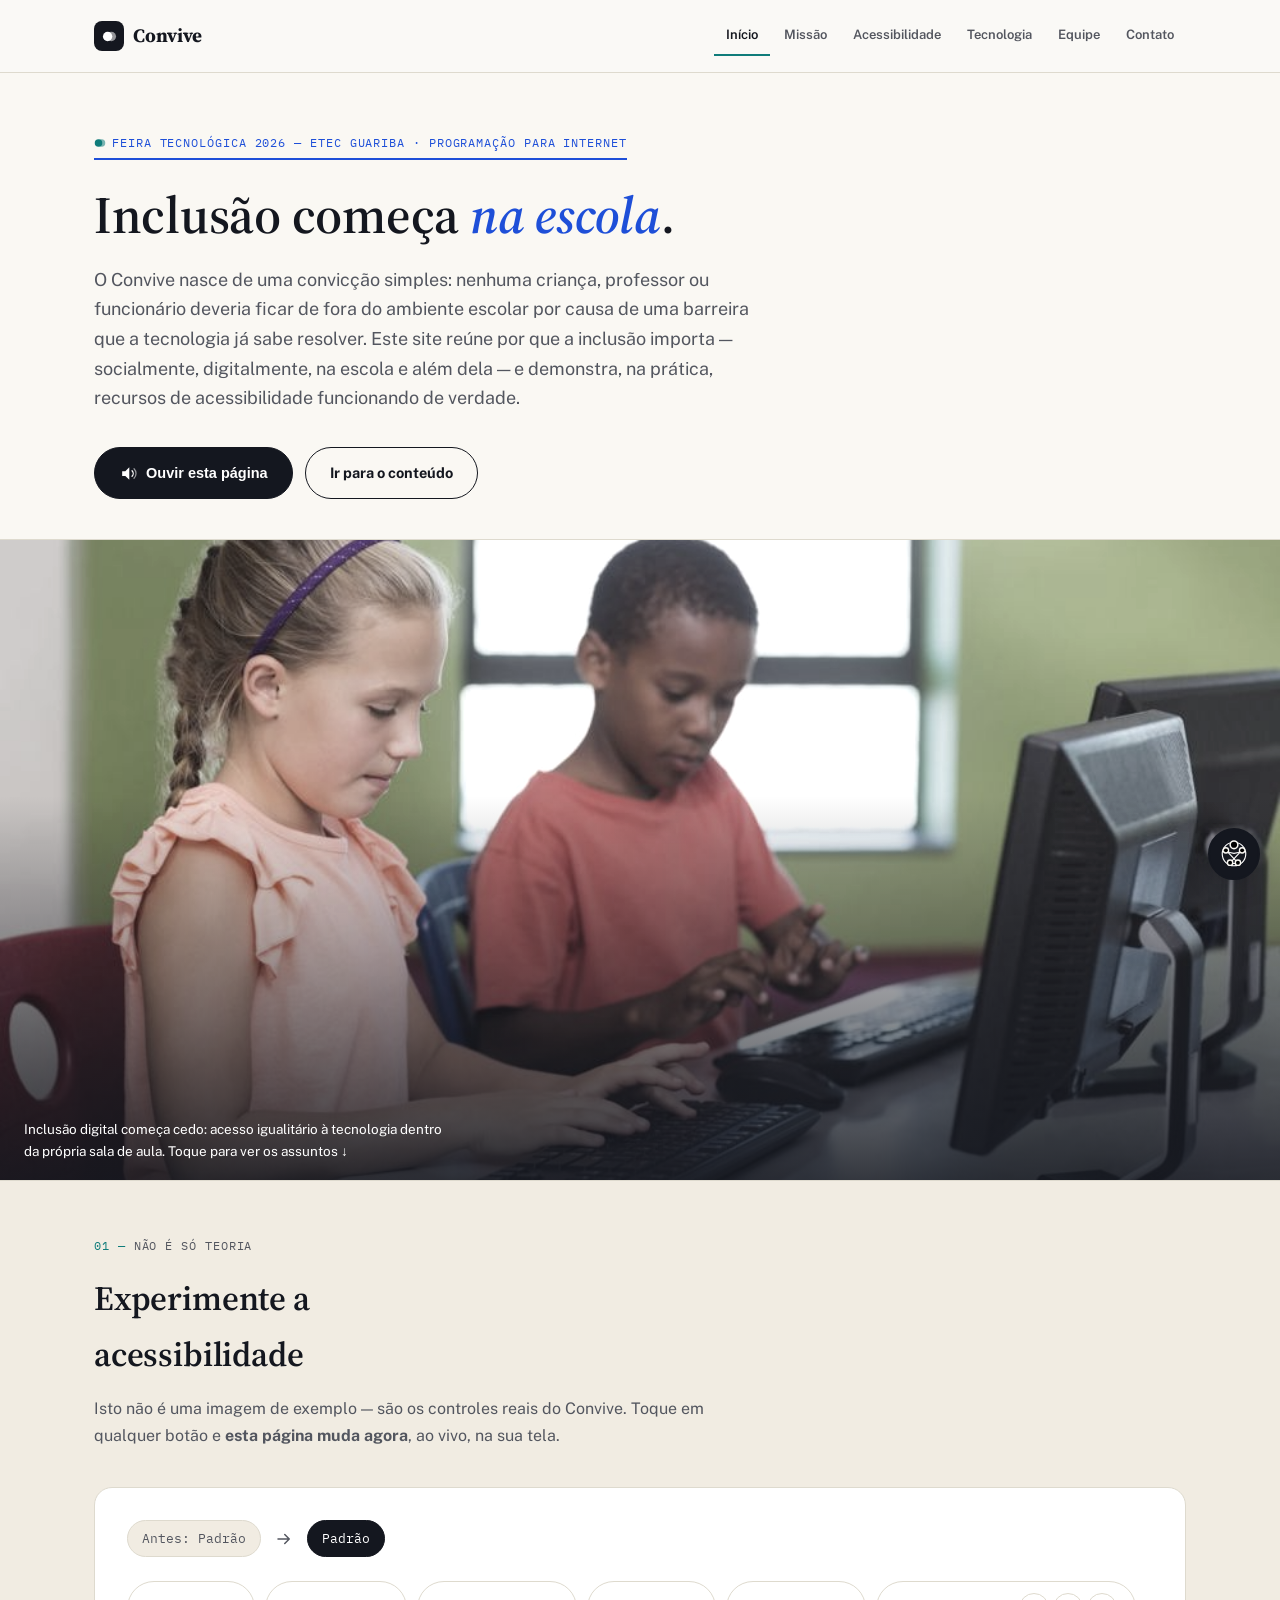
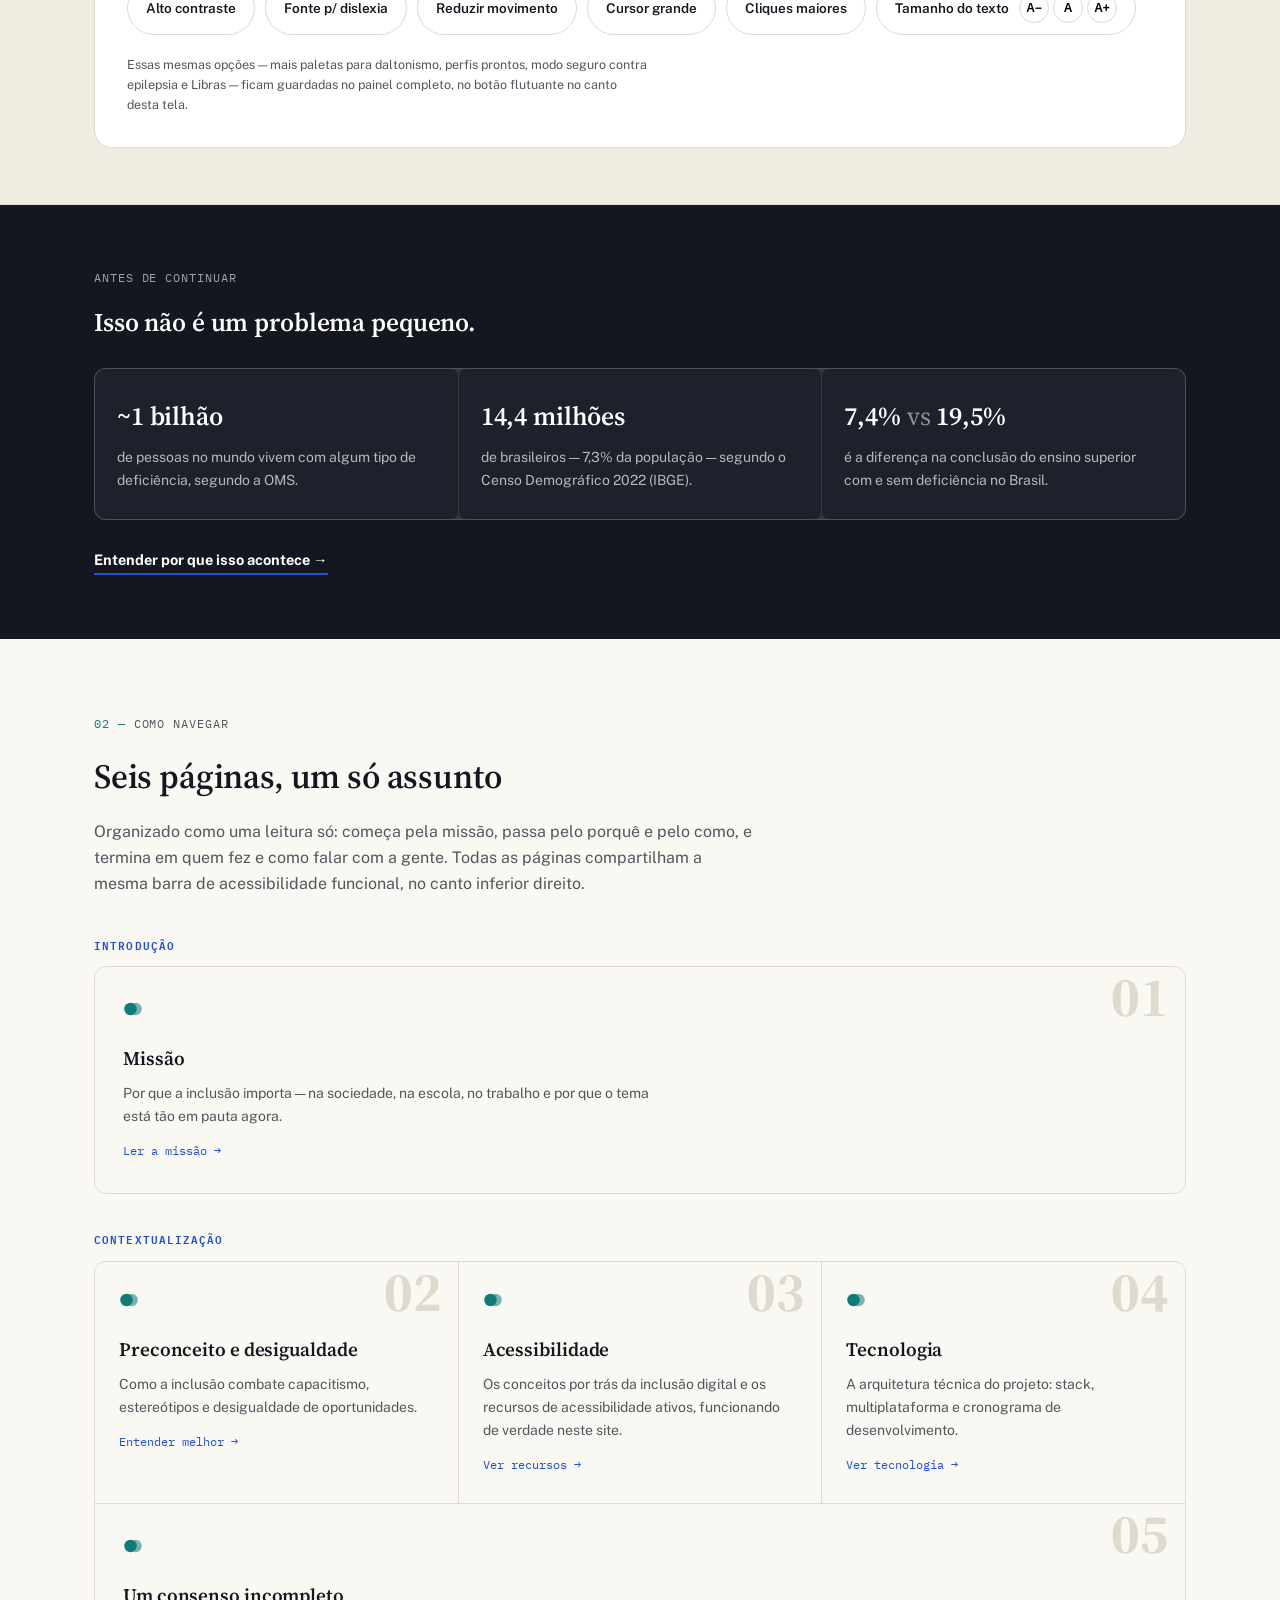
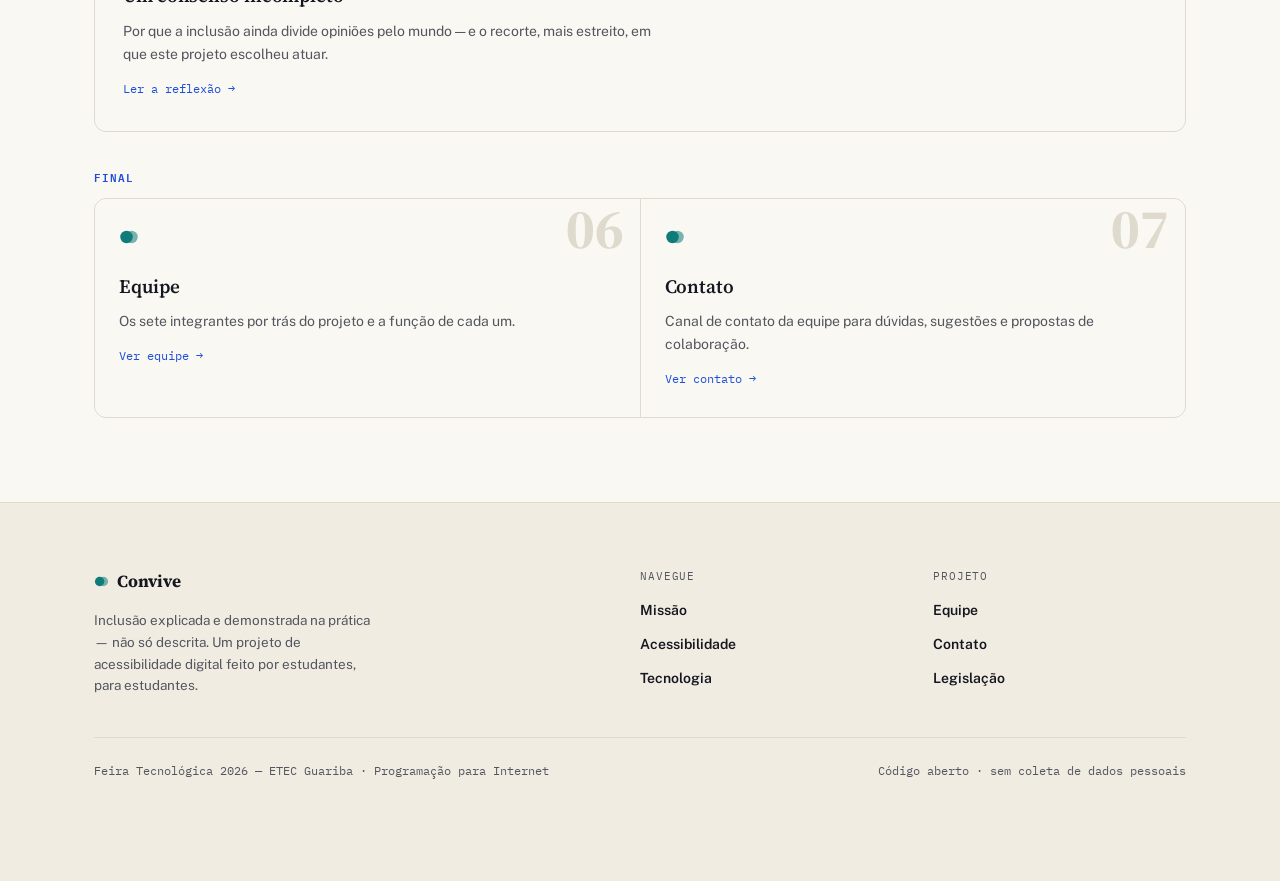
<file: index.html>
<!DOCTYPE html>
<html lang="pt-BR">
<head>
<meta charset="UTF-8">
<meta name="viewport" content="width=device-width, initial-scale=1.0, viewport-fit=cover">
<meta name="color-scheme" content="light only">
<meta name="theme-color" content="#14171F">
<title>Início — Convive</title>
<meta name="description" content="Plataforma web de inclusão escolar, com acessibilidade real e funcional.">
<link rel="preconnect" href="https://fonts.googleapis.com">
<link rel="preconnect" href="https://fonts.gstatic.com" crossorigin>
<link href="https://fonts.googleapis.com/css2?family=Source+Serif+4:opsz,wght@8..60,500;8..60,600;8..60,700&family=Public+Sans:wght@400;500;600;700&family=IBM+Plex+Mono:wght@500&family=Atkinson+Hyperlegible:wght@400;700&family=Fraunces:ital,opsz,wght@0,9..144,500;1,9..144,500;1,9..144,600&display=swap" rel="stylesheet">
<link rel="icon" href="favicon.svg" type="image/svg+xml">
<link rel="stylesheet" href="style.css">
<link rel="stylesheet" href="libras.css">
<link rel="stylesheet" href="motor.css">
</head>
<body>
<svg width="0" height="0" style="position:absolute" aria-hidden="true">
  <defs>
    <symbol id="brand-icon" viewBox="0 0 24 24">
      <circle cx="9" cy="12" r="7.5"/>
      <circle cx="15" cy="12" r="7.5" opacity=".55"/>
    </symbol>
    <symbol id="inclusion-icon" viewBox="0 0 100 100">
      <circle class="ii-ring" cx="50" cy="50" r="42" fill="none" stroke="currentColor" stroke-width="4" pathLength="1"/>
      <path class="ii-line" d="M21 37 Q50 59 79 37" fill="none" stroke="currentColor" stroke-width="4" stroke-linecap="round" pathLength="1"/>
      <path class="ii-line" d="M23 38 L63 81" fill="none" stroke="currentColor" stroke-width="4" stroke-linecap="round" pathLength="1"/>
      <path class="ii-line" d="M77 38 L37 81" fill="none" stroke="currentColor" stroke-width="4" stroke-linecap="round" pathLength="1"/>
      <path class="ii-line" d="M36 81 Q50 87 64 81" fill="none" stroke="currentColor" stroke-width="4" stroke-linecap="round" pathLength="1"/>
      <circle class="ii-node" cx="50" cy="17" r="13" fill="var(--paper)" stroke="var(--paper)" stroke-width="7"/>
      <circle class="ii-node ii-fill" cx="50" cy="17" r="11"/>
      <circle class="ii-node" cx="21" cy="37" r="9" fill="var(--paper)" stroke="var(--paper)" stroke-width="6"/>
      <circle class="ii-node ii-fill" cx="21" cy="37" r="7"/>
      <circle class="ii-node" cx="79" cy="37" r="9" fill="var(--paper)" stroke="var(--paper)" stroke-width="6"/>
      <circle class="ii-node ii-fill" cx="79" cy="37" r="7"/>
      <circle class="ii-node" cx="36" cy="81" r="9" fill="var(--paper)" stroke="var(--paper)" stroke-width="6"/>
      <circle class="ii-node ii-fill" cx="36" cy="81" r="7"/>
      <circle class="ii-node" cx="64" cy="81" r="9" fill="var(--paper)" stroke="var(--paper)" stroke-width="6"/>
      <circle class="ii-node ii-fill" cx="64" cy="81" r="7"/>
    </symbol>
  </defs>
</svg>
<a href="#main" class="skip-link">Pular para o conteúdo</a>
<div class="intro-loader" id="introLoader">
  <button class="intro-skip" id="introSkip" type="button">Pular introdução</button>
  <div class="intro-content" aria-hidden="true">
    <svg class="intro-inclusion" id="introInclusion" viewBox="0 0 100 100"><use href="#inclusion-icon" xlink:href="#inclusion-icon"></use></svg>
    <span class="intro-mark" id="introMark"><svg class="spark" viewBox="0 0 24 24"><use href="#brand-icon" xlink:href="#brand-icon"></use></svg><span id="introMarkText">Convive</span></span>
    <p class="intro-tagline" id="introTagline">Conhecimento para todos, do jeito de cada um.</p>
  </div>
</div>
<div class="scroll-progress" id="scrollProgress"></div>
<header class="topbar">
  <div class="wrap bar">
    <a href="index.html" class="brand"><span class="mk"><svg class="spark" viewBox="0 0 24 24"><use href="#brand-icon" xlink:href="#brand-icon"></use></svg></span>Convive</a>
    <button class="navtoggle" id="navToggle" aria-label="Abrir menu" aria-expanded="false">
      <svg width="22" height="22" viewBox="0 0 24 24" fill="none">
        <path class="bar bar1" d="M3 7h18" stroke="#14171F" stroke-width="1.8" stroke-linecap="round"/>
        <path class="bar bar2" d="M3 12h18" stroke="#14171F" stroke-width="1.8" stroke-linecap="round"/>
        <path class="bar bar3" d="M3 17h18" stroke="#14171F" stroke-width="1.8" stroke-linecap="round"/>
      </svg>
    </button>
    <nav class="navlinks" id="navLinks">
      <a href="index.html" aria-current="page">Início</a>
      <a href="missao.html">Missão</a>
      <a href="acessibilidade.html">Acessibilidade</a>
      <a href="tecnologia.html">Tecnologia</a>
      <a href="equipe.html">Equipe</a>
      <a href="contato.html">Contato</a>
    </nav>
  </div>
</header>
<div class="cb-banner" id="cbBanner" role="status" aria-live="polite">🎨 <span id="cbBannerText">Modo de cor ativo</span></div>
<div class="epilepsy-banner" id="epilepsyBanner" role="status" aria-live="polite">⚠️ <span id="epilepsyBannerText">Modo epilepsia ativo</span></div>
<main id="main">
  <section class="hero" id="top" data-narrate="Início">
    <div class="wrap">
      <span class="tag-label"><svg class="spark" viewBox="0 0 24 24"><use href="#brand-icon" xlink:href="#brand-icon"></use></svg>Feira Tecnológica 2026 — ETEC Guariba · Programação para Internet</span>
      <h1>Inclusão começa <span class="hl">na escola</span>.</h1>
      <p class="lede">O Convive nasce de uma convicção simples: nenhuma criança, professor ou funcionário deveria ficar de fora do ambiente escolar por causa de uma barreira que a tecnologia já sabe resolver. Este site reúne por que a inclusão importa — socialmente, digitalmente, na escola e além dela — e demonstra, na prática, recursos de acessibilidade funcionando de verdade.</p>
      <div class="cta-row">
        <button class="btn btn-primary listen-btn" id="heroListen"><svg class="listen-icon" viewBox="0 0 24 24" aria-hidden="true"><path d="M4 9v6h4l5 5V4L8 9H4z" fill="currentColor"/><path d="M16.5 8.5a5 5 0 0 1 0 7" stroke="currentColor" stroke-width="1.6" fill="none" stroke-linecap="round"/><path d="M19 6a8.5 8.5 0 0 1 0 12" stroke="currentColor" stroke-width="1.6" fill="none" stroke-linecap="round" opacity=".55"/></svg>Ouvir esta página</button>
        <a href="missao.html" class="btn btn-ghost">Ir para o conteúdo</a>
      </div>
    </div>
    <a class="hero-imgwrap" href="#mapa" aria-label="Ir direto para os assuntos do site">
      <div class="frame">
        <img src="img/kids-computer.jpg" width="1000" height="666" loading="eager" fetchpriority="high" decoding="async" alt="Duas crianças sentadas lado a lado usando computadores em uma sala de aula, digitando no teclado com atenção.">
        <div class="tint"></div>
        <div class="cap">Inclusão digital começa cedo: acesso igualitário à tecnologia dentro da própria sala de aula. Toque para ver os assuntos ↓</div>
      </div>
    </a>
  </section>

  <section id="demo" class="demo-lab" data-narrate="Experimente a acessibilidade">
    <div class="wrap">
      <div class="section-head">
        <span class="eyebrow">Não é só teoria</span>
        <h2>Experimente a acessibilidade</h2>
        <p>Isto não é uma imagem de exemplo — são os controles reais do Convive. Toque em qualquer botão e <strong>esta página muda agora</strong>, ao vivo, na sua tela.</p>
      </div>
      <div class="demo-panel">
        <div class="demo-before-after">
          <span class="demo-tag">Antes: Padrão</span>
          <svg class="demo-arrow" viewBox="0 0 24 24" aria-hidden="true"><path d="M4 12h15M13 6l6 6-6 6" stroke="currentColor" stroke-width="2" fill="none" stroke-linecap="round" stroke-linejoin="round"/></svg>
          <span class="demo-tag demo-tag-after" id="demoAfterTag">Padrão</span>
        </div>
        <div class="demo-controls">
          <button data-toggle="high-contrast" class="demo-btn">Alto contraste</button>
          <button data-toggle="dyslexia-mode" class="demo-btn">Fonte p/ dislexia</button>
          <button data-toggle="reduce-motion" class="demo-btn">Reduzir movimento</button>
          <button data-motor="cursor" aria-pressed="false" class="demo-btn">Cursor grande</button>
          <button data-toggle="big-click" class="demo-btn">Cliques maiores</button>
          <div class="demo-btn demo-font-group">
            <span>Tamanho do texto</span>
            <div class="demo-font-buttons">
              <button data-font="dec" aria-label="Diminuir fonte">A−</button>
              <button data-font="reset" aria-label="Fonte padrão">A</button>
              <button data-font="inc" aria-label="Aumentar fonte">A+</button>
            </div>
          </div>
        </div>
        <p class="demo-note">Essas mesmas opções — mais paletas para daltonismo, perfis prontos, modo seguro contra epilepsia e Libras — ficam guardadas no painel completo, no botão flutuante no canto desta tela.</p>
      </div>
    </div>
  </section>

  <section class="impact-band" data-narrate="Por que isso importa">
    <div class="wrap">
      <span class="eyebrow" style="color:rgba(255,255,255,.6);">Antes de continuar</span>
      <h2 style="color:#fff; margin-bottom:24px;">Isso não é um problema pequeno.</h2>
      <div class="stat-row impact-stats">
        <div class="stat-box"><h3>~1 bilhão</h3><p>de pessoas no mundo vivem com algum tipo de deficiência, segundo a OMS.</p></div>
        <div class="stat-box"><h3>14,4 milhões</h3><p>de brasileiros — 7,3% da população — segundo o Censo Demográfico 2022 (IBGE).</p></div>
        <div class="stat-box"><h3>7,4% <span style="opacity:.5; font-weight:400;">vs</span> 19,5%</h3><p>é a diferença na conclusão do ensino superior com e sem deficiência no Brasil.</p></div>
      </div>
      <a href="missao.html" class="impact-link">Entender por que isso acontece →</a>
    </div>
  </section>

  <section id="mapa" data-narrate="Como o site está organizado">
    <div class="wrap">
      <div class="section-head">
        <span class="eyebrow">Como navegar</span>
        <h2>Seis páginas, um só assunto</h2>
        <p>Organizado como uma leitura só: começa pela missão, passa pelo porquê e pelo como, e termina em quem fez e como falar com a gente. Todas as páginas compartilham a mesma barra de acessibilidade funcional, no canto inferior direito.</p>
      </div>

      <p class="phase-label">Introdução</p>
      <div class="nav-grid nav-grid-1">
        <a class="nav-card" href="missao.html"><span class="idx">01</span><svg class="spark" viewBox="0 0 24 24"><use href="#brand-icon" xlink:href="#brand-icon"></use></svg><h3>Missão</h3><p>Por que a inclusão importa — na sociedade, na escola, no trabalho e por que o tema está tão em pauta agora.</p><span class="go">Ler a missão →</span></a>
      </div>

      <p class="phase-label">Contextualização</p>
      <div class="nav-grid">
        <a class="nav-card" href="preconceito.html"><span class="idx">02</span><svg class="spark" viewBox="0 0 24 24"><use href="#brand-icon" xlink:href="#brand-icon"></use></svg><h3>Preconceito e desigualdade</h3><p>Como a inclusão combate capacitismo, estereótipos e desigualdade de oportunidades.</p><span class="go">Entender melhor →</span></a>
        <a class="nav-card" href="acessibilidade.html"><span class="idx">03</span><svg class="spark" viewBox="0 0 24 24"><use href="#brand-icon" xlink:href="#brand-icon"></use></svg><h3>Acessibilidade</h3><p>Os conceitos por trás da inclusão digital e os recursos de acessibilidade ativos, funcionando de verdade neste site.</p><span class="go">Ver recursos →</span></a>
        <a class="nav-card" href="tecnologia.html"><span class="idx">04</span><svg class="spark" viewBox="0 0 24 24"><use href="#brand-icon" xlink:href="#brand-icon"></use></svg><h3>Tecnologia</h3><p>A arquitetura técnica do projeto: stack, multiplataforma e cronograma de desenvolvimento.</p><span class="go">Ver tecnologia →</span></a>
        <a class="nav-card" href="polarizacao.html"><span class="idx">05</span><svg class="spark" viewBox="0 0 24 24"><use href="#brand-icon" xlink:href="#brand-icon"></use></svg><h3>Um consenso incompleto</h3><p>Por que a inclusão ainda divide opiniões pelo mundo — e o recorte, mais estreito, em que este projeto escolheu atuar.</p><span class="go">Ler a reflexão →</span></a>
      </div>

      <p class="phase-label">Final</p>
      <div class="nav-grid nav-grid-2">
        <a class="nav-card" href="equipe.html"><span class="idx">06</span><svg class="spark" viewBox="0 0 24 24"><use href="#brand-icon" xlink:href="#brand-icon"></use></svg><h3>Equipe</h3><p>Os sete integrantes por trás do projeto e a função de cada um.</p><span class="go">Ver equipe →</span></a>
        <a class="nav-card" href="contato.html"><span class="idx">07</span><svg class="spark" viewBox="0 0 24 24"><use href="#brand-icon" xlink:href="#brand-icon"></use></svg><h3>Contato</h3><p>Canal de contato da equipe para dúvidas, sugestões e propostas de colaboração.</p><span class="go">Ver contato →</span></a>
      </div>
    </div>
  </section>
</main>
<footer>
  <div class="wrap">
    <div class="footer-grid">
      <div class="footer-col footer-brand">
        <span class="fb"><svg class="spark" viewBox="0 0 24 24"><use href="#brand-icon" xlink:href="#brand-icon"></use></svg>Convive</span>
        <p>Inclusão explicada e demonstrada na prática — não só descrita. Um projeto de acessibilidade digital feito por estudantes, para estudantes.</p>
      </div>
      <div class="footer-col">
        <span class="footer-h">Navegue</span>
        <a href="missao.html">Missão</a>
        <a href="acessibilidade.html">Acessibilidade</a>
        <a href="tecnologia.html">Tecnologia</a>
      </div>
      <div class="footer-col">
        <span class="footer-h">Projeto</span>
        <a href="equipe.html">Equipe</a>
        <a href="contato.html">Contato</a>
        <a href="legislacao.html">Legislação</a>
      </div>
    </div>
    <div class="footer-bottom">
      <span class="fm">Feira Tecnológica 2026 — ETEC Guariba · Programação para Internet</span>
      <span class="fm">Código aberto · sem coleta de dados pessoais</span>
    </div>
  </div>
</footer>
<div class="toast-wrap" id="toastWrap" role="status" aria-live="polite"></div>

<button class="totop" id="toTop" aria-label="Voltar ao topo">↑</button>

<div class="a11y-bar">
  <button class="a11y-fab" id="a11yFab" aria-label="Abrir painel de acessibilidade" aria-expanded="false"><svg class="fab-icon" viewBox="0 0 100 100" aria-hidden="true"><use href="#inclusion-icon" xlink:href="#inclusion-icon"></use></svg></button>
  <div class="a11y-panel" id="a11yPanel" role="dialog" aria-label="Painel de acessibilidade">
    <button class="a11y-close" id="a11yClose" aria-label="Fechar painel">✕</button>
    <h2>Acessibilidade</h2>
    <p class="sub">Ajustes reais, aplicados agora nesta página.</p>

    <button class="a11y-listen" id="a11yListen"><svg class="listen-icon" viewBox="0 0 24 24" aria-hidden="true"><path d="M4 9v6h4l5 5V4L8 9H4z" fill="currentColor"/><path d="M16.5 8.5a5 5 0 0 1 0 7" stroke="currentColor" stroke-width="1.6" fill="none" stroke-linecap="round"/><path d="M19 6a8.5 8.5 0 0 1 0 12" stroke="currentColor" stroke-width="1.6" fill="none" stroke-linecap="round" opacity=".55"/></svg>Ouvir esta página</button>

    <div class="a11y-group a11y-profiles">
      <span class="lbl">Perfis rápidos</span>
      <div class="a11y-row">
        <button data-profile="baixa-visao">Baixa visão</button>
        <button data-profile="dislexia">Dislexia</button>
        <button data-profile="mobilidade">Mobilidade reduzida</button>
        <button data-profile="fotossensibilidade">Fotossensibilidade</button>
      </div>
      <p class="profile-note">Cada perfil liga vários ajustes de uma vez — você ainda pode ligar ou desligar qualquer um deles abaixo, individualmente.</p>
    </div>

    <div class="a11y-category">
      <span class="cat-h"><svg class="cat-icon" viewBox="0 0 24 24" aria-hidden="true"><path d="M1 12s4-7 11-7 11 7 11 7-4 7-11 7-11-7-11-7z" fill="none" stroke="currentColor" stroke-width="1.6"/><circle cx="12" cy="12" r="3.2" fill="currentColor"/></svg>Visão</span>
      <div class="a11y-group">
        <span class="lbl">Tamanho do texto</span>
        <div class="a11y-row">
          <button id="fontDec" data-font="dec" aria-label="Diminuir fonte">A−</button>
          <button id="fontReset" data-font="reset" aria-label="Fonte padrão">A</button>
          <button id="fontInc" data-font="inc" aria-label="Aumentar fonte">A+</button>
        </div>
      </div>
      <div class="a11y-group">
        <span class="lbl">Contraste e cursor</span>
        <div class="a11y-row">
          <button data-toggle="high-contrast">Alto contraste</button>
          <button data-motor="cursor" aria-pressed="false">Cursor grande</button>
          <button data-motor="focus" aria-pressed="false">Foco grande</button>
        </div>
      </div>
      <div class="a11y-group">
        <span class="lbl">Paletas para os 7 tipos de daltonismo</span>
        <div class="a11y-row" id="cbRow">
          <button data-cb="none" class="active">Padrão</button>
          <button data-cb="cb-protanopia">Protanopia</button>
          <button data-cb="cb-protanomalia">Protanomalia</button>
          <button data-cb="cb-deuteranopia">Deuteranopia</button>
          <button data-cb="cb-deuteranomalia">Deuteranomalia</button>
          <button data-cb="cb-tritanopia">Tritanopia</button>
          <button data-cb="cb-tritanomalia">Tritanomalia</button>
          <button data-cb="cb-acromatopsia">Acromatopsia</button>
        </div>
      </div>
    </div>

    <div class="a11y-category">
      <span class="cat-h"><svg class="cat-icon" viewBox="0 0 24 24" aria-hidden="true"><path d="M12 2a7 7 0 0 0-4 12.7V17a2 2 0 0 0 2 2h4a2 2 0 0 0 2-2v-2.3A7 7 0 0 0 12 2z" fill="none" stroke="currentColor" stroke-width="1.6"/><line x1="10" y1="22" x2="14" y2="22" stroke="currentColor" stroke-width="1.6"/></svg>Cognição e leitura</span>
      <div class="a11y-group">
        <span class="lbl">Leitura e movimento</span>
        <div class="a11y-row">
          <button data-toggle="dyslexia-mode">Fonte p/ dislexia</button>
          <button data-toggle="reduce-motion">Reduzir movimento</button>
        </div>
      </div>
      <div class="a11y-group">
        <span class="lbl">Epilepsia / fotossensibilidade</span>
        <div class="a11y-row">
          <button id="epilepsyToggle" class="epilepsy-btn">Modo seguro (muda tudo)</button>
        </div>
      </div>
    </div>

    <div class="a11y-category">
      <span class="cat-h"><svg class="cat-icon" viewBox="0 0 24 24" aria-hidden="true"><circle cx="12" cy="12" r="9.5" fill="none" stroke="currentColor" stroke-width="1.6"/><path d="M12 7v5l3.5 2" stroke="currentColor" stroke-width="1.6" fill="none" stroke-linecap="round"/></svg>Mobilidade</span>
      <div class="a11y-group">
        <div class="a11y-row">
          <button data-motor="targets" aria-pressed="false">Toque ampliado</button>
          <button data-motor="spacing" aria-pressed="false">Espaçamento</button>
        </div>
        <div class="a11y-row">
          <button data-motor="gestures" aria-pressed="false">Sem gestos</button>
          <button data-motor="confirm" aria-pressed="false">Confirmar ações</button>
        </div>
        <div class="a11y-row">
          <button data-motor="time" aria-pressed="false">Tempo estendido</button>
          <button data-toggle="big-click">Cliques maiores</button>
        </div>
        <button class="motor-all-btn" id="motorAllBtn" type="button">Ativar todas as opções recomendadas</button>
      </div>
    </div>

    <div class="a11y-category">
      <span class="cat-h"><svg class="cat-icon" viewBox="0 0 24 24" aria-hidden="true"><rect x="2" y="6" width="20" height="12" rx="2" fill="none" stroke="currentColor" stroke-width="1.6"/><line x1="6" y1="10" x2="6" y2="10" stroke="currentColor" stroke-width="2" stroke-linecap="round"/><line x1="10" y1="10" x2="10" y2="10" stroke="currentColor" stroke-width="2" stroke-linecap="round"/><line x1="14" y1="10" x2="14" y2="10" stroke="currentColor" stroke-width="2" stroke-linecap="round"/><line x1="7" y1="14" x2="17" y2="14" stroke="currentColor" stroke-width="2" stroke-linecap="round"/></svg>Navegação</span>
      <div class="a11y-group">
        <span class="lbl">Foco e teclado</span>
        <div class="a11y-row">
          <button data-toggle="link-highlight">Destacar links</button>
        </div>
        <p class="cat-note">A navegação completa por Tab e o indicador de foco visível já funcionam em toda a página, sempre — não são um botão para ligar.</p>
      </div>
    </div>

    <div class="a11y-category">
      <span class="cat-h"><svg class="cat-icon" viewBox="0 0 100 100" aria-hidden="true"><use href="#inclusion-icon" xlink:href="#inclusion-icon"></use></svg>Comunicação</span>
      <div class="a11y-group">
        <button class="a11y-libras-btn" id="librasOpenBtn" aria-haspopup="dialog" aria-controls="librasPanel">
          <svg class="lt-icon" viewBox="0 0 100 100" aria-hidden="true"><use href="#inclusion-icon" xlink:href="#inclusion-icon"></use></svg>
          <span>Ativar Libras<small>Abre o intérprete em uma janela à parte</small></span>
        </button>
      </div>
    </div>

    <button class="a11y-reset" id="a11yReset">Restaurar tudo</button>
  </div>
</div>

<div class="narrator-bar" id="narratorBar">
  <div class="nb-progress" id="nbProgress"></div>
  <button id="nbPlayPause" aria-label="Pausar leitura">⏸</button>
  <div class="nb-info">
    <div class="nb-label">Ouvindo esta página</div>
    <div class="nb-text" id="nbText">Início</div>
  </div>
  <button id="nbStop" aria-label="Parar leitura">✕</button>
</div>
<script src="motor.js"></script>
<script src="script.js"></script>

<div class="libras-panel size-md pos-br" id="librasPanel" role="dialog" aria-label="Intérprete de Libras" aria-hidden="true">
  <div class="lp-header">
    <svg class="lt-icon" viewBox="0 0 100 100" aria-hidden="true"><use href="#inclusion-icon" xlink:href="#inclusion-icon"></use></svg>
    <div class="lp-title"><strong id="lpTitle">Libras</strong><span>Convive &middot; intérprete</span></div>
    <button id="lpMinimize" aria-label="Minimizar painel de Libras">&#8211;</button>
    <button id="lpClose" aria-label="Fechar painel de Libras">&#10005;</button>
  </div>
  <div class="lp-body">
    <div class="lp-stage" id="lpStage">
      <div class="lp-placeholder"><svg class="lt-icon" viewBox="0 0 100 100" aria-hidden="true"><use href="#inclusion-icon" xlink:href="#inclusion-icon"></use></svg><p>Selecione um trecho com "Ver em Libras" para carregar o conteúdo.</p></div>
    </div>
    <div class="lp-controls">
      <button id="lpPlay" aria-label="Reproduzir">&#9654;</button>
      <button id="lpRestart" aria-label="Reiniciar">&#8635;</button>
      <div class="lp-progress" id="lpProgress"><div class="lp-progress-fill" id="lpProgressFill"></div></div>
      <button class="lp-speed" id="lpSpeedBtn">1x</button>
      <button id="lpFullscreen" aria-label="Tela cheia">&#9974;</button>
    </div>
    <p class="lp-caption" id="lpCaption"></p>

    <button class="lp-settings-toggle" id="lpSettingsToggle" aria-expanded="false" aria-controls="lpSettings">Configurações do intérprete</button>
    <div class="lp-settings" id="lpSettings">
      <span class="lbl">Tamanho</span>
      <div class="lp-set-row">
        <button data-libras-size="sm">Pequeno</button>
        <button data-libras-size="md" class="active">Médio</button>
        <button data-libras-size="lg">Grande</button>
      </div>
      <span class="lbl">Posição</span>
      <div class="lp-set-row">
        <button data-libras-pos="br" class="active">Inf. direito</button>
        <button data-libras-pos="bl">Inf. esquerdo</button>
        <button data-libras-pos="tr">Sup. direito</button>
      </div>
      <span class="lbl">Reprodução</span>
      <div class="lp-set-row">
        <button data-libras-play="manual" class="active">Manual</button>
        <button data-libras-play="auto">Automática</button>
      </div>
    </div>
  </div>
</div>
<div vw class="enabled vlibras-dock">
  <div vw-access-button class="active"></div>
  <div vw-plugin-wrapper>
    <div class="vw-plugin-top-wrapper"></div>
  </div>
</div>
<script src="https://vlibras.gov.br/app/vlibras-plugin.js"></script>
<script>
  if (window.VLibras) { new window.VLibras.Widget('https://vlibras.gov.br/app'); }
</script>

<script src="libras-data.js"></script>
<script src="libras.js"></script>
</body>
</html>
</file>
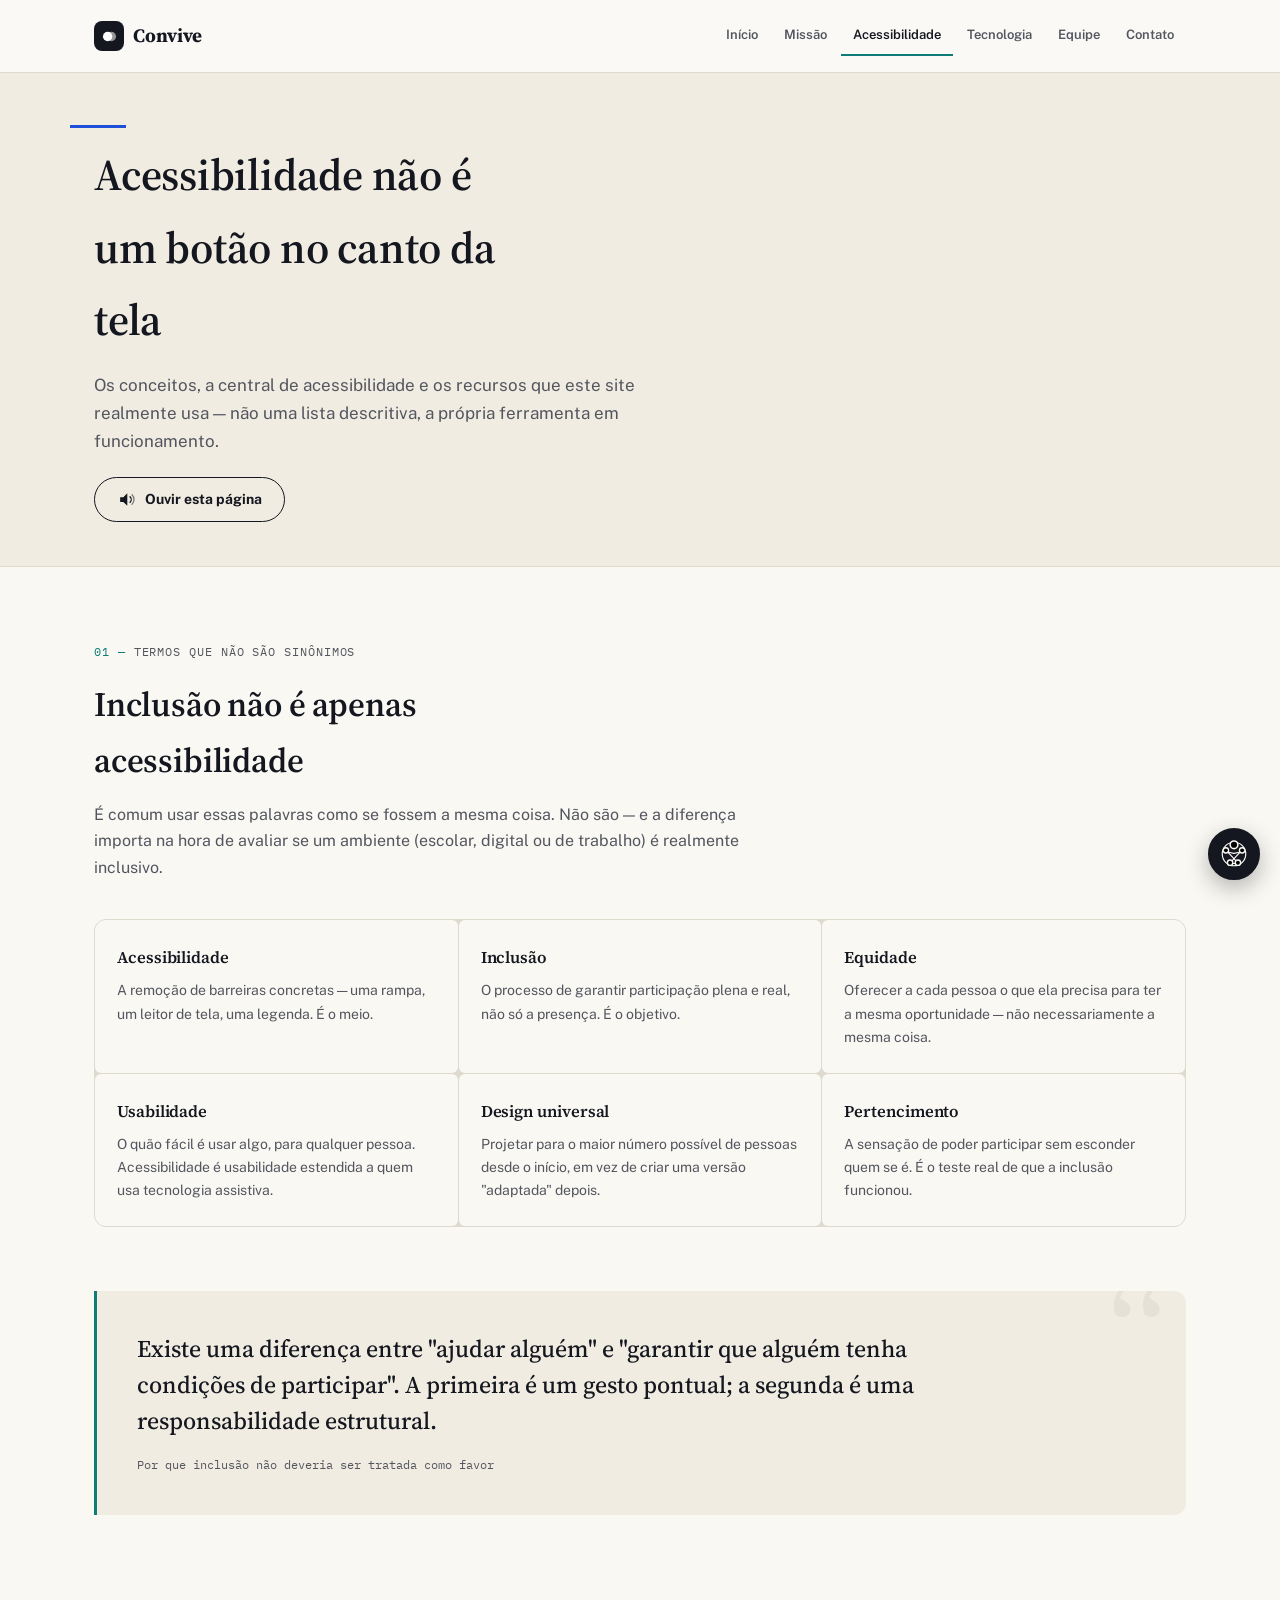
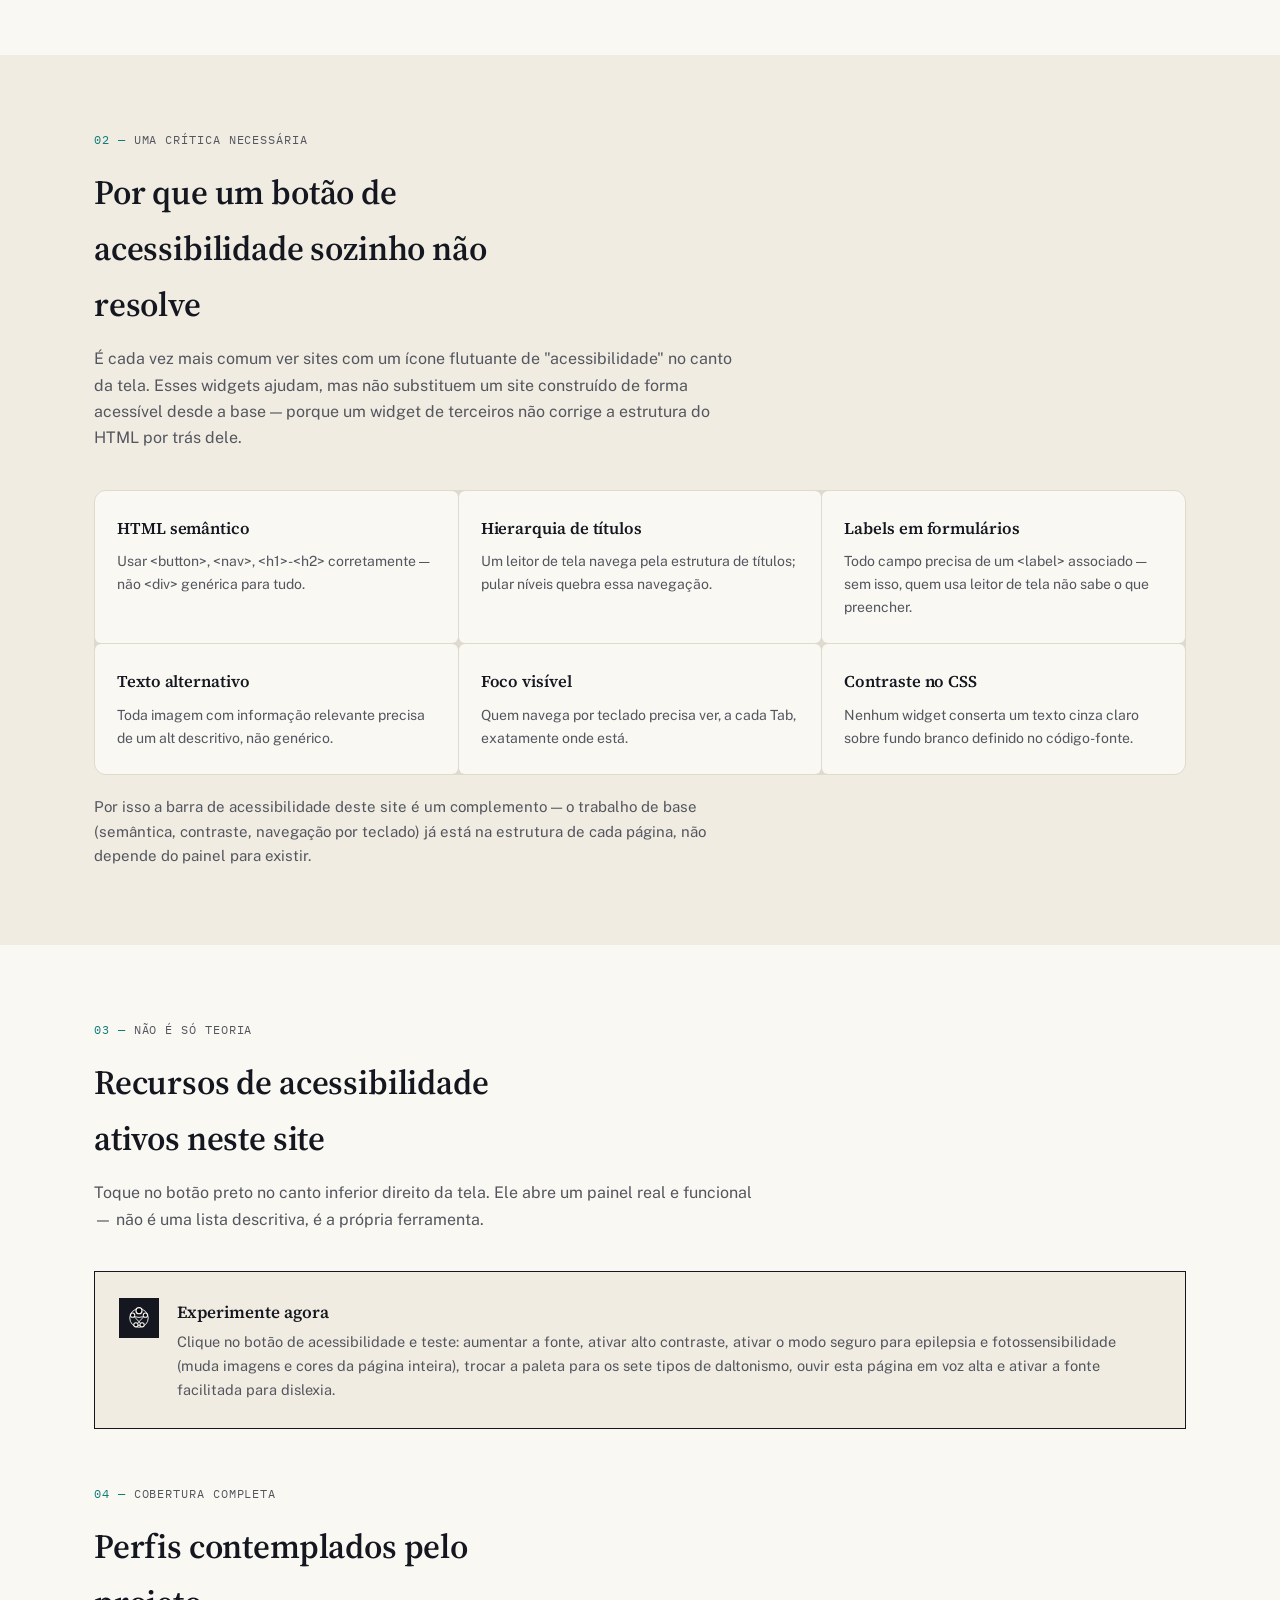
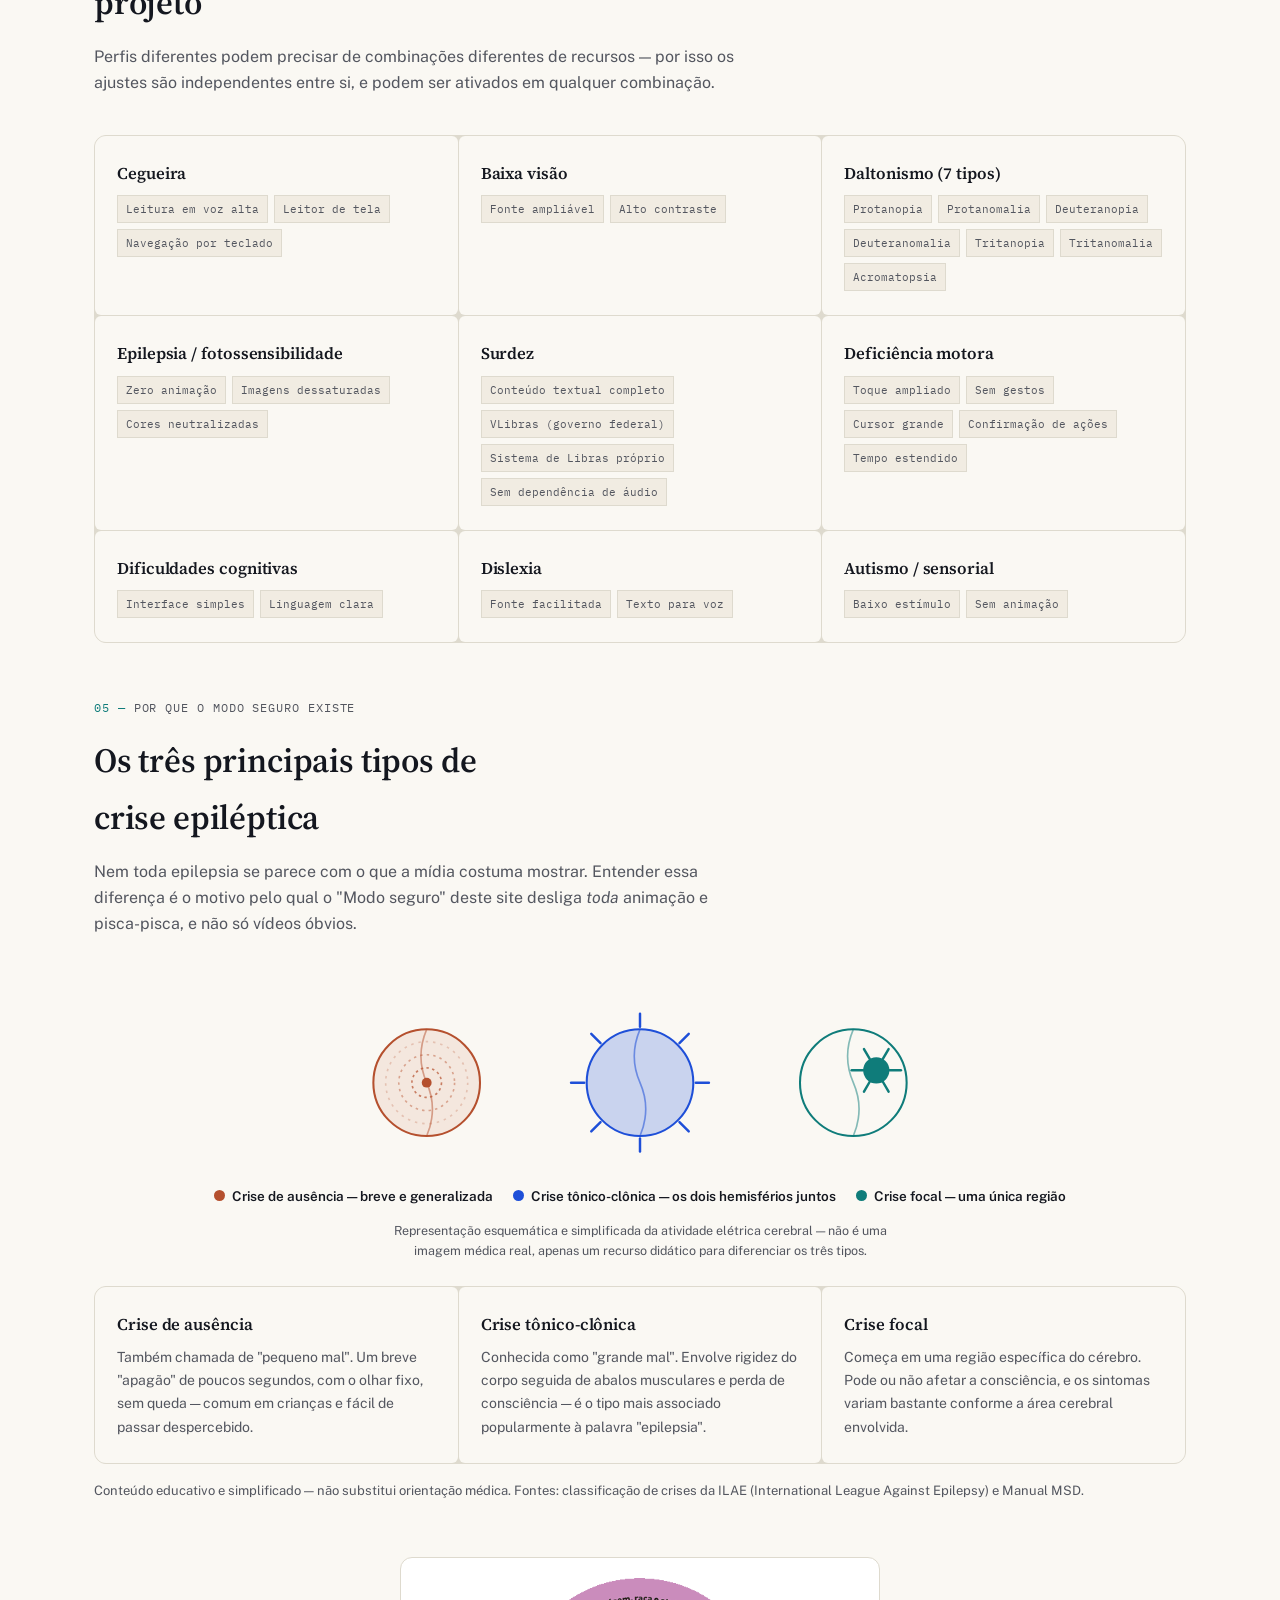
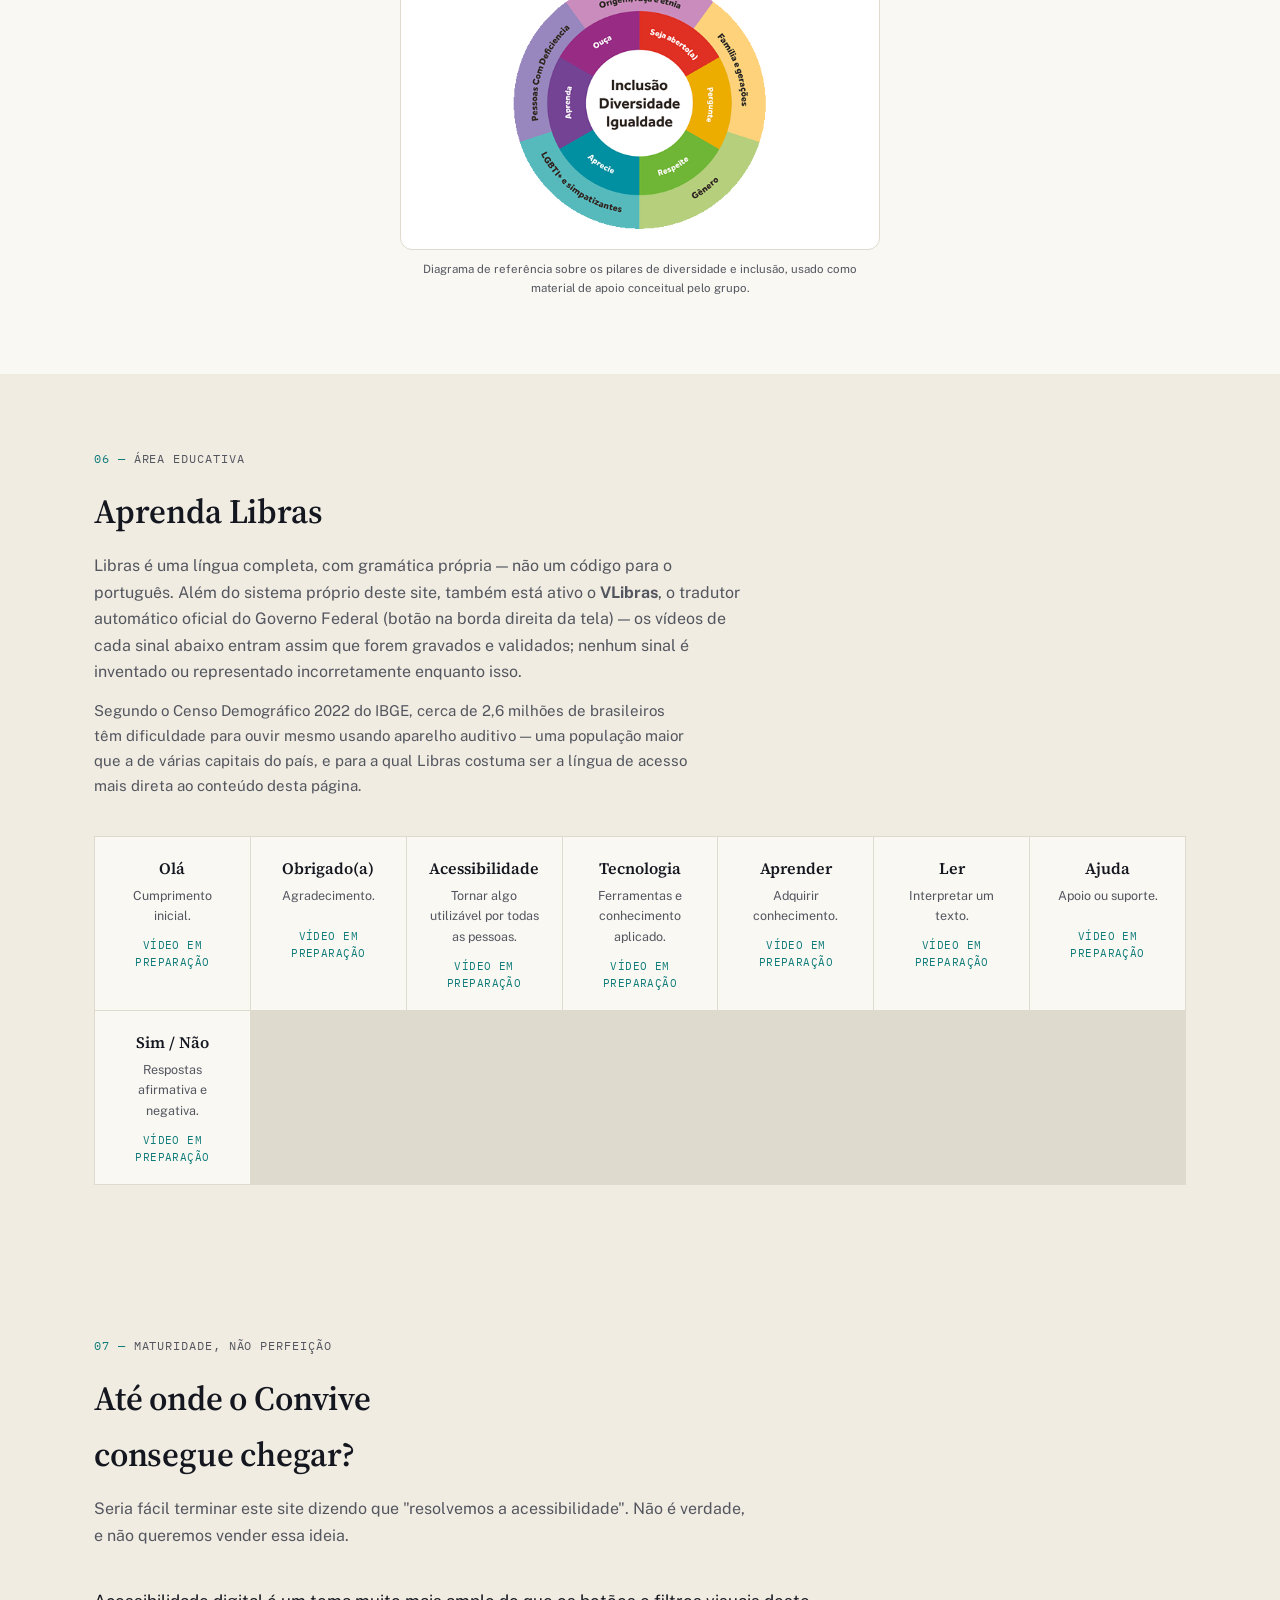
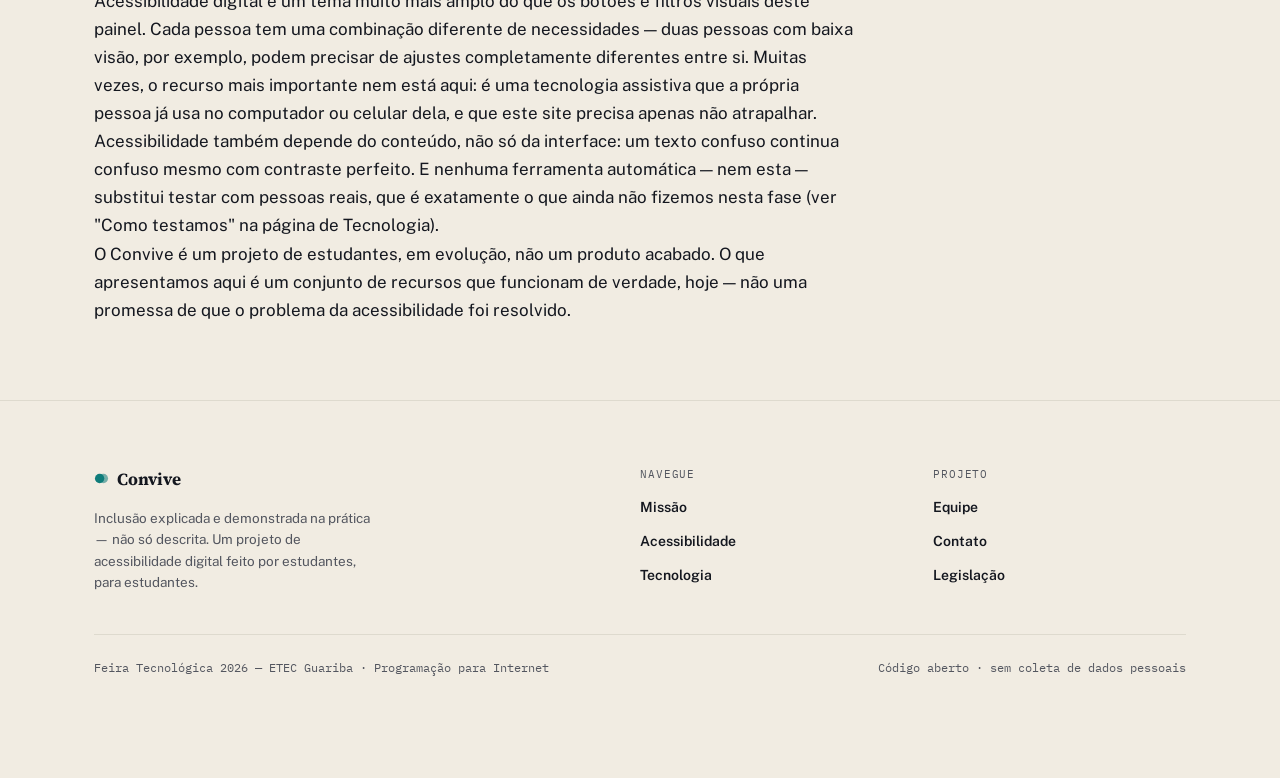
<file: acessibilidade.html>
<!DOCTYPE html>
<html lang="pt-BR">
<head>
<meta charset="UTF-8">
<meta name="viewport" content="width=device-width, initial-scale=1.0, viewport-fit=cover">
<meta name="color-scheme" content="light only">
<meta name="theme-color" content="#14171F">
<title>Acessibilidade — Convive</title>
<meta name="description" content="Conceitos de acessibilidade e recursos reais ativos no site.">
<link rel="preconnect" href="https://fonts.googleapis.com">
<link rel="preconnect" href="https://fonts.gstatic.com" crossorigin>
<link href="https://fonts.googleapis.com/css2?family=Source+Serif+4:opsz,wght@8..60,500;8..60,600;8..60,700&family=Public+Sans:wght@400;500;600;700&family=IBM+Plex+Mono:wght@500&family=Atkinson+Hyperlegible:wght@400;700&family=Fraunces:ital,opsz,wght@0,9..144,500;1,9..144,500;1,9..144,600&display=swap" rel="stylesheet">
<link rel="icon" href="favicon.svg" type="image/svg+xml">
<link rel="stylesheet" href="style.css">
<link rel="stylesheet" href="libras.css">
<link rel="stylesheet" href="motor.css">
</head>
<body>
<svg width="0" height="0" style="position:absolute" aria-hidden="true">
  <defs>
    <symbol id="brand-icon" viewBox="0 0 24 24">
      <circle cx="9" cy="12" r="7.5"/>
      <circle cx="15" cy="12" r="7.5" opacity=".55"/>
    </symbol>
    <symbol id="inclusion-icon" viewBox="0 0 100 100">
      <circle class="ii-ring" cx="50" cy="50" r="42" fill="none" stroke="currentColor" stroke-width="4" pathLength="1"/>
      <path class="ii-line" d="M21 37 Q50 59 79 37" fill="none" stroke="currentColor" stroke-width="4" stroke-linecap="round" pathLength="1"/>
      <path class="ii-line" d="M23 38 L63 81" fill="none" stroke="currentColor" stroke-width="4" stroke-linecap="round" pathLength="1"/>
      <path class="ii-line" d="M77 38 L37 81" fill="none" stroke="currentColor" stroke-width="4" stroke-linecap="round" pathLength="1"/>
      <path class="ii-line" d="M36 81 Q50 87 64 81" fill="none" stroke="currentColor" stroke-width="4" stroke-linecap="round" pathLength="1"/>
      <circle class="ii-node" cx="50" cy="17" r="13" fill="var(--paper)" stroke="var(--paper)" stroke-width="7"/>
      <circle class="ii-node ii-fill" cx="50" cy="17" r="11"/>
      <circle class="ii-node" cx="21" cy="37" r="9" fill="var(--paper)" stroke="var(--paper)" stroke-width="6"/>
      <circle class="ii-node ii-fill" cx="21" cy="37" r="7"/>
      <circle class="ii-node" cx="79" cy="37" r="9" fill="var(--paper)" stroke="var(--paper)" stroke-width="6"/>
      <circle class="ii-node ii-fill" cx="79" cy="37" r="7"/>
      <circle class="ii-node" cx="36" cy="81" r="9" fill="var(--paper)" stroke="var(--paper)" stroke-width="6"/>
      <circle class="ii-node ii-fill" cx="36" cy="81" r="7"/>
      <circle class="ii-node" cx="64" cy="81" r="9" fill="var(--paper)" stroke="var(--paper)" stroke-width="6"/>
      <circle class="ii-node ii-fill" cx="64" cy="81" r="7"/>
    </symbol>
  </defs>
</svg>
<a href="#main" class="skip-link">Pular para o conteúdo</a>
<div class="intro-loader" id="introLoader">
  <button class="intro-skip" id="introSkip" type="button">Pular introdução</button>
  <div class="intro-content" aria-hidden="true">
    <svg class="intro-inclusion" id="introInclusion" viewBox="0 0 100 100"><use href="#inclusion-icon" xlink:href="#inclusion-icon"></use></svg>
    <span class="intro-mark" id="introMark"><svg class="spark" viewBox="0 0 24 24"><use href="#brand-icon" xlink:href="#brand-icon"></use></svg><span id="introMarkText">Convive</span></span>
    <p class="intro-tagline" id="introTagline">Conhecimento para todos, do jeito de cada um.</p>
  </div>
</div>
<div class="scroll-progress" id="scrollProgress"></div>
<header class="topbar">
  <div class="wrap bar">
    <a href="index.html" class="brand"><span class="mk"><svg class="spark" viewBox="0 0 24 24"><use href="#brand-icon" xlink:href="#brand-icon"></use></svg></span>Convive</a>
    <button class="navtoggle" id="navToggle" aria-label="Abrir menu" aria-expanded="false">
      <svg width="22" height="22" viewBox="0 0 24 24" fill="none">
        <path class="bar bar1" d="M3 7h18" stroke="#14171F" stroke-width="1.8" stroke-linecap="round"/>
        <path class="bar bar2" d="M3 12h18" stroke="#14171F" stroke-width="1.8" stroke-linecap="round"/>
        <path class="bar bar3" d="M3 17h18" stroke="#14171F" stroke-width="1.8" stroke-linecap="round"/>
      </svg>
    </button>
    <nav class="navlinks" id="navLinks">
      <a href="index.html">Início</a>
      <a href="missao.html">Missão</a>
      <a href="acessibilidade.html" aria-current="page">Acessibilidade</a>
      <a href="tecnologia.html">Tecnologia</a>
      <a href="equipe.html">Equipe</a>
      <a href="contato.html">Contato</a>
    </nav>
  </div>
</header>
<div class="cb-banner" id="cbBanner" role="status" aria-live="polite">🎨 <span id="cbBannerText">Modo de cor ativo</span></div>
<div class="epilepsy-banner" id="epilepsyBanner" role="status" aria-live="polite">⚠️ <span id="epilepsyBannerText">Modo epilepsia ativo</span></div>
<main id="main">
  <div class="page-head">
    <div class="wrap">
      <h1>Acessibilidade não é um botão no canto da tela</h1>
      <p>Os conceitos, a central de acessibilidade e os recursos que este site realmente usa — não uma lista descritiva, a própria ferramenta em funcionamento.</p>
      <button class="page-listen" id="pageListen2"><svg class="listen-icon" viewBox="0 0 24 24" aria-hidden="true"><path d="M4 9v6h4l5 5V4L8 9H4z" fill="currentColor"/><path d="M16.5 8.5a5 5 0 0 1 0 7" stroke="currentColor" stroke-width="1.6" fill="none" stroke-linecap="round"/><path d="M19 6a8.5 8.5 0 0 1 0 12" stroke="currentColor" stroke-width="1.6" fill="none" stroke-linecap="round" opacity=".55"/></svg>Ouvir esta página</button>
    </div>
  </div>

  <section id="conceitos" data-narrate="Inclusão não é apenas acessibilidade">
    <div class="wrap">
      <div class="section-head">
        <span class="eyebrow">Termos que não são sinônimos</span>
        <h2>Inclusão não é apenas acessibilidade</h2>
        <p>É comum usar essas palavras como se fossem a mesma coisa. Não são — e a diferença importa na hora de avaliar se um ambiente (escolar, digital ou de trabalho) é realmente inclusivo.</p>
      </div>
      <div class="cat-grid">
        <div class="cat-card"><h3>Acessibilidade</h3><p style="font-size:14px; color:var(--ink-soft);">A remoção de barreiras concretas — uma rampa, um leitor de tela, uma legenda. É o meio.</p></div>
        <div class="cat-card"><h3>Inclusão</h3><p style="font-size:14px; color:var(--ink-soft);">O processo de garantir participação plena e real, não só a presença. É o objetivo.</p></div>
        <div class="cat-card"><h3>Equidade</h3><p style="font-size:14px; color:var(--ink-soft);">Oferecer a cada pessoa o que ela precisa para ter a mesma oportunidade — não necessariamente a mesma coisa.</p></div>
        <div class="cat-card"><h3>Usabilidade</h3><p style="font-size:14px; color:var(--ink-soft);">O quão fácil é usar algo, para qualquer pessoa. Acessibilidade é usabilidade estendida a quem usa tecnologia assistiva.</p></div>
        <div class="cat-card"><h3>Design universal</h3><p style="font-size:14px; color:var(--ink-soft);">Projetar para o maior número possível de pessoas desde o início, em vez de criar uma versão "adaptada" depois.</p></div>
        <div class="cat-card"><h3>Pertencimento</h3><p style="font-size:14px; color:var(--ink-soft);">A sensação de poder participar sem esconder quem se é. É o teste real de que a inclusão funcionou.</p></div>
      </div>
      <div class="quote-block">
        <p>Existe uma diferença entre "ajudar alguém" e "garantir que alguém tenha condições de participar". A primeira é um gesto pontual; a segunda é uma responsabilidade estrutural.</p>
        <span>Por que inclusão não deveria ser tratada como favor</span>
      </div>
    </div>
  </section>

  <section id="nao-e-so-botao" style="background:var(--surface);" data-narrate="Por que um widget de acessibilidade não é suficiente">
    <div class="wrap">
      <div class="section-head">
        <span class="eyebrow">Uma crítica necessária</span>
        <h2>Por que um botão de acessibilidade sozinho não resolve</h2>
        <p>É cada vez mais comum ver sites com um ícone flutuante de "acessibilidade" no canto da tela. Esses widgets ajudam, mas não substituem um site construído de forma acessível desde a base — porque um widget de terceiros não corrige a estrutura do HTML por trás dele.</p>
      </div>
      <div class="cat-grid">
        <div class="cat-card"><h3>HTML semântico</h3><p style="font-size:14px; color:var(--ink-soft);">Usar &lt;button&gt;, &lt;nav&gt;, &lt;h1&gt;-&lt;h2&gt; corretamente — não &lt;div&gt; genérica para tudo.</p></div>
        <div class="cat-card"><h3>Hierarquia de títulos</h3><p style="font-size:14px; color:var(--ink-soft);">Um leitor de tela navega pela estrutura de títulos; pular níveis quebra essa navegação.</p></div>
        <div class="cat-card"><h3>Labels em formulários</h3><p style="font-size:14px; color:var(--ink-soft);">Todo campo precisa de um &lt;label&gt; associado — sem isso, quem usa leitor de tela não sabe o que preencher.</p></div>
        <div class="cat-card"><h3>Texto alternativo</h3><p style="font-size:14px; color:var(--ink-soft);">Toda imagem com informação relevante precisa de um alt descritivo, não genérico.</p></div>
        <div class="cat-card"><h3>Foco visível</h3><p style="font-size:14px; color:var(--ink-soft);">Quem navega por teclado precisa ver, a cada Tab, exatamente onde está.</p></div>
        <div class="cat-card"><h3>Contraste no CSS</h3><p style="font-size:14px; color:var(--ink-soft);">Nenhum widget conserta um texto cinza claro sobre fundo branco definido no código-fonte.</p></div>
      </div>
      <p style="color:var(--ink-soft); font-size:15px; margin-top:20px; max-width:70ch;">Por isso a barra de acessibilidade deste site é um complemento — o trabalho de base (semântica, contraste, navegação por teclado) já está na estrutura de cada página, não depende do painel para existir.</p>
    </div>
  </section>

  <section id="recursos" data-narrate="Recursos de acessibilidade ativos neste site">
    <div class="wrap">
      <div class="section-head">
        <span class="eyebrow">Não é só teoria</span>
        <h2>Recursos de acessibilidade ativos neste site</h2>
        <p>Toque no botão preto no canto inferior direito da tela. Ele abre um painel real e funcional — não é uma lista descritiva, é a própria ferramenta.</p>
      </div>
      <div class="demo-box">
        <div class="di"><svg class="fab-icon" viewBox="0 0 100 100" aria-hidden="true"><use href="#inclusion-icon" xlink:href="#inclusion-icon"></use></svg></div>
        <p><strong>Experimente agora</strong>Clique no botão de acessibilidade e teste: aumentar a fonte, ativar alto contraste, ativar o modo seguro para epilepsia e fotossensibilidade (muda imagens e cores da página inteira), trocar a paleta para os sete tipos de daltonismo, ouvir esta página em voz alta e ativar a fonte facilitada para dislexia.</p>
      </div>

      <div class="section-head" style="margin-top:56px;">
        <span class="eyebrow">Cobertura completa</span>
        <h2>Perfis contemplados pelo projeto</h2>
        <p>Perfis diferentes podem precisar de combinações diferentes de recursos — por isso os ajustes são independentes entre si, e podem ser ativados em qualquer combinação.</p>
      </div>
      <div class="cat-grid">
        <div class="cat-card"><h3>Cegueira</h3><div class="tags"><span class="tag">Leitura em voz alta</span><span class="tag">Leitor de tela</span><span class="tag">Navegação por teclado</span></div></div>
        <div class="cat-card"><h3>Baixa visão</h3><div class="tags"><span class="tag">Fonte ampliável</span><span class="tag">Alto contraste</span></div></div>
        <div class="cat-card"><h3>Daltonismo (7 tipos)</h3><div class="tags"><span class="tag">Protanopia</span><span class="tag">Protanomalia</span><span class="tag">Deuteranopia</span><span class="tag">Deuteranomalia</span><span class="tag">Tritanopia</span><span class="tag">Tritanomalia</span><span class="tag">Acromatopsia</span></div></div>
        <div class="cat-card"><h3>Epilepsia / fotossensibilidade</h3><div class="tags"><span class="tag">Zero animação</span><span class="tag">Imagens dessaturadas</span><span class="tag">Cores neutralizadas</span></div></div>
        <div class="cat-card"><h3>Surdez</h3><div class="tags"><span class="tag">Conteúdo textual completo</span><span class="tag">VLibras (governo federal)</span><span class="tag">Sistema de Libras próprio</span><span class="tag">Sem dependência de áudio</span></div></div>
        <div class="cat-card"><h3>Deficiência motora</h3><div class="tags"><span class="tag">Toque ampliado</span><span class="tag">Sem gestos</span><span class="tag">Cursor grande</span><span class="tag">Confirmação de ações</span><span class="tag">Tempo estendido</span></div></div>
        <div class="cat-card"><h3>Dificuldades cognitivas</h3><div class="tags"><span class="tag">Interface simples</span><span class="tag">Linguagem clara</span></div></div>
        <div class="cat-card"><h3>Dislexia</h3><div class="tags"><span class="tag">Fonte facilitada</span><span class="tag">Texto para voz</span></div></div>
        <div class="cat-card"><h3>Autismo / sensorial</h3><div class="tags"><span class="tag">Baixo estímulo</span><span class="tag">Sem animação</span></div></div>
      </div>

      <div class="section-head" style="margin-top:56px;">
        <span class="eyebrow">Por que o modo seguro existe</span>
        <h2>Os três principais tipos de crise epiléptica</h2>
        <p>Nem toda epilepsia se parece com o que a mídia costuma mostrar. Entender essa diferença é o motivo pelo qual o "Modo seguro" deste site desliga <em>toda</em> animação e pisca-pisca, e não só vídeos óbvios.</p>
      </div>

      <figure class="epilepsy-diagram-wrap">
        <svg class="epilepsy-diagram" viewBox="0 0 780 230" aria-hidden="true" focusable="false">
                    <g style="color:var(--accent-human);">
            <circle cx="130" cy="130" r="65" fill="currentColor" fill-opacity=".1" stroke="currentColor" stroke-width="2.5"/>
            <path d="M130,65 Q116,98 130,130 Q144,162 130,195" fill="none" stroke="currentColor" stroke-opacity=".5" stroke-width="2"/>
            <circle cx="130" cy="130" r="6" fill="currentColor"/>
            <circle cx="130" cy="130" r="18" fill="none" stroke="currentColor" stroke-width="2" stroke-dasharray="3 4" opacity=".7"/>
            <circle cx="130" cy="130" r="34" fill="none" stroke="currentColor" stroke-width="2" stroke-dasharray="3 5" opacity=".45"/>
            <circle cx="130" cy="130" r="50" fill="none" stroke="currentColor" stroke-width="2" stroke-dasharray="3 6" opacity=".25"/>
          </g>
                    <g style="color:var(--accent);">
            <circle cx="390" cy="130" r="65" fill="currentColor" fill-opacity=".22" stroke="currentColor" stroke-width="2.5"/>
            <path d="M390,65 Q376,98 390,130 Q404,162 390,195" fill="none" stroke="currentColor" stroke-opacity=".55" stroke-width="2"/>
            <g stroke="currentColor" stroke-width="3" stroke-linecap="round">
              <line x1="458" y1="130" x2="474" y2="130"/>
              <line x1="438.1" y1="178.1" x2="449.4" y2="189.4"/>
              <line x1="390" y1="198" x2="390" y2="214"/>
              <line x1="341.9" y1="178.1" x2="330.6" y2="189.4"/>
              <line x1="322" y1="130" x2="306" y2="130"/>
              <line x1="341.9" y1="81.9" x2="330.6" y2="70.6"/>
              <line x1="390" y1="62" x2="390" y2="46"/>
              <line x1="438.1" y1="81.9" x2="449.4" y2="70.6"/>
            </g>
          </g>
                    <g style="color:var(--accent-warm);">
            <circle cx="650" cy="130" r="65" fill="none" stroke="currentColor" stroke-width="2.5"/>
            <path d="M650,65 Q636,98 650,130 Q664,162 650,195" fill="none" stroke="currentColor" stroke-opacity=".5" stroke-width="2"/>
            <circle cx="678" cy="115" r="16" fill="currentColor"/>
            <g stroke="currentColor" stroke-width="3" stroke-linecap="round">
              <line x1="694" y1="115" x2="708" y2="115"/>
              <line x1="686" y1="128.9" x2="693" y2="141"/>
              <line x1="670" y1="128.9" x2="663" y2="141"/>
              <line x1="662" y1="115" x2="648" y2="115"/>
              <line x1="670" y1="101.1" x2="663" y2="89"/>
              <line x1="686" y1="101.1" x2="693" y2="89"/>
            </g>
          </g>
        </svg>
        <div class="epilepsy-diagram-legend">
          <div><span class="dot" style="background:var(--accent-human);"></span>Crise de ausência — breve e generalizada</div>
          <div><span class="dot" style="background:var(--accent);"></span>Crise tônico-clônica — os dois hemisférios juntos</div>
          <div><span class="dot" style="background:var(--accent-warm);"></span>Crise focal — uma única região</div>
        </div>
        <figcaption>Representação esquemática e simplificada da atividade elétrica cerebral — não é uma imagem médica real, apenas um recurso didático para diferenciar os três tipos.</figcaption>
      </figure>

      <div class="cat-grid">
        <div class="cat-card"><h3>Crise de ausência</h3><p style="font-size:14px; color:var(--ink-soft); margin-top:4px;">Também chamada de "pequeno mal". Um breve "apagão" de poucos segundos, com o olhar fixo, sem queda — comum em crianças e fácil de passar despercebido.</p></div>
        <div class="cat-card"><h3>Crise tônico-clônica</h3><p style="font-size:14px; color:var(--ink-soft); margin-top:4px;">Conhecida como "grande mal". Envolve rigidez do corpo seguida de abalos musculares e perda de consciência — é o tipo mais associado popularmente à palavra "epilepsia".</p></div>
        <div class="cat-card"><h3>Crise focal</h3><p style="font-size:14px; color:var(--ink-soft); margin-top:4px;">Começa em uma região específica do cérebro. Pode ou não afetar a consciência, e os sintomas variam bastante conforme a área cerebral envolvida.</p></div>
      </div>
      <p style="color:var(--ink-soft); font-size:13px; margin-top:16px;">Conteúdo educativo e simplificado — não substitui orientação médica. Fontes: classificação de crises da ILAE (International League Against Epilepsy) e Manual MSD.</p>

      <figure style="margin:56px auto 0; max-width:480px; text-align:center;">
        <div style="border:1px solid var(--line); border-radius:var(--radius-md); overflow:hidden; background:#fff; padding:20px;">
          <img src="img/diversidade-wheel.png" width="610" height="350" loading="lazy" decoding="async" alt="Diagrama circular com o texto central 'Inclusão, Diversidade, Igualdade', dividido em setores: origem raça e etnia, família e gerações, gênero, LGBTI+ e simpatizantes, pessoas com deficiência, e as ações seja aberto, pergunte, respeite, aprecie, aprenda e ouça." style="width:100%; height:auto; display:block; filter:none; object-fit:contain;">
        </div>
        <figcaption class="credit-note">Diagrama de referência sobre os pilares de diversidade e inclusão, usado como material de apoio conceitual pelo grupo.</figcaption>
      </figure>
    </div>
  </section>

  <section id="aprenda-libras" style="background:var(--surface);" data-narrate="Aprenda Libras">
    <div class="wrap">
      <div class="section-head">
        <span class="eyebrow">Área educativa</span>
        <h2>Aprenda Libras</h2>
        <p>Libras é uma língua completa, com gramática própria — não um código para o português. Além do sistema próprio deste site, também está ativo o <strong>VLibras</strong>, o tradutor automático oficial do Governo Federal (botão na borda direita da tela) — os vídeos de cada sinal abaixo entram assim que forem gravados e validados; nenhum sinal é inventado ou representado incorretamente enquanto isso.</p>
        <p style="color:var(--ink-soft); font-size:15px; margin-top:14px;">Segundo o Censo Demográfico 2022 do IBGE, cerca de 2,6 milhões de brasileiros têm dificuldade para ouvir mesmo usando aparelho auditivo — uma população maior que a de várias capitais do país, e para a qual Libras costuma ser a língua de acesso mais direta ao conteúdo desta página.</p>
      </div>
      <div class="libras-glossary" id="librasGlossary"></div>
    </div>
  </section>

  <section style="background:var(--surface);" data-narrate="Até onde o Convive consegue chegar">
    <div class="wrap">
      <div class="section-head">
        <span class="eyebrow">Maturidade, não perfeição</span>
        <h2>Até onde o Convive consegue chegar?</h2>
        <p>Seria fácil terminar este site dizendo que "resolvemos a acessibilidade". Não é verdade, e não queremos vender essa ideia.</p>
      </div>
      <div class="txt" style="max-width:76ch;">
        <p>Acessibilidade digital é um tema muito mais amplo do que os botões e filtros visuais deste painel. Cada pessoa tem uma combinação diferente de necessidades — duas pessoas com baixa visão, por exemplo, podem precisar de ajustes completamente diferentes entre si. Muitas vezes, o recurso mais importante nem está aqui: é uma tecnologia assistiva que a própria pessoa já usa no computador ou celular dela, e que este site precisa apenas não atrapalhar.</p>
        <p>Acessibilidade também depende do conteúdo, não só da interface: um texto confuso continua confuso mesmo com contraste perfeito. E nenhuma ferramenta automática — nem esta — substitui testar com pessoas reais, que é exatamente o que ainda não fizemos nesta fase (ver "Como testamos" na página de Tecnologia).</p>
        <p>O Convive é um projeto de estudantes, em evolução, não um produto acabado. O que apresentamos aqui é um conjunto de recursos que funcionam de verdade, hoje — não uma promessa de que o problema da acessibilidade foi resolvido.</p>
      </div>
    </div>
  </section>
</main>
<footer>
  <div class="wrap">
    <div class="footer-grid">
      <div class="footer-col footer-brand">
        <span class="fb"><svg class="spark" viewBox="0 0 24 24"><use href="#brand-icon" xlink:href="#brand-icon"></use></svg>Convive</span>
        <p>Inclusão explicada e demonstrada na prática — não só descrita. Um projeto de acessibilidade digital feito por estudantes, para estudantes.</p>
      </div>
      <div class="footer-col">
        <span class="footer-h">Navegue</span>
        <a href="missao.html">Missão</a>
        <a href="acessibilidade.html">Acessibilidade</a>
        <a href="tecnologia.html">Tecnologia</a>
      </div>
      <div class="footer-col">
        <span class="footer-h">Projeto</span>
        <a href="equipe.html">Equipe</a>
        <a href="contato.html">Contato</a>
        <a href="legislacao.html">Legislação</a>
      </div>
    </div>
    <div class="footer-bottom">
      <span class="fm">Feira Tecnológica 2026 — ETEC Guariba · Programação para Internet</span>
      <span class="fm">Código aberto · sem coleta de dados pessoais</span>
    </div>
  </div>
</footer>
<div class="toast-wrap" id="toastWrap" role="status" aria-live="polite"></div>

<button class="totop" id="toTop" aria-label="Voltar ao topo">↑</button>

<div class="a11y-bar">
  <button class="a11y-fab" id="a11yFab" aria-label="Abrir painel de acessibilidade" aria-expanded="false"><svg class="fab-icon" viewBox="0 0 100 100" aria-hidden="true"><use href="#inclusion-icon" xlink:href="#inclusion-icon"></use></svg></button>
  <div class="a11y-panel" id="a11yPanel" role="dialog" aria-label="Painel de acessibilidade">
    <button class="a11y-close" id="a11yClose" aria-label="Fechar painel">✕</button>
    <h2>Acessibilidade</h2>
    <p class="sub">Ajustes reais, aplicados agora nesta página.</p>

    <button class="a11y-listen" id="a11yListen"><svg class="listen-icon" viewBox="0 0 24 24" aria-hidden="true"><path d="M4 9v6h4l5 5V4L8 9H4z" fill="currentColor"/><path d="M16.5 8.5a5 5 0 0 1 0 7" stroke="currentColor" stroke-width="1.6" fill="none" stroke-linecap="round"/><path d="M19 6a8.5 8.5 0 0 1 0 12" stroke="currentColor" stroke-width="1.6" fill="none" stroke-linecap="round" opacity=".55"/></svg>Ouvir esta página</button>

    <div class="a11y-group a11y-profiles">
      <span class="lbl">Perfis rápidos</span>
      <div class="a11y-row">
        <button data-profile="baixa-visao">Baixa visão</button>
        <button data-profile="dislexia">Dislexia</button>
        <button data-profile="mobilidade">Mobilidade reduzida</button>
        <button data-profile="fotossensibilidade">Fotossensibilidade</button>
      </div>
      <p class="profile-note">Cada perfil liga vários ajustes de uma vez — você ainda pode ligar ou desligar qualquer um deles abaixo, individualmente.</p>
    </div>

    <div class="a11y-category">
      <span class="cat-h"><svg class="cat-icon" viewBox="0 0 24 24" aria-hidden="true"><path d="M1 12s4-7 11-7 11 7 11 7-4 7-11 7-11-7-11-7z" fill="none" stroke="currentColor" stroke-width="1.6"/><circle cx="12" cy="12" r="3.2" fill="currentColor"/></svg>Visão</span>
      <div class="a11y-group">
        <span class="lbl">Tamanho do texto</span>
        <div class="a11y-row">
          <button id="fontDec" data-font="dec" aria-label="Diminuir fonte">A−</button>
          <button id="fontReset" data-font="reset" aria-label="Fonte padrão">A</button>
          <button id="fontInc" data-font="inc" aria-label="Aumentar fonte">A+</button>
        </div>
      </div>
      <div class="a11y-group">
        <span class="lbl">Contraste e cursor</span>
        <div class="a11y-row">
          <button data-toggle="high-contrast">Alto contraste</button>
          <button data-motor="cursor" aria-pressed="false">Cursor grande</button>
          <button data-motor="focus" aria-pressed="false">Foco grande</button>
        </div>
      </div>
      <div class="a11y-group">
        <span class="lbl">Paletas para os 7 tipos de daltonismo</span>
        <div class="a11y-row" id="cbRow">
          <button data-cb="none" class="active">Padrão</button>
          <button data-cb="cb-protanopia">Protanopia</button>
          <button data-cb="cb-protanomalia">Protanomalia</button>
          <button data-cb="cb-deuteranopia">Deuteranopia</button>
          <button data-cb="cb-deuteranomalia">Deuteranomalia</button>
          <button data-cb="cb-tritanopia">Tritanopia</button>
          <button data-cb="cb-tritanomalia">Tritanomalia</button>
          <button data-cb="cb-acromatopsia">Acromatopsia</button>
        </div>
      </div>
    </div>

    <div class="a11y-category">
      <span class="cat-h"><svg class="cat-icon" viewBox="0 0 24 24" aria-hidden="true"><path d="M12 2a7 7 0 0 0-4 12.7V17a2 2 0 0 0 2 2h4a2 2 0 0 0 2-2v-2.3A7 7 0 0 0 12 2z" fill="none" stroke="currentColor" stroke-width="1.6"/><line x1="10" y1="22" x2="14" y2="22" stroke="currentColor" stroke-width="1.6"/></svg>Cognição e leitura</span>
      <div class="a11y-group">
        <span class="lbl">Leitura e movimento</span>
        <div class="a11y-row">
          <button data-toggle="dyslexia-mode">Fonte p/ dislexia</button>
          <button data-toggle="reduce-motion">Reduzir movimento</button>
        </div>
      </div>
      <div class="a11y-group">
        <span class="lbl">Epilepsia / fotossensibilidade</span>
        <div class="a11y-row">
          <button id="epilepsyToggle" class="epilepsy-btn">Modo seguro (muda tudo)</button>
        </div>
      </div>
    </div>

    <div class="a11y-category">
      <span class="cat-h"><svg class="cat-icon" viewBox="0 0 24 24" aria-hidden="true"><circle cx="12" cy="12" r="9.5" fill="none" stroke="currentColor" stroke-width="1.6"/><path d="M12 7v5l3.5 2" stroke="currentColor" stroke-width="1.6" fill="none" stroke-linecap="round"/></svg>Mobilidade</span>
      <div class="a11y-group">
        <div class="a11y-row">
          <button data-motor="targets" aria-pressed="false">Toque ampliado</button>
          <button data-motor="spacing" aria-pressed="false">Espaçamento</button>
        </div>
        <div class="a11y-row">
          <button data-motor="gestures" aria-pressed="false">Sem gestos</button>
          <button data-motor="confirm" aria-pressed="false">Confirmar ações</button>
        </div>
        <div class="a11y-row">
          <button data-motor="time" aria-pressed="false">Tempo estendido</button>
          <button data-toggle="big-click">Cliques maiores</button>
        </div>
        <button class="motor-all-btn" id="motorAllBtn" type="button">Ativar todas as opções recomendadas</button>
      </div>
    </div>

    <div class="a11y-category">
      <span class="cat-h"><svg class="cat-icon" viewBox="0 0 24 24" aria-hidden="true"><rect x="2" y="6" width="20" height="12" rx="2" fill="none" stroke="currentColor" stroke-width="1.6"/><line x1="6" y1="10" x2="6" y2="10" stroke="currentColor" stroke-width="2" stroke-linecap="round"/><line x1="10" y1="10" x2="10" y2="10" stroke="currentColor" stroke-width="2" stroke-linecap="round"/><line x1="14" y1="10" x2="14" y2="10" stroke="currentColor" stroke-width="2" stroke-linecap="round"/><line x1="7" y1="14" x2="17" y2="14" stroke="currentColor" stroke-width="2" stroke-linecap="round"/></svg>Navegação</span>
      <div class="a11y-group">
        <span class="lbl">Foco e teclado</span>
        <div class="a11y-row">
          <button data-toggle="link-highlight">Destacar links</button>
        </div>
        <p class="cat-note">A navegação completa por Tab e o indicador de foco visível já funcionam em toda a página, sempre — não são um botão para ligar.</p>
      </div>
    </div>

    <div class="a11y-category">
      <span class="cat-h"><svg class="cat-icon" viewBox="0 0 100 100" aria-hidden="true"><use href="#inclusion-icon" xlink:href="#inclusion-icon"></use></svg>Comunicação</span>
      <div class="a11y-group">
        <button class="a11y-libras-btn" id="librasOpenBtn" aria-haspopup="dialog" aria-controls="librasPanel">
          <svg class="lt-icon" viewBox="0 0 100 100" aria-hidden="true"><use href="#inclusion-icon" xlink:href="#inclusion-icon"></use></svg>
          <span>Ativar Libras<small>Abre o intérprete em uma janela à parte</small></span>
        </button>
      </div>
    </div>

    <button class="a11y-reset" id="a11yReset">Restaurar tudo</button>
  </div>
</div>

<div class="narrator-bar" id="narratorBar">
  <div class="nb-progress" id="nbProgress"></div>
  <button id="nbPlayPause" aria-label="Pausar leitura">⏸</button>
  <div class="nb-info">
    <div class="nb-label">Ouvindo esta página</div>
    <div class="nb-text" id="nbText">Início</div>
  </div>
  <button id="nbStop" aria-label="Parar leitura">✕</button>
</div>
<script src="motor.js"></script>
<script src="script.js"></script>

<div class="libras-panel size-md pos-br" id="librasPanel" role="dialog" aria-label="Intérprete de Libras" aria-hidden="true">
  <div class="lp-header">
    <svg class="lt-icon" viewBox="0 0 100 100" aria-hidden="true"><use href="#inclusion-icon" xlink:href="#inclusion-icon"></use></svg>
    <div class="lp-title"><strong id="lpTitle">Libras</strong><span>Convive &middot; intérprete</span></div>
    <button id="lpMinimize" aria-label="Minimizar painel de Libras">&#8211;</button>
    <button id="lpClose" aria-label="Fechar painel de Libras">&#10005;</button>
  </div>
  <div class="lp-body">
    <div class="lp-stage" id="lpStage">
      <div class="lp-placeholder"><svg class="lt-icon" viewBox="0 0 100 100" aria-hidden="true"><use href="#inclusion-icon" xlink:href="#inclusion-icon"></use></svg><p>Selecione um trecho com "Ver em Libras" para carregar o conteúdo.</p></div>
    </div>
    <div class="lp-controls">
      <button id="lpPlay" aria-label="Reproduzir">&#9654;</button>
      <button id="lpRestart" aria-label="Reiniciar">&#8635;</button>
      <div class="lp-progress" id="lpProgress"><div class="lp-progress-fill" id="lpProgressFill"></div></div>
      <button class="lp-speed" id="lpSpeedBtn">1x</button>
      <button id="lpFullscreen" aria-label="Tela cheia">&#9974;</button>
    </div>
    <p class="lp-caption" id="lpCaption"></p>

    <button class="lp-settings-toggle" id="lpSettingsToggle" aria-expanded="false" aria-controls="lpSettings">Configurações do intérprete</button>
    <div class="lp-settings" id="lpSettings">
      <span class="lbl">Tamanho</span>
      <div class="lp-set-row">
        <button data-libras-size="sm">Pequeno</button>
        <button data-libras-size="md" class="active">Médio</button>
        <button data-libras-size="lg">Grande</button>
      </div>
      <span class="lbl">Posição</span>
      <div class="lp-set-row">
        <button data-libras-pos="br" class="active">Inf. direito</button>
        <button data-libras-pos="bl">Inf. esquerdo</button>
        <button data-libras-pos="tr">Sup. direito</button>
      </div>
      <span class="lbl">Reprodução</span>
      <div class="lp-set-row">
        <button data-libras-play="manual" class="active">Manual</button>
        <button data-libras-play="auto">Automática</button>
      </div>
    </div>
  </div>
</div>
<div vw class="enabled vlibras-dock">
  <div vw-access-button class="active"></div>
  <div vw-plugin-wrapper>
    <div class="vw-plugin-top-wrapper"></div>
  </div>
</div>
<script src="https://vlibras.gov.br/app/vlibras-plugin.js"></script>
<script>
  if (window.VLibras) { new window.VLibras.Widget('https://vlibras.gov.br/app'); }
</script>

<script src="libras-data.js"></script>
<script src="libras.js"></script>
</body>
</html>
</file>
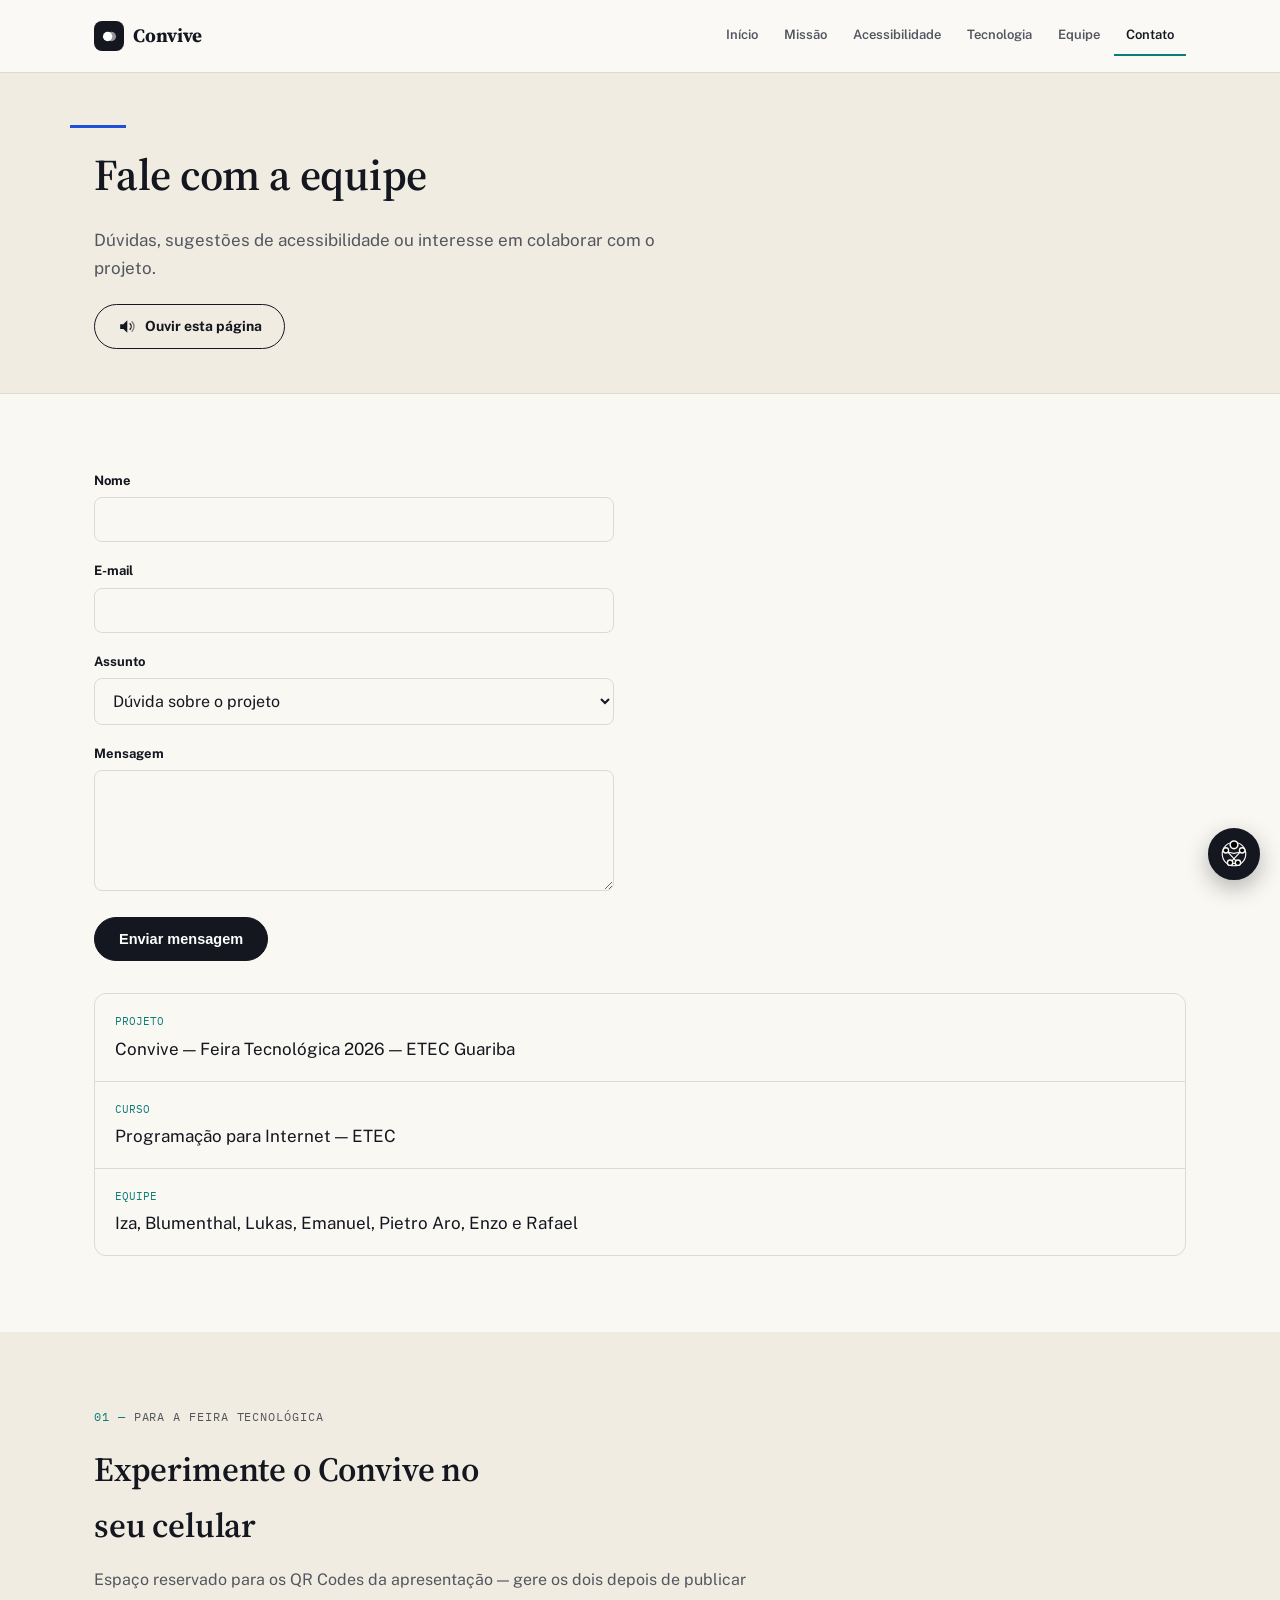
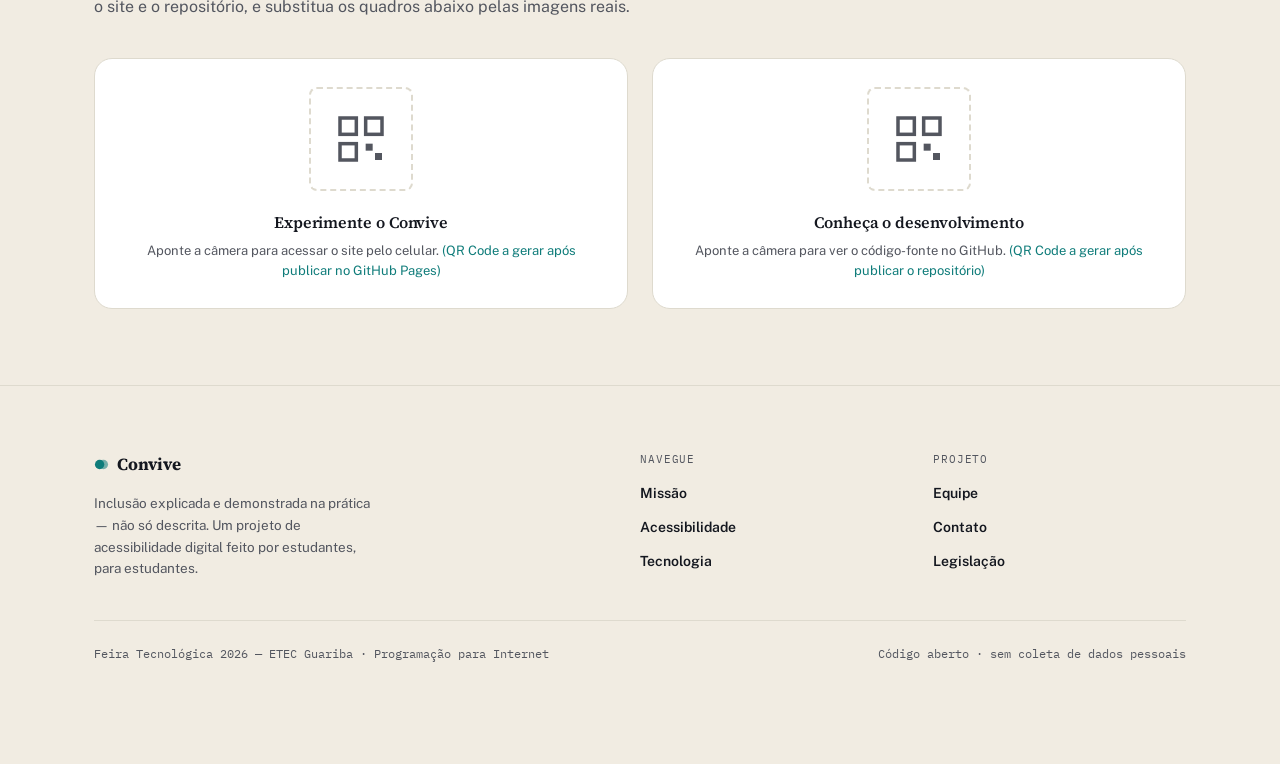
<file: contato.html>
<!DOCTYPE html>
<html lang="pt-BR">
<head>
<meta charset="UTF-8">
<meta name="viewport" content="width=device-width, initial-scale=1.0, viewport-fit=cover">
<meta name="color-scheme" content="light only">
<meta name="theme-color" content="#14171F">
<title>Contato — Convive</title>
<meta name="description" content="Canal de contato da equipe do projeto Convive.">
<link rel="preconnect" href="https://fonts.googleapis.com">
<link rel="preconnect" href="https://fonts.gstatic.com" crossorigin>
<link href="https://fonts.googleapis.com/css2?family=Source+Serif+4:opsz,wght@8..60,500;8..60,600;8..60,700&family=Public+Sans:wght@400;500;600;700&family=IBM+Plex+Mono:wght@500&family=Atkinson+Hyperlegible:wght@400;700&family=Fraunces:ital,opsz,wght@0,9..144,500;1,9..144,500;1,9..144,600&display=swap" rel="stylesheet">
<link rel="icon" href="favicon.svg" type="image/svg+xml">
<link rel="stylesheet" href="style.css">
<link rel="stylesheet" href="libras.css">
<link rel="stylesheet" href="motor.css">
</head>
<body>
<svg width="0" height="0" style="position:absolute" aria-hidden="true">
  <defs>
    <symbol id="brand-icon" viewBox="0 0 24 24">
      <circle cx="9" cy="12" r="7.5"/>
      <circle cx="15" cy="12" r="7.5" opacity=".55"/>
    </symbol>
    <symbol id="inclusion-icon" viewBox="0 0 100 100">
      <circle class="ii-ring" cx="50" cy="50" r="42" fill="none" stroke="currentColor" stroke-width="4" pathLength="1"/>
      <path class="ii-line" d="M21 37 Q50 59 79 37" fill="none" stroke="currentColor" stroke-width="4" stroke-linecap="round" pathLength="1"/>
      <path class="ii-line" d="M23 38 L63 81" fill="none" stroke="currentColor" stroke-width="4" stroke-linecap="round" pathLength="1"/>
      <path class="ii-line" d="M77 38 L37 81" fill="none" stroke="currentColor" stroke-width="4" stroke-linecap="round" pathLength="1"/>
      <path class="ii-line" d="M36 81 Q50 87 64 81" fill="none" stroke="currentColor" stroke-width="4" stroke-linecap="round" pathLength="1"/>
      <circle class="ii-node" cx="50" cy="17" r="13" fill="var(--paper)" stroke="var(--paper)" stroke-width="7"/>
      <circle class="ii-node ii-fill" cx="50" cy="17" r="11"/>
      <circle class="ii-node" cx="21" cy="37" r="9" fill="var(--paper)" stroke="var(--paper)" stroke-width="6"/>
      <circle class="ii-node ii-fill" cx="21" cy="37" r="7"/>
      <circle class="ii-node" cx="79" cy="37" r="9" fill="var(--paper)" stroke="var(--paper)" stroke-width="6"/>
      <circle class="ii-node ii-fill" cx="79" cy="37" r="7"/>
      <circle class="ii-node" cx="36" cy="81" r="9" fill="var(--paper)" stroke="var(--paper)" stroke-width="6"/>
      <circle class="ii-node ii-fill" cx="36" cy="81" r="7"/>
      <circle class="ii-node" cx="64" cy="81" r="9" fill="var(--paper)" stroke="var(--paper)" stroke-width="6"/>
      <circle class="ii-node ii-fill" cx="64" cy="81" r="7"/>
    </symbol>
  </defs>
</svg>
<a href="#main" class="skip-link">Pular para o conteúdo</a>
<div class="intro-loader" id="introLoader">
  <button class="intro-skip" id="introSkip" type="button">Pular introdução</button>
  <div class="intro-content" aria-hidden="true">
    <svg class="intro-inclusion" id="introInclusion" viewBox="0 0 100 100"><use href="#inclusion-icon" xlink:href="#inclusion-icon"></use></svg>
    <span class="intro-mark" id="introMark"><svg class="spark" viewBox="0 0 24 24"><use href="#brand-icon" xlink:href="#brand-icon"></use></svg><span id="introMarkText">Convive</span></span>
    <p class="intro-tagline" id="introTagline">Conhecimento para todos, do jeito de cada um.</p>
  </div>
</div>
<div class="scroll-progress" id="scrollProgress"></div>
<header class="topbar">
  <div class="wrap bar">
    <a href="index.html" class="brand"><span class="mk"><svg class="spark" viewBox="0 0 24 24"><use href="#brand-icon" xlink:href="#brand-icon"></use></svg></span>Convive</a>
    <button class="navtoggle" id="navToggle" aria-label="Abrir menu" aria-expanded="false">
      <svg width="22" height="22" viewBox="0 0 24 24" fill="none">
        <path class="bar bar1" d="M3 7h18" stroke="#14171F" stroke-width="1.8" stroke-linecap="round"/>
        <path class="bar bar2" d="M3 12h18" stroke="#14171F" stroke-width="1.8" stroke-linecap="round"/>
        <path class="bar bar3" d="M3 17h18" stroke="#14171F" stroke-width="1.8" stroke-linecap="round"/>
      </svg>
    </button>
    <nav class="navlinks" id="navLinks">
      <a href="index.html">Início</a>
      <a href="missao.html">Missão</a>
      <a href="acessibilidade.html">Acessibilidade</a>
      <a href="tecnologia.html">Tecnologia</a>
      <a href="equipe.html">Equipe</a>
      <a href="contato.html" aria-current="page">Contato</a>
    </nav>
  </div>
</header>
<div class="cb-banner" id="cbBanner" role="status" aria-live="polite">🎨 <span id="cbBannerText">Modo de cor ativo</span></div>
<div class="epilepsy-banner" id="epilepsyBanner" role="status" aria-live="polite">⚠️ <span id="epilepsyBannerText">Modo epilepsia ativo</span></div>
<main id="main">
  <div class="page-head">
    <div class="wrap">
      <h1>Fale com a equipe</h1>
      <p>Dúvidas, sugestões de acessibilidade ou interesse em colaborar com o projeto.</p>
      <button class="page-listen" id="pageListen5"><svg class="listen-icon" viewBox="0 0 24 24" aria-hidden="true"><path d="M4 9v6h4l5 5V4L8 9H4z" fill="currentColor"/><path d="M16.5 8.5a5 5 0 0 1 0 7" stroke="currentColor" stroke-width="1.6" fill="none" stroke-linecap="round"/><path d="M19 6a8.5 8.5 0 0 1 0 12" stroke="currentColor" stroke-width="1.6" fill="none" stroke-linecap="round" opacity=".55"/></svg>Ouvir esta página</button>
    </div>
  </div>
  <section data-narrate="Formulário de contato">
    <div class="wrap">
      <form class="form-grid" novalidate>
        <div>
          <label for="nome">Nome</label>
          <input type="text" id="nome" name="nome" autocomplete="name" required>
          <span class="field-msg"></span>
        </div>
        <div>
          <label for="email">E-mail</label>
          <input type="email" id="email" name="email" autocomplete="email" required>
          <span class="field-msg"></span>
        </div>
        <div>
          <label for="assunto">Assunto</label>
          <select id="assunto" name="assunto">
            <option>Dúvida sobre o projeto</option>
            <option>Sugestão de acessibilidade</option>
            <option>Interesse em colaborar</option>
            <option>Outro</option>
          </select>
        </div>
        <div>
          <label for="mensagem">Mensagem</label>
          <textarea id="mensagem" name="mensagem" rows="5" required></textarea>
          <span class="field-msg"></span>
        </div>
        <button type="submit" class="btn btn-primary" style="justify-self:start;">
          <span class="spinner" aria-hidden="true"></span>
          <span class="btn-label">Enviar mensagem</span>
        </button>
      </form>
      <div class="contact-info">
        <div><span class="k">Projeto</span>Convive — Feira Tecnológica 2026 — ETEC Guariba</div>
        <div><span class="k">Curso</span>Programação para Internet — ETEC</div>
        <div><span class="k">Equipe</span>Iza, Blumenthal, Lukas, Emanuel, Pietro Aro, Enzo e Rafael</div>
      </div>
    </div>
  </section>

  <section style="background:var(--surface);" data-narrate="Experimente o Convive na feira">
    <div class="wrap">
      <div class="section-head">
        <span class="eyebrow">Para a Feira Tecnológica</span>
        <h2>Experimente o Convive no seu celular</h2>
        <p>Espaço reservado para os QR Codes da apresentação — gere os dois depois de publicar o site e o repositório, e substitua os quadros abaixo pelas imagens reais.</p>
      </div>
      <div class="qr-grid">
        <div class="qr-box">
          <div class="qr-placeholder" aria-hidden="true"><svg viewBox="0 0 24 24"><rect x="3" y="3" width="7" height="7" fill="none" stroke="currentColor" stroke-width="1.5"/><rect x="14" y="3" width="7" height="7" fill="none" stroke="currentColor" stroke-width="1.5"/><rect x="3" y="14" width="7" height="7" fill="none" stroke="currentColor" stroke-width="1.5"/><rect x="14" y="14" width="3" height="3" fill="currentColor"/><rect x="18" y="18" width="3" height="3" fill="currentColor"/></svg></div>
          <h3>Experimente o Convive</h3>
          <p>Aponte a câmera para acessar o site pelo celular. <em>(QR Code a gerar após publicar no GitHub Pages)</em></p>
        </div>
        <div class="qr-box">
          <div class="qr-placeholder" aria-hidden="true"><svg viewBox="0 0 24 24"><rect x="3" y="3" width="7" height="7" fill="none" stroke="currentColor" stroke-width="1.5"/><rect x="14" y="3" width="7" height="7" fill="none" stroke="currentColor" stroke-width="1.5"/><rect x="3" y="14" width="7" height="7" fill="none" stroke="currentColor" stroke-width="1.5"/><rect x="14" y="14" width="3" height="3" fill="currentColor"/><rect x="18" y="18" width="3" height="3" fill="currentColor"/></svg></div>
          <h3>Conheça o desenvolvimento</h3>
          <p>Aponte a câmera para ver o código-fonte no GitHub. <em>(QR Code a gerar após publicar o repositório)</em></p>
        </div>
      </div>
    </div>
  </section>
</main>
<footer>
  <div class="wrap">
    <div class="footer-grid">
      <div class="footer-col footer-brand">
        <span class="fb"><svg class="spark" viewBox="0 0 24 24"><use href="#brand-icon" xlink:href="#brand-icon"></use></svg>Convive</span>
        <p>Inclusão explicada e demonstrada na prática — não só descrita. Um projeto de acessibilidade digital feito por estudantes, para estudantes.</p>
      </div>
      <div class="footer-col">
        <span class="footer-h">Navegue</span>
        <a href="missao.html">Missão</a>
        <a href="acessibilidade.html">Acessibilidade</a>
        <a href="tecnologia.html">Tecnologia</a>
      </div>
      <div class="footer-col">
        <span class="footer-h">Projeto</span>
        <a href="equipe.html">Equipe</a>
        <a href="contato.html">Contato</a>
        <a href="legislacao.html">Legislação</a>
      </div>
    </div>
    <div class="footer-bottom">
      <span class="fm">Feira Tecnológica 2026 — ETEC Guariba · Programação para Internet</span>
      <span class="fm">Código aberto · sem coleta de dados pessoais</span>
    </div>
  </div>
</footer>
<div class="toast-wrap" id="toastWrap" role="status" aria-live="polite"></div>

<button class="totop" id="toTop" aria-label="Voltar ao topo">↑</button>

<div class="a11y-bar">
  <button class="a11y-fab" id="a11yFab" aria-label="Abrir painel de acessibilidade" aria-expanded="false"><svg class="fab-icon" viewBox="0 0 100 100" aria-hidden="true"><use href="#inclusion-icon" xlink:href="#inclusion-icon"></use></svg></button>
  <div class="a11y-panel" id="a11yPanel" role="dialog" aria-label="Painel de acessibilidade">
    <button class="a11y-close" id="a11yClose" aria-label="Fechar painel">✕</button>
    <h2>Acessibilidade</h2>
    <p class="sub">Ajustes reais, aplicados agora nesta página.</p>

    <button class="a11y-listen" id="a11yListen"><svg class="listen-icon" viewBox="0 0 24 24" aria-hidden="true"><path d="M4 9v6h4l5 5V4L8 9H4z" fill="currentColor"/><path d="M16.5 8.5a5 5 0 0 1 0 7" stroke="currentColor" stroke-width="1.6" fill="none" stroke-linecap="round"/><path d="M19 6a8.5 8.5 0 0 1 0 12" stroke="currentColor" stroke-width="1.6" fill="none" stroke-linecap="round" opacity=".55"/></svg>Ouvir esta página</button>

    <div class="a11y-group a11y-profiles">
      <span class="lbl">Perfis rápidos</span>
      <div class="a11y-row">
        <button data-profile="baixa-visao">Baixa visão</button>
        <button data-profile="dislexia">Dislexia</button>
        <button data-profile="mobilidade">Mobilidade reduzida</button>
        <button data-profile="fotossensibilidade">Fotossensibilidade</button>
      </div>
      <p class="profile-note">Cada perfil liga vários ajustes de uma vez — você ainda pode ligar ou desligar qualquer um deles abaixo, individualmente.</p>
    </div>

    <div class="a11y-category">
      <span class="cat-h"><svg class="cat-icon" viewBox="0 0 24 24" aria-hidden="true"><path d="M1 12s4-7 11-7 11 7 11 7-4 7-11 7-11-7-11-7z" fill="none" stroke="currentColor" stroke-width="1.6"/><circle cx="12" cy="12" r="3.2" fill="currentColor"/></svg>Visão</span>
      <div class="a11y-group">
        <span class="lbl">Tamanho do texto</span>
        <div class="a11y-row">
          <button id="fontDec" data-font="dec" aria-label="Diminuir fonte">A−</button>
          <button id="fontReset" data-font="reset" aria-label="Fonte padrão">A</button>
          <button id="fontInc" data-font="inc" aria-label="Aumentar fonte">A+</button>
        </div>
      </div>
      <div class="a11y-group">
        <span class="lbl">Contraste e cursor</span>
        <div class="a11y-row">
          <button data-toggle="high-contrast">Alto contraste</button>
          <button data-motor="cursor" aria-pressed="false">Cursor grande</button>
          <button data-motor="focus" aria-pressed="false">Foco grande</button>
        </div>
      </div>
      <div class="a11y-group">
        <span class="lbl">Paletas para os 7 tipos de daltonismo</span>
        <div class="a11y-row" id="cbRow">
          <button data-cb="none" class="active">Padrão</button>
          <button data-cb="cb-protanopia">Protanopia</button>
          <button data-cb="cb-protanomalia">Protanomalia</button>
          <button data-cb="cb-deuteranopia">Deuteranopia</button>
          <button data-cb="cb-deuteranomalia">Deuteranomalia</button>
          <button data-cb="cb-tritanopia">Tritanopia</button>
          <button data-cb="cb-tritanomalia">Tritanomalia</button>
          <button data-cb="cb-acromatopsia">Acromatopsia</button>
        </div>
      </div>
    </div>

    <div class="a11y-category">
      <span class="cat-h"><svg class="cat-icon" viewBox="0 0 24 24" aria-hidden="true"><path d="M12 2a7 7 0 0 0-4 12.7V17a2 2 0 0 0 2 2h4a2 2 0 0 0 2-2v-2.3A7 7 0 0 0 12 2z" fill="none" stroke="currentColor" stroke-width="1.6"/><line x1="10" y1="22" x2="14" y2="22" stroke="currentColor" stroke-width="1.6"/></svg>Cognição e leitura</span>
      <div class="a11y-group">
        <span class="lbl">Leitura e movimento</span>
        <div class="a11y-row">
          <button data-toggle="dyslexia-mode">Fonte p/ dislexia</button>
          <button data-toggle="reduce-motion">Reduzir movimento</button>
        </div>
      </div>
      <div class="a11y-group">
        <span class="lbl">Epilepsia / fotossensibilidade</span>
        <div class="a11y-row">
          <button id="epilepsyToggle" class="epilepsy-btn">Modo seguro (muda tudo)</button>
        </div>
      </div>
    </div>

    <div class="a11y-category">
      <span class="cat-h"><svg class="cat-icon" viewBox="0 0 24 24" aria-hidden="true"><circle cx="12" cy="12" r="9.5" fill="none" stroke="currentColor" stroke-width="1.6"/><path d="M12 7v5l3.5 2" stroke="currentColor" stroke-width="1.6" fill="none" stroke-linecap="round"/></svg>Mobilidade</span>
      <div class="a11y-group">
        <div class="a11y-row">
          <button data-motor="targets" aria-pressed="false">Toque ampliado</button>
          <button data-motor="spacing" aria-pressed="false">Espaçamento</button>
        </div>
        <div class="a11y-row">
          <button data-motor="gestures" aria-pressed="false">Sem gestos</button>
          <button data-motor="confirm" aria-pressed="false">Confirmar ações</button>
        </div>
        <div class="a11y-row">
          <button data-motor="time" aria-pressed="false">Tempo estendido</button>
          <button data-toggle="big-click">Cliques maiores</button>
        </div>
        <button class="motor-all-btn" id="motorAllBtn" type="button">Ativar todas as opções recomendadas</button>
      </div>
    </div>

    <div class="a11y-category">
      <span class="cat-h"><svg class="cat-icon" viewBox="0 0 24 24" aria-hidden="true"><rect x="2" y="6" width="20" height="12" rx="2" fill="none" stroke="currentColor" stroke-width="1.6"/><line x1="6" y1="10" x2="6" y2="10" stroke="currentColor" stroke-width="2" stroke-linecap="round"/><line x1="10" y1="10" x2="10" y2="10" stroke="currentColor" stroke-width="2" stroke-linecap="round"/><line x1="14" y1="10" x2="14" y2="10" stroke="currentColor" stroke-width="2" stroke-linecap="round"/><line x1="7" y1="14" x2="17" y2="14" stroke="currentColor" stroke-width="2" stroke-linecap="round"/></svg>Navegação</span>
      <div class="a11y-group">
        <span class="lbl">Foco e teclado</span>
        <div class="a11y-row">
          <button data-toggle="link-highlight">Destacar links</button>
        </div>
        <p class="cat-note">A navegação completa por Tab e o indicador de foco visível já funcionam em toda a página, sempre — não são um botão para ligar.</p>
      </div>
    </div>

    <div class="a11y-category">
      <span class="cat-h"><svg class="cat-icon" viewBox="0 0 100 100" aria-hidden="true"><use href="#inclusion-icon" xlink:href="#inclusion-icon"></use></svg>Comunicação</span>
      <div class="a11y-group">
        <button class="a11y-libras-btn" id="librasOpenBtn" aria-haspopup="dialog" aria-controls="librasPanel">
          <svg class="lt-icon" viewBox="0 0 100 100" aria-hidden="true"><use href="#inclusion-icon" xlink:href="#inclusion-icon"></use></svg>
          <span>Ativar Libras<small>Abre o intérprete em uma janela à parte</small></span>
        </button>
      </div>
    </div>

    <button class="a11y-reset" id="a11yReset">Restaurar tudo</button>
  </div>
</div>

<div class="narrator-bar" id="narratorBar">
  <div class="nb-progress" id="nbProgress"></div>
  <button id="nbPlayPause" aria-label="Pausar leitura">⏸</button>
  <div class="nb-info">
    <div class="nb-label">Ouvindo esta página</div>
    <div class="nb-text" id="nbText">Início</div>
  </div>
  <button id="nbStop" aria-label="Parar leitura">✕</button>
</div>
<script src="motor.js"></script>
<script src="script.js"></script>

<div class="libras-panel size-md pos-br" id="librasPanel" role="dialog" aria-label="Intérprete de Libras" aria-hidden="true">
  <div class="lp-header">
    <svg class="lt-icon" viewBox="0 0 100 100" aria-hidden="true"><use href="#inclusion-icon" xlink:href="#inclusion-icon"></use></svg>
    <div class="lp-title"><strong id="lpTitle">Libras</strong><span>Convive &middot; intérprete</span></div>
    <button id="lpMinimize" aria-label="Minimizar painel de Libras">&#8211;</button>
    <button id="lpClose" aria-label="Fechar painel de Libras">&#10005;</button>
  </div>
  <div class="lp-body">
    <div class="lp-stage" id="lpStage">
      <div class="lp-placeholder"><svg class="lt-icon" viewBox="0 0 100 100" aria-hidden="true"><use href="#inclusion-icon" xlink:href="#inclusion-icon"></use></svg><p>Selecione um trecho com "Ver em Libras" para carregar o conteúdo.</p></div>
    </div>
    <div class="lp-controls">
      <button id="lpPlay" aria-label="Reproduzir">&#9654;</button>
      <button id="lpRestart" aria-label="Reiniciar">&#8635;</button>
      <div class="lp-progress" id="lpProgress"><div class="lp-progress-fill" id="lpProgressFill"></div></div>
      <button class="lp-speed" id="lpSpeedBtn">1x</button>
      <button id="lpFullscreen" aria-label="Tela cheia">&#9974;</button>
    </div>
    <p class="lp-caption" id="lpCaption"></p>

    <button class="lp-settings-toggle" id="lpSettingsToggle" aria-expanded="false" aria-controls="lpSettings">Configurações do intérprete</button>
    <div class="lp-settings" id="lpSettings">
      <span class="lbl">Tamanho</span>
      <div class="lp-set-row">
        <button data-libras-size="sm">Pequeno</button>
        <button data-libras-size="md" class="active">Médio</button>
        <button data-libras-size="lg">Grande</button>
      </div>
      <span class="lbl">Posição</span>
      <div class="lp-set-row">
        <button data-libras-pos="br" class="active">Inf. direito</button>
        <button data-libras-pos="bl">Inf. esquerdo</button>
        <button data-libras-pos="tr">Sup. direito</button>
      </div>
      <span class="lbl">Reprodução</span>
      <div class="lp-set-row">
        <button data-libras-play="manual" class="active">Manual</button>
        <button data-libras-play="auto">Automática</button>
      </div>
    </div>
  </div>
</div>
<div vw class="enabled vlibras-dock">
  <div vw-access-button class="active"></div>
  <div vw-plugin-wrapper>
    <div class="vw-plugin-top-wrapper"></div>
  </div>
</div>
<script src="https://vlibras.gov.br/app/vlibras-plugin.js"></script>
<script>
  if (window.VLibras) { new window.VLibras.Widget('https://vlibras.gov.br/app'); }
</script>

<script src="libras-data.js"></script>
<script src="libras.js"></script>
</body>
</html>
</file>
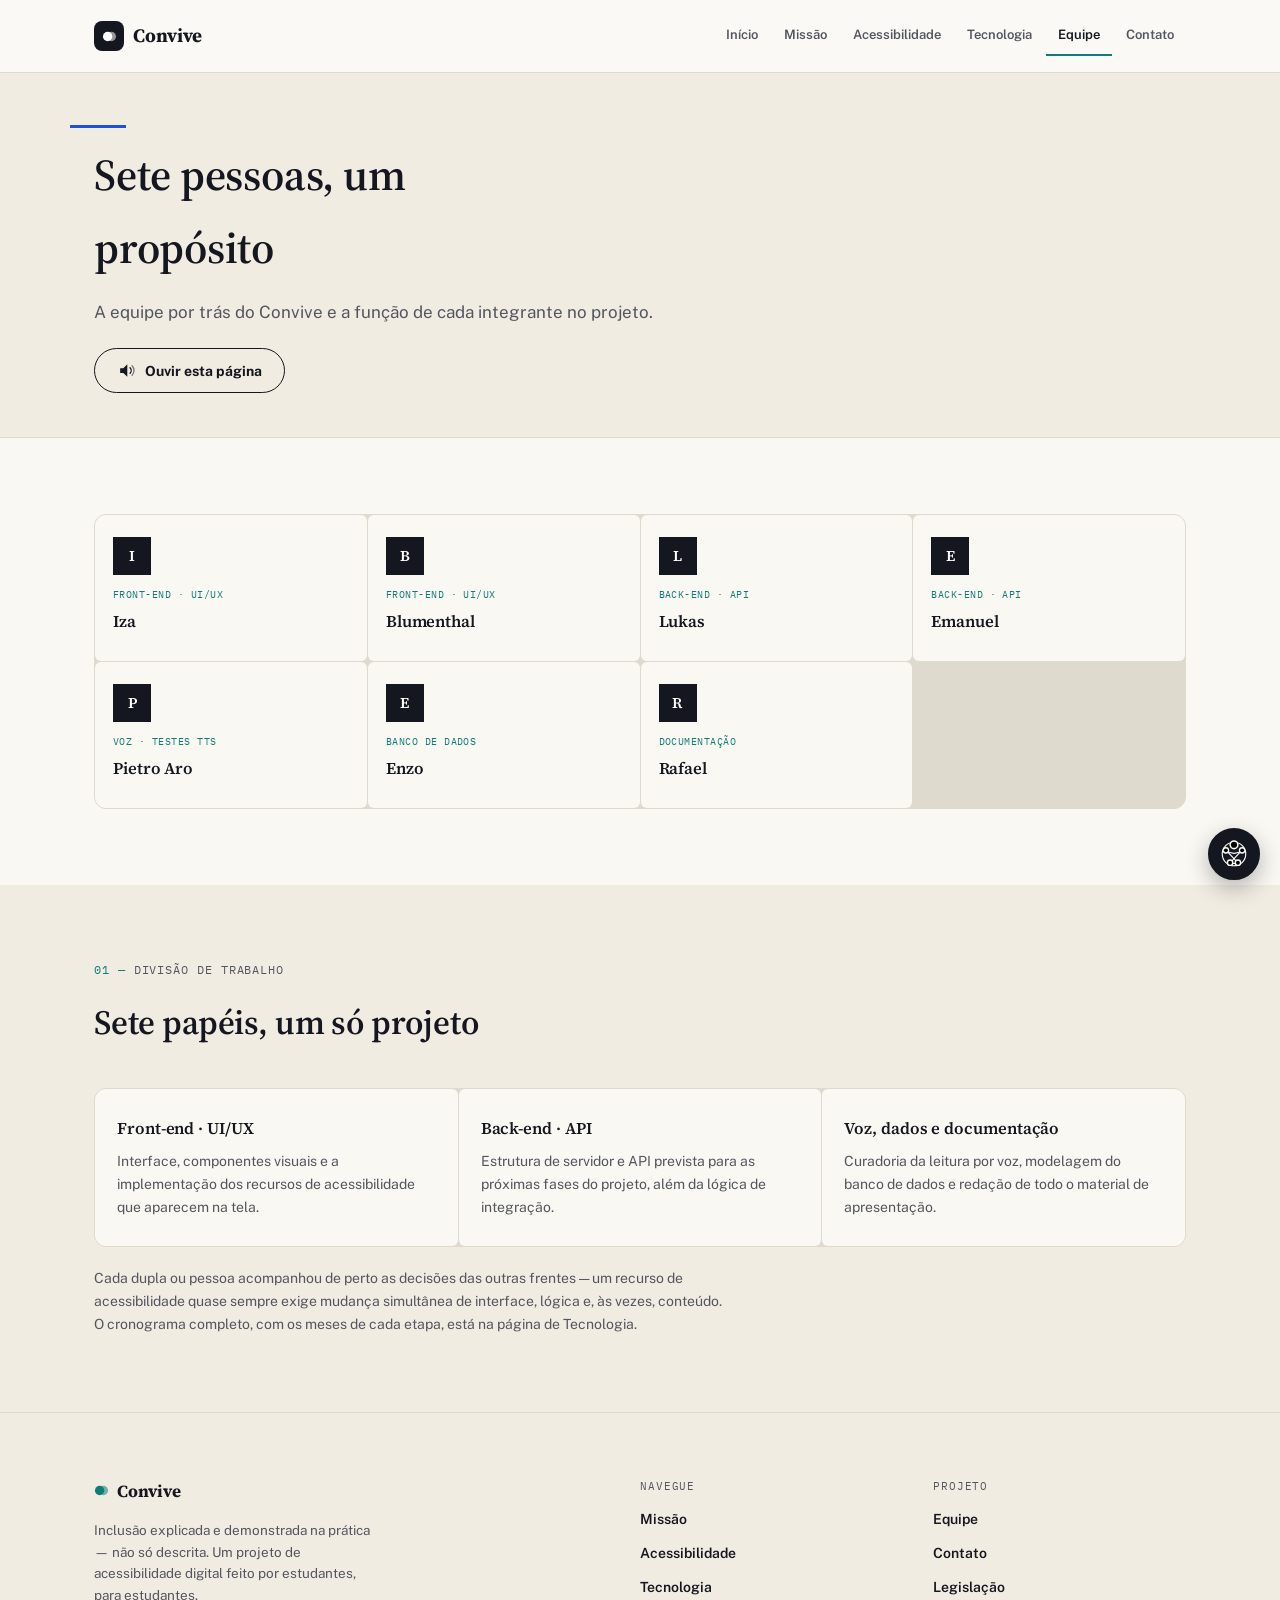
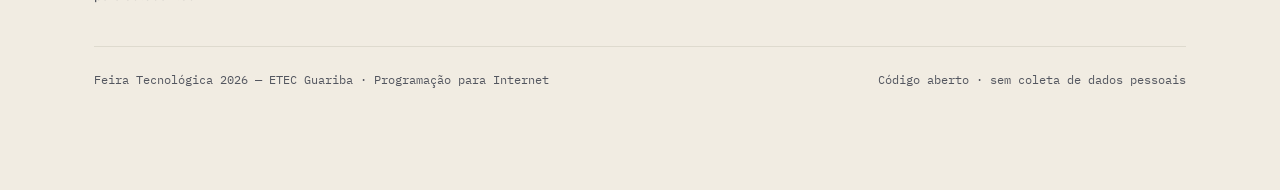
<file: equipe.html>
<!DOCTYPE html>
<html lang="pt-BR">
<head>
<meta charset="UTF-8">
<meta name="viewport" content="width=device-width, initial-scale=1.0, viewport-fit=cover">
<meta name="color-scheme" content="light only">
<meta name="theme-color" content="#14171F">
<title>Equipe — Convive</title>
<meta name="description" content="A equipe por trás do projeto Convive.">
<link rel="preconnect" href="https://fonts.googleapis.com">
<link rel="preconnect" href="https://fonts.gstatic.com" crossorigin>
<link href="https://fonts.googleapis.com/css2?family=Source+Serif+4:opsz,wght@8..60,500;8..60,600;8..60,700&family=Public+Sans:wght@400;500;600;700&family=IBM+Plex+Mono:wght@500&family=Atkinson+Hyperlegible:wght@400;700&family=Fraunces:ital,opsz,wght@0,9..144,500;1,9..144,500;1,9..144,600&display=swap" rel="stylesheet">
<link rel="icon" href="favicon.svg" type="image/svg+xml">
<link rel="stylesheet" href="style.css">
<link rel="stylesheet" href="libras.css">
<link rel="stylesheet" href="motor.css">
</head>
<body>
<svg width="0" height="0" style="position:absolute" aria-hidden="true">
  <defs>
    <symbol id="brand-icon" viewBox="0 0 24 24">
      <circle cx="9" cy="12" r="7.5"/>
      <circle cx="15" cy="12" r="7.5" opacity=".55"/>
    </symbol>
    <symbol id="inclusion-icon" viewBox="0 0 100 100">
      <circle class="ii-ring" cx="50" cy="50" r="42" fill="none" stroke="currentColor" stroke-width="4" pathLength="1"/>
      <path class="ii-line" d="M21 37 Q50 59 79 37" fill="none" stroke="currentColor" stroke-width="4" stroke-linecap="round" pathLength="1"/>
      <path class="ii-line" d="M23 38 L63 81" fill="none" stroke="currentColor" stroke-width="4" stroke-linecap="round" pathLength="1"/>
      <path class="ii-line" d="M77 38 L37 81" fill="none" stroke="currentColor" stroke-width="4" stroke-linecap="round" pathLength="1"/>
      <path class="ii-line" d="M36 81 Q50 87 64 81" fill="none" stroke="currentColor" stroke-width="4" stroke-linecap="round" pathLength="1"/>
      <circle class="ii-node" cx="50" cy="17" r="13" fill="var(--paper)" stroke="var(--paper)" stroke-width="7"/>
      <circle class="ii-node ii-fill" cx="50" cy="17" r="11"/>
      <circle class="ii-node" cx="21" cy="37" r="9" fill="var(--paper)" stroke="var(--paper)" stroke-width="6"/>
      <circle class="ii-node ii-fill" cx="21" cy="37" r="7"/>
      <circle class="ii-node" cx="79" cy="37" r="9" fill="var(--paper)" stroke="var(--paper)" stroke-width="6"/>
      <circle class="ii-node ii-fill" cx="79" cy="37" r="7"/>
      <circle class="ii-node" cx="36" cy="81" r="9" fill="var(--paper)" stroke="var(--paper)" stroke-width="6"/>
      <circle class="ii-node ii-fill" cx="36" cy="81" r="7"/>
      <circle class="ii-node" cx="64" cy="81" r="9" fill="var(--paper)" stroke="var(--paper)" stroke-width="6"/>
      <circle class="ii-node ii-fill" cx="64" cy="81" r="7"/>
    </symbol>
  </defs>
</svg>
<a href="#main" class="skip-link">Pular para o conteúdo</a>
<div class="intro-loader" id="introLoader">
  <button class="intro-skip" id="introSkip" type="button">Pular introdução</button>
  <div class="intro-content" aria-hidden="true">
    <svg class="intro-inclusion" id="introInclusion" viewBox="0 0 100 100"><use href="#inclusion-icon" xlink:href="#inclusion-icon"></use></svg>
    <span class="intro-mark" id="introMark"><svg class="spark" viewBox="0 0 24 24"><use href="#brand-icon" xlink:href="#brand-icon"></use></svg><span id="introMarkText">Convive</span></span>
    <p class="intro-tagline" id="introTagline">Conhecimento para todos, do jeito de cada um.</p>
  </div>
</div>
<div class="scroll-progress" id="scrollProgress"></div>
<header class="topbar">
  <div class="wrap bar">
    <a href="index.html" class="brand"><span class="mk"><svg class="spark" viewBox="0 0 24 24"><use href="#brand-icon" xlink:href="#brand-icon"></use></svg></span>Convive</a>
    <button class="navtoggle" id="navToggle" aria-label="Abrir menu" aria-expanded="false">
      <svg width="22" height="22" viewBox="0 0 24 24" fill="none">
        <path class="bar bar1" d="M3 7h18" stroke="#14171F" stroke-width="1.8" stroke-linecap="round"/>
        <path class="bar bar2" d="M3 12h18" stroke="#14171F" stroke-width="1.8" stroke-linecap="round"/>
        <path class="bar bar3" d="M3 17h18" stroke="#14171F" stroke-width="1.8" stroke-linecap="round"/>
      </svg>
    </button>
    <nav class="navlinks" id="navLinks">
      <a href="index.html">Início</a>
      <a href="missao.html">Missão</a>
      <a href="acessibilidade.html">Acessibilidade</a>
      <a href="tecnologia.html">Tecnologia</a>
      <a href="equipe.html" aria-current="page">Equipe</a>
      <a href="contato.html">Contato</a>
    </nav>
  </div>
</header>
<div class="cb-banner" id="cbBanner" role="status" aria-live="polite">🎨 <span id="cbBannerText">Modo de cor ativo</span></div>
<div class="epilepsy-banner" id="epilepsyBanner" role="status" aria-live="polite">⚠️ <span id="epilepsyBannerText">Modo epilepsia ativo</span></div>
<main id="main">
  <div class="page-head">
    <div class="wrap">
      <h1>Sete pessoas, um propósito</h1>
      <p>A equipe por trás do Convive e a função de cada integrante no projeto.</p>
      <button class="page-listen" id="pageListen4"><svg class="listen-icon" viewBox="0 0 24 24" aria-hidden="true"><path d="M4 9v6h4l5 5V4L8 9H4z" fill="currentColor"/><path d="M16.5 8.5a5 5 0 0 1 0 7" stroke="currentColor" stroke-width="1.6" fill="none" stroke-linecap="round"/><path d="M19 6a8.5 8.5 0 0 1 0 12" stroke="currentColor" stroke-width="1.6" fill="none" stroke-linecap="round" opacity=".55"/></svg>Ouvir esta página</button>
    </div>
  </div>
  <section data-narrate="Equipe e créditos">
    <div class="wrap">
      <h2 class="sr-only">Integrantes da equipe</h2>
      <div class="team-grid">
        <div class="team-card"><div class="av">I</div><span class="role">Front-end · UI/UX</span><h3>Iza</h3></div>
        <div class="team-card"><div class="av">B</div><span class="role">Front-end · UI/UX</span><h3>Blumenthal</h3></div>
        <div class="team-card"><div class="av">L</div><span class="role">Back-end · API</span><h3>Lukas</h3></div>
        <div class="team-card"><div class="av">E</div><span class="role">Back-end · API</span><h3>Emanuel</h3></div>
        <div class="team-card"><div class="av">P</div><span class="role">Voz · Testes TTS</span><h3>Pietro Aro</h3></div>
        <div class="team-card"><div class="av">E</div><span class="role">Banco de dados</span><h3>Enzo</h3></div>
        <div class="team-card"><div class="av">R</div><span class="role">Documentação</span><h3>Rafael</h3></div>
      </div>
    </div>
  </section>

  <section style="background:var(--surface);" data-narrate="Como o time se organizou">
    <div class="wrap">
      <div class="section-head">
        <span class="eyebrow">Divisão de trabalho</span>
        <h2>Sete papéis, um só projeto</h2>
      </div>
      <div class="stat-row">
        <div class="stat-box"><h3>Front-end · UI/UX</h3><p>Interface, componentes visuais e a implementação dos recursos de acessibilidade que aparecem na tela.</p></div>
        <div class="stat-box"><h3>Back-end · API</h3><p>Estrutura de servidor e API prevista para as próximas fases do projeto, além da lógica de integração.</p></div>
        <div class="stat-box"><h3>Voz, dados e documentação</h3><p>Curadoria da leitura por voz, modelagem do banco de dados e redação de todo o material de apresentação.</p></div>
      </div>
      <p style="color:var(--ink-soft); font-size:14px; margin-top:20px; max-width:70ch;">Cada dupla ou pessoa acompanhou de perto as decisões das outras frentes — um recurso de acessibilidade quase sempre exige mudança simultânea de interface, lógica e, às vezes, conteúdo. O cronograma completo, com os meses de cada etapa, está na página de <a href="tecnologia.html">Tecnologia</a>.</p>
    </div>
  </section>
</main>
<footer>
  <div class="wrap">
    <div class="footer-grid">
      <div class="footer-col footer-brand">
        <span class="fb"><svg class="spark" viewBox="0 0 24 24"><use href="#brand-icon" xlink:href="#brand-icon"></use></svg>Convive</span>
        <p>Inclusão explicada e demonstrada na prática — não só descrita. Um projeto de acessibilidade digital feito por estudantes, para estudantes.</p>
      </div>
      <div class="footer-col">
        <span class="footer-h">Navegue</span>
        <a href="missao.html">Missão</a>
        <a href="acessibilidade.html">Acessibilidade</a>
        <a href="tecnologia.html">Tecnologia</a>
      </div>
      <div class="footer-col">
        <span class="footer-h">Projeto</span>
        <a href="equipe.html">Equipe</a>
        <a href="contato.html">Contato</a>
        <a href="legislacao.html">Legislação</a>
      </div>
    </div>
    <div class="footer-bottom">
      <span class="fm">Feira Tecnológica 2026 — ETEC Guariba · Programação para Internet</span>
      <span class="fm">Código aberto · sem coleta de dados pessoais</span>
    </div>
  </div>
</footer>
<div class="toast-wrap" id="toastWrap" role="status" aria-live="polite"></div>

<button class="totop" id="toTop" aria-label="Voltar ao topo">↑</button>

<div class="a11y-bar">
  <button class="a11y-fab" id="a11yFab" aria-label="Abrir painel de acessibilidade" aria-expanded="false"><svg class="fab-icon" viewBox="0 0 100 100" aria-hidden="true"><use href="#inclusion-icon" xlink:href="#inclusion-icon"></use></svg></button>
  <div class="a11y-panel" id="a11yPanel" role="dialog" aria-label="Painel de acessibilidade">
    <button class="a11y-close" id="a11yClose" aria-label="Fechar painel">✕</button>
    <h2>Acessibilidade</h2>
    <p class="sub">Ajustes reais, aplicados agora nesta página.</p>

    <button class="a11y-listen" id="a11yListen"><svg class="listen-icon" viewBox="0 0 24 24" aria-hidden="true"><path d="M4 9v6h4l5 5V4L8 9H4z" fill="currentColor"/><path d="M16.5 8.5a5 5 0 0 1 0 7" stroke="currentColor" stroke-width="1.6" fill="none" stroke-linecap="round"/><path d="M19 6a8.5 8.5 0 0 1 0 12" stroke="currentColor" stroke-width="1.6" fill="none" stroke-linecap="round" opacity=".55"/></svg>Ouvir esta página</button>

    <div class="a11y-group a11y-profiles">
      <span class="lbl">Perfis rápidos</span>
      <div class="a11y-row">
        <button data-profile="baixa-visao">Baixa visão</button>
        <button data-profile="dislexia">Dislexia</button>
        <button data-profile="mobilidade">Mobilidade reduzida</button>
        <button data-profile="fotossensibilidade">Fotossensibilidade</button>
      </div>
      <p class="profile-note">Cada perfil liga vários ajustes de uma vez — você ainda pode ligar ou desligar qualquer um deles abaixo, individualmente.</p>
    </div>

    <div class="a11y-category">
      <span class="cat-h"><svg class="cat-icon" viewBox="0 0 24 24" aria-hidden="true"><path d="M1 12s4-7 11-7 11 7 11 7-4 7-11 7-11-7-11-7z" fill="none" stroke="currentColor" stroke-width="1.6"/><circle cx="12" cy="12" r="3.2" fill="currentColor"/></svg>Visão</span>
      <div class="a11y-group">
        <span class="lbl">Tamanho do texto</span>
        <div class="a11y-row">
          <button id="fontDec" data-font="dec" aria-label="Diminuir fonte">A−</button>
          <button id="fontReset" data-font="reset" aria-label="Fonte padrão">A</button>
          <button id="fontInc" data-font="inc" aria-label="Aumentar fonte">A+</button>
        </div>
      </div>
      <div class="a11y-group">
        <span class="lbl">Contraste e cursor</span>
        <div class="a11y-row">
          <button data-toggle="high-contrast">Alto contraste</button>
          <button data-motor="cursor" aria-pressed="false">Cursor grande</button>
          <button data-motor="focus" aria-pressed="false">Foco grande</button>
        </div>
      </div>
      <div class="a11y-group">
        <span class="lbl">Paletas para os 7 tipos de daltonismo</span>
        <div class="a11y-row" id="cbRow">
          <button data-cb="none" class="active">Padrão</button>
          <button data-cb="cb-protanopia">Protanopia</button>
          <button data-cb="cb-protanomalia">Protanomalia</button>
          <button data-cb="cb-deuteranopia">Deuteranopia</button>
          <button data-cb="cb-deuteranomalia">Deuteranomalia</button>
          <button data-cb="cb-tritanopia">Tritanopia</button>
          <button data-cb="cb-tritanomalia">Tritanomalia</button>
          <button data-cb="cb-acromatopsia">Acromatopsia</button>
        </div>
      </div>
    </div>

    <div class="a11y-category">
      <span class="cat-h"><svg class="cat-icon" viewBox="0 0 24 24" aria-hidden="true"><path d="M12 2a7 7 0 0 0-4 12.7V17a2 2 0 0 0 2 2h4a2 2 0 0 0 2-2v-2.3A7 7 0 0 0 12 2z" fill="none" stroke="currentColor" stroke-width="1.6"/><line x1="10" y1="22" x2="14" y2="22" stroke="currentColor" stroke-width="1.6"/></svg>Cognição e leitura</span>
      <div class="a11y-group">
        <span class="lbl">Leitura e movimento</span>
        <div class="a11y-row">
          <button data-toggle="dyslexia-mode">Fonte p/ dislexia</button>
          <button data-toggle="reduce-motion">Reduzir movimento</button>
        </div>
      </div>
      <div class="a11y-group">
        <span class="lbl">Epilepsia / fotossensibilidade</span>
        <div class="a11y-row">
          <button id="epilepsyToggle" class="epilepsy-btn">Modo seguro (muda tudo)</button>
        </div>
      </div>
    </div>

    <div class="a11y-category">
      <span class="cat-h"><svg class="cat-icon" viewBox="0 0 24 24" aria-hidden="true"><circle cx="12" cy="12" r="9.5" fill="none" stroke="currentColor" stroke-width="1.6"/><path d="M12 7v5l3.5 2" stroke="currentColor" stroke-width="1.6" fill="none" stroke-linecap="round"/></svg>Mobilidade</span>
      <div class="a11y-group">
        <div class="a11y-row">
          <button data-motor="targets" aria-pressed="false">Toque ampliado</button>
          <button data-motor="spacing" aria-pressed="false">Espaçamento</button>
        </div>
        <div class="a11y-row">
          <button data-motor="gestures" aria-pressed="false">Sem gestos</button>
          <button data-motor="confirm" aria-pressed="false">Confirmar ações</button>
        </div>
        <div class="a11y-row">
          <button data-motor="time" aria-pressed="false">Tempo estendido</button>
          <button data-toggle="big-click">Cliques maiores</button>
        </div>
        <button class="motor-all-btn" id="motorAllBtn" type="button">Ativar todas as opções recomendadas</button>
      </div>
    </div>

    <div class="a11y-category">
      <span class="cat-h"><svg class="cat-icon" viewBox="0 0 24 24" aria-hidden="true"><rect x="2" y="6" width="20" height="12" rx="2" fill="none" stroke="currentColor" stroke-width="1.6"/><line x1="6" y1="10" x2="6" y2="10" stroke="currentColor" stroke-width="2" stroke-linecap="round"/><line x1="10" y1="10" x2="10" y2="10" stroke="currentColor" stroke-width="2" stroke-linecap="round"/><line x1="14" y1="10" x2="14" y2="10" stroke="currentColor" stroke-width="2" stroke-linecap="round"/><line x1="7" y1="14" x2="17" y2="14" stroke="currentColor" stroke-width="2" stroke-linecap="round"/></svg>Navegação</span>
      <div class="a11y-group">
        <span class="lbl">Foco e teclado</span>
        <div class="a11y-row">
          <button data-toggle="link-highlight">Destacar links</button>
        </div>
        <p class="cat-note">A navegação completa por Tab e o indicador de foco visível já funcionam em toda a página, sempre — não são um botão para ligar.</p>
      </div>
    </div>

    <div class="a11y-category">
      <span class="cat-h"><svg class="cat-icon" viewBox="0 0 100 100" aria-hidden="true"><use href="#inclusion-icon" xlink:href="#inclusion-icon"></use></svg>Comunicação</span>
      <div class="a11y-group">
        <button class="a11y-libras-btn" id="librasOpenBtn" aria-haspopup="dialog" aria-controls="librasPanel">
          <svg class="lt-icon" viewBox="0 0 100 100" aria-hidden="true"><use href="#inclusion-icon" xlink:href="#inclusion-icon"></use></svg>
          <span>Ativar Libras<small>Abre o intérprete em uma janela à parte</small></span>
        </button>
      </div>
    </div>

    <button class="a11y-reset" id="a11yReset">Restaurar tudo</button>
  </div>
</div>

<div class="narrator-bar" id="narratorBar">
  <div class="nb-progress" id="nbProgress"></div>
  <button id="nbPlayPause" aria-label="Pausar leitura">⏸</button>
  <div class="nb-info">
    <div class="nb-label">Ouvindo esta página</div>
    <div class="nb-text" id="nbText">Início</div>
  </div>
  <button id="nbStop" aria-label="Parar leitura">✕</button>
</div>
<script src="motor.js"></script>
<script src="script.js"></script>

<div class="libras-panel size-md pos-br" id="librasPanel" role="dialog" aria-label="Intérprete de Libras" aria-hidden="true">
  <div class="lp-header">
    <svg class="lt-icon" viewBox="0 0 100 100" aria-hidden="true"><use href="#inclusion-icon" xlink:href="#inclusion-icon"></use></svg>
    <div class="lp-title"><strong id="lpTitle">Libras</strong><span>Convive &middot; intérprete</span></div>
    <button id="lpMinimize" aria-label="Minimizar painel de Libras">&#8211;</button>
    <button id="lpClose" aria-label="Fechar painel de Libras">&#10005;</button>
  </div>
  <div class="lp-body">
    <div class="lp-stage" id="lpStage">
      <div class="lp-placeholder"><svg class="lt-icon" viewBox="0 0 100 100" aria-hidden="true"><use href="#inclusion-icon" xlink:href="#inclusion-icon"></use></svg><p>Selecione um trecho com "Ver em Libras" para carregar o conteúdo.</p></div>
    </div>
    <div class="lp-controls">
      <button id="lpPlay" aria-label="Reproduzir">&#9654;</button>
      <button id="lpRestart" aria-label="Reiniciar">&#8635;</button>
      <div class="lp-progress" id="lpProgress"><div class="lp-progress-fill" id="lpProgressFill"></div></div>
      <button class="lp-speed" id="lpSpeedBtn">1x</button>
      <button id="lpFullscreen" aria-label="Tela cheia">&#9974;</button>
    </div>
    <p class="lp-caption" id="lpCaption"></p>

    <button class="lp-settings-toggle" id="lpSettingsToggle" aria-expanded="false" aria-controls="lpSettings">Configurações do intérprete</button>
    <div class="lp-settings" id="lpSettings">
      <span class="lbl">Tamanho</span>
      <div class="lp-set-row">
        <button data-libras-size="sm">Pequeno</button>
        <button data-libras-size="md" class="active">Médio</button>
        <button data-libras-size="lg">Grande</button>
      </div>
      <span class="lbl">Posição</span>
      <div class="lp-set-row">
        <button data-libras-pos="br" class="active">Inf. direito</button>
        <button data-libras-pos="bl">Inf. esquerdo</button>
        <button data-libras-pos="tr">Sup. direito</button>
      </div>
      <span class="lbl">Reprodução</span>
      <div class="lp-set-row">
        <button data-libras-play="manual" class="active">Manual</button>
        <button data-libras-play="auto">Automática</button>
      </div>
    </div>
  </div>
</div>
<div vw class="enabled vlibras-dock">
  <div vw-access-button class="active"></div>
  <div vw-plugin-wrapper>
    <div class="vw-plugin-top-wrapper"></div>
  </div>
</div>
<script src="https://vlibras.gov.br/app/vlibras-plugin.js"></script>
<script>
  if (window.VLibras) { new window.VLibras.Widget('https://vlibras.gov.br/app'); }
</script>

<script src="libras-data.js"></script>
<script src="libras.js"></script>
</body>
</html>
</file>
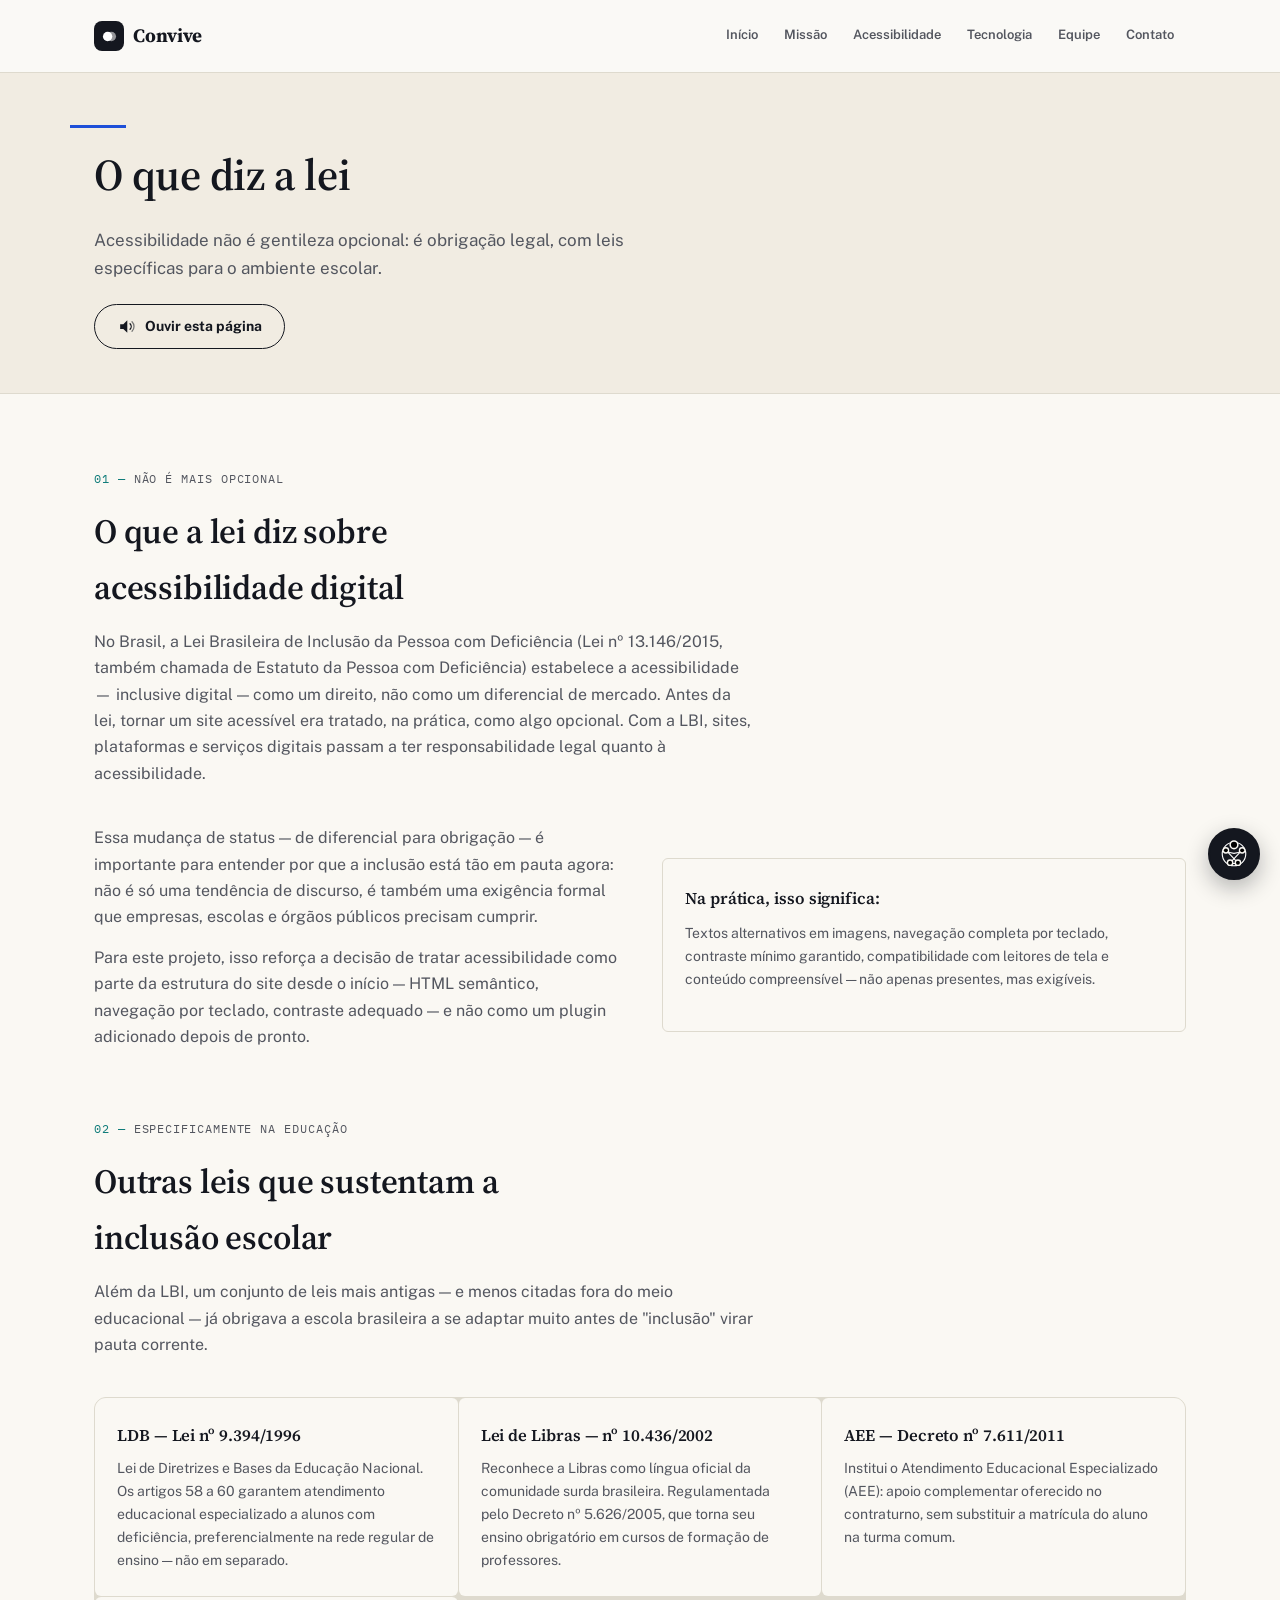
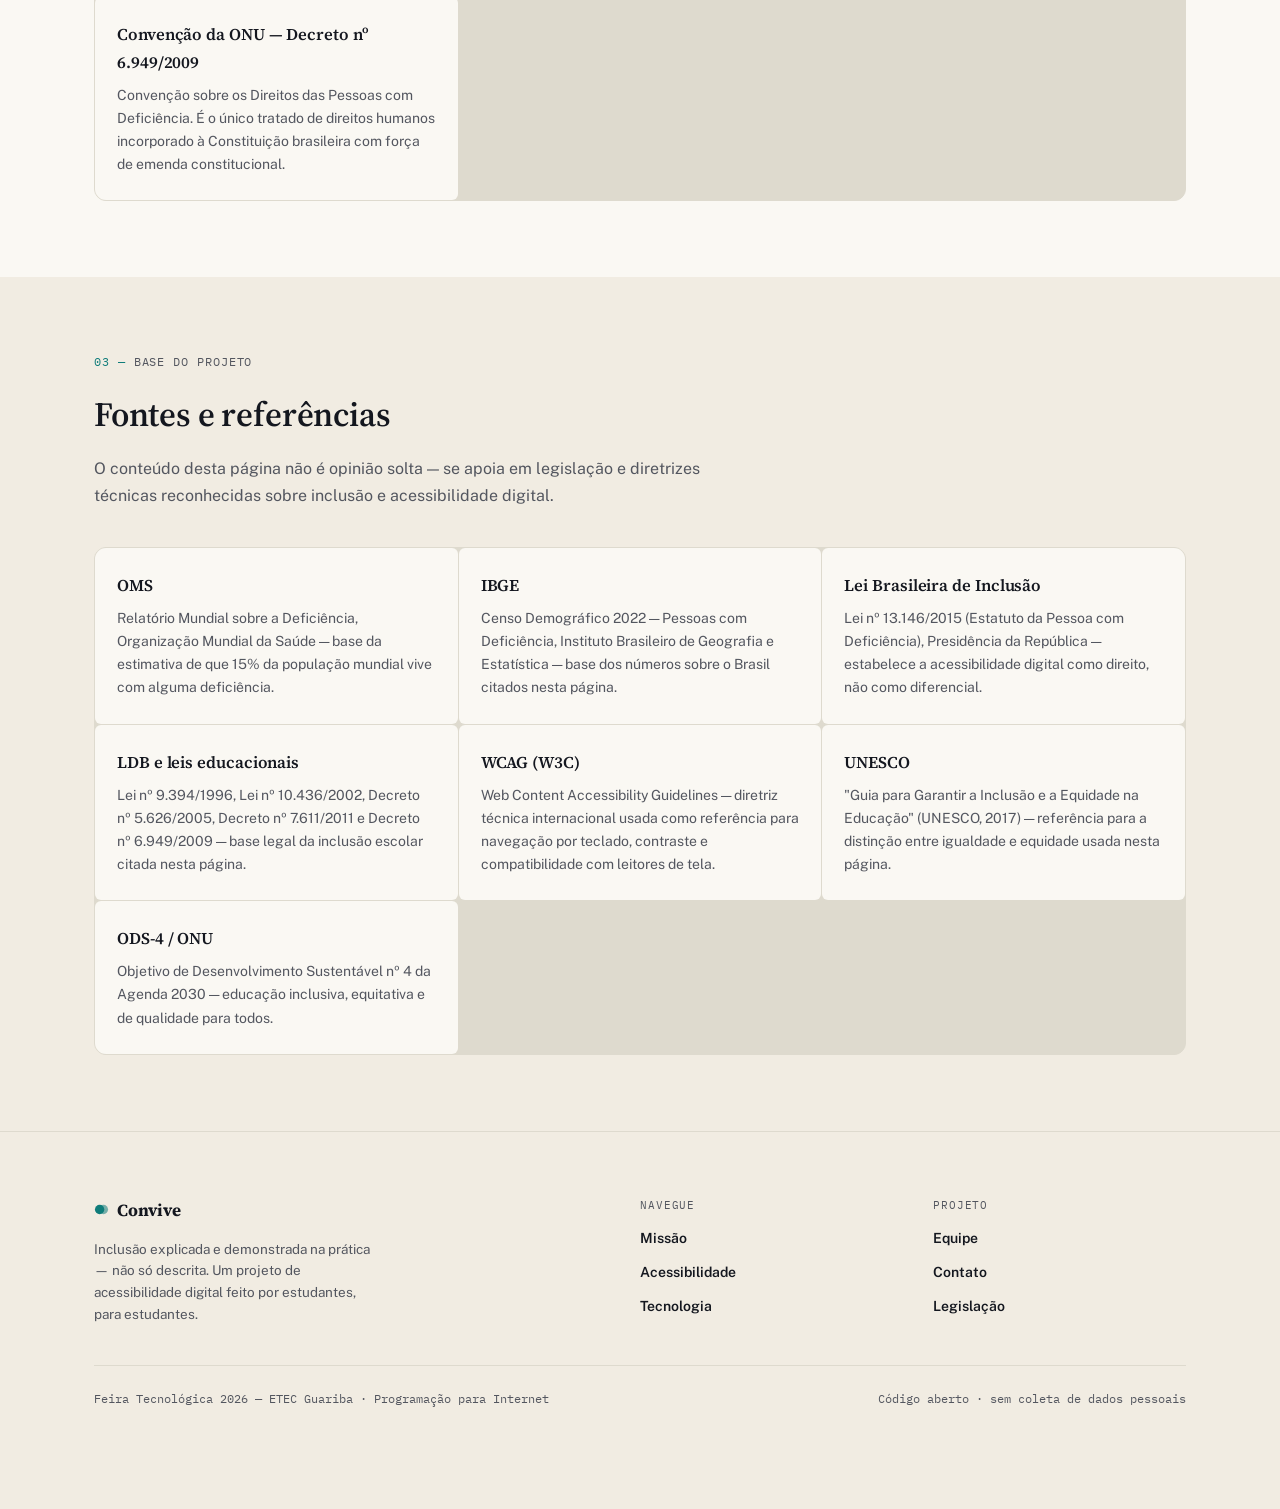
<file: legislacao.html>
<!DOCTYPE html>
<html lang="pt-BR">
<head>
<meta charset="UTF-8">
<meta name="viewport" content="width=device-width, initial-scale=1.0, viewport-fit=cover">
<meta name="color-scheme" content="light only">
<meta name="theme-color" content="#14171F">
<title>Legislação — Convive</title>
<meta name="description" content="Leis, decretos e diretrizes que sustentam a acessibilidade digital e a inclusão escolar no Brasil.">
<link rel="preconnect" href="https://fonts.googleapis.com">
<link rel="preconnect" href="https://fonts.gstatic.com" crossorigin>
<link href="https://fonts.googleapis.com/css2?family=Source+Serif+4:opsz,wght@8..60,500;8..60,600;8..60,700&family=Public+Sans:wght@400;500;600;700&family=IBM+Plex+Mono:wght@500&family=Atkinson+Hyperlegible:wght@400;700&family=Fraunces:ital,opsz,wght@0,9..144,500;1,9..144,500;1,9..144,600&display=swap" rel="stylesheet">
<link rel="icon" href="favicon.svg" type="image/svg+xml">
<link rel="stylesheet" href="style.css">
<link rel="stylesheet" href="libras.css">
<link rel="stylesheet" href="motor.css">
</head>
<body>
<svg width="0" height="0" style="position:absolute" aria-hidden="true">
  <defs>
    <symbol id="brand-icon" viewBox="0 0 24 24">
      <circle cx="9" cy="12" r="7.5"/>
      <circle cx="15" cy="12" r="7.5" opacity=".55"/>
    </symbol>
    <symbol id="inclusion-icon" viewBox="0 0 100 100">
      <circle class="ii-ring" cx="50" cy="50" r="42" fill="none" stroke="currentColor" stroke-width="4" pathLength="1"/>
      <path class="ii-line" d="M21 37 Q50 59 79 37" fill="none" stroke="currentColor" stroke-width="4" stroke-linecap="round" pathLength="1"/>
      <path class="ii-line" d="M23 38 L63 81" fill="none" stroke="currentColor" stroke-width="4" stroke-linecap="round" pathLength="1"/>
      <path class="ii-line" d="M77 38 L37 81" fill="none" stroke="currentColor" stroke-width="4" stroke-linecap="round" pathLength="1"/>
      <path class="ii-line" d="M36 81 Q50 87 64 81" fill="none" stroke="currentColor" stroke-width="4" stroke-linecap="round" pathLength="1"/>
      <circle class="ii-node" cx="50" cy="17" r="13" fill="var(--paper)" stroke="var(--paper)" stroke-width="7"/>
      <circle class="ii-node ii-fill" cx="50" cy="17" r="11"/>
      <circle class="ii-node" cx="21" cy="37" r="9" fill="var(--paper)" stroke="var(--paper)" stroke-width="6"/>
      <circle class="ii-node ii-fill" cx="21" cy="37" r="7"/>
      <circle class="ii-node" cx="79" cy="37" r="9" fill="var(--paper)" stroke="var(--paper)" stroke-width="6"/>
      <circle class="ii-node ii-fill" cx="79" cy="37" r="7"/>
      <circle class="ii-node" cx="36" cy="81" r="9" fill="var(--paper)" stroke="var(--paper)" stroke-width="6"/>
      <circle class="ii-node ii-fill" cx="36" cy="81" r="7"/>
      <circle class="ii-node" cx="64" cy="81" r="9" fill="var(--paper)" stroke="var(--paper)" stroke-width="6"/>
      <circle class="ii-node ii-fill" cx="64" cy="81" r="7"/>
    </symbol>
  </defs>
</svg>
<a href="#main" class="skip-link">Pular para o conteúdo</a>
<div class="intro-loader" id="introLoader">
  <button class="intro-skip" id="introSkip" type="button">Pular introdução</button>
  <div class="intro-content" aria-hidden="true">
    <svg class="intro-inclusion" id="introInclusion" viewBox="0 0 100 100"><use href="#inclusion-icon" xlink:href="#inclusion-icon"></use></svg>
    <span class="intro-mark" id="introMark"><svg class="spark" viewBox="0 0 24 24"><use href="#brand-icon" xlink:href="#brand-icon"></use></svg><span id="introMarkText">Convive</span></span>
    <p class="intro-tagline" id="introTagline">Conhecimento para todos, do jeito de cada um.</p>
  </div>
</div>
<div class="scroll-progress" id="scrollProgress"></div>
<header class="topbar">
  <div class="wrap bar">
    <a href="index.html" class="brand"><span class="mk"><svg class="spark" viewBox="0 0 24 24"><use href="#brand-icon" xlink:href="#brand-icon"></use></svg></span>Convive</a>
    <button class="navtoggle" id="navToggle" aria-label="Abrir menu" aria-expanded="false">
      <svg width="22" height="22" viewBox="0 0 24 24" fill="none">
        <path class="bar bar1" d="M3 7h18" stroke="#14171F" stroke-width="1.8" stroke-linecap="round"/>
        <path class="bar bar2" d="M3 12h18" stroke="#14171F" stroke-width="1.8" stroke-linecap="round"/>
        <path class="bar bar3" d="M3 17h18" stroke="#14171F" stroke-width="1.8" stroke-linecap="round"/>
      </svg>
    </button>
    <nav class="navlinks" id="navLinks">
      <a href="index.html">Início</a>
      <a href="missao.html">Missão</a>
      <a href="acessibilidade.html">Acessibilidade</a>
      <a href="tecnologia.html">Tecnologia</a>
      <a href="equipe.html">Equipe</a>
      <a href="contato.html">Contato</a>
    </nav>
  </div>
</header>
<div class="cb-banner" id="cbBanner" role="status" aria-live="polite">🎨 <span id="cbBannerText">Modo de cor ativo</span></div>
<div class="epilepsy-banner" id="epilepsyBanner" role="status" aria-live="polite">⚠️ <span id="epilepsyBannerText">Modo epilepsia ativo</span></div>
<main id="main">
  <div class="page-head">
    <div class="wrap">
      <h1>O que diz a lei</h1>
      <p>Acessibilidade não é gentileza opcional: é obrigação legal, com leis específicas para o ambiente escolar.</p>
      <button class="page-listen" id="pageListen8"><svg class="listen-icon" viewBox="0 0 24 24" aria-hidden="true"><path d="M4 9v6h4l5 5V4L8 9H4z" fill="currentColor"/><path d="M16.5 8.5a5 5 0 0 1 0 7" stroke="currentColor" stroke-width="1.6" fill="none" stroke-linecap="round"/><path d="M19 6a8.5 8.5 0 0 1 0 12" stroke="currentColor" stroke-width="1.6" fill="none" stroke-linecap="round" opacity=".55"/></svg>Ouvir esta página</button>
    </div>
  </div>

<section id="marco-legal" data-narrate="O que a lei diz sobre acessibilidade digital">
    <div class="wrap">
      <div class="section-head">
        <span class="eyebrow">Não é mais opcional</span>
        <h2>O que a lei diz sobre acessibilidade digital</h2>
        <p>No Brasil, a Lei Brasileira de Inclusão da Pessoa com Deficiência (Lei nº 13.146/2015, também chamada de Estatuto da Pessoa com Deficiência) estabelece a acessibilidade — inclusive digital — como um direito, não como um diferencial de mercado. Antes da lei, tornar um site acessível era tratado, na prática, como algo opcional. Com a LBI, sites, plataformas e serviços digitais passam a ter responsabilidade legal quanto à acessibilidade.</p>
      </div>
      <div class="split">
        <div class="txt">
          <p>Essa mudança de status — de diferencial para obrigação — é importante para entender por que a inclusão está tão em pauta agora: não é só uma tendência de discurso, é também uma exigência formal que empresas, escolas e órgãos públicos precisam cumprir.</p>
          <p>Para este projeto, isso reforça a decisão de tratar acessibilidade como parte da estrutura do site desde o início — HTML semântico, navegação por teclado, contraste adequado — e não como um plugin adicionado depois de pronto.</p>
        </div>
        <div class="stat-box" style="border:1px solid var(--line);">
          <h3>Na prática, isso significa:</h3>
          <p style="margin-top:10px;">Textos alternativos em imagens, navegação completa por teclado, contraste mínimo garantido, compatibilidade com leitores de tela e conteúdo compreensível — não apenas presentes, mas exigíveis.</p>
        </div>
      </div>
      <div class="section-head" style="margin-top:56px;">
        <span class="eyebrow">Especificamente na educação</span>
        <h2>Outras leis que sustentam a inclusão escolar</h2>
        <p>Além da LBI, um conjunto de leis mais antigas — e menos citadas fora do meio educacional — já obrigava a escola brasileira a se adaptar muito antes de "inclusão" virar pauta corrente.</p>
      </div>
      <div class="cat-grid">
        <div class="cat-card"><h3>LDB — Lei nº 9.394/1996</h3><p style="font-size:14px; color:var(--ink-soft);">Lei de Diretrizes e Bases da Educação Nacional. Os artigos 58 a 60 garantem atendimento educacional especializado a alunos com deficiência, preferencialmente na rede regular de ensino — não em separado.</p></div>
        <div class="cat-card"><h3>Lei de Libras — nº 10.436/2002</h3><p style="font-size:14px; color:var(--ink-soft);">Reconhece a Libras como língua oficial da comunidade surda brasileira. Regulamentada pelo Decreto nº 5.626/2005, que torna seu ensino obrigatório em cursos de formação de professores.</p></div>
        <div class="cat-card"><h3>AEE — Decreto nº 7.611/2011</h3><p style="font-size:14px; color:var(--ink-soft);">Institui o Atendimento Educacional Especializado (AEE): apoio complementar oferecido no contraturno, sem substituir a matrícula do aluno na turma comum.</p></div>
        <div class="cat-card"><h3>Convenção da ONU — Decreto nº 6.949/2009</h3><p style="font-size:14px; color:var(--ink-soft);">Convenção sobre os Direitos das Pessoas com Deficiência. É o único tratado de direitos humanos incorporado à Constituição brasileira com força de emenda constitucional.</p></div>
      </div>
    </div>
  </section>

  <section id="fontes" style="background:var(--surface);" data-narrate="Fontes e referências sobre inclusão">
    <div class="wrap">
      <div class="section-head">
        <span class="eyebrow">Base do projeto</span>
        <h2>Fontes e referências</h2>
        <p>O conteúdo desta página não é opinião solta — se apoia em legislação e diretrizes técnicas reconhecidas sobre inclusão e acessibilidade digital.</p>
      </div>
      <div class="cat-grid">
        <div class="cat-card"><h3>OMS</h3><p style="font-size:14px; color:var(--ink-soft);">Relatório Mundial sobre a Deficiência, Organização Mundial da Saúde — base da estimativa de que 15% da população mundial vive com alguma deficiência.</p></div>
        <div class="cat-card"><h3>IBGE</h3><p style="font-size:14px; color:var(--ink-soft);">Censo Demográfico 2022 — Pessoas com Deficiência, Instituto Brasileiro de Geografia e Estatística — base dos números sobre o Brasil citados nesta página.</p></div>
        <div class="cat-card"><h3>Lei Brasileira de Inclusão</h3><p style="font-size:14px; color:var(--ink-soft);">Lei nº 13.146/2015 (Estatuto da Pessoa com Deficiência), Presidência da República — estabelece a acessibilidade digital como direito, não como diferencial.</p></div>
        <div class="cat-card"><h3>LDB e leis educacionais</h3><p style="font-size:14px; color:var(--ink-soft);">Lei nº 9.394/1996, Lei nº 10.436/2002, Decreto nº 5.626/2005, Decreto nº 7.611/2011 e Decreto nº 6.949/2009 — base legal da inclusão escolar citada nesta página.</p></div>
        <div class="cat-card"><h3>WCAG (W3C)</h3><p style="font-size:14px; color:var(--ink-soft);">Web Content Accessibility Guidelines — diretriz técnica internacional usada como referência para navegação por teclado, contraste e compatibilidade com leitores de tela.</p></div>
        <div class="cat-card"><h3>UNESCO</h3><p style="font-size:14px; color:var(--ink-soft);">"Guia para Garantir a Inclusão e a Equidade na Educação" (UNESCO, 2017) — referência para a distinção entre igualdade e equidade usada nesta página.</p></div>
        <div class="cat-card"><h3>ODS-4 / ONU</h3><p style="font-size:14px; color:var(--ink-soft);">Objetivo de Desenvolvimento Sustentável nº 4 da Agenda 2030 — educação inclusiva, equitativa e de qualidade para todos.</p></div>
      </div>
    </div>
  </section>
</main>
<footer>
  <div class="wrap">
    <div class="footer-grid">
      <div class="footer-col footer-brand">
        <span class="fb"><svg class="spark" viewBox="0 0 24 24"><use href="#brand-icon" xlink:href="#brand-icon"></use></svg>Convive</span>
        <p>Inclusão explicada e demonstrada na prática — não só descrita. Um projeto de acessibilidade digital feito por estudantes, para estudantes.</p>
      </div>
      <div class="footer-col">
        <span class="footer-h">Navegue</span>
        <a href="missao.html">Missão</a>
        <a href="acessibilidade.html">Acessibilidade</a>
        <a href="tecnologia.html">Tecnologia</a>
      </div>
      <div class="footer-col">
        <span class="footer-h">Projeto</span>
        <a href="equipe.html">Equipe</a>
        <a href="contato.html">Contato</a>
        <a href="legislacao.html">Legislação</a>
      </div>
    </div>
    <div class="footer-bottom">
      <span class="fm">Feira Tecnológica 2026 — ETEC Guariba · Programação para Internet</span>
      <span class="fm">Código aberto · sem coleta de dados pessoais</span>
    </div>
  </div>
</footer>
<div class="toast-wrap" id="toastWrap" role="status" aria-live="polite"></div>

<button class="totop" id="toTop" aria-label="Voltar ao topo">↑</button>

<div class="a11y-bar">
  <button class="a11y-fab" id="a11yFab" aria-label="Abrir painel de acessibilidade" aria-expanded="false"><svg class="fab-icon" viewBox="0 0 100 100" aria-hidden="true"><use href="#inclusion-icon" xlink:href="#inclusion-icon"></use></svg></button>
  <div class="a11y-panel" id="a11yPanel" role="dialog" aria-label="Painel de acessibilidade">
    <button class="a11y-close" id="a11yClose" aria-label="Fechar painel">✕</button>
    <h2>Acessibilidade</h2>
    <p class="sub">Ajustes reais, aplicados agora nesta página.</p>

    <button class="a11y-listen" id="a11yListen"><svg class="listen-icon" viewBox="0 0 24 24" aria-hidden="true"><path d="M4 9v6h4l5 5V4L8 9H4z" fill="currentColor"/><path d="M16.5 8.5a5 5 0 0 1 0 7" stroke="currentColor" stroke-width="1.6" fill="none" stroke-linecap="round"/><path d="M19 6a8.5 8.5 0 0 1 0 12" stroke="currentColor" stroke-width="1.6" fill="none" stroke-linecap="round" opacity=".55"/></svg>Ouvir esta página</button>

    <div class="a11y-group a11y-profiles">
      <span class="lbl">Perfis rápidos</span>
      <div class="a11y-row">
        <button data-profile="baixa-visao">Baixa visão</button>
        <button data-profile="dislexia">Dislexia</button>
        <button data-profile="mobilidade">Mobilidade reduzida</button>
        <button data-profile="fotossensibilidade">Fotossensibilidade</button>
      </div>
      <p class="profile-note">Cada perfil liga vários ajustes de uma vez — você ainda pode ligar ou desligar qualquer um deles abaixo, individualmente.</p>
    </div>

    <div class="a11y-category">
      <span class="cat-h"><svg class="cat-icon" viewBox="0 0 24 24" aria-hidden="true"><path d="M1 12s4-7 11-7 11 7 11 7-4 7-11 7-11-7-11-7z" fill="none" stroke="currentColor" stroke-width="1.6"/><circle cx="12" cy="12" r="3.2" fill="currentColor"/></svg>Visão</span>
      <div class="a11y-group">
        <span class="lbl">Tamanho do texto</span>
        <div class="a11y-row">
          <button id="fontDec" data-font="dec" aria-label="Diminuir fonte">A−</button>
          <button id="fontReset" data-font="reset" aria-label="Fonte padrão">A</button>
          <button id="fontInc" data-font="inc" aria-label="Aumentar fonte">A+</button>
        </div>
      </div>
      <div class="a11y-group">
        <span class="lbl">Contraste e cursor</span>
        <div class="a11y-row">
          <button data-toggle="high-contrast">Alto contraste</button>
          <button data-motor="cursor" aria-pressed="false">Cursor grande</button>
          <button data-motor="focus" aria-pressed="false">Foco grande</button>
        </div>
      </div>
      <div class="a11y-group">
        <span class="lbl">Paletas para os 7 tipos de daltonismo</span>
        <div class="a11y-row" id="cbRow">
          <button data-cb="none" class="active">Padrão</button>
          <button data-cb="cb-protanopia">Protanopia</button>
          <button data-cb="cb-protanomalia">Protanomalia</button>
          <button data-cb="cb-deuteranopia">Deuteranopia</button>
          <button data-cb="cb-deuteranomalia">Deuteranomalia</button>
          <button data-cb="cb-tritanopia">Tritanopia</button>
          <button data-cb="cb-tritanomalia">Tritanomalia</button>
          <button data-cb="cb-acromatopsia">Acromatopsia</button>
        </div>
      </div>
    </div>

    <div class="a11y-category">
      <span class="cat-h"><svg class="cat-icon" viewBox="0 0 24 24" aria-hidden="true"><path d="M12 2a7 7 0 0 0-4 12.7V17a2 2 0 0 0 2 2h4a2 2 0 0 0 2-2v-2.3A7 7 0 0 0 12 2z" fill="none" stroke="currentColor" stroke-width="1.6"/><line x1="10" y1="22" x2="14" y2="22" stroke="currentColor" stroke-width="1.6"/></svg>Cognição e leitura</span>
      <div class="a11y-group">
        <span class="lbl">Leitura e movimento</span>
        <div class="a11y-row">
          <button data-toggle="dyslexia-mode">Fonte p/ dislexia</button>
          <button data-toggle="reduce-motion">Reduzir movimento</button>
        </div>
      </div>
      <div class="a11y-group">
        <span class="lbl">Epilepsia / fotossensibilidade</span>
        <div class="a11y-row">
          <button id="epilepsyToggle" class="epilepsy-btn">Modo seguro (muda tudo)</button>
        </div>
      </div>
    </div>

    <div class="a11y-category">
      <span class="cat-h"><svg class="cat-icon" viewBox="0 0 24 24" aria-hidden="true"><circle cx="12" cy="12" r="9.5" fill="none" stroke="currentColor" stroke-width="1.6"/><path d="M12 7v5l3.5 2" stroke="currentColor" stroke-width="1.6" fill="none" stroke-linecap="round"/></svg>Mobilidade</span>
      <div class="a11y-group">
        <div class="a11y-row">
          <button data-motor="targets" aria-pressed="false">Toque ampliado</button>
          <button data-motor="spacing" aria-pressed="false">Espaçamento</button>
        </div>
        <div class="a11y-row">
          <button data-motor="gestures" aria-pressed="false">Sem gestos</button>
          <button data-motor="confirm" aria-pressed="false">Confirmar ações</button>
        </div>
        <div class="a11y-row">
          <button data-motor="time" aria-pressed="false">Tempo estendido</button>
          <button data-toggle="big-click">Cliques maiores</button>
        </div>
        <button class="motor-all-btn" id="motorAllBtn" type="button">Ativar todas as opções recomendadas</button>
      </div>
    </div>

    <div class="a11y-category">
      <span class="cat-h"><svg class="cat-icon" viewBox="0 0 24 24" aria-hidden="true"><rect x="2" y="6" width="20" height="12" rx="2" fill="none" stroke="currentColor" stroke-width="1.6"/><line x1="6" y1="10" x2="6" y2="10" stroke="currentColor" stroke-width="2" stroke-linecap="round"/><line x1="10" y1="10" x2="10" y2="10" stroke="currentColor" stroke-width="2" stroke-linecap="round"/><line x1="14" y1="10" x2="14" y2="10" stroke="currentColor" stroke-width="2" stroke-linecap="round"/><line x1="7" y1="14" x2="17" y2="14" stroke="currentColor" stroke-width="2" stroke-linecap="round"/></svg>Navegação</span>
      <div class="a11y-group">
        <span class="lbl">Foco e teclado</span>
        <div class="a11y-row">
          <button data-toggle="link-highlight">Destacar links</button>
        </div>
        <p class="cat-note">A navegação completa por Tab e o indicador de foco visível já funcionam em toda a página, sempre — não são um botão para ligar.</p>
      </div>
    </div>

    <div class="a11y-category">
      <span class="cat-h"><svg class="cat-icon" viewBox="0 0 100 100" aria-hidden="true"><use href="#inclusion-icon" xlink:href="#inclusion-icon"></use></svg>Comunicação</span>
      <div class="a11y-group">
        <button class="a11y-libras-btn" id="librasOpenBtn" aria-haspopup="dialog" aria-controls="librasPanel">
          <svg class="lt-icon" viewBox="0 0 100 100" aria-hidden="true"><use href="#inclusion-icon" xlink:href="#inclusion-icon"></use></svg>
          <span>Ativar Libras<small>Abre o intérprete em uma janela à parte</small></span>
        </button>
      </div>
    </div>

    <button class="a11y-reset" id="a11yReset">Restaurar tudo</button>
  </div>
</div>

<div class="narrator-bar" id="narratorBar">
  <div class="nb-progress" id="nbProgress"></div>
  <button id="nbPlayPause" aria-label="Pausar leitura">⏸</button>
  <div class="nb-info">
    <div class="nb-label">Ouvindo esta página</div>
    <div class="nb-text" id="nbText">Início</div>
  </div>
  <button id="nbStop" aria-label="Parar leitura">✕</button>
</div>
<script src="motor.js"></script>
<script src="script.js"></script>

<div class="libras-panel size-md pos-br" id="librasPanel" role="dialog" aria-label="Intérprete de Libras" aria-hidden="true">
  <div class="lp-header">
    <svg class="lt-icon" viewBox="0 0 100 100" aria-hidden="true"><use href="#inclusion-icon" xlink:href="#inclusion-icon"></use></svg>
    <div class="lp-title"><strong id="lpTitle">Libras</strong><span>Convive &middot; intérprete</span></div>
    <button id="lpMinimize" aria-label="Minimizar painel de Libras">&#8211;</button>
    <button id="lpClose" aria-label="Fechar painel de Libras">&#10005;</button>
  </div>
  <div class="lp-body">
    <div class="lp-stage" id="lpStage">
      <div class="lp-placeholder"><svg class="lt-icon" viewBox="0 0 100 100" aria-hidden="true"><use href="#inclusion-icon" xlink:href="#inclusion-icon"></use></svg><p>Selecione um trecho com "Ver em Libras" para carregar o conteúdo.</p></div>
    </div>
    <div class="lp-controls">
      <button id="lpPlay" aria-label="Reproduzir">&#9654;</button>
      <button id="lpRestart" aria-label="Reiniciar">&#8635;</button>
      <div class="lp-progress" id="lpProgress"><div class="lp-progress-fill" id="lpProgressFill"></div></div>
      <button class="lp-speed" id="lpSpeedBtn">1x</button>
      <button id="lpFullscreen" aria-label="Tela cheia">&#9974;</button>
    </div>
    <p class="lp-caption" id="lpCaption"></p>

    <button class="lp-settings-toggle" id="lpSettingsToggle" aria-expanded="false" aria-controls="lpSettings">Configurações do intérprete</button>
    <div class="lp-settings" id="lpSettings">
      <span class="lbl">Tamanho</span>
      <div class="lp-set-row">
        <button data-libras-size="sm">Pequeno</button>
        <button data-libras-size="md" class="active">Médio</button>
        <button data-libras-size="lg">Grande</button>
      </div>
      <span class="lbl">Posição</span>
      <div class="lp-set-row">
        <button data-libras-pos="br" class="active">Inf. direito</button>
        <button data-libras-pos="bl">Inf. esquerdo</button>
        <button data-libras-pos="tr">Sup. direito</button>
      </div>
      <span class="lbl">Reprodução</span>
      <div class="lp-set-row">
        <button data-libras-play="manual" class="active">Manual</button>
        <button data-libras-play="auto">Automática</button>
      </div>
    </div>
  </div>
</div>
<div vw class="enabled vlibras-dock">
  <div vw-access-button class="active"></div>
  <div vw-plugin-wrapper>
    <div class="vw-plugin-top-wrapper"></div>
  </div>
</div>
<script src="https://vlibras.gov.br/app/vlibras-plugin.js"></script>
<script>
  if (window.VLibras) { new window.VLibras.Widget('https://vlibras.gov.br/app'); }
</script>

<script src="libras-data.js"></script>
<script src="libras.js"></script>
</body>
</html>
</file>
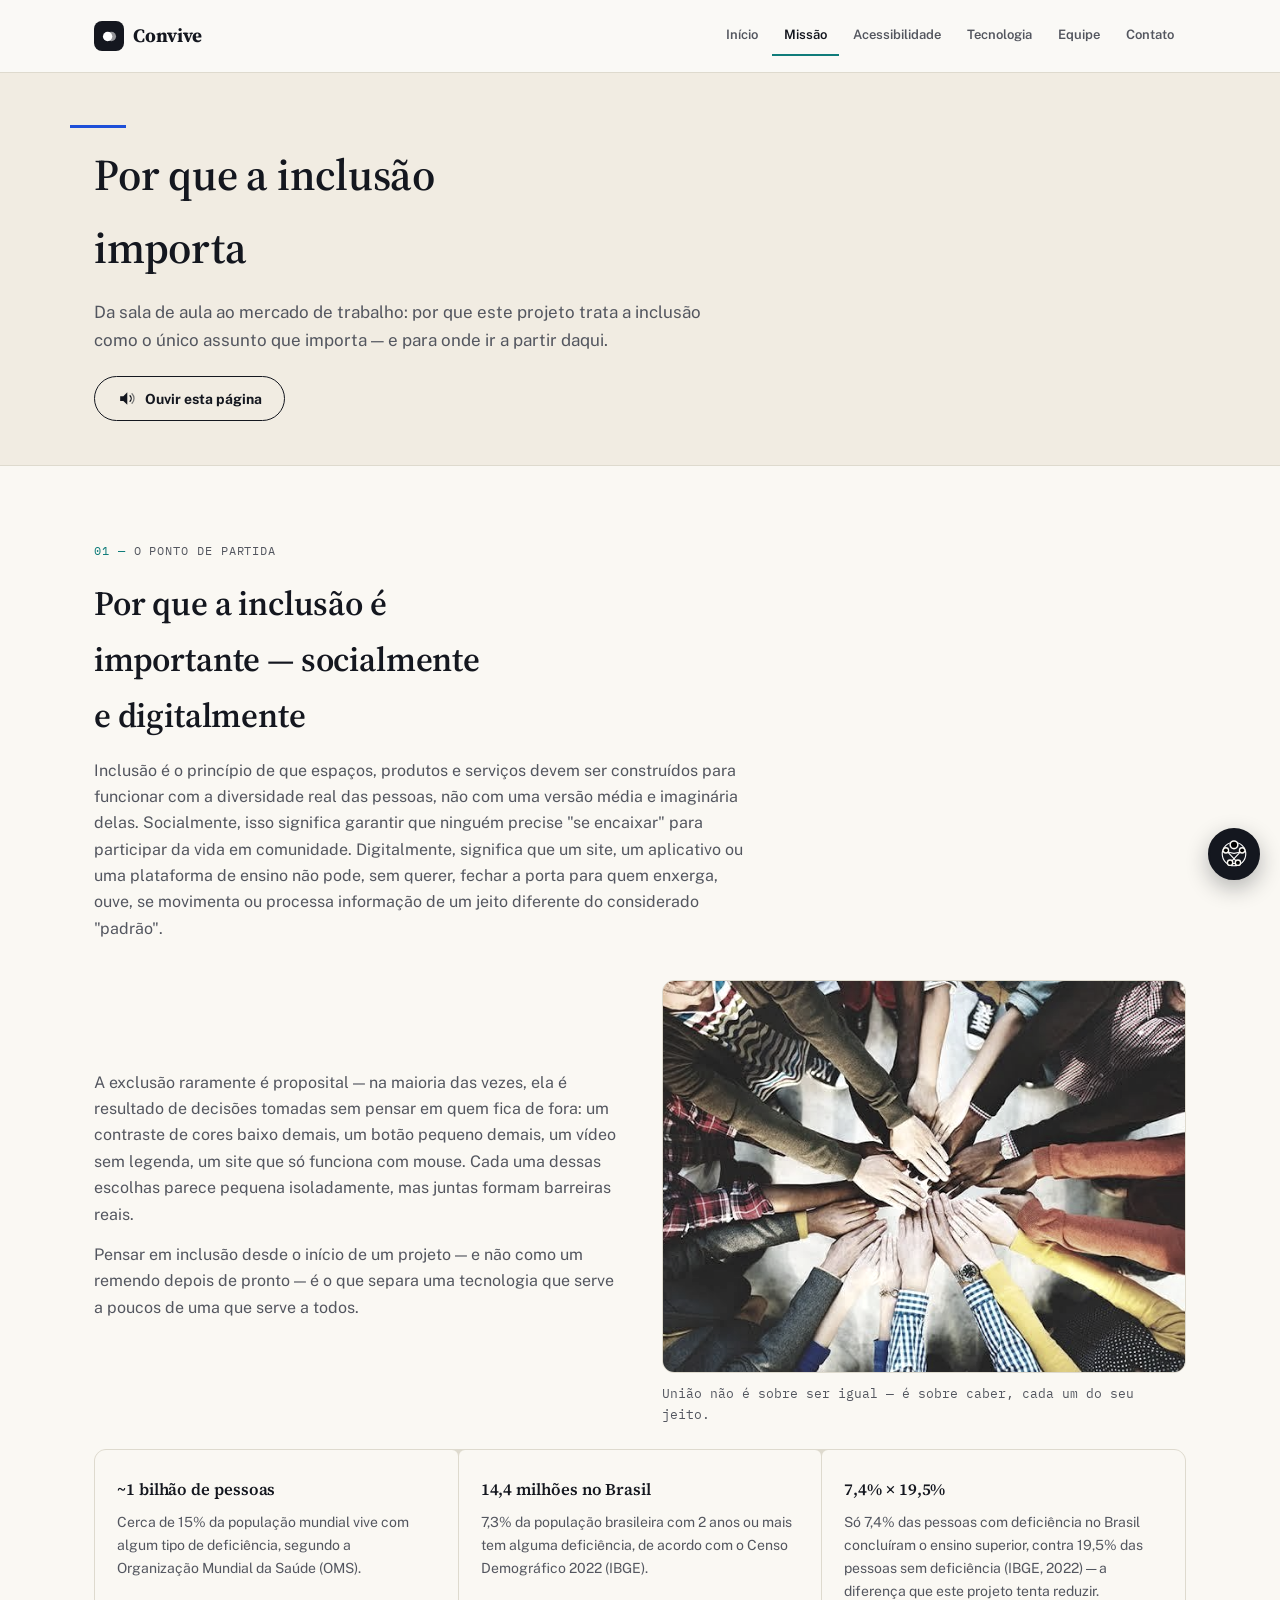
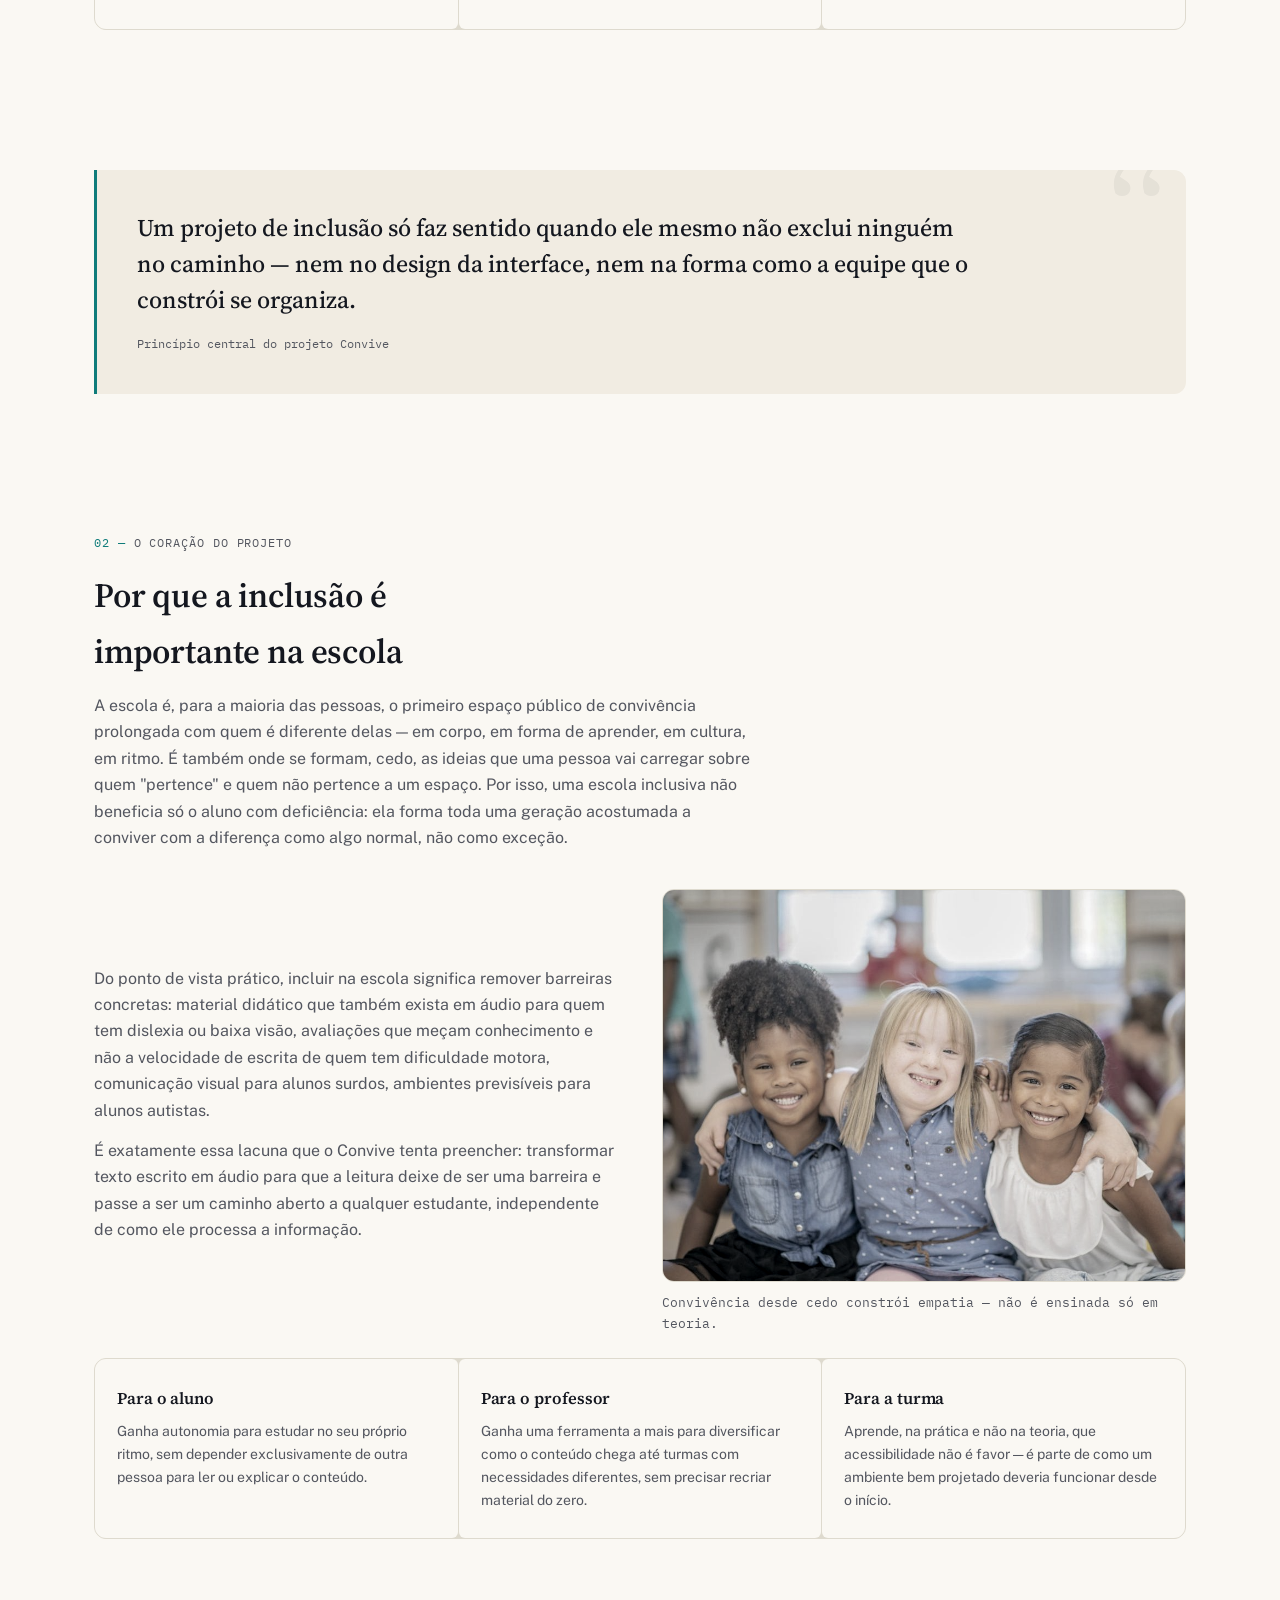
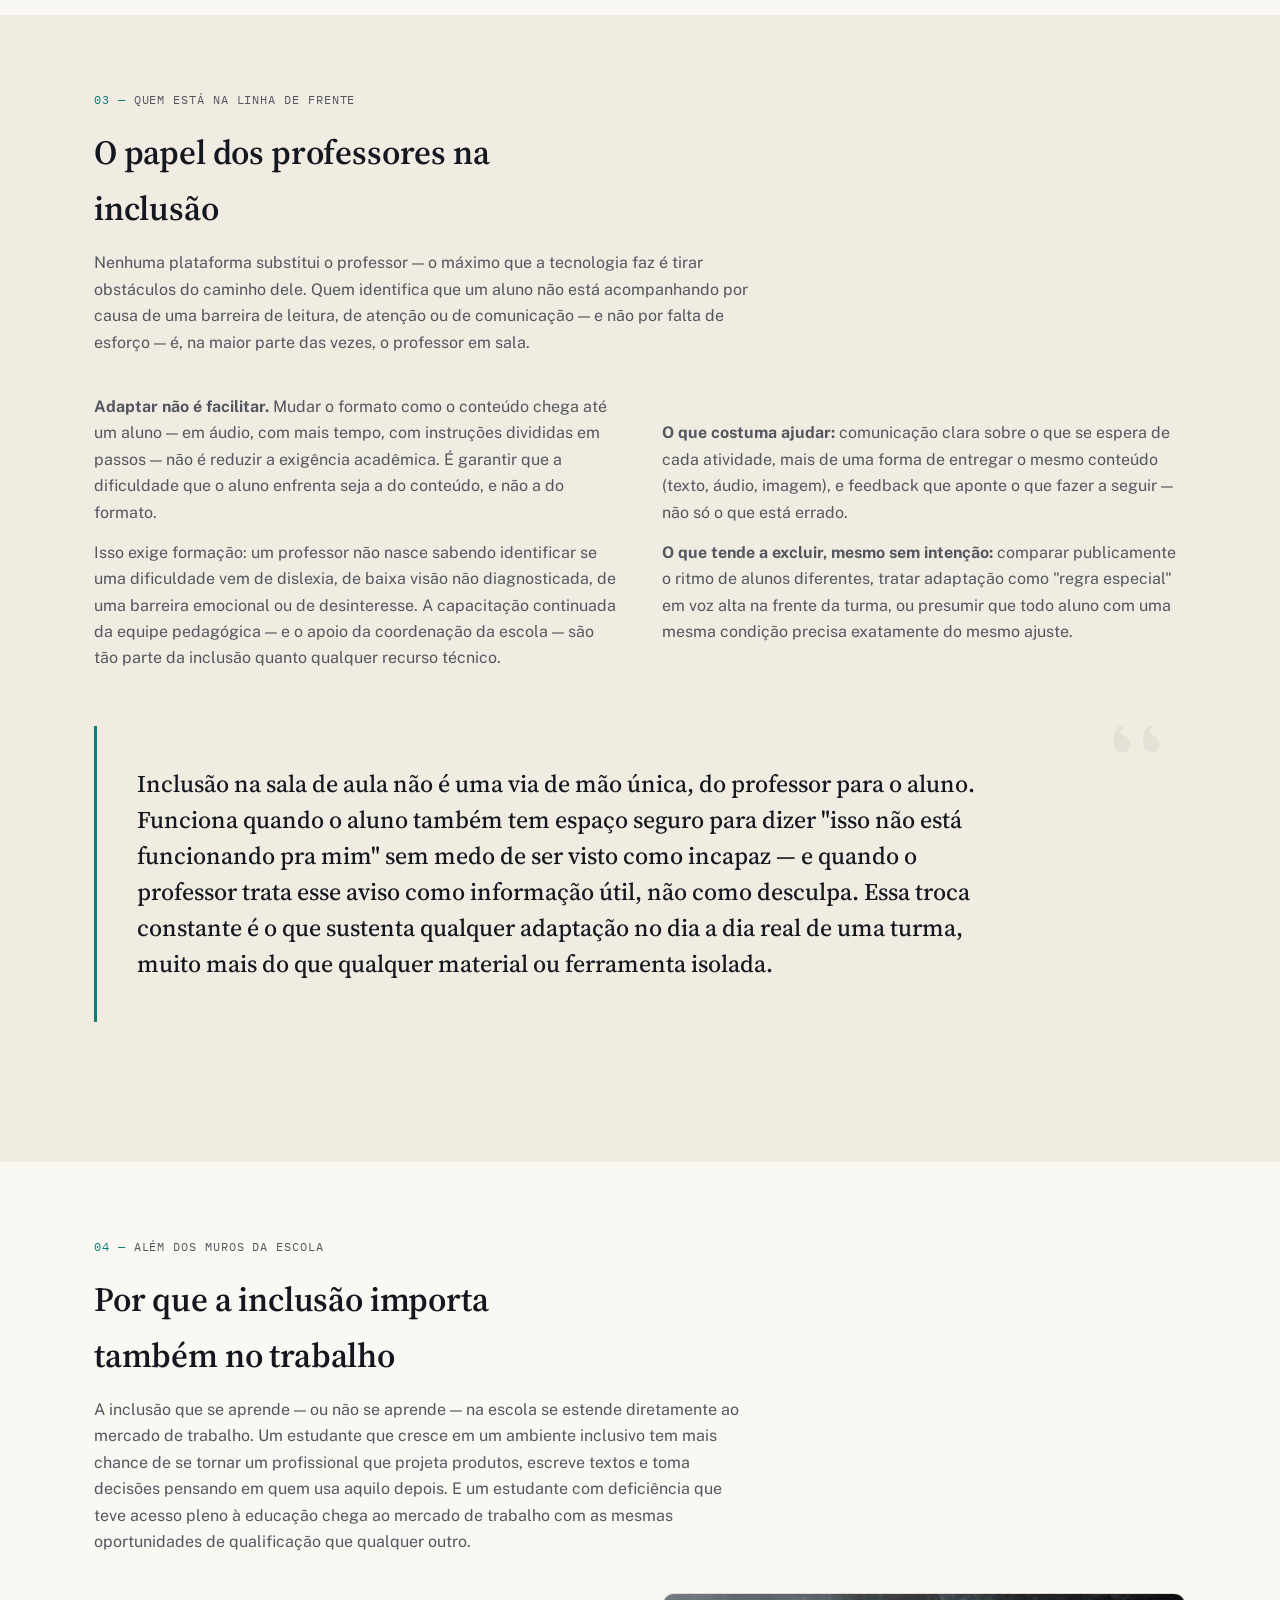
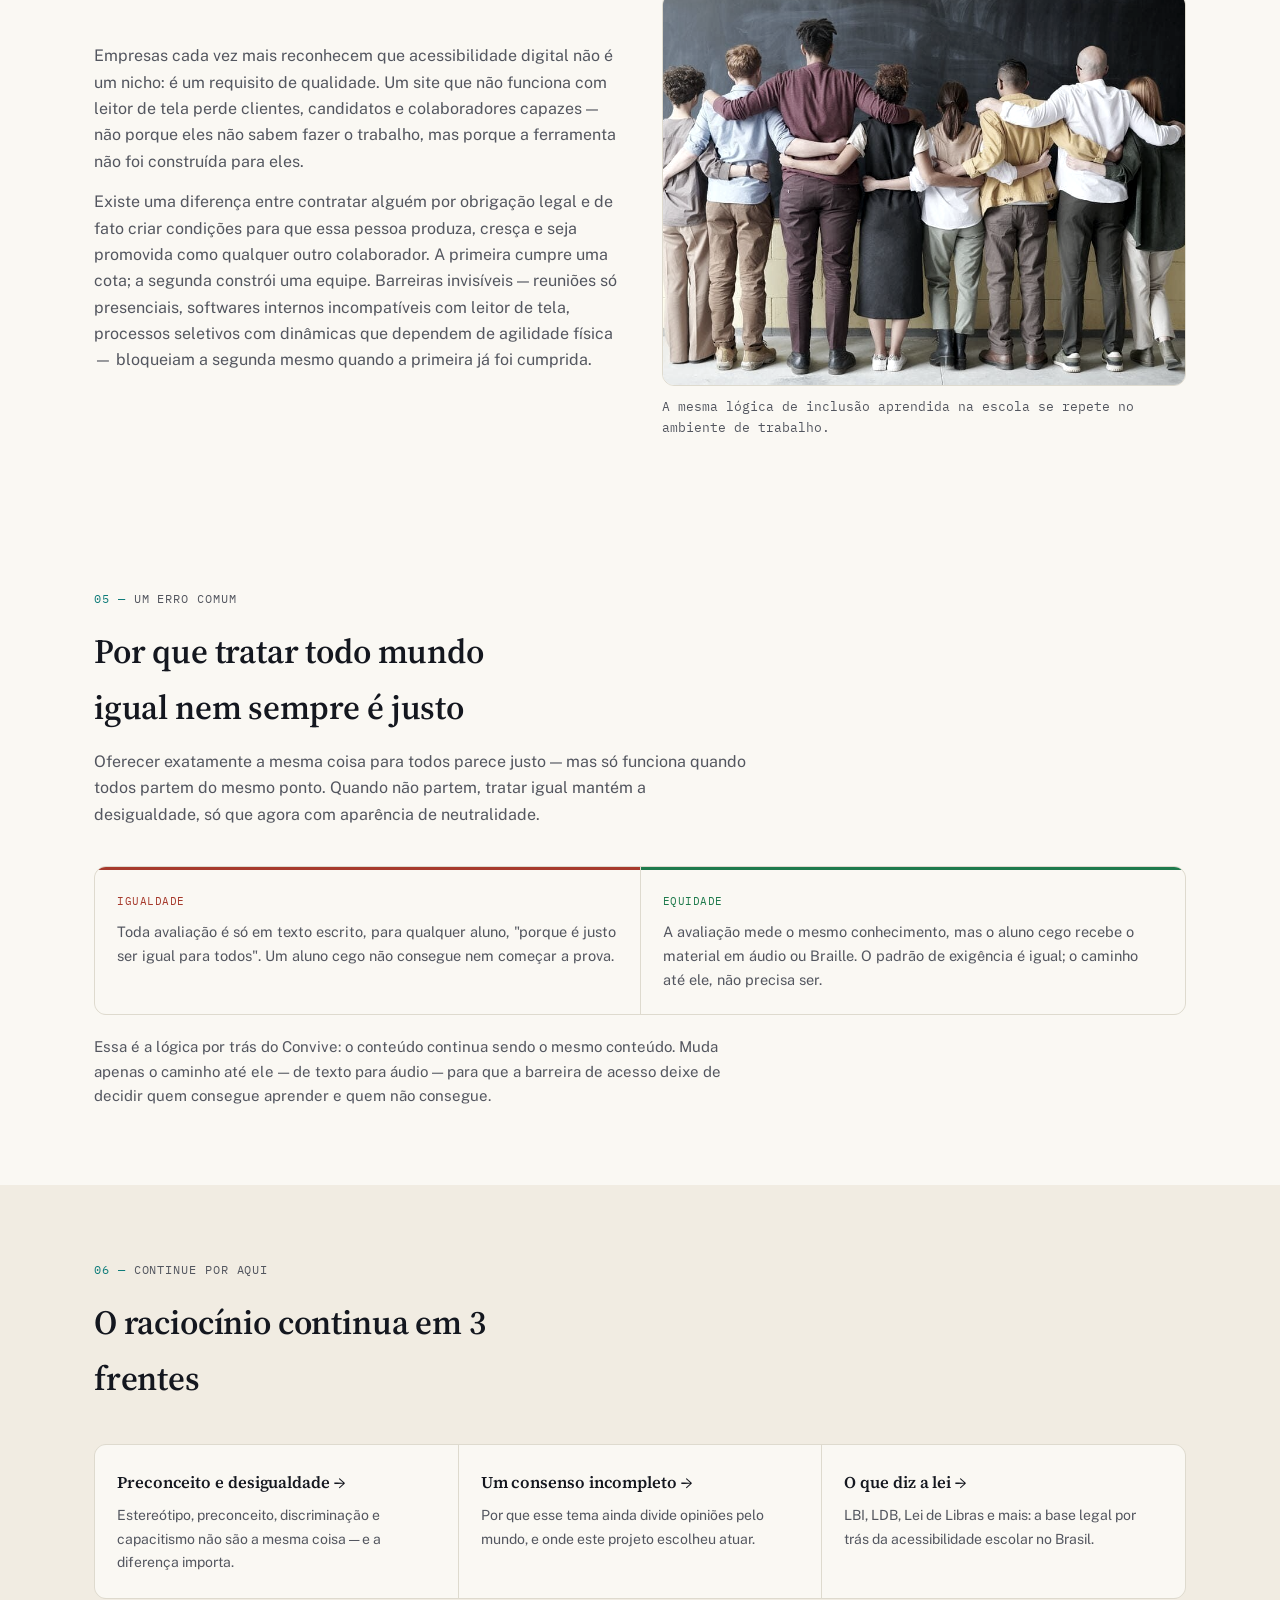
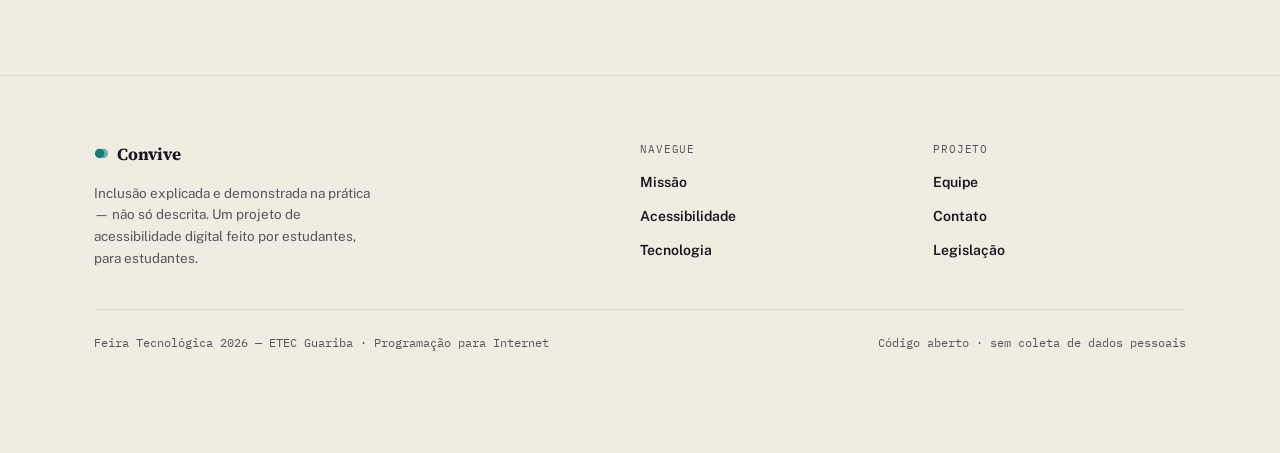
<file: missao.html>
<!DOCTYPE html>
<html lang="pt-BR">
<head>
<meta charset="UTF-8">
<meta name="viewport" content="width=device-width, initial-scale=1.0, viewport-fit=cover">
<meta name="color-scheme" content="light only">
<meta name="theme-color" content="#14171F">
<title>Missão — Convive</title>
<meta name="description" content="Por que a inclusão importa na escola, no trabalho e na sociedade.">
<link rel="preconnect" href="https://fonts.googleapis.com">
<link rel="preconnect" href="https://fonts.gstatic.com" crossorigin>
<link href="https://fonts.googleapis.com/css2?family=Source+Serif+4:opsz,wght@8..60,500;8..60,600;8..60,700&family=Public+Sans:wght@400;500;600;700&family=IBM+Plex+Mono:wght@500&family=Atkinson+Hyperlegible:wght@400;700&family=Fraunces:ital,opsz,wght@0,9..144,500;1,9..144,500;1,9..144,600&display=swap" rel="stylesheet">
<link rel="icon" href="favicon.svg" type="image/svg+xml">
<link rel="stylesheet" href="style.css">
<link rel="stylesheet" href="libras.css">
<link rel="stylesheet" href="motor.css">
</head>
<body>
<svg width="0" height="0" style="position:absolute" aria-hidden="true">
  <defs>
    <symbol id="brand-icon" viewBox="0 0 24 24">
      <circle cx="9" cy="12" r="7.5"/>
      <circle cx="15" cy="12" r="7.5" opacity=".55"/>
    </symbol>
    <symbol id="inclusion-icon" viewBox="0 0 100 100">
      <circle class="ii-ring" cx="50" cy="50" r="42" fill="none" stroke="currentColor" stroke-width="4" pathLength="1"/>
      <path class="ii-line" d="M21 37 Q50 59 79 37" fill="none" stroke="currentColor" stroke-width="4" stroke-linecap="round" pathLength="1"/>
      <path class="ii-line" d="M23 38 L63 81" fill="none" stroke="currentColor" stroke-width="4" stroke-linecap="round" pathLength="1"/>
      <path class="ii-line" d="M77 38 L37 81" fill="none" stroke="currentColor" stroke-width="4" stroke-linecap="round" pathLength="1"/>
      <path class="ii-line" d="M36 81 Q50 87 64 81" fill="none" stroke="currentColor" stroke-width="4" stroke-linecap="round" pathLength="1"/>
      <circle class="ii-node" cx="50" cy="17" r="13" fill="var(--paper)" stroke="var(--paper)" stroke-width="7"/>
      <circle class="ii-node ii-fill" cx="50" cy="17" r="11"/>
      <circle class="ii-node" cx="21" cy="37" r="9" fill="var(--paper)" stroke="var(--paper)" stroke-width="6"/>
      <circle class="ii-node ii-fill" cx="21" cy="37" r="7"/>
      <circle class="ii-node" cx="79" cy="37" r="9" fill="var(--paper)" stroke="var(--paper)" stroke-width="6"/>
      <circle class="ii-node ii-fill" cx="79" cy="37" r="7"/>
      <circle class="ii-node" cx="36" cy="81" r="9" fill="var(--paper)" stroke="var(--paper)" stroke-width="6"/>
      <circle class="ii-node ii-fill" cx="36" cy="81" r="7"/>
      <circle class="ii-node" cx="64" cy="81" r="9" fill="var(--paper)" stroke="var(--paper)" stroke-width="6"/>
      <circle class="ii-node ii-fill" cx="64" cy="81" r="7"/>
    </symbol>
  </defs>
</svg>
<a href="#main" class="skip-link">Pular para o conteúdo</a>
<div class="intro-loader" id="introLoader">
  <button class="intro-skip" id="introSkip" type="button">Pular introdução</button>
  <div class="intro-content" aria-hidden="true">
    <svg class="intro-inclusion" id="introInclusion" viewBox="0 0 100 100"><use href="#inclusion-icon" xlink:href="#inclusion-icon"></use></svg>
    <span class="intro-mark" id="introMark"><svg class="spark" viewBox="0 0 24 24"><use href="#brand-icon" xlink:href="#brand-icon"></use></svg><span id="introMarkText">Convive</span></span>
    <p class="intro-tagline" id="introTagline">Conhecimento para todos, do jeito de cada um.</p>
  </div>
</div>
<div class="scroll-progress" id="scrollProgress"></div>
<header class="topbar">
  <div class="wrap bar">
    <a href="index.html" class="brand"><span class="mk"><svg class="spark" viewBox="0 0 24 24"><use href="#brand-icon" xlink:href="#brand-icon"></use></svg></span>Convive</a>
    <button class="navtoggle" id="navToggle" aria-label="Abrir menu" aria-expanded="false">
      <svg width="22" height="22" viewBox="0 0 24 24" fill="none">
        <path class="bar bar1" d="M3 7h18" stroke="#14171F" stroke-width="1.8" stroke-linecap="round"/>
        <path class="bar bar2" d="M3 12h18" stroke="#14171F" stroke-width="1.8" stroke-linecap="round"/>
        <path class="bar bar3" d="M3 17h18" stroke="#14171F" stroke-width="1.8" stroke-linecap="round"/>
      </svg>
    </button>
    <nav class="navlinks" id="navLinks">
      <a href="index.html">Início</a>
      <a href="missao.html" aria-current="page">Missão</a>
      <a href="acessibilidade.html">Acessibilidade</a>
      <a href="tecnologia.html">Tecnologia</a>
      <a href="equipe.html">Equipe</a>
      <a href="contato.html">Contato</a>
    </nav>
  </div>
</header>
<div class="cb-banner" id="cbBanner" role="status" aria-live="polite">🎨 <span id="cbBannerText">Modo de cor ativo</span></div>
<div class="epilepsy-banner" id="epilepsyBanner" role="status" aria-live="polite">⚠️ <span id="epilepsyBannerText">Modo epilepsia ativo</span></div>
<main id="main">
  <div class="page-head">
    <div class="wrap">
      <h1>Por que a inclusão importa</h1>
      <p>Da sala de aula ao mercado de trabalho: por que este projeto trata a inclusão como o único assunto que importa — e para onde ir a partir daqui.</p>
      <button class="page-listen" id="pageListen1"><svg class="listen-icon" viewBox="0 0 24 24" aria-hidden="true"><path d="M4 9v6h4l5 5V4L8 9H4z" fill="currentColor"/><path d="M16.5 8.5a5 5 0 0 1 0 7" stroke="currentColor" stroke-width="1.6" fill="none" stroke-linecap="round"/><path d="M19 6a8.5 8.5 0 0 1 0 12" stroke="currentColor" stroke-width="1.6" fill="none" stroke-linecap="round" opacity=".55"/></svg>Ouvir esta página</button>
    </div>
  </div>

<section id="social" data-narrate="Por que a inclusão importa, socialmente e digitalmente">
    <div class="wrap">
      <div class="section-head">
        <span class="eyebrow">O ponto de partida</span>
        <h2>Por que a inclusão é importante — socialmente e digitalmente</h2>
        <p>Inclusão é o princípio de que espaços, produtos e serviços devem ser construídos para funcionar com a diversidade real das pessoas, não com uma versão média e imaginária delas. Socialmente, isso significa garantir que ninguém precise "se encaixar" para participar da vida em comunidade. Digitalmente, significa que um site, um aplicativo ou uma plataforma de ensino não pode, sem querer, fechar a porta para quem enxerga, ouve, se movimenta ou processa informação de um jeito diferente do considerado "padrão".</p>
      </div>
      <div class="split">
        <div class="txt">
          <p>A exclusão raramente é proposital — na maioria das vezes, ela é resultado de decisões tomadas sem pensar em quem fica de fora: um contraste de cores baixo demais, um botão pequeno demais, um vídeo sem legenda, um site que só funciona com mouse. Cada uma dessas escolhas parece pequena isoladamente, mas juntas formam barreiras reais.</p>
          <p>Pensar em inclusão desde o início de um projeto — e não como um remendo depois de pronto — é o que separa uma tecnologia que serve a poucos de uma que serve a todos.</p>
        </div>
        <figure class="media">
          <div class="frame"><img src="img/hands-circle.jpg" width="679" height="452" loading="lazy" decoding="async" alt="Vista de cima de um grupo diverso de pessoas com as mãos unidas em círculo, simbolizando união e trabalho coletivo."></div>
          <figcaption>União não é sobre ser igual — é sobre caber, cada um do seu jeito.</figcaption>
        </figure>
      </div>
      <div class="stat-row">
        <div class="stat-box"><h3>~1 bilhão de pessoas</h3><p>Cerca de 15% da população mundial vive com algum tipo de deficiência, segundo a Organização Mundial da Saúde (OMS).</p></div>
        <div class="stat-box"><h3>14,4 milhões no Brasil</h3><p>7,3% da população brasileira com 2 anos ou mais tem alguma deficiência, de acordo com o Censo Demográfico 2022 (IBGE).</p></div>
        <div class="stat-box"><h3>7,4% × 19,5%</h3><p>Só 7,4% das pessoas com deficiência no Brasil concluíram o ensino superior, contra 19,5% das pessoas sem deficiência (IBGE, 2022) — a diferença que este projeto tenta reduzir.</p></div>
      </div>
    </div>
  </section>

  <div class="wrap">
    <div class="quote-block">
      <p>Um projeto de inclusão só faz sentido quando ele mesmo não exclui ninguém no caminho — nem no design da interface, nem na forma como a equipe que o constrói se organiza.</p>
      <span>Princípio central do projeto Convive</span>
    </div>
  </div>

  <section id="escola" data-narrate="Por que a inclusão é importante na escola">
    <div class="wrap">
      <div class="section-head">
        <span class="eyebrow">O coração do projeto</span>
        <h2>Por que a inclusão é importante na escola</h2>
        <p>A escola é, para a maioria das pessoas, o primeiro espaço público de convivência prolongada com quem é diferente delas — em corpo, em forma de aprender, em cultura, em ritmo. É também onde se formam, cedo, as ideias que uma pessoa vai carregar sobre quem "pertence" e quem não pertence a um espaço. Por isso, uma escola inclusiva não beneficia só o aluno com deficiência: ela forma toda uma geração acostumada a conviver com a diferença como algo normal, não como exceção.</p>
      </div>
      <div class="split rev">
        <figure class="media">
          <div class="frame"><img src="img/three-girls.jpg" width="1000" height="714" loading="lazy" decoding="async" alt="Três meninas sorrindo e abraçadas, uma delas com síndrome de Down, demonstrando amizade e convivência natural entre crianças com e sem deficiência."></div>
          <figcaption>Convivência desde cedo constrói empatia — não é ensinada só em teoria.</figcaption>
        </figure>
        <div class="txt">
          <p>Do ponto de vista prático, incluir na escola significa remover barreiras concretas: material didático que também exista em áudio para quem tem dislexia ou baixa visão, avaliações que meçam conhecimento e não a velocidade de escrita de quem tem dificuldade motora, comunicação visual para alunos surdos, ambientes previsíveis para alunos autistas.</p>
          <p>É exatamente essa lacuna que o Convive tenta preencher: transformar texto escrito em áudio para que a leitura deixe de ser uma barreira e passe a ser um caminho aberto a qualquer estudante, independente de como ele processa a informação.</p>
        </div>
      </div>
      <div class="stat-row">
        <div class="stat-box"><h3>Para o aluno</h3><p>Ganha autonomia para estudar no seu próprio ritmo, sem depender exclusivamente de outra pessoa para ler ou explicar o conteúdo.</p></div>
        <div class="stat-box"><h3>Para o professor</h3><p>Ganha uma ferramenta a mais para diversificar como o conteúdo chega até turmas com necessidades diferentes, sem precisar recriar material do zero.</p></div>
        <div class="stat-box"><h3>Para a turma</h3><p>Aprende, na prática e não na teoria, que acessibilidade não é favor — é parte de como um ambiente bem projetado deveria funcionar desde o início.</p></div>
      </div>
    </div>
  </section>

  <section id="professores" style="background:var(--surface);" data-narrate="O papel dos professores na inclusão">
    <div class="wrap">
      <div class="section-head">
        <span class="eyebrow">Quem está na linha de frente</span>
        <h2>O papel dos professores na inclusão</h2>
        <p>Nenhuma plataforma substitui o professor — o máximo que a tecnologia faz é tirar obstáculos do caminho dele. Quem identifica que um aluno não está acompanhando por causa de uma barreira de leitura, de atenção ou de comunicação — e não por falta de esforço — é, na maior parte das vezes, o professor em sala.</p>
      </div>
      <div class="split">
        <div class="txt">
          <p><strong>Adaptar não é facilitar.</strong> Mudar o formato como o conteúdo chega até um aluno — em áudio, com mais tempo, com instruções divididas em passos — não é reduzir a exigência acadêmica. É garantir que a dificuldade que o aluno enfrenta seja a do conteúdo, e não a do formato.</p>
          <p>Isso exige formação: um professor não nasce sabendo identificar se uma dificuldade vem de dislexia, de baixa visão não diagnosticada, de uma barreira emocional ou de desinteresse. A capacitação continuada da equipe pedagógica — e o apoio da coordenação da escola — são tão parte da inclusão quanto qualquer recurso técnico.</p>
        </div>
        <div class="txt">
          <p><strong>O que costuma ajudar:</strong> comunicação clara sobre o que se espera de cada atividade, mais de uma forma de entregar o mesmo conteúdo (texto, áudio, imagem), e feedback que aponte o que fazer a seguir — não só o que está errado.</p>
          <p><strong>O que tende a excluir, mesmo sem intenção:</strong> comparar publicamente o ritmo de alunos diferentes, tratar adaptação como "regra especial" em voz alta na frente da turma, ou presumir que todo aluno com uma mesma condição precisa exatamente do mesmo ajuste.</p>
        </div>
      </div>
      <div class="quote-block" style="margin-top:40px;">
        <p>Inclusão na sala de aula não é uma via de mão única, do professor para o aluno. Funciona quando o aluno também tem espaço seguro para dizer "isso não está funcionando pra mim" sem medo de ser visto como incapaz — e quando o professor trata esse aviso como informação útil, não como desculpa. Essa troca constante é o que sustenta qualquer adaptação no dia a dia real de uma turma, muito mais do que qualquer material ou ferramenta isolada.</p>
      </div>
    </div>
  </section>

  <section id="trabalho" data-narrate="Por que a inclusão importa no trabalho">
    <div class="wrap">
      <div class="section-head">
        <span class="eyebrow">Além dos muros da escola</span>
        <h2>Por que a inclusão importa também no trabalho</h2>
        <p>A inclusão que se aprende — ou não se aprende — na escola se estende diretamente ao mercado de trabalho. Um estudante que cresce em um ambiente inclusivo tem mais chance de se tornar um profissional que projeta produtos, escreve textos e toma decisões pensando em quem usa aquilo depois. E um estudante com deficiência que teve acesso pleno à educação chega ao mercado de trabalho com as mesmas oportunidades de qualificação que qualquer outro.</p>
      </div>
      <div class="split">
        <div class="txt">
          <p>Empresas cada vez mais reconhecem que acessibilidade digital não é um nicho: é um requisito de qualidade. Um site que não funciona com leitor de tela perde clientes, candidatos e colaboradores capazes — não porque eles não sabem fazer o trabalho, mas porque a ferramenta não foi construída para eles.</p>
          <p>Existe uma diferença entre contratar alguém por obrigação legal e de fato criar condições para que essa pessoa produza, cresça e seja promovida como qualquer outro colaborador. A primeira cumpre uma cota; a segunda constrói uma equipe. Barreiras invisíveis — reuniões só presenciais, softwares internos incompatíveis com leitor de tela, processos seletivos com dinâmicas que dependem de agilidade física — bloqueiam a segunda mesmo quando a primeira já foi cumprida.</p>
        </div>
        <figure class="media">
          <div class="frame"><img src="img/group-backs.jpg" width="1000" height="667" loading="lazy" decoding="async" alt="Grupo de nove pessoas visto de costas, abraçadas lado a lado em frente a um quadro-negro, representando união e diversidade em um ambiente coletivo."></div>
          <figcaption>A mesma lógica de inclusão aprendida na escola se repete no ambiente de trabalho.</figcaption>
        </figure>
      </div>
    </div>
  </section>

  <section id="equidade" data-narrate="A diferença entre igualdade e equidade">
    <div class="wrap">
      <div class="section-head">
        <span class="eyebrow">Um erro comum</span>
        <h2>Por que tratar todo mundo igual nem sempre é justo</h2>
        <p>Oferecer exatamente a mesma coisa para todos parece justo — mas só funciona quando todos partem do mesmo ponto. Quando não partem, tratar igual mantém a desigualdade, só que agora com aparência de neutralidade.</p>
      </div>
      <div class="compare-grid">
        <div class="compare-col bad"><span class="lbl2">Igualdade</span><p>Toda avaliação é só em texto escrito, para qualquer aluno, "porque é justo ser igual para todos". Um aluno cego não consegue nem começar a prova.</p></div>
        <div class="compare-col good"><span class="lbl2">Equidade</span><p>A avaliação mede o mesmo conhecimento, mas o aluno cego recebe o material em áudio ou Braille. O padrão de exigência é igual; o caminho até ele, não precisa ser.</p></div>
      </div>
      <p style="color:var(--ink-soft); font-size:15px; margin-top:20px; max-width:70ch;">Essa é a lógica por trás do Convive: o conteúdo continua sendo o mesmo conteúdo. Muda apenas o caminho até ele — de texto para áudio — para que a barreira de acesso deixe de decidir quem consegue aprender e quem não consegue.</p>
    </div>
  </section>

  
  <section style="background:var(--surface);" data-narrate="Continue lendo">
    <div class="wrap">
      <div class="section-head">
        <span class="eyebrow">Continue por aqui</span>
        <h2>O raciocínio continua em 3 frentes</h2>
      </div>
      <div class="cat-grid">
        <a class="cat-card" href="preconceito.html" style="text-decoration:none; color:inherit; display:block;">
          <h3>Preconceito e desigualdade →</h3>
          <p style="font-size:14px; color:var(--ink-soft); margin-top:6px;">Estereótipo, preconceito, discriminação e capacitismo não são a mesma coisa — e a diferença importa.</p>
        </a>
        <a class="cat-card" href="polarizacao.html" style="text-decoration:none; color:inherit; display:block;">
          <h3>Um consenso incompleto →</h3>
          <p style="font-size:14px; color:var(--ink-soft); margin-top:6px;">Por que esse tema ainda divide opiniões pelo mundo, e onde este projeto escolheu atuar.</p>
        </a>
        <a class="cat-card" href="legislacao.html" style="text-decoration:none; color:inherit; display:block;">
          <h3>O que diz a lei →</h3>
          <p style="font-size:14px; color:var(--ink-soft); margin-top:6px;">LBI, LDB, Lei de Libras e mais: a base legal por trás da acessibilidade escolar no Brasil.</p>
        </a>
      </div>
    </div>
  </section>

</main>
<footer>
  <div class="wrap">
    <div class="footer-grid">
      <div class="footer-col footer-brand">
        <span class="fb"><svg class="spark" viewBox="0 0 24 24"><use href="#brand-icon" xlink:href="#brand-icon"></use></svg>Convive</span>
        <p>Inclusão explicada e demonstrada na prática — não só descrita. Um projeto de acessibilidade digital feito por estudantes, para estudantes.</p>
      </div>
      <div class="footer-col">
        <span class="footer-h">Navegue</span>
        <a href="missao.html">Missão</a>
        <a href="acessibilidade.html">Acessibilidade</a>
        <a href="tecnologia.html">Tecnologia</a>
      </div>
      <div class="footer-col">
        <span class="footer-h">Projeto</span>
        <a href="equipe.html">Equipe</a>
        <a href="contato.html">Contato</a>
        <a href="legislacao.html">Legislação</a>
      </div>
    </div>
    <div class="footer-bottom">
      <span class="fm">Feira Tecnológica 2026 — ETEC Guariba · Programação para Internet</span>
      <span class="fm">Código aberto · sem coleta de dados pessoais</span>
    </div>
  </div>
</footer>
<div class="toast-wrap" id="toastWrap" role="status" aria-live="polite"></div>

<button class="totop" id="toTop" aria-label="Voltar ao topo">↑</button>

<div class="a11y-bar">
  <button class="a11y-fab" id="a11yFab" aria-label="Abrir painel de acessibilidade" aria-expanded="false"><svg class="fab-icon" viewBox="0 0 100 100" aria-hidden="true"><use href="#inclusion-icon" xlink:href="#inclusion-icon"></use></svg></button>
  <div class="a11y-panel" id="a11yPanel" role="dialog" aria-label="Painel de acessibilidade">
    <button class="a11y-close" id="a11yClose" aria-label="Fechar painel">✕</button>
    <h2>Acessibilidade</h2>
    <p class="sub">Ajustes reais, aplicados agora nesta página.</p>

    <button class="a11y-listen" id="a11yListen"><svg class="listen-icon" viewBox="0 0 24 24" aria-hidden="true"><path d="M4 9v6h4l5 5V4L8 9H4z" fill="currentColor"/><path d="M16.5 8.5a5 5 0 0 1 0 7" stroke="currentColor" stroke-width="1.6" fill="none" stroke-linecap="round"/><path d="M19 6a8.5 8.5 0 0 1 0 12" stroke="currentColor" stroke-width="1.6" fill="none" stroke-linecap="round" opacity=".55"/></svg>Ouvir esta página</button>

    <div class="a11y-group a11y-profiles">
      <span class="lbl">Perfis rápidos</span>
      <div class="a11y-row">
        <button data-profile="baixa-visao">Baixa visão</button>
        <button data-profile="dislexia">Dislexia</button>
        <button data-profile="mobilidade">Mobilidade reduzida</button>
        <button data-profile="fotossensibilidade">Fotossensibilidade</button>
      </div>
      <p class="profile-note">Cada perfil liga vários ajustes de uma vez — você ainda pode ligar ou desligar qualquer um deles abaixo, individualmente.</p>
    </div>

    <div class="a11y-category">
      <span class="cat-h"><svg class="cat-icon" viewBox="0 0 24 24" aria-hidden="true"><path d="M1 12s4-7 11-7 11 7 11 7-4 7-11 7-11-7-11-7z" fill="none" stroke="currentColor" stroke-width="1.6"/><circle cx="12" cy="12" r="3.2" fill="currentColor"/></svg>Visão</span>
      <div class="a11y-group">
        <span class="lbl">Tamanho do texto</span>
        <div class="a11y-row">
          <button id="fontDec" data-font="dec" aria-label="Diminuir fonte">A−</button>
          <button id="fontReset" data-font="reset" aria-label="Fonte padrão">A</button>
          <button id="fontInc" data-font="inc" aria-label="Aumentar fonte">A+</button>
        </div>
      </div>
      <div class="a11y-group">
        <span class="lbl">Contraste e cursor</span>
        <div class="a11y-row">
          <button data-toggle="high-contrast">Alto contraste</button>
          <button data-motor="cursor" aria-pressed="false">Cursor grande</button>
          <button data-motor="focus" aria-pressed="false">Foco grande</button>
        </div>
      </div>
      <div class="a11y-group">
        <span class="lbl">Paletas para os 7 tipos de daltonismo</span>
        <div class="a11y-row" id="cbRow">
          <button data-cb="none" class="active">Padrão</button>
          <button data-cb="cb-protanopia">Protanopia</button>
          <button data-cb="cb-protanomalia">Protanomalia</button>
          <button data-cb="cb-deuteranopia">Deuteranopia</button>
          <button data-cb="cb-deuteranomalia">Deuteranomalia</button>
          <button data-cb="cb-tritanopia">Tritanopia</button>
          <button data-cb="cb-tritanomalia">Tritanomalia</button>
          <button data-cb="cb-acromatopsia">Acromatopsia</button>
        </div>
      </div>
    </div>

    <div class="a11y-category">
      <span class="cat-h"><svg class="cat-icon" viewBox="0 0 24 24" aria-hidden="true"><path d="M12 2a7 7 0 0 0-4 12.7V17a2 2 0 0 0 2 2h4a2 2 0 0 0 2-2v-2.3A7 7 0 0 0 12 2z" fill="none" stroke="currentColor" stroke-width="1.6"/><line x1="10" y1="22" x2="14" y2="22" stroke="currentColor" stroke-width="1.6"/></svg>Cognição e leitura</span>
      <div class="a11y-group">
        <span class="lbl">Leitura e movimento</span>
        <div class="a11y-row">
          <button data-toggle="dyslexia-mode">Fonte p/ dislexia</button>
          <button data-toggle="reduce-motion">Reduzir movimento</button>
        </div>
      </div>
      <div class="a11y-group">
        <span class="lbl">Epilepsia / fotossensibilidade</span>
        <div class="a11y-row">
          <button id="epilepsyToggle" class="epilepsy-btn">Modo seguro (muda tudo)</button>
        </div>
      </div>
    </div>

    <div class="a11y-category">
      <span class="cat-h"><svg class="cat-icon" viewBox="0 0 24 24" aria-hidden="true"><circle cx="12" cy="12" r="9.5" fill="none" stroke="currentColor" stroke-width="1.6"/><path d="M12 7v5l3.5 2" stroke="currentColor" stroke-width="1.6" fill="none" stroke-linecap="round"/></svg>Mobilidade</span>
      <div class="a11y-group">
        <div class="a11y-row">
          <button data-motor="targets" aria-pressed="false">Toque ampliado</button>
          <button data-motor="spacing" aria-pressed="false">Espaçamento</button>
        </div>
        <div class="a11y-row">
          <button data-motor="gestures" aria-pressed="false">Sem gestos</button>
          <button data-motor="confirm" aria-pressed="false">Confirmar ações</button>
        </div>
        <div class="a11y-row">
          <button data-motor="time" aria-pressed="false">Tempo estendido</button>
          <button data-toggle="big-click">Cliques maiores</button>
        </div>
        <button class="motor-all-btn" id="motorAllBtn" type="button">Ativar todas as opções recomendadas</button>
      </div>
    </div>

    <div class="a11y-category">
      <span class="cat-h"><svg class="cat-icon" viewBox="0 0 24 24" aria-hidden="true"><rect x="2" y="6" width="20" height="12" rx="2" fill="none" stroke="currentColor" stroke-width="1.6"/><line x1="6" y1="10" x2="6" y2="10" stroke="currentColor" stroke-width="2" stroke-linecap="round"/><line x1="10" y1="10" x2="10" y2="10" stroke="currentColor" stroke-width="2" stroke-linecap="round"/><line x1="14" y1="10" x2="14" y2="10" stroke="currentColor" stroke-width="2" stroke-linecap="round"/><line x1="7" y1="14" x2="17" y2="14" stroke="currentColor" stroke-width="2" stroke-linecap="round"/></svg>Navegação</span>
      <div class="a11y-group">
        <span class="lbl">Foco e teclado</span>
        <div class="a11y-row">
          <button data-toggle="link-highlight">Destacar links</button>
        </div>
        <p class="cat-note">A navegação completa por Tab e o indicador de foco visível já funcionam em toda a página, sempre — não são um botão para ligar.</p>
      </div>
    </div>

    <div class="a11y-category">
      <span class="cat-h"><svg class="cat-icon" viewBox="0 0 100 100" aria-hidden="true"><use href="#inclusion-icon" xlink:href="#inclusion-icon"></use></svg>Comunicação</span>
      <div class="a11y-group">
        <button class="a11y-libras-btn" id="librasOpenBtn" aria-haspopup="dialog" aria-controls="librasPanel">
          <svg class="lt-icon" viewBox="0 0 100 100" aria-hidden="true"><use href="#inclusion-icon" xlink:href="#inclusion-icon"></use></svg>
          <span>Ativar Libras<small>Abre o intérprete em uma janela à parte</small></span>
        </button>
      </div>
    </div>

    <button class="a11y-reset" id="a11yReset">Restaurar tudo</button>
  </div>
</div>

<div class="narrator-bar" id="narratorBar">
  <div class="nb-progress" id="nbProgress"></div>
  <button id="nbPlayPause" aria-label="Pausar leitura">⏸</button>
  <div class="nb-info">
    <div class="nb-label">Ouvindo esta página</div>
    <div class="nb-text" id="nbText">Início</div>
  </div>
  <button id="nbStop" aria-label="Parar leitura">✕</button>
</div>
<script src="motor.js"></script>
<script src="script.js"></script>

<div class="libras-panel size-md pos-br" id="librasPanel" role="dialog" aria-label="Intérprete de Libras" aria-hidden="true">
  <div class="lp-header">
    <svg class="lt-icon" viewBox="0 0 100 100" aria-hidden="true"><use href="#inclusion-icon" xlink:href="#inclusion-icon"></use></svg>
    <div class="lp-title"><strong id="lpTitle">Libras</strong><span>Convive &middot; intérprete</span></div>
    <button id="lpMinimize" aria-label="Minimizar painel de Libras">&#8211;</button>
    <button id="lpClose" aria-label="Fechar painel de Libras">&#10005;</button>
  </div>
  <div class="lp-body">
    <div class="lp-stage" id="lpStage">
      <div class="lp-placeholder"><svg class="lt-icon" viewBox="0 0 100 100" aria-hidden="true"><use href="#inclusion-icon" xlink:href="#inclusion-icon"></use></svg><p>Selecione um trecho com "Ver em Libras" para carregar o conteúdo.</p></div>
    </div>
    <div class="lp-controls">
      <button id="lpPlay" aria-label="Reproduzir">&#9654;</button>
      <button id="lpRestart" aria-label="Reiniciar">&#8635;</button>
      <div class="lp-progress" id="lpProgress"><div class="lp-progress-fill" id="lpProgressFill"></div></div>
      <button class="lp-speed" id="lpSpeedBtn">1x</button>
      <button id="lpFullscreen" aria-label="Tela cheia">&#9974;</button>
    </div>
    <p class="lp-caption" id="lpCaption"></p>

    <button class="lp-settings-toggle" id="lpSettingsToggle" aria-expanded="false" aria-controls="lpSettings">Configurações do intérprete</button>
    <div class="lp-settings" id="lpSettings">
      <span class="lbl">Tamanho</span>
      <div class="lp-set-row">
        <button data-libras-size="sm">Pequeno</button>
        <button data-libras-size="md" class="active">Médio</button>
        <button data-libras-size="lg">Grande</button>
      </div>
      <span class="lbl">Posição</span>
      <div class="lp-set-row">
        <button data-libras-pos="br" class="active">Inf. direito</button>
        <button data-libras-pos="bl">Inf. esquerdo</button>
        <button data-libras-pos="tr">Sup. direito</button>
      </div>
      <span class="lbl">Reprodução</span>
      <div class="lp-set-row">
        <button data-libras-play="manual" class="active">Manual</button>
        <button data-libras-play="auto">Automática</button>
      </div>
    </div>
  </div>
</div>
<div vw class="enabled vlibras-dock">
  <div vw-access-button class="active"></div>
  <div vw-plugin-wrapper>
    <div class="vw-plugin-top-wrapper"></div>
  </div>
</div>
<script src="https://vlibras.gov.br/app/vlibras-plugin.js"></script>
<script>
  if (window.VLibras) { new window.VLibras.Widget('https://vlibras.gov.br/app'); }
</script>

<script src="libras-data.js"></script>
<script src="libras.js"></script>
</body>
</html>
</file>
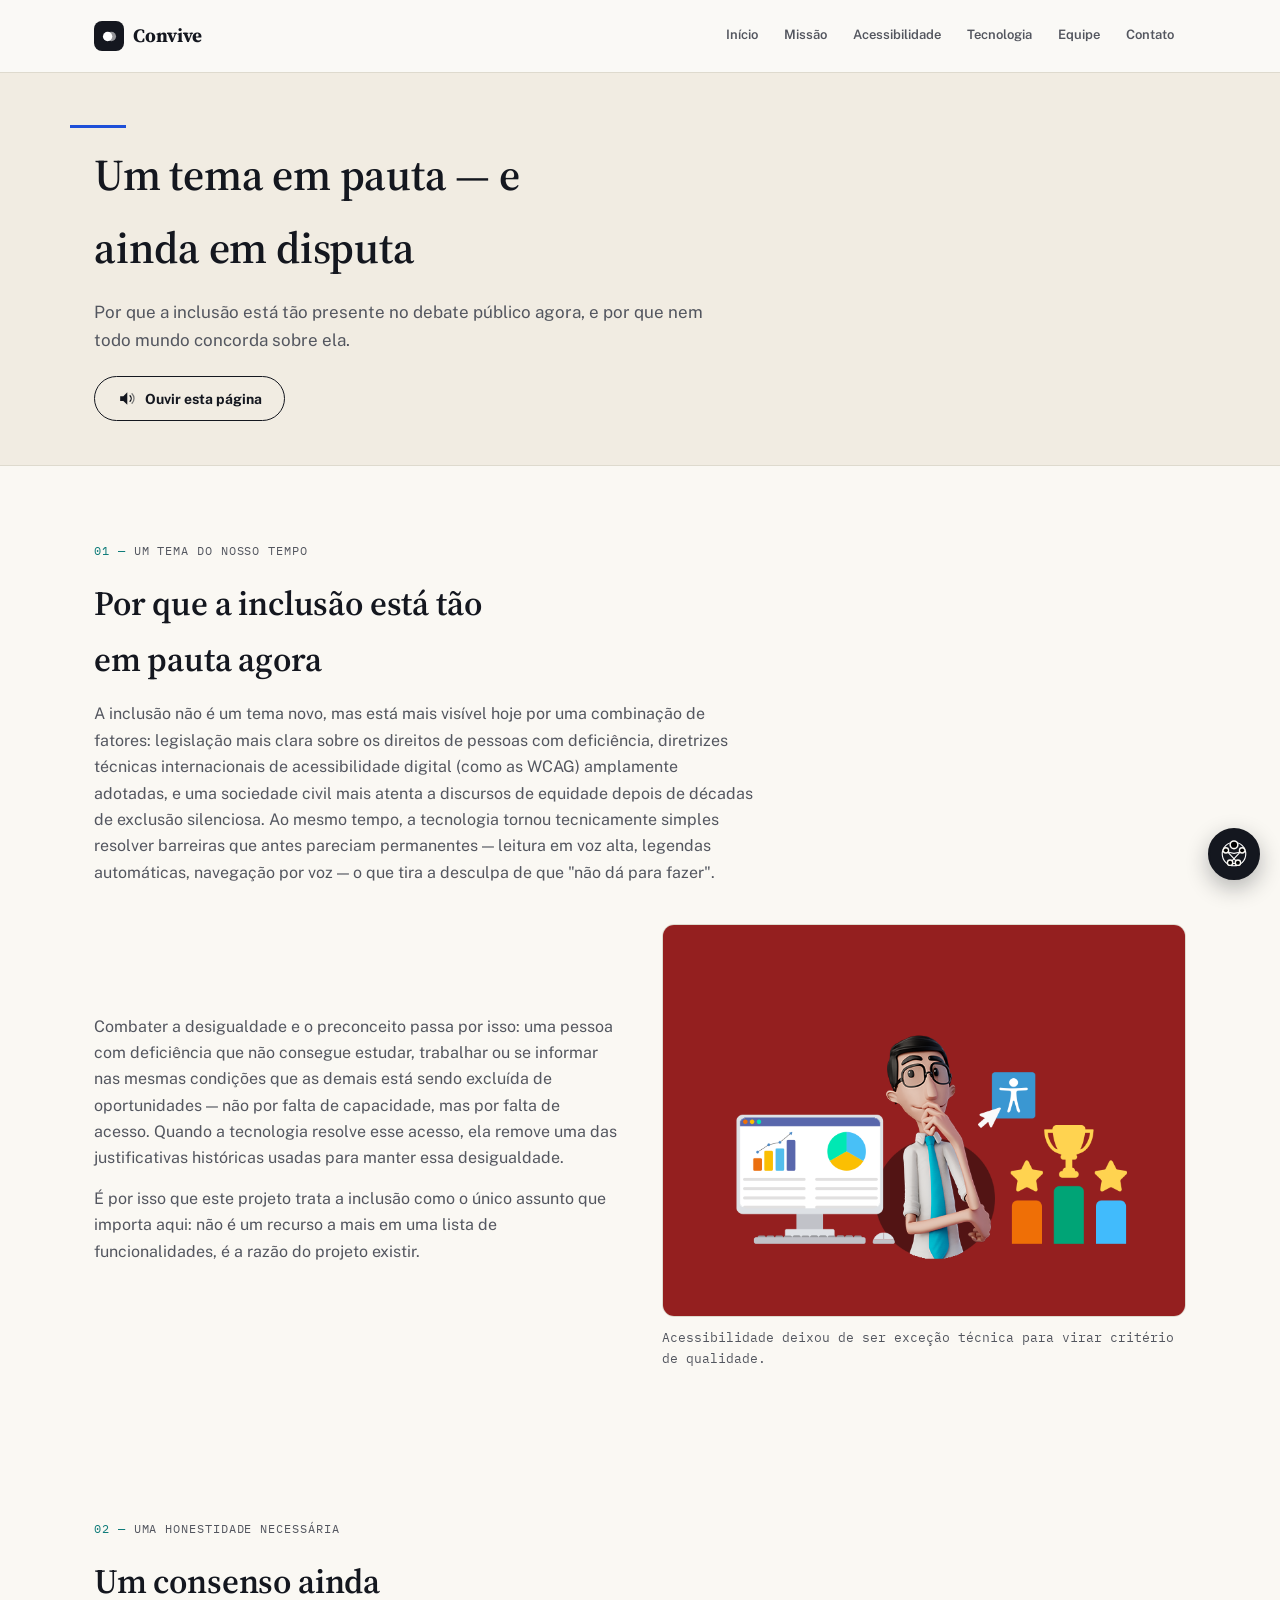
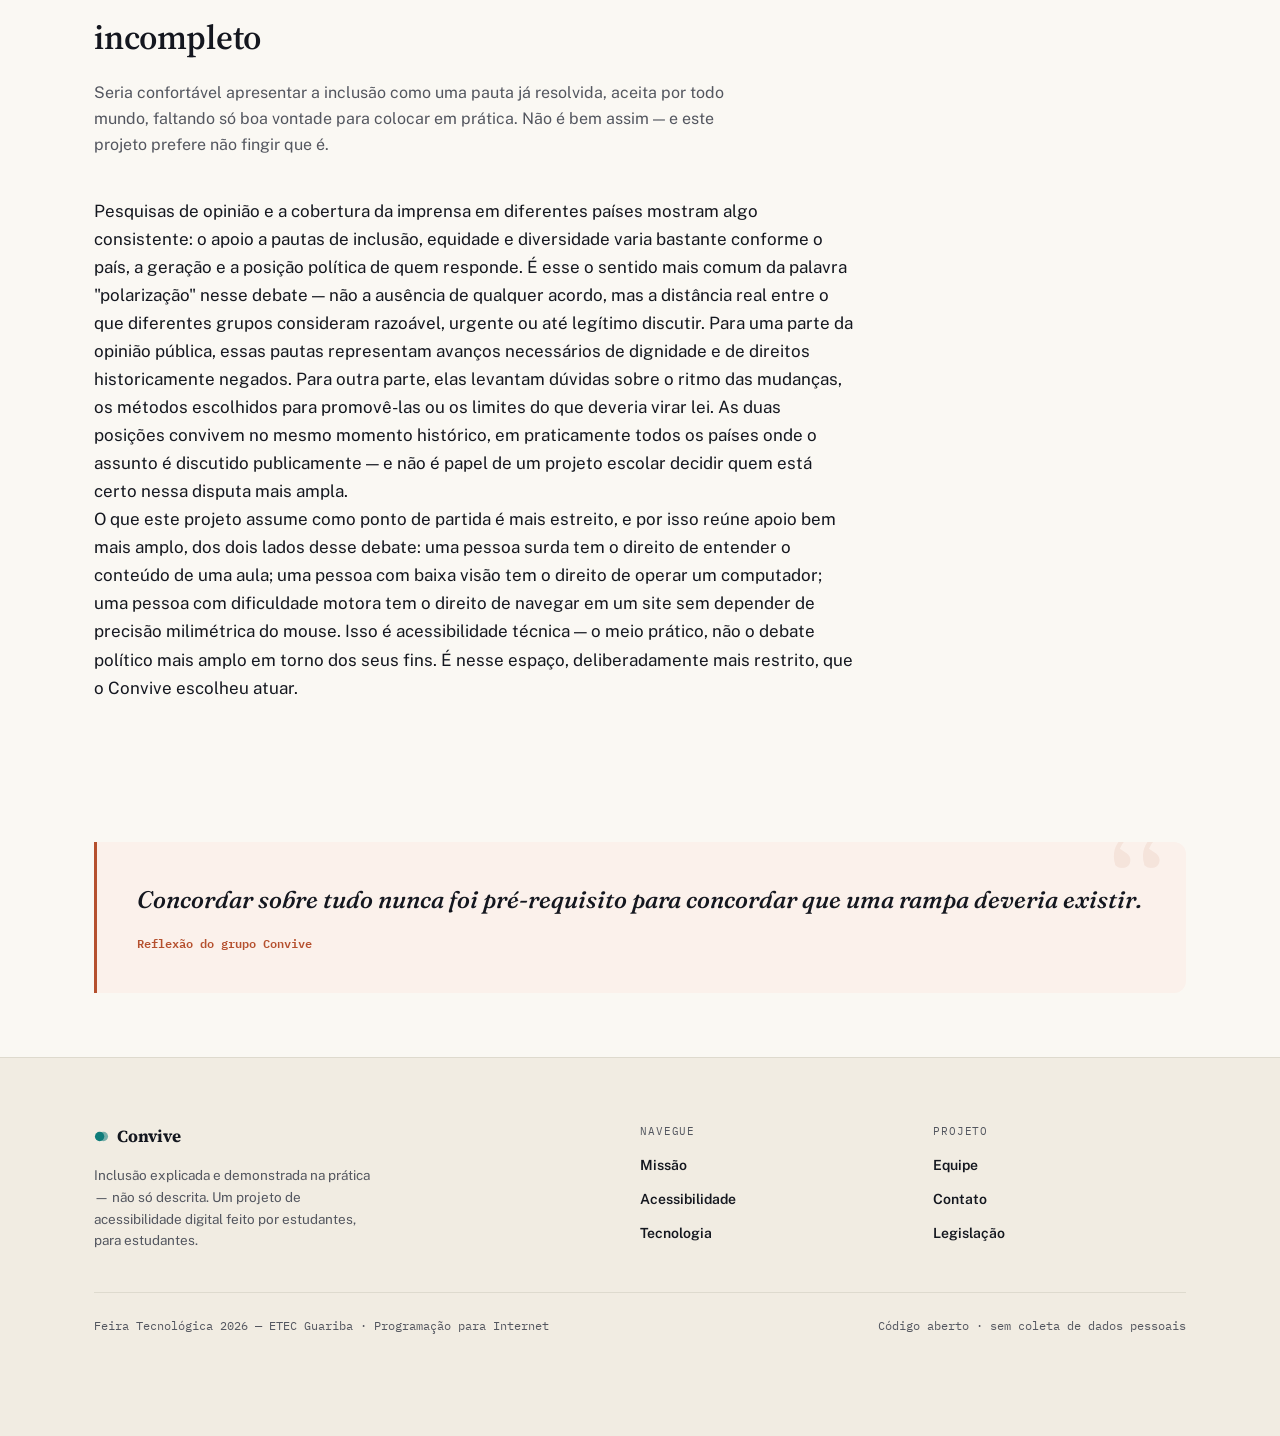
<file: polarizacao.html>
<!DOCTYPE html>
<html lang="pt-BR">
<head>
<meta charset="UTF-8">
<meta name="viewport" content="width=device-width, initial-scale=1.0, viewport-fit=cover">
<meta name="color-scheme" content="light only">
<meta name="theme-color" content="#14171F">
<title>Um consenso incompleto — Convive</title>
<meta name="description" content="Por que a inclusão ainda divide opiniões pelo mundo, e o recorte mais estreito em que este projeto escolheu atuar.">
<link rel="preconnect" href="https://fonts.googleapis.com">
<link rel="preconnect" href="https://fonts.gstatic.com" crossorigin>
<link href="https://fonts.googleapis.com/css2?family=Source+Serif+4:opsz,wght@8..60,500;8..60,600;8..60,700&family=Public+Sans:wght@400;500;600;700&family=IBM+Plex+Mono:wght@500&family=Atkinson+Hyperlegible:wght@400;700&family=Fraunces:ital,opsz,wght@0,9..144,500;1,9..144,500;1,9..144,600&display=swap" rel="stylesheet">
<link rel="icon" href="favicon.svg" type="image/svg+xml">
<link rel="stylesheet" href="style.css">
<link rel="stylesheet" href="libras.css">
<link rel="stylesheet" href="motor.css">
</head>
<body>
<svg width="0" height="0" style="position:absolute" aria-hidden="true">
  <defs>
    <symbol id="brand-icon" viewBox="0 0 24 24">
      <circle cx="9" cy="12" r="7.5"/>
      <circle cx="15" cy="12" r="7.5" opacity=".55"/>
    </symbol>
    <symbol id="inclusion-icon" viewBox="0 0 100 100">
      <circle class="ii-ring" cx="50" cy="50" r="42" fill="none" stroke="currentColor" stroke-width="4" pathLength="1"/>
      <path class="ii-line" d="M21 37 Q50 59 79 37" fill="none" stroke="currentColor" stroke-width="4" stroke-linecap="round" pathLength="1"/>
      <path class="ii-line" d="M23 38 L63 81" fill="none" stroke="currentColor" stroke-width="4" stroke-linecap="round" pathLength="1"/>
      <path class="ii-line" d="M77 38 L37 81" fill="none" stroke="currentColor" stroke-width="4" stroke-linecap="round" pathLength="1"/>
      <path class="ii-line" d="M36 81 Q50 87 64 81" fill="none" stroke="currentColor" stroke-width="4" stroke-linecap="round" pathLength="1"/>
      <circle class="ii-node" cx="50" cy="17" r="13" fill="var(--paper)" stroke="var(--paper)" stroke-width="7"/>
      <circle class="ii-node ii-fill" cx="50" cy="17" r="11"/>
      <circle class="ii-node" cx="21" cy="37" r="9" fill="var(--paper)" stroke="var(--paper)" stroke-width="6"/>
      <circle class="ii-node ii-fill" cx="21" cy="37" r="7"/>
      <circle class="ii-node" cx="79" cy="37" r="9" fill="var(--paper)" stroke="var(--paper)" stroke-width="6"/>
      <circle class="ii-node ii-fill" cx="79" cy="37" r="7"/>
      <circle class="ii-node" cx="36" cy="81" r="9" fill="var(--paper)" stroke="var(--paper)" stroke-width="6"/>
      <circle class="ii-node ii-fill" cx="36" cy="81" r="7"/>
      <circle class="ii-node" cx="64" cy="81" r="9" fill="var(--paper)" stroke="var(--paper)" stroke-width="6"/>
      <circle class="ii-node ii-fill" cx="64" cy="81" r="7"/>
    </symbol>
  </defs>
</svg>
<a href="#main" class="skip-link">Pular para o conteúdo</a>
<div class="intro-loader" id="introLoader">
  <button class="intro-skip" id="introSkip" type="button">Pular introdução</button>
  <div class="intro-content" aria-hidden="true">
    <svg class="intro-inclusion" id="introInclusion" viewBox="0 0 100 100"><use href="#inclusion-icon" xlink:href="#inclusion-icon"></use></svg>
    <span class="intro-mark" id="introMark"><svg class="spark" viewBox="0 0 24 24"><use href="#brand-icon" xlink:href="#brand-icon"></use></svg><span id="introMarkText">Convive</span></span>
    <p class="intro-tagline" id="introTagline">Conhecimento para todos, do jeito de cada um.</p>
  </div>
</div>
<div class="scroll-progress" id="scrollProgress"></div>
<header class="topbar">
  <div class="wrap bar">
    <a href="index.html" class="brand"><span class="mk"><svg class="spark" viewBox="0 0 24 24"><use href="#brand-icon" xlink:href="#brand-icon"></use></svg></span>Convive</a>
    <button class="navtoggle" id="navToggle" aria-label="Abrir menu" aria-expanded="false">
      <svg width="22" height="22" viewBox="0 0 24 24" fill="none">
        <path class="bar bar1" d="M3 7h18" stroke="#14171F" stroke-width="1.8" stroke-linecap="round"/>
        <path class="bar bar2" d="M3 12h18" stroke="#14171F" stroke-width="1.8" stroke-linecap="round"/>
        <path class="bar bar3" d="M3 17h18" stroke="#14171F" stroke-width="1.8" stroke-linecap="round"/>
      </svg>
    </button>
    <nav class="navlinks" id="navLinks">
      <a href="index.html">Início</a>
      <a href="missao.html">Missão</a>
      <a href="acessibilidade.html">Acessibilidade</a>
      <a href="tecnologia.html">Tecnologia</a>
      <a href="equipe.html">Equipe</a>
      <a href="contato.html">Contato</a>
    </nav>
  </div>
</header>
<div class="cb-banner" id="cbBanner" role="status" aria-live="polite">🎨 <span id="cbBannerText">Modo de cor ativo</span></div>
<div class="epilepsy-banner" id="epilepsyBanner" role="status" aria-live="polite">⚠️ <span id="epilepsyBannerText">Modo epilepsia ativo</span></div>
<main id="main">
  <div class="page-head">
    <div class="wrap">
      <h1>Um tema em pauta — e ainda em disputa</h1>
      <p>Por que a inclusão está tão presente no debate público agora, e por que nem todo mundo concorda sobre ela.</p>
      <button class="page-listen" id="pageListen7"><svg class="listen-icon" viewBox="0 0 24 24" aria-hidden="true"><path d="M4 9v6h4l5 5V4L8 9H4z" fill="currentColor"/><path d="M16.5 8.5a5 5 0 0 1 0 7" stroke="currentColor" stroke-width="1.6" fill="none" stroke-linecap="round"/><path d="M19 6a8.5 8.5 0 0 1 0 12" stroke="currentColor" stroke-width="1.6" fill="none" stroke-linecap="round" opacity=".55"/></svg>Ouvir esta página</button>
    </div>
  </div>

<section id="agora" data-narrate="Por que a inclusão está tão em pauta agora">
    <div class="wrap">
      <div class="section-head">
        <span class="eyebrow">Um tema do nosso tempo</span>
        <h2>Por que a inclusão está tão em pauta agora</h2>
        <p>A inclusão não é um tema novo, mas está mais visível hoje por uma combinação de fatores: legislação mais clara sobre os direitos de pessoas com deficiência, diretrizes técnicas internacionais de acessibilidade digital (como as WCAG) amplamente adotadas, e uma sociedade civil mais atenta a discursos de equidade depois de décadas de exclusão silenciosa. Ao mesmo tempo, a tecnologia tornou tecnicamente simples resolver barreiras que antes pareciam permanentes — leitura em voz alta, legendas automáticas, navegação por voz — o que tira a desculpa de que "não dá para fazer".</p>
      </div>
      <div class="split rev">
        <figure class="media">
          <div class="frame"><img src="img/accessibility-icon.png" width="900" height="600" loading="lazy" decoding="async" alt="Ilustração de um profissional analisando gráficos de desempenho ao lado de um ícone de acessibilidade universal, um troféu e estrelas, representando o valor estratégico da acessibilidade." style="filter:none; background:#8B2A1E;"></div>
          <figcaption>Acessibilidade deixou de ser exceção técnica para virar critério de qualidade.</figcaption>
        </figure>
        <div class="txt">
          <p>Combater a desigualdade e o preconceito passa por isso: uma pessoa com deficiência que não consegue estudar, trabalhar ou se informar nas mesmas condições que as demais está sendo excluída de oportunidades — não por falta de capacidade, mas por falta de acesso. Quando a tecnologia resolve esse acesso, ela remove uma das justificativas históricas usadas para manter essa desigualdade.</p>
          <p>É por isso que este projeto trata a inclusão como o único assunto que importa aqui: não é um recurso a mais em uma lista de funcionalidades, é a razão do projeto existir.</p>
        </div>
      </div>
    </div>
  </section>

  <section id="polarizacao" data-narrate="Um tema que ainda divide opiniões pelo mundo">
    <div class="wrap">
      <div class="section-head">
        <span class="eyebrow">Uma honestidade necessária</span>
        <h2>Um consenso ainda incompleto</h2>
        <p>Seria confortável apresentar a inclusão como uma pauta já resolvida, aceita por todo mundo, faltando só boa vontade para colocar em prática. Não é bem assim — e este projeto prefere não fingir que é.</p>
      </div>
      <div class="txt" style="max-width:76ch;">
        <p>Pesquisas de opinião e a cobertura da imprensa em diferentes países mostram algo consistente: o apoio a pautas de inclusão, equidade e diversidade varia bastante conforme o país, a geração e a posição política de quem responde. É esse o sentido mais comum da palavra "polarização" nesse debate — não a ausência de qualquer acordo, mas a distância real entre o que diferentes grupos consideram razoável, urgente ou até legítimo discutir. Para uma parte da opinião pública, essas pautas representam avanços necessários de dignidade e de direitos historicamente negados. Para outra parte, elas levantam dúvidas sobre o ritmo das mudanças, os métodos escolhidos para promovê-las ou os limites do que deveria virar lei. As duas posições convivem no mesmo momento histórico, em praticamente todos os países onde o assunto é discutido publicamente — e não é papel de um projeto escolar decidir quem está certo nessa disputa mais ampla.</p>
        <p>O que este projeto assume como ponto de partida é mais estreito, e por isso reúne apoio bem mais amplo, dos dois lados desse debate: uma pessoa surda tem o direito de entender o conteúdo de uma aula; uma pessoa com baixa visão tem o direito de operar um computador; uma pessoa com dificuldade motora tem o direito de navegar em um site sem depender de precisão milimétrica do mouse. Isso é acessibilidade técnica — o meio prático, não o debate político mais amplo em torno dos seus fins. É nesse espaço, deliberadamente mais restrito, que o Convive escolheu atuar.</p>
      </div>
    </div>
  </section>

  <div class="wrap">
    <div class="quote-block voice">
      <p>Concordar sobre tudo nunca foi pré-requisito para concordar que uma rampa deveria existir.</p>
      <span>Reflexão do grupo Convive</span>
    </div>
  </div>

  </main>
<footer>
  <div class="wrap">
    <div class="footer-grid">
      <div class="footer-col footer-brand">
        <span class="fb"><svg class="spark" viewBox="0 0 24 24"><use href="#brand-icon" xlink:href="#brand-icon"></use></svg>Convive</span>
        <p>Inclusão explicada e demonstrada na prática — não só descrita. Um projeto de acessibilidade digital feito por estudantes, para estudantes.</p>
      </div>
      <div class="footer-col">
        <span class="footer-h">Navegue</span>
        <a href="missao.html">Missão</a>
        <a href="acessibilidade.html">Acessibilidade</a>
        <a href="tecnologia.html">Tecnologia</a>
      </div>
      <div class="footer-col">
        <span class="footer-h">Projeto</span>
        <a href="equipe.html">Equipe</a>
        <a href="contato.html">Contato</a>
        <a href="legislacao.html">Legislação</a>
      </div>
    </div>
    <div class="footer-bottom">
      <span class="fm">Feira Tecnológica 2026 — ETEC Guariba · Programação para Internet</span>
      <span class="fm">Código aberto · sem coleta de dados pessoais</span>
    </div>
  </div>
</footer>
<div class="toast-wrap" id="toastWrap" role="status" aria-live="polite"></div>

<button class="totop" id="toTop" aria-label="Voltar ao topo">↑</button>

<div class="a11y-bar">
  <button class="a11y-fab" id="a11yFab" aria-label="Abrir painel de acessibilidade" aria-expanded="false"><svg class="fab-icon" viewBox="0 0 100 100" aria-hidden="true"><use href="#inclusion-icon" xlink:href="#inclusion-icon"></use></svg></button>
  <div class="a11y-panel" id="a11yPanel" role="dialog" aria-label="Painel de acessibilidade">
    <button class="a11y-close" id="a11yClose" aria-label="Fechar painel">✕</button>
    <h2>Acessibilidade</h2>
    <p class="sub">Ajustes reais, aplicados agora nesta página.</p>

    <button class="a11y-listen" id="a11yListen"><svg class="listen-icon" viewBox="0 0 24 24" aria-hidden="true"><path d="M4 9v6h4l5 5V4L8 9H4z" fill="currentColor"/><path d="M16.5 8.5a5 5 0 0 1 0 7" stroke="currentColor" stroke-width="1.6" fill="none" stroke-linecap="round"/><path d="M19 6a8.5 8.5 0 0 1 0 12" stroke="currentColor" stroke-width="1.6" fill="none" stroke-linecap="round" opacity=".55"/></svg>Ouvir esta página</button>

    <div class="a11y-group a11y-profiles">
      <span class="lbl">Perfis rápidos</span>
      <div class="a11y-row">
        <button data-profile="baixa-visao">Baixa visão</button>
        <button data-profile="dislexia">Dislexia</button>
        <button data-profile="mobilidade">Mobilidade reduzida</button>
        <button data-profile="fotossensibilidade">Fotossensibilidade</button>
      </div>
      <p class="profile-note">Cada perfil liga vários ajustes de uma vez — você ainda pode ligar ou desligar qualquer um deles abaixo, individualmente.</p>
    </div>

    <div class="a11y-category">
      <span class="cat-h"><svg class="cat-icon" viewBox="0 0 24 24" aria-hidden="true"><path d="M1 12s4-7 11-7 11 7 11 7-4 7-11 7-11-7-11-7z" fill="none" stroke="currentColor" stroke-width="1.6"/><circle cx="12" cy="12" r="3.2" fill="currentColor"/></svg>Visão</span>
      <div class="a11y-group">
        <span class="lbl">Tamanho do texto</span>
        <div class="a11y-row">
          <button id="fontDec" data-font="dec" aria-label="Diminuir fonte">A−</button>
          <button id="fontReset" data-font="reset" aria-label="Fonte padrão">A</button>
          <button id="fontInc" data-font="inc" aria-label="Aumentar fonte">A+</button>
        </div>
      </div>
      <div class="a11y-group">
        <span class="lbl">Contraste e cursor</span>
        <div class="a11y-row">
          <button data-toggle="high-contrast">Alto contraste</button>
          <button data-motor="cursor" aria-pressed="false">Cursor grande</button>
          <button data-motor="focus" aria-pressed="false">Foco grande</button>
        </div>
      </div>
      <div class="a11y-group">
        <span class="lbl">Paletas para os 7 tipos de daltonismo</span>
        <div class="a11y-row" id="cbRow">
          <button data-cb="none" class="active">Padrão</button>
          <button data-cb="cb-protanopia">Protanopia</button>
          <button data-cb="cb-protanomalia">Protanomalia</button>
          <button data-cb="cb-deuteranopia">Deuteranopia</button>
          <button data-cb="cb-deuteranomalia">Deuteranomalia</button>
          <button data-cb="cb-tritanopia">Tritanopia</button>
          <button data-cb="cb-tritanomalia">Tritanomalia</button>
          <button data-cb="cb-acromatopsia">Acromatopsia</button>
        </div>
      </div>
    </div>

    <div class="a11y-category">
      <span class="cat-h"><svg class="cat-icon" viewBox="0 0 24 24" aria-hidden="true"><path d="M12 2a7 7 0 0 0-4 12.7V17a2 2 0 0 0 2 2h4a2 2 0 0 0 2-2v-2.3A7 7 0 0 0 12 2z" fill="none" stroke="currentColor" stroke-width="1.6"/><line x1="10" y1="22" x2="14" y2="22" stroke="currentColor" stroke-width="1.6"/></svg>Cognição e leitura</span>
      <div class="a11y-group">
        <span class="lbl">Leitura e movimento</span>
        <div class="a11y-row">
          <button data-toggle="dyslexia-mode">Fonte p/ dislexia</button>
          <button data-toggle="reduce-motion">Reduzir movimento</button>
        </div>
      </div>
      <div class="a11y-group">
        <span class="lbl">Epilepsia / fotossensibilidade</span>
        <div class="a11y-row">
          <button id="epilepsyToggle" class="epilepsy-btn">Modo seguro (muda tudo)</button>
        </div>
      </div>
    </div>

    <div class="a11y-category">
      <span class="cat-h"><svg class="cat-icon" viewBox="0 0 24 24" aria-hidden="true"><circle cx="12" cy="12" r="9.5" fill="none" stroke="currentColor" stroke-width="1.6"/><path d="M12 7v5l3.5 2" stroke="currentColor" stroke-width="1.6" fill="none" stroke-linecap="round"/></svg>Mobilidade</span>
      <div class="a11y-group">
        <div class="a11y-row">
          <button data-motor="targets" aria-pressed="false">Toque ampliado</button>
          <button data-motor="spacing" aria-pressed="false">Espaçamento</button>
        </div>
        <div class="a11y-row">
          <button data-motor="gestures" aria-pressed="false">Sem gestos</button>
          <button data-motor="confirm" aria-pressed="false">Confirmar ações</button>
        </div>
        <div class="a11y-row">
          <button data-motor="time" aria-pressed="false">Tempo estendido</button>
          <button data-toggle="big-click">Cliques maiores</button>
        </div>
        <button class="motor-all-btn" id="motorAllBtn" type="button">Ativar todas as opções recomendadas</button>
      </div>
    </div>

    <div class="a11y-category">
      <span class="cat-h"><svg class="cat-icon" viewBox="0 0 24 24" aria-hidden="true"><rect x="2" y="6" width="20" height="12" rx="2" fill="none" stroke="currentColor" stroke-width="1.6"/><line x1="6" y1="10" x2="6" y2="10" stroke="currentColor" stroke-width="2" stroke-linecap="round"/><line x1="10" y1="10" x2="10" y2="10" stroke="currentColor" stroke-width="2" stroke-linecap="round"/><line x1="14" y1="10" x2="14" y2="10" stroke="currentColor" stroke-width="2" stroke-linecap="round"/><line x1="7" y1="14" x2="17" y2="14" stroke="currentColor" stroke-width="2" stroke-linecap="round"/></svg>Navegação</span>
      <div class="a11y-group">
        <span class="lbl">Foco e teclado</span>
        <div class="a11y-row">
          <button data-toggle="link-highlight">Destacar links</button>
        </div>
        <p class="cat-note">A navegação completa por Tab e o indicador de foco visível já funcionam em toda a página, sempre — não são um botão para ligar.</p>
      </div>
    </div>

    <div class="a11y-category">
      <span class="cat-h"><svg class="cat-icon" viewBox="0 0 100 100" aria-hidden="true"><use href="#inclusion-icon" xlink:href="#inclusion-icon"></use></svg>Comunicação</span>
      <div class="a11y-group">
        <button class="a11y-libras-btn" id="librasOpenBtn" aria-haspopup="dialog" aria-controls="librasPanel">
          <svg class="lt-icon" viewBox="0 0 100 100" aria-hidden="true"><use href="#inclusion-icon" xlink:href="#inclusion-icon"></use></svg>
          <span>Ativar Libras<small>Abre o intérprete em uma janela à parte</small></span>
        </button>
      </div>
    </div>

    <button class="a11y-reset" id="a11yReset">Restaurar tudo</button>
  </div>
</div>

<div class="narrator-bar" id="narratorBar">
  <div class="nb-progress" id="nbProgress"></div>
  <button id="nbPlayPause" aria-label="Pausar leitura">⏸</button>
  <div class="nb-info">
    <div class="nb-label">Ouvindo esta página</div>
    <div class="nb-text" id="nbText">Início</div>
  </div>
  <button id="nbStop" aria-label="Parar leitura">✕</button>
</div>
<script src="motor.js"></script>
<script src="script.js"></script>

<div class="libras-panel size-md pos-br" id="librasPanel" role="dialog" aria-label="Intérprete de Libras" aria-hidden="true">
  <div class="lp-header">
    <svg class="lt-icon" viewBox="0 0 100 100" aria-hidden="true"><use href="#inclusion-icon" xlink:href="#inclusion-icon"></use></svg>
    <div class="lp-title"><strong id="lpTitle">Libras</strong><span>Convive &middot; intérprete</span></div>
    <button id="lpMinimize" aria-label="Minimizar painel de Libras">&#8211;</button>
    <button id="lpClose" aria-label="Fechar painel de Libras">&#10005;</button>
  </div>
  <div class="lp-body">
    <div class="lp-stage" id="lpStage">
      <div class="lp-placeholder"><svg class="lt-icon" viewBox="0 0 100 100" aria-hidden="true"><use href="#inclusion-icon" xlink:href="#inclusion-icon"></use></svg><p>Selecione um trecho com "Ver em Libras" para carregar o conteúdo.</p></div>
    </div>
    <div class="lp-controls">
      <button id="lpPlay" aria-label="Reproduzir">&#9654;</button>
      <button id="lpRestart" aria-label="Reiniciar">&#8635;</button>
      <div class="lp-progress" id="lpProgress"><div class="lp-progress-fill" id="lpProgressFill"></div></div>
      <button class="lp-speed" id="lpSpeedBtn">1x</button>
      <button id="lpFullscreen" aria-label="Tela cheia">&#9974;</button>
    </div>
    <p class="lp-caption" id="lpCaption"></p>

    <button class="lp-settings-toggle" id="lpSettingsToggle" aria-expanded="false" aria-controls="lpSettings">Configurações do intérprete</button>
    <div class="lp-settings" id="lpSettings">
      <span class="lbl">Tamanho</span>
      <div class="lp-set-row">
        <button data-libras-size="sm">Pequeno</button>
        <button data-libras-size="md" class="active">Médio</button>
        <button data-libras-size="lg">Grande</button>
      </div>
      <span class="lbl">Posição</span>
      <div class="lp-set-row">
        <button data-libras-pos="br" class="active">Inf. direito</button>
        <button data-libras-pos="bl">Inf. esquerdo</button>
        <button data-libras-pos="tr">Sup. direito</button>
      </div>
      <span class="lbl">Reprodução</span>
      <div class="lp-set-row">
        <button data-libras-play="manual" class="active">Manual</button>
        <button data-libras-play="auto">Automática</button>
      </div>
    </div>
  </div>
</div>
<div vw class="enabled vlibras-dock">
  <div vw-access-button class="active"></div>
  <div vw-plugin-wrapper>
    <div class="vw-plugin-top-wrapper"></div>
  </div>
</div>
<script src="https://vlibras.gov.br/app/vlibras-plugin.js"></script>
<script>
  if (window.VLibras) { new window.VLibras.Widget('https://vlibras.gov.br/app'); }
</script>

<script src="libras-data.js"></script>
<script src="libras.js"></script>
</body>
</html>
</file>
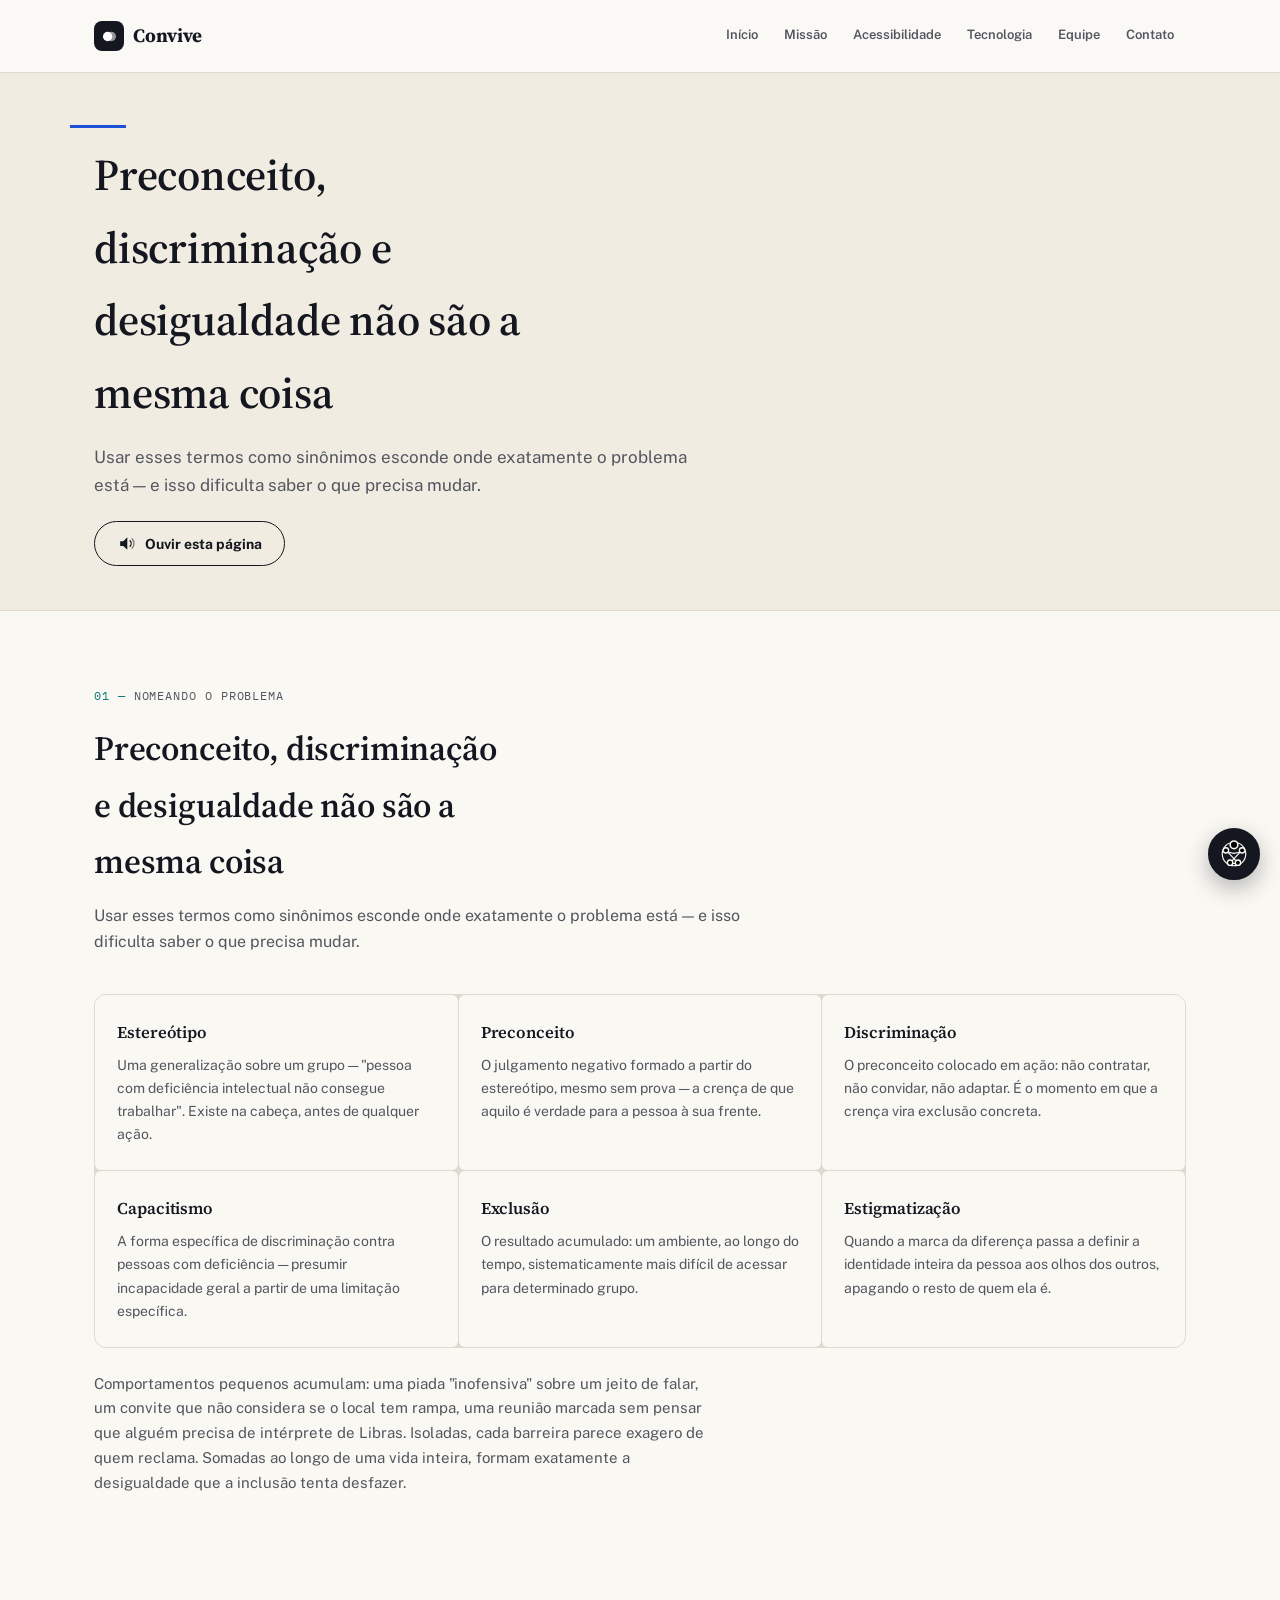
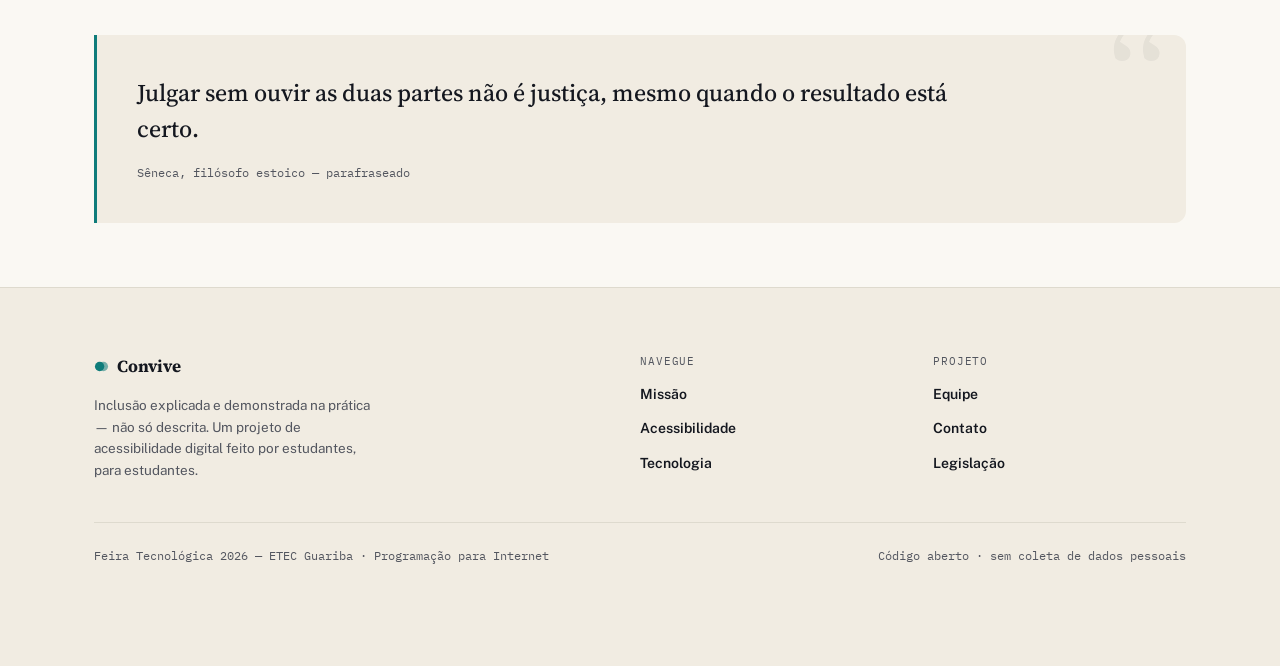
<file: preconceito.html>
<!DOCTYPE html>
<html lang="pt-BR">
<head>
<meta charset="UTF-8">
<meta name="viewport" content="width=device-width, initial-scale=1.0, viewport-fit=cover">
<meta name="color-scheme" content="light only">
<meta name="theme-color" content="#14171F">
<title>Preconceito e desigualdade — Convive</title>
<meta name="description" content="Como a inclusão combate capacitismo, estereótipos e desigualdade de oportunidades.">
<link rel="preconnect" href="https://fonts.googleapis.com">
<link rel="preconnect" href="https://fonts.gstatic.com" crossorigin>
<link href="https://fonts.googleapis.com/css2?family=Source+Serif+4:opsz,wght@8..60,500;8..60,600;8..60,700&family=Public+Sans:wght@400;500;600;700&family=IBM+Plex+Mono:wght@500&family=Atkinson+Hyperlegible:wght@400;700&family=Fraunces:ital,opsz,wght@0,9..144,500;1,9..144,500;1,9..144,600&display=swap" rel="stylesheet">
<link rel="icon" href="favicon.svg" type="image/svg+xml">
<link rel="stylesheet" href="style.css">
<link rel="stylesheet" href="libras.css">
<link rel="stylesheet" href="motor.css">
</head>
<body>
<svg width="0" height="0" style="position:absolute" aria-hidden="true">
  <defs>
    <symbol id="brand-icon" viewBox="0 0 24 24">
      <circle cx="9" cy="12" r="7.5"/>
      <circle cx="15" cy="12" r="7.5" opacity=".55"/>
    </symbol>
    <symbol id="inclusion-icon" viewBox="0 0 100 100">
      <circle class="ii-ring" cx="50" cy="50" r="42" fill="none" stroke="currentColor" stroke-width="4" pathLength="1"/>
      <path class="ii-line" d="M21 37 Q50 59 79 37" fill="none" stroke="currentColor" stroke-width="4" stroke-linecap="round" pathLength="1"/>
      <path class="ii-line" d="M23 38 L63 81" fill="none" stroke="currentColor" stroke-width="4" stroke-linecap="round" pathLength="1"/>
      <path class="ii-line" d="M77 38 L37 81" fill="none" stroke="currentColor" stroke-width="4" stroke-linecap="round" pathLength="1"/>
      <path class="ii-line" d="M36 81 Q50 87 64 81" fill="none" stroke="currentColor" stroke-width="4" stroke-linecap="round" pathLength="1"/>
      <circle class="ii-node" cx="50" cy="17" r="13" fill="var(--paper)" stroke="var(--paper)" stroke-width="7"/>
      <circle class="ii-node ii-fill" cx="50" cy="17" r="11"/>
      <circle class="ii-node" cx="21" cy="37" r="9" fill="var(--paper)" stroke="var(--paper)" stroke-width="6"/>
      <circle class="ii-node ii-fill" cx="21" cy="37" r="7"/>
      <circle class="ii-node" cx="79" cy="37" r="9" fill="var(--paper)" stroke="var(--paper)" stroke-width="6"/>
      <circle class="ii-node ii-fill" cx="79" cy="37" r="7"/>
      <circle class="ii-node" cx="36" cy="81" r="9" fill="var(--paper)" stroke="var(--paper)" stroke-width="6"/>
      <circle class="ii-node ii-fill" cx="36" cy="81" r="7"/>
      <circle class="ii-node" cx="64" cy="81" r="9" fill="var(--paper)" stroke="var(--paper)" stroke-width="6"/>
      <circle class="ii-node ii-fill" cx="64" cy="81" r="7"/>
    </symbol>
  </defs>
</svg>
<a href="#main" class="skip-link">Pular para o conteúdo</a>
<div class="intro-loader" id="introLoader">
  <button class="intro-skip" id="introSkip" type="button">Pular introdução</button>
  <div class="intro-content" aria-hidden="true">
    <svg class="intro-inclusion" id="introInclusion" viewBox="0 0 100 100"><use href="#inclusion-icon" xlink:href="#inclusion-icon"></use></svg>
    <span class="intro-mark" id="introMark"><svg class="spark" viewBox="0 0 24 24"><use href="#brand-icon" xlink:href="#brand-icon"></use></svg><span id="introMarkText">Convive</span></span>
    <p class="intro-tagline" id="introTagline">Conhecimento para todos, do jeito de cada um.</p>
  </div>
</div>
<div class="scroll-progress" id="scrollProgress"></div>
<header class="topbar">
  <div class="wrap bar">
    <a href="index.html" class="brand"><span class="mk"><svg class="spark" viewBox="0 0 24 24"><use href="#brand-icon" xlink:href="#brand-icon"></use></svg></span>Convive</a>
    <button class="navtoggle" id="navToggle" aria-label="Abrir menu" aria-expanded="false">
      <svg width="22" height="22" viewBox="0 0 24 24" fill="none">
        <path class="bar bar1" d="M3 7h18" stroke="#14171F" stroke-width="1.8" stroke-linecap="round"/>
        <path class="bar bar2" d="M3 12h18" stroke="#14171F" stroke-width="1.8" stroke-linecap="round"/>
        <path class="bar bar3" d="M3 17h18" stroke="#14171F" stroke-width="1.8" stroke-linecap="round"/>
      </svg>
    </button>
    <nav class="navlinks" id="navLinks">
      <a href="index.html">Início</a>
      <a href="missao.html">Missão</a>
      <a href="acessibilidade.html">Acessibilidade</a>
      <a href="tecnologia.html">Tecnologia</a>
      <a href="equipe.html">Equipe</a>
      <a href="contato.html">Contato</a>
    </nav>
  </div>
</header>
<div class="cb-banner" id="cbBanner" role="status" aria-live="polite">🎨 <span id="cbBannerText">Modo de cor ativo</span></div>
<div class="epilepsy-banner" id="epilepsyBanner" role="status" aria-live="polite">⚠️ <span id="epilepsyBannerText">Modo epilepsia ativo</span></div>
<main id="main">
  <div class="page-head">
    <div class="wrap">
      <h1>Preconceito, discriminação e desigualdade não são a mesma coisa</h1>
      <p>Usar esses termos como sinônimos esconde onde exatamente o problema está — e isso dificulta saber o que precisa mudar.</p>
      <button class="page-listen" id="pageListen6"><svg class="listen-icon" viewBox="0 0 24 24" aria-hidden="true"><path d="M4 9v6h4l5 5V4L8 9H4z" fill="currentColor"/><path d="M16.5 8.5a5 5 0 0 1 0 7" stroke="currentColor" stroke-width="1.6" fill="none" stroke-linecap="round"/><path d="M19 6a8.5 8.5 0 0 1 0 12" stroke="currentColor" stroke-width="1.6" fill="none" stroke-linecap="round" opacity=".55"/></svg>Ouvir esta página</button>
    </div>
  </div>

<section id="preconceito" data-narrate="Preconceito, discriminação e desigualdade">
    <div class="wrap">
      <div class="section-head">
        <span class="eyebrow">Nomeando o problema</span>
        <h2>Preconceito, discriminação e desigualdade não são a mesma coisa</h2>
        <p>Usar esses termos como sinônimos esconde onde exatamente o problema está — e isso dificulta saber o que precisa mudar.</p>
      </div>
      <div class="cat-grid">
        <div class="cat-card"><h3>Estereótipo</h3><p style="font-size:14px; color:var(--ink-soft);">Uma generalização sobre um grupo — "pessoa com deficiência intelectual não consegue trabalhar". Existe na cabeça, antes de qualquer ação.</p></div>
        <div class="cat-card"><h3>Preconceito</h3><p style="font-size:14px; color:var(--ink-soft);">O julgamento negativo formado a partir do estereótipo, mesmo sem prova — a crença de que aquilo é verdade para a pessoa à sua frente.</p></div>
        <div class="cat-card"><h3>Discriminação</h3><p style="font-size:14px; color:var(--ink-soft);">O preconceito colocado em ação: não contratar, não convidar, não adaptar. É o momento em que a crença vira exclusão concreta.</p></div>
        <div class="cat-card"><h3>Capacitismo</h3><p style="font-size:14px; color:var(--ink-soft);">A forma específica de discriminação contra pessoas com deficiência — presumir incapacidade geral a partir de uma limitação específica.</p></div>
        <div class="cat-card"><h3>Exclusão</h3><p style="font-size:14px; color:var(--ink-soft);">O resultado acumulado: um ambiente, ao longo do tempo, sistematicamente mais difícil de acessar para determinado grupo.</p></div>
        <div class="cat-card"><h3>Estigmatização</h3><p style="font-size:14px; color:var(--ink-soft);">Quando a marca da diferença passa a definir a identidade inteira da pessoa aos olhos dos outros, apagando o resto de quem ela é.</p></div>
      </div>
      <p style="color:var(--ink-soft); font-size:15px; margin-top:24px; max-width:70ch;">Comportamentos pequenos acumulam: uma piada "inofensiva" sobre um jeito de falar, um convite que não considera se o local tem rampa, uma reunião marcada sem pensar que alguém precisa de intérprete de Libras. Isoladas, cada barreira parece exagero de quem reclama. Somadas ao longo de uma vida inteira, formam exatamente a desigualdade que a inclusão tenta desfazer.</p>
    </div>
  </section>

  <div class="wrap">
    <div class="quote-block">
      <p>Julgar sem ouvir as duas partes não é justiça, mesmo quando o resultado está certo.</p>
      <span>Sêneca, filósofo estoico — parafraseado</span>
    </div>
  </div>

  </main>
<footer>
  <div class="wrap">
    <div class="footer-grid">
      <div class="footer-col footer-brand">
        <span class="fb"><svg class="spark" viewBox="0 0 24 24"><use href="#brand-icon" xlink:href="#brand-icon"></use></svg>Convive</span>
        <p>Inclusão explicada e demonstrada na prática — não só descrita. Um projeto de acessibilidade digital feito por estudantes, para estudantes.</p>
      </div>
      <div class="footer-col">
        <span class="footer-h">Navegue</span>
        <a href="missao.html">Missão</a>
        <a href="acessibilidade.html">Acessibilidade</a>
        <a href="tecnologia.html">Tecnologia</a>
      </div>
      <div class="footer-col">
        <span class="footer-h">Projeto</span>
        <a href="equipe.html">Equipe</a>
        <a href="contato.html">Contato</a>
        <a href="legislacao.html">Legislação</a>
      </div>
    </div>
    <div class="footer-bottom">
      <span class="fm">Feira Tecnológica 2026 — ETEC Guariba · Programação para Internet</span>
      <span class="fm">Código aberto · sem coleta de dados pessoais</span>
    </div>
  </div>
</footer>
<div class="toast-wrap" id="toastWrap" role="status" aria-live="polite"></div>

<button class="totop" id="toTop" aria-label="Voltar ao topo">↑</button>

<div class="a11y-bar">
  <button class="a11y-fab" id="a11yFab" aria-label="Abrir painel de acessibilidade" aria-expanded="false"><svg class="fab-icon" viewBox="0 0 100 100" aria-hidden="true"><use href="#inclusion-icon" xlink:href="#inclusion-icon"></use></svg></button>
  <div class="a11y-panel" id="a11yPanel" role="dialog" aria-label="Painel de acessibilidade">
    <button class="a11y-close" id="a11yClose" aria-label="Fechar painel">✕</button>
    <h2>Acessibilidade</h2>
    <p class="sub">Ajustes reais, aplicados agora nesta página.</p>

    <button class="a11y-listen" id="a11yListen"><svg class="listen-icon" viewBox="0 0 24 24" aria-hidden="true"><path d="M4 9v6h4l5 5V4L8 9H4z" fill="currentColor"/><path d="M16.5 8.5a5 5 0 0 1 0 7" stroke="currentColor" stroke-width="1.6" fill="none" stroke-linecap="round"/><path d="M19 6a8.5 8.5 0 0 1 0 12" stroke="currentColor" stroke-width="1.6" fill="none" stroke-linecap="round" opacity=".55"/></svg>Ouvir esta página</button>

    <div class="a11y-group a11y-profiles">
      <span class="lbl">Perfis rápidos</span>
      <div class="a11y-row">
        <button data-profile="baixa-visao">Baixa visão</button>
        <button data-profile="dislexia">Dislexia</button>
        <button data-profile="mobilidade">Mobilidade reduzida</button>
        <button data-profile="fotossensibilidade">Fotossensibilidade</button>
      </div>
      <p class="profile-note">Cada perfil liga vários ajustes de uma vez — você ainda pode ligar ou desligar qualquer um deles abaixo, individualmente.</p>
    </div>

    <div class="a11y-category">
      <span class="cat-h"><svg class="cat-icon" viewBox="0 0 24 24" aria-hidden="true"><path d="M1 12s4-7 11-7 11 7 11 7-4 7-11 7-11-7-11-7z" fill="none" stroke="currentColor" stroke-width="1.6"/><circle cx="12" cy="12" r="3.2" fill="currentColor"/></svg>Visão</span>
      <div class="a11y-group">
        <span class="lbl">Tamanho do texto</span>
        <div class="a11y-row">
          <button id="fontDec" data-font="dec" aria-label="Diminuir fonte">A−</button>
          <button id="fontReset" data-font="reset" aria-label="Fonte padrão">A</button>
          <button id="fontInc" data-font="inc" aria-label="Aumentar fonte">A+</button>
        </div>
      </div>
      <div class="a11y-group">
        <span class="lbl">Contraste e cursor</span>
        <div class="a11y-row">
          <button data-toggle="high-contrast">Alto contraste</button>
          <button data-motor="cursor" aria-pressed="false">Cursor grande</button>
          <button data-motor="focus" aria-pressed="false">Foco grande</button>
        </div>
      </div>
      <div class="a11y-group">
        <span class="lbl">Paletas para os 7 tipos de daltonismo</span>
        <div class="a11y-row" id="cbRow">
          <button data-cb="none" class="active">Padrão</button>
          <button data-cb="cb-protanopia">Protanopia</button>
          <button data-cb="cb-protanomalia">Protanomalia</button>
          <button data-cb="cb-deuteranopia">Deuteranopia</button>
          <button data-cb="cb-deuteranomalia">Deuteranomalia</button>
          <button data-cb="cb-tritanopia">Tritanopia</button>
          <button data-cb="cb-tritanomalia">Tritanomalia</button>
          <button data-cb="cb-acromatopsia">Acromatopsia</button>
        </div>
      </div>
    </div>

    <div class="a11y-category">
      <span class="cat-h"><svg class="cat-icon" viewBox="0 0 24 24" aria-hidden="true"><path d="M12 2a7 7 0 0 0-4 12.7V17a2 2 0 0 0 2 2h4a2 2 0 0 0 2-2v-2.3A7 7 0 0 0 12 2z" fill="none" stroke="currentColor" stroke-width="1.6"/><line x1="10" y1="22" x2="14" y2="22" stroke="currentColor" stroke-width="1.6"/></svg>Cognição e leitura</span>
      <div class="a11y-group">
        <span class="lbl">Leitura e movimento</span>
        <div class="a11y-row">
          <button data-toggle="dyslexia-mode">Fonte p/ dislexia</button>
          <button data-toggle="reduce-motion">Reduzir movimento</button>
        </div>
      </div>
      <div class="a11y-group">
        <span class="lbl">Epilepsia / fotossensibilidade</span>
        <div class="a11y-row">
          <button id="epilepsyToggle" class="epilepsy-btn">Modo seguro (muda tudo)</button>
        </div>
      </div>
    </div>

    <div class="a11y-category">
      <span class="cat-h"><svg class="cat-icon" viewBox="0 0 24 24" aria-hidden="true"><circle cx="12" cy="12" r="9.5" fill="none" stroke="currentColor" stroke-width="1.6"/><path d="M12 7v5l3.5 2" stroke="currentColor" stroke-width="1.6" fill="none" stroke-linecap="round"/></svg>Mobilidade</span>
      <div class="a11y-group">
        <div class="a11y-row">
          <button data-motor="targets" aria-pressed="false">Toque ampliado</button>
          <button data-motor="spacing" aria-pressed="false">Espaçamento</button>
        </div>
        <div class="a11y-row">
          <button data-motor="gestures" aria-pressed="false">Sem gestos</button>
          <button data-motor="confirm" aria-pressed="false">Confirmar ações</button>
        </div>
        <div class="a11y-row">
          <button data-motor="time" aria-pressed="false">Tempo estendido</button>
          <button data-toggle="big-click">Cliques maiores</button>
        </div>
        <button class="motor-all-btn" id="motorAllBtn" type="button">Ativar todas as opções recomendadas</button>
      </div>
    </div>

    <div class="a11y-category">
      <span class="cat-h"><svg class="cat-icon" viewBox="0 0 24 24" aria-hidden="true"><rect x="2" y="6" width="20" height="12" rx="2" fill="none" stroke="currentColor" stroke-width="1.6"/><line x1="6" y1="10" x2="6" y2="10" stroke="currentColor" stroke-width="2" stroke-linecap="round"/><line x1="10" y1="10" x2="10" y2="10" stroke="currentColor" stroke-width="2" stroke-linecap="round"/><line x1="14" y1="10" x2="14" y2="10" stroke="currentColor" stroke-width="2" stroke-linecap="round"/><line x1="7" y1="14" x2="17" y2="14" stroke="currentColor" stroke-width="2" stroke-linecap="round"/></svg>Navegação</span>
      <div class="a11y-group">
        <span class="lbl">Foco e teclado</span>
        <div class="a11y-row">
          <button data-toggle="link-highlight">Destacar links</button>
        </div>
        <p class="cat-note">A navegação completa por Tab e o indicador de foco visível já funcionam em toda a página, sempre — não são um botão para ligar.</p>
      </div>
    </div>

    <div class="a11y-category">
      <span class="cat-h"><svg class="cat-icon" viewBox="0 0 100 100" aria-hidden="true"><use href="#inclusion-icon" xlink:href="#inclusion-icon"></use></svg>Comunicação</span>
      <div class="a11y-group">
        <button class="a11y-libras-btn" id="librasOpenBtn" aria-haspopup="dialog" aria-controls="librasPanel">
          <svg class="lt-icon" viewBox="0 0 100 100" aria-hidden="true"><use href="#inclusion-icon" xlink:href="#inclusion-icon"></use></svg>
          <span>Ativar Libras<small>Abre o intérprete em uma janela à parte</small></span>
        </button>
      </div>
    </div>

    <button class="a11y-reset" id="a11yReset">Restaurar tudo</button>
  </div>
</div>

<div class="narrator-bar" id="narratorBar">
  <div class="nb-progress" id="nbProgress"></div>
  <button id="nbPlayPause" aria-label="Pausar leitura">⏸</button>
  <div class="nb-info">
    <div class="nb-label">Ouvindo esta página</div>
    <div class="nb-text" id="nbText">Início</div>
  </div>
  <button id="nbStop" aria-label="Parar leitura">✕</button>
</div>
<script src="motor.js"></script>
<script src="script.js"></script>

<div class="libras-panel size-md pos-br" id="librasPanel" role="dialog" aria-label="Intérprete de Libras" aria-hidden="true">
  <div class="lp-header">
    <svg class="lt-icon" viewBox="0 0 100 100" aria-hidden="true"><use href="#inclusion-icon" xlink:href="#inclusion-icon"></use></svg>
    <div class="lp-title"><strong id="lpTitle">Libras</strong><span>Convive &middot; intérprete</span></div>
    <button id="lpMinimize" aria-label="Minimizar painel de Libras">&#8211;</button>
    <button id="lpClose" aria-label="Fechar painel de Libras">&#10005;</button>
  </div>
  <div class="lp-body">
    <div class="lp-stage" id="lpStage">
      <div class="lp-placeholder"><svg class="lt-icon" viewBox="0 0 100 100" aria-hidden="true"><use href="#inclusion-icon" xlink:href="#inclusion-icon"></use></svg><p>Selecione um trecho com "Ver em Libras" para carregar o conteúdo.</p></div>
    </div>
    <div class="lp-controls">
      <button id="lpPlay" aria-label="Reproduzir">&#9654;</button>
      <button id="lpRestart" aria-label="Reiniciar">&#8635;</button>
      <div class="lp-progress" id="lpProgress"><div class="lp-progress-fill" id="lpProgressFill"></div></div>
      <button class="lp-speed" id="lpSpeedBtn">1x</button>
      <button id="lpFullscreen" aria-label="Tela cheia">&#9974;</button>
    </div>
    <p class="lp-caption" id="lpCaption"></p>

    <button class="lp-settings-toggle" id="lpSettingsToggle" aria-expanded="false" aria-controls="lpSettings">Configurações do intérprete</button>
    <div class="lp-settings" id="lpSettings">
      <span class="lbl">Tamanho</span>
      <div class="lp-set-row">
        <button data-libras-size="sm">Pequeno</button>
        <button data-libras-size="md" class="active">Médio</button>
        <button data-libras-size="lg">Grande</button>
      </div>
      <span class="lbl">Posição</span>
      <div class="lp-set-row">
        <button data-libras-pos="br" class="active">Inf. direito</button>
        <button data-libras-pos="bl">Inf. esquerdo</button>
        <button data-libras-pos="tr">Sup. direito</button>
      </div>
      <span class="lbl">Reprodução</span>
      <div class="lp-set-row">
        <button data-libras-play="manual" class="active">Manual</button>
        <button data-libras-play="auto">Automática</button>
      </div>
    </div>
  </div>
</div>
<div vw class="enabled vlibras-dock">
  <div vw-access-button class="active"></div>
  <div vw-plugin-wrapper>
    <div class="vw-plugin-top-wrapper"></div>
  </div>
</div>
<script src="https://vlibras.gov.br/app/vlibras-plugin.js"></script>
<script>
  if (window.VLibras) { new window.VLibras.Widget('https://vlibras.gov.br/app'); }
</script>

<script src="libras-data.js"></script>
<script src="libras.js"></script>
</body>
</html>
</file>
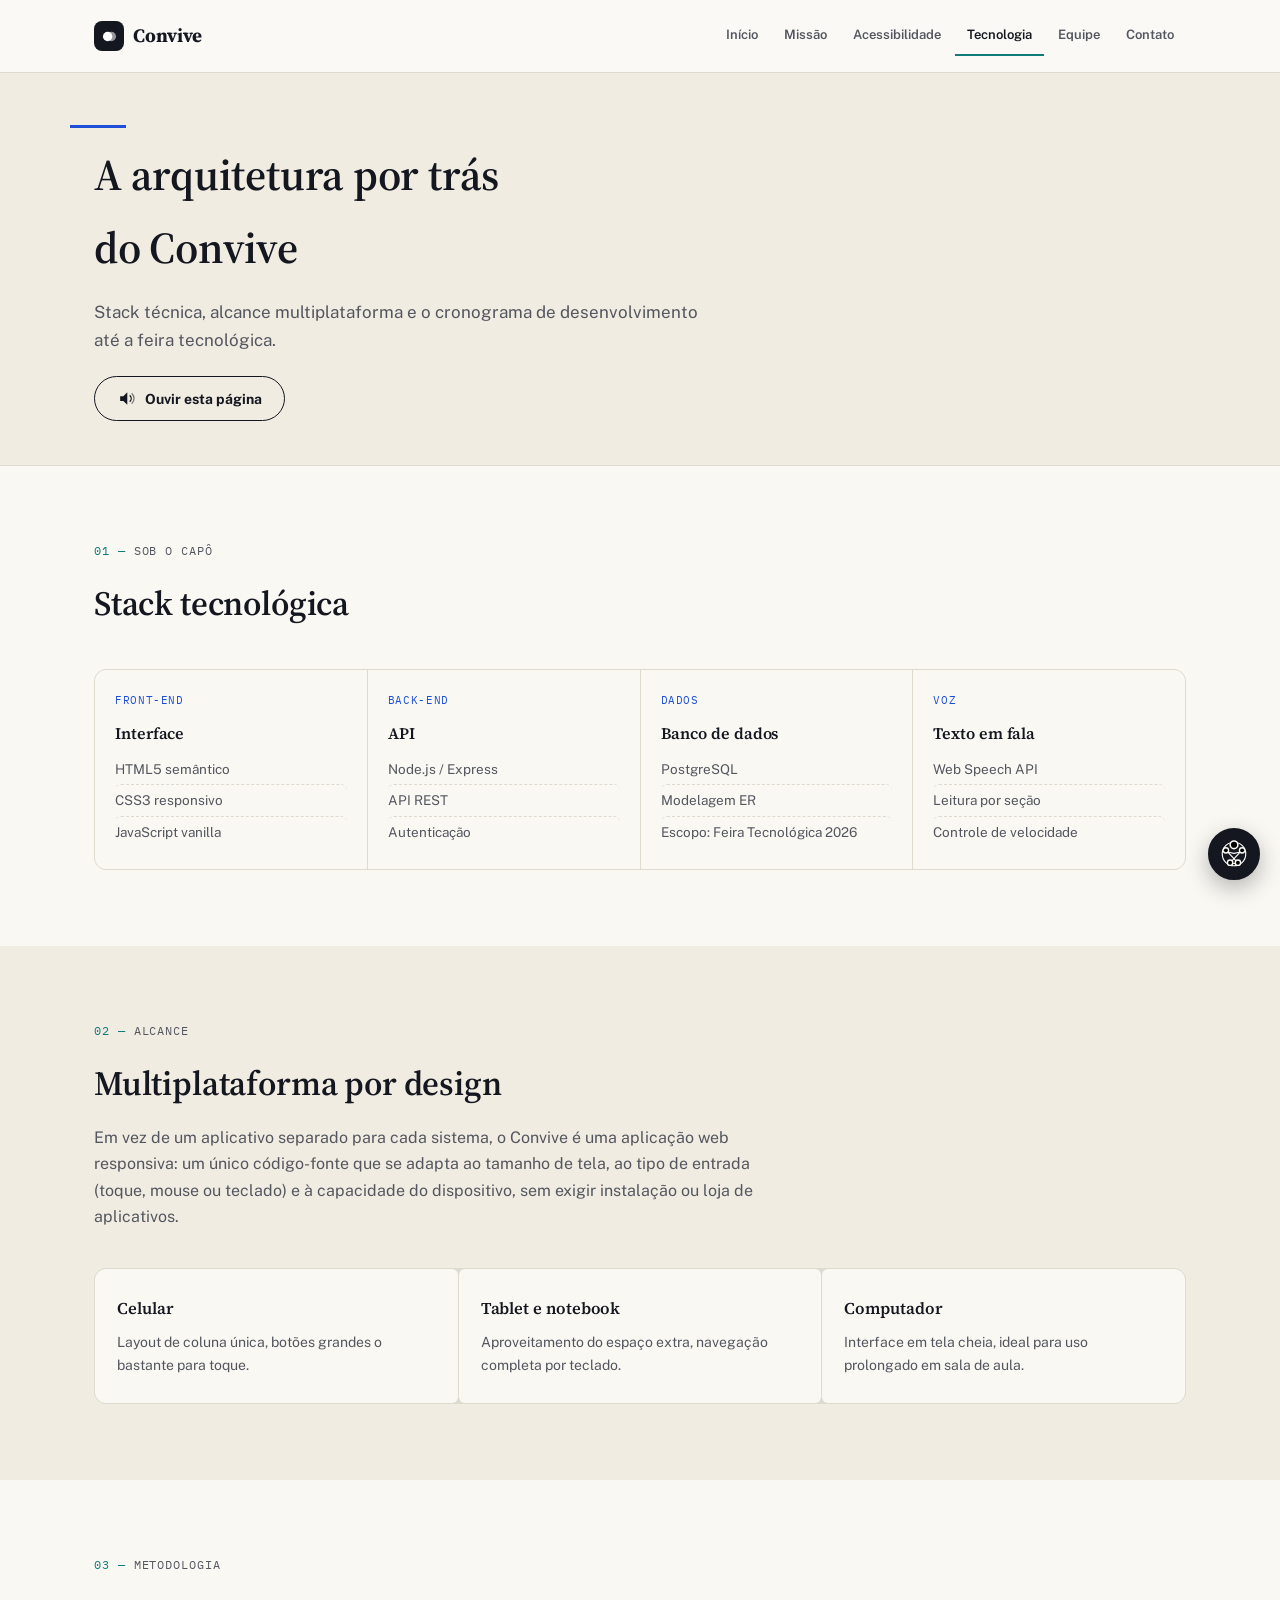
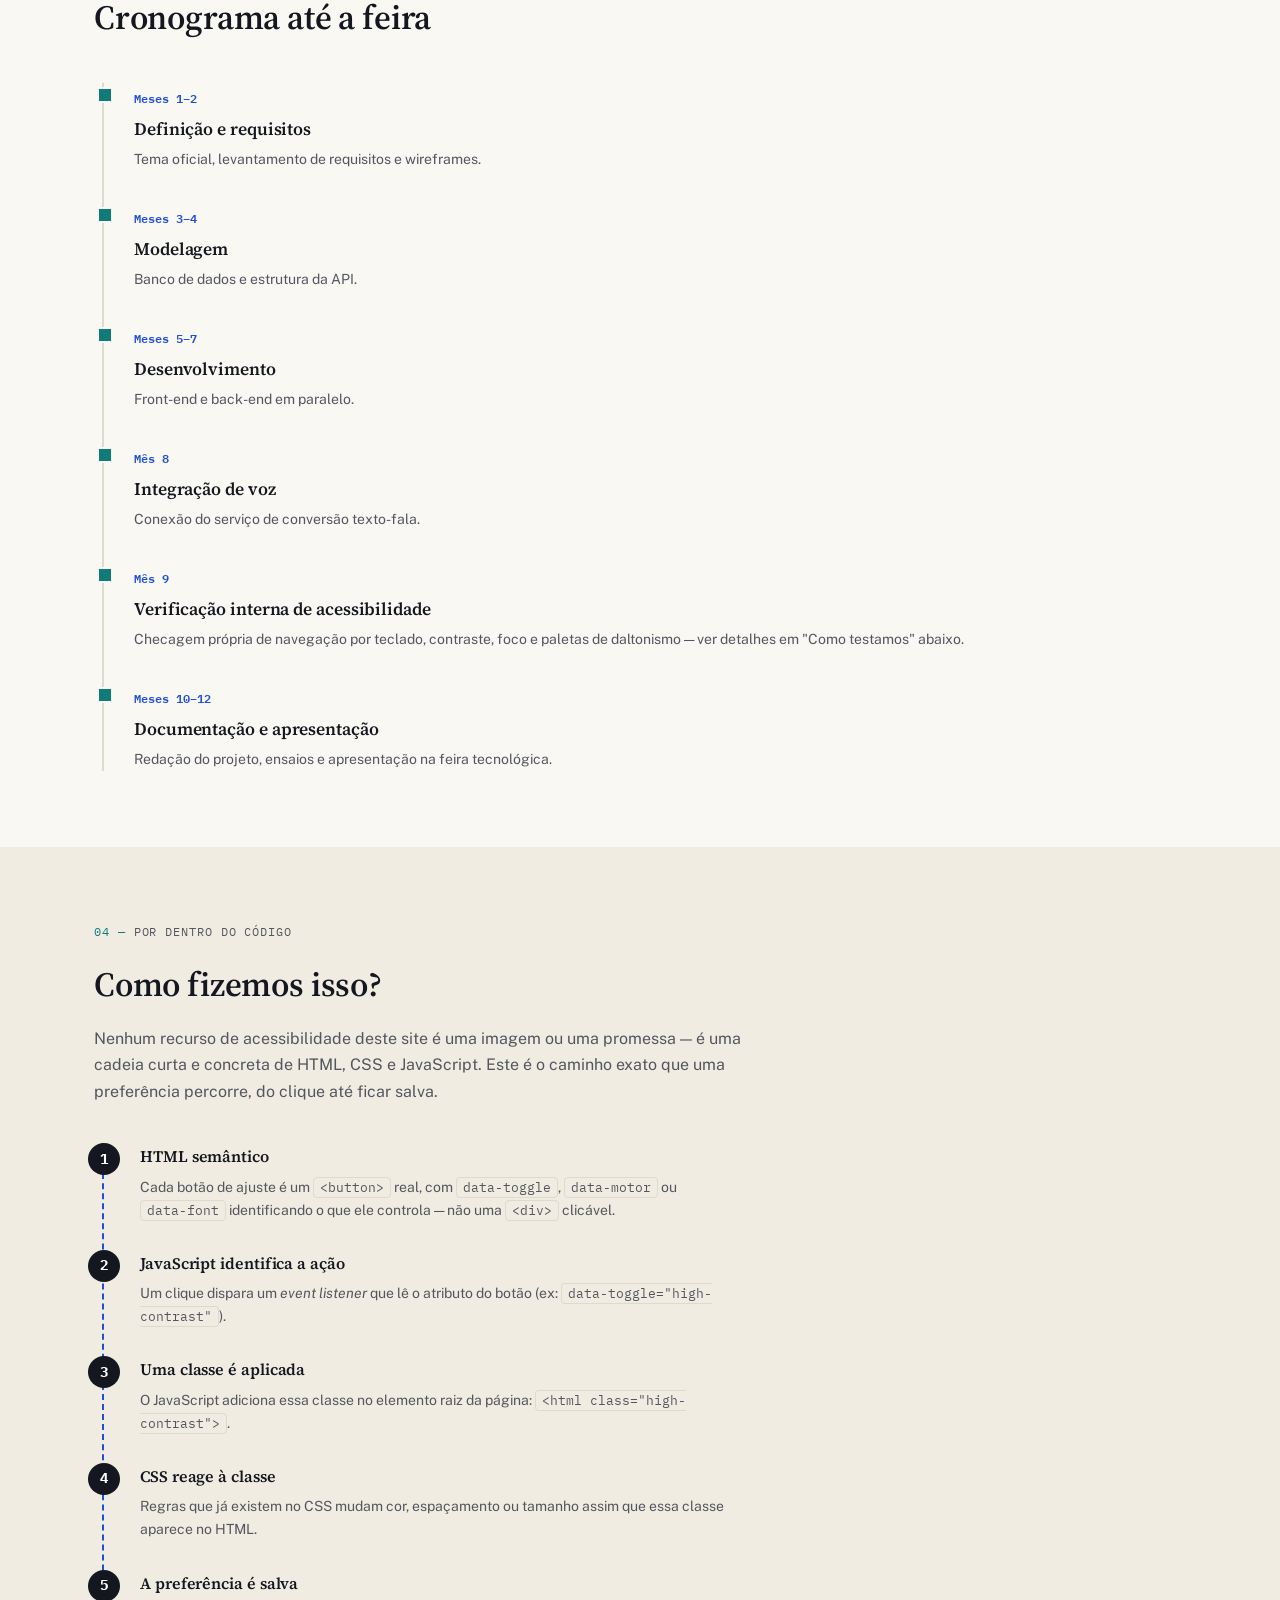
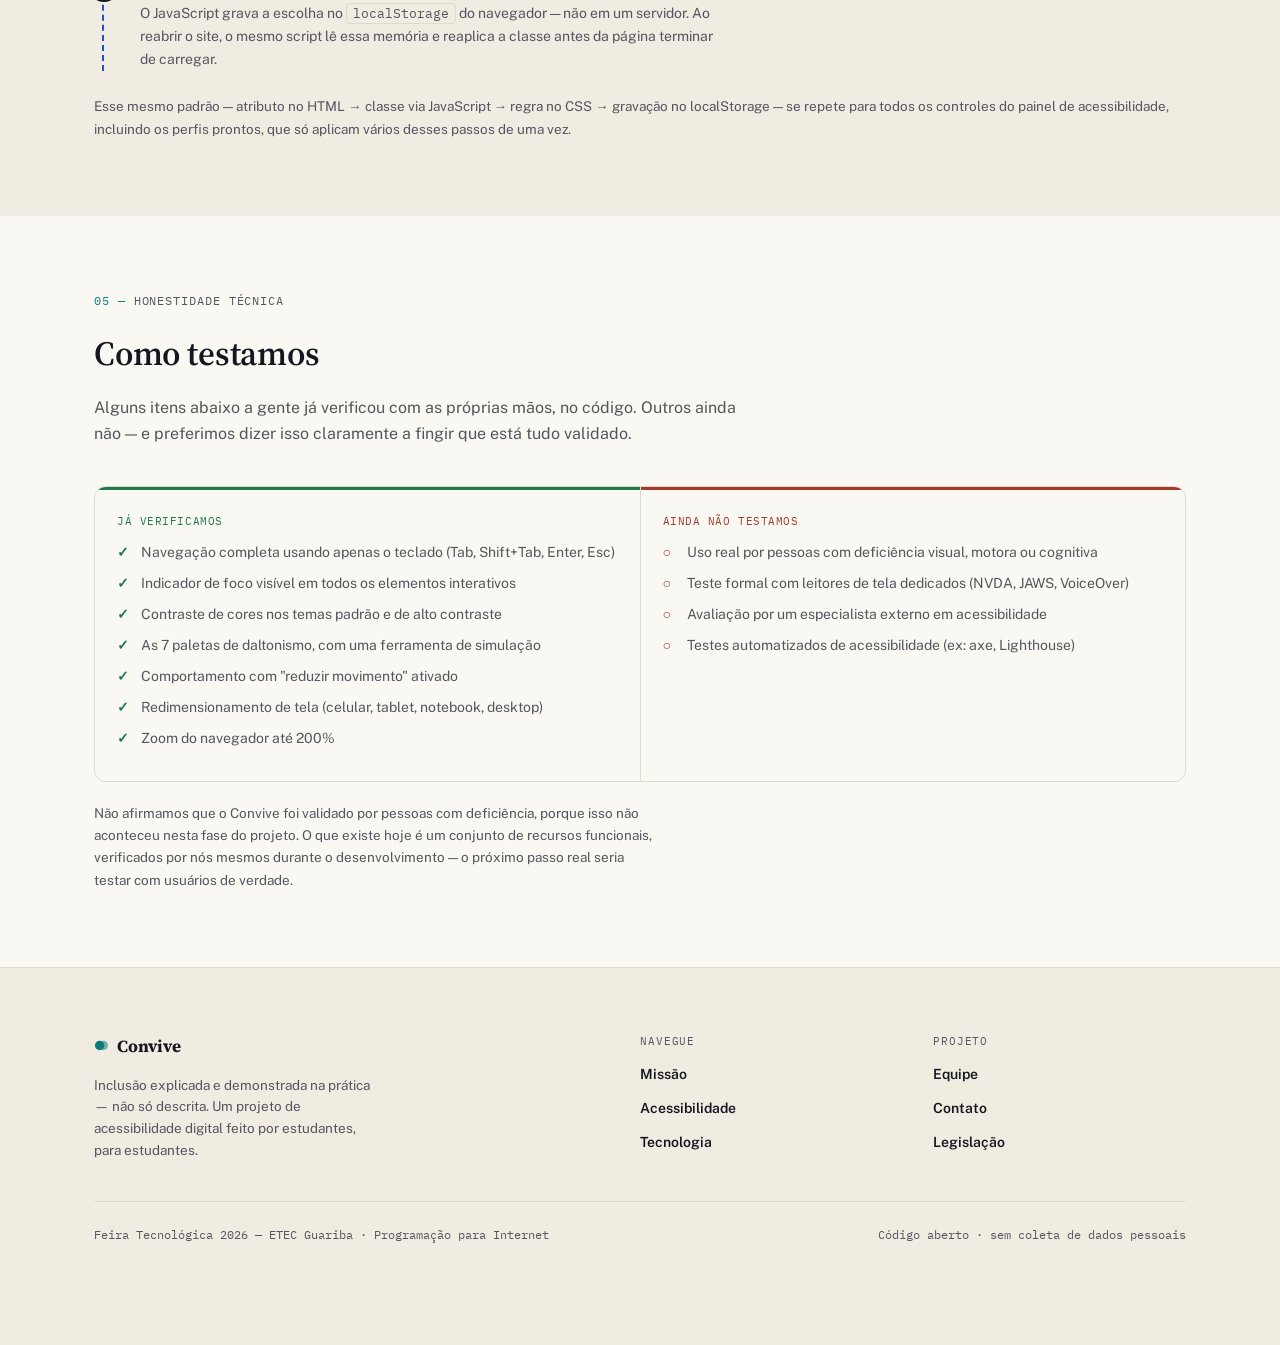
<file: tecnologia.html>
<!DOCTYPE html>
<html lang="pt-BR">
<head>
<meta charset="UTF-8">
<meta name="viewport" content="width=device-width, initial-scale=1.0, viewport-fit=cover">
<meta name="color-scheme" content="light only">
<meta name="theme-color" content="#14171F">
<title>Tecnologia — Convive</title>
<meta name="description" content="A arquitetura técnica do projeto Convive.">
<link rel="preconnect" href="https://fonts.googleapis.com">
<link rel="preconnect" href="https://fonts.gstatic.com" crossorigin>
<link href="https://fonts.googleapis.com/css2?family=Source+Serif+4:opsz,wght@8..60,500;8..60,600;8..60,700&family=Public+Sans:wght@400;500;600;700&family=IBM+Plex+Mono:wght@500&family=Atkinson+Hyperlegible:wght@400;700&family=Fraunces:ital,opsz,wght@0,9..144,500;1,9..144,500;1,9..144,600&display=swap" rel="stylesheet">
<link rel="icon" href="favicon.svg" type="image/svg+xml">
<link rel="stylesheet" href="style.css">
<link rel="stylesheet" href="libras.css">
<link rel="stylesheet" href="motor.css">
</head>
<body>
<svg width="0" height="0" style="position:absolute" aria-hidden="true">
  <defs>
    <symbol id="brand-icon" viewBox="0 0 24 24">
      <circle cx="9" cy="12" r="7.5"/>
      <circle cx="15" cy="12" r="7.5" opacity=".55"/>
    </symbol>
    <symbol id="inclusion-icon" viewBox="0 0 100 100">
      <circle class="ii-ring" cx="50" cy="50" r="42" fill="none" stroke="currentColor" stroke-width="4" pathLength="1"/>
      <path class="ii-line" d="M21 37 Q50 59 79 37" fill="none" stroke="currentColor" stroke-width="4" stroke-linecap="round" pathLength="1"/>
      <path class="ii-line" d="M23 38 L63 81" fill="none" stroke="currentColor" stroke-width="4" stroke-linecap="round" pathLength="1"/>
      <path class="ii-line" d="M77 38 L37 81" fill="none" stroke="currentColor" stroke-width="4" stroke-linecap="round" pathLength="1"/>
      <path class="ii-line" d="M36 81 Q50 87 64 81" fill="none" stroke="currentColor" stroke-width="4" stroke-linecap="round" pathLength="1"/>
      <circle class="ii-node" cx="50" cy="17" r="13" fill="var(--paper)" stroke="var(--paper)" stroke-width="7"/>
      <circle class="ii-node ii-fill" cx="50" cy="17" r="11"/>
      <circle class="ii-node" cx="21" cy="37" r="9" fill="var(--paper)" stroke="var(--paper)" stroke-width="6"/>
      <circle class="ii-node ii-fill" cx="21" cy="37" r="7"/>
      <circle class="ii-node" cx="79" cy="37" r="9" fill="var(--paper)" stroke="var(--paper)" stroke-width="6"/>
      <circle class="ii-node ii-fill" cx="79" cy="37" r="7"/>
      <circle class="ii-node" cx="36" cy="81" r="9" fill="var(--paper)" stroke="var(--paper)" stroke-width="6"/>
      <circle class="ii-node ii-fill" cx="36" cy="81" r="7"/>
      <circle class="ii-node" cx="64" cy="81" r="9" fill="var(--paper)" stroke="var(--paper)" stroke-width="6"/>
      <circle class="ii-node ii-fill" cx="64" cy="81" r="7"/>
    </symbol>
  </defs>
</svg>
<a href="#main" class="skip-link">Pular para o conteúdo</a>
<div class="intro-loader" id="introLoader">
  <button class="intro-skip" id="introSkip" type="button">Pular introdução</button>
  <div class="intro-content" aria-hidden="true">
    <svg class="intro-inclusion" id="introInclusion" viewBox="0 0 100 100"><use href="#inclusion-icon" xlink:href="#inclusion-icon"></use></svg>
    <span class="intro-mark" id="introMark"><svg class="spark" viewBox="0 0 24 24"><use href="#brand-icon" xlink:href="#brand-icon"></use></svg><span id="introMarkText">Convive</span></span>
    <p class="intro-tagline" id="introTagline">Conhecimento para todos, do jeito de cada um.</p>
  </div>
</div>
<div class="scroll-progress" id="scrollProgress"></div>
<header class="topbar">
  <div class="wrap bar">
    <a href="index.html" class="brand"><span class="mk"><svg class="spark" viewBox="0 0 24 24"><use href="#brand-icon" xlink:href="#brand-icon"></use></svg></span>Convive</a>
    <button class="navtoggle" id="navToggle" aria-label="Abrir menu" aria-expanded="false">
      <svg width="22" height="22" viewBox="0 0 24 24" fill="none">
        <path class="bar bar1" d="M3 7h18" stroke="#14171F" stroke-width="1.8" stroke-linecap="round"/>
        <path class="bar bar2" d="M3 12h18" stroke="#14171F" stroke-width="1.8" stroke-linecap="round"/>
        <path class="bar bar3" d="M3 17h18" stroke="#14171F" stroke-width="1.8" stroke-linecap="round"/>
      </svg>
    </button>
    <nav class="navlinks" id="navLinks">
      <a href="index.html">Início</a>
      <a href="missao.html">Missão</a>
      <a href="acessibilidade.html">Acessibilidade</a>
      <a href="tecnologia.html" aria-current="page">Tecnologia</a>
      <a href="equipe.html">Equipe</a>
      <a href="contato.html">Contato</a>
    </nav>
  </div>
</header>
<div class="cb-banner" id="cbBanner" role="status" aria-live="polite">🎨 <span id="cbBannerText">Modo de cor ativo</span></div>
<div class="epilepsy-banner" id="epilepsyBanner" role="status" aria-live="polite">⚠️ <span id="epilepsyBannerText">Modo epilepsia ativo</span></div>
<main id="main">
  <div class="page-head">
    <div class="wrap">
      <h1>A arquitetura por trás do Convive</h1>
      <p>Stack técnica, alcance multiplataforma e o cronograma de desenvolvimento até a feira tecnológica.</p>
      <button class="page-listen" id="pageListen3"><svg class="listen-icon" viewBox="0 0 24 24" aria-hidden="true"><path d="M4 9v6h4l5 5V4L8 9H4z" fill="currentColor"/><path d="M16.5 8.5a5 5 0 0 1 0 7" stroke="currentColor" stroke-width="1.6" fill="none" stroke-linecap="round"/><path d="M19 6a8.5 8.5 0 0 1 0 12" stroke="currentColor" stroke-width="1.6" fill="none" stroke-linecap="round" opacity=".55"/></svg>Ouvir esta página</button>
    </div>
  </div>

  <section data-narrate="Stack tecnológica">
    <div class="wrap">
      <div class="section-head">
        <span class="eyebrow">Sob o capô</span>
        <h2>Stack tecnológica</h2>
      </div>
      <div class="stack-grid">
        <div class="stack-card"><span class="tag2">Front-end</span><h3>Interface</h3><ul><li>HTML5 semântico</li><li>CSS3 responsivo</li><li>JavaScript vanilla</li></ul></div>
        <div class="stack-card"><span class="tag2">Back-end</span><h3>API</h3><ul><li>Node.js / Express</li><li>API REST</li><li>Autenticação</li></ul></div>
        <div class="stack-card"><span class="tag2">Dados</span><h3>Banco de dados</h3><ul><li>PostgreSQL</li><li>Modelagem ER</li><li>Escopo: Feira Tecnológica 2026</li></ul></div>
        <div class="stack-card"><span class="tag2">Voz</span><h3>Texto em fala</h3><ul><li>Web Speech API</li><li>Leitura por seção</li><li>Controle de velocidade</li></ul></div>
      </div>
    </div>
  </section>

  <section style="background:var(--surface);" data-narrate="Multiplataforma por design">
    <div class="wrap">
      <div class="section-head">
        <span class="eyebrow">Alcance</span>
        <h2>Multiplataforma por design</h2>
        <p>Em vez de um aplicativo separado para cada sistema, o Convive é uma aplicação web responsiva: um único código-fonte que se adapta ao tamanho de tela, ao tipo de entrada (toque, mouse ou teclado) e à capacidade do dispositivo, sem exigir instalação ou loja de aplicativos.</p>
      </div>
      <div class="stat-row">
        <div class="stat-box"><h3>Celular</h3><p>Layout de coluna única, botões grandes o bastante para toque.</p></div>
        <div class="stat-box"><h3>Tablet e notebook</h3><p>Aproveitamento do espaço extra, navegação completa por teclado.</p></div>
        <div class="stat-box"><h3>Computador</h3><p>Interface em tela cheia, ideal para uso prolongado em sala de aula.</p></div>
      </div>
    </div>
  </section>

  <section data-narrate="Cronograma de desenvolvimento">
    <div class="wrap">
      <div class="section-head">
        <span class="eyebrow">Metodologia</span>
        <h2>Cronograma até a feira</h2>
      </div>
      <div class="timeline">
        <div class="tl-item"><span class="when">Meses 1–2</span><h3>Definição e requisitos</h3><p>Tema oficial, levantamento de requisitos e wireframes.</p></div>
        <div class="tl-item"><span class="when">Meses 3–4</span><h3>Modelagem</h3><p>Banco de dados e estrutura da API.</p></div>
        <div class="tl-item"><span class="when">Meses 5–7</span><h3>Desenvolvimento</h3><p>Front-end e back-end em paralelo.</p></div>
        <div class="tl-item"><span class="when">Mês 8</span><h3>Integração de voz</h3><p>Conexão do serviço de conversão texto-fala.</p></div>
        <div class="tl-item"><span class="when">Mês 9</span><h3>Verificação interna de acessibilidade</h3><p>Checagem própria de navegação por teclado, contraste, foco e paletas de daltonismo — ver detalhes em "Como testamos" abaixo.</p></div>
        <div class="tl-item"><span class="when">Meses 10–12</span><h3>Documentação e apresentação</h3><p>Redação do projeto, ensaios e apresentação na feira tecnológica.</p></div>
      </div>
    </div>
  </section>

  <section style="background:var(--surface);" data-narrate="Como fizemos isso">
    <div class="wrap">
      <div class="section-head">
        <span class="eyebrow">Por dentro do código</span>
        <h2>Como fizemos isso?</h2>
        <p>Nenhum recurso de acessibilidade deste site é uma imagem ou uma promessa — é uma cadeia curta e concreta de HTML, CSS e JavaScript. Este é o caminho exato que uma preferência percorre, do clique até ficar salva.</p>
      </div>
      <div class="flow-diagram">
        <div class="flow-step"><span class="flow-n">1</span><div><h3>HTML semântico</h3><p>Cada botão de ajuste é um <code>&lt;button&gt;</code> real, com <code>data-toggle</code>, <code>data-motor</code> ou <code>data-font</code> identificando o que ele controla — não uma <code>&lt;div&gt;</code> clicável.</p></div></div>
        <div class="flow-step"><span class="flow-n">2</span><div><h3>JavaScript identifica a ação</h3><p>Um clique dispara um <em>event listener</em> que lê o atributo do botão (ex: <code>data-toggle="high-contrast"</code>).</p></div></div>
        <div class="flow-step"><span class="flow-n">3</span><div><h3>Uma classe é aplicada</h3><p>O JavaScript adiciona essa classe no elemento raiz da página: <code>&lt;html class="high-contrast"&gt;</code>.</p></div></div>
        <div class="flow-step"><span class="flow-n">4</span><div><h3>CSS reage à classe</h3><p>Regras que já existem no CSS mudam cor, espaçamento ou tamanho assim que essa classe aparece no HTML.</p></div></div>
        <div class="flow-step"><span class="flow-n">5</span><div><h3>A preferência é salva</h3><p>O JavaScript grava a escolha no <code>localStorage</code> do navegador — não em um servidor. Ao reabrir o site, o mesmo script lê essa memória e reaplica a classe antes da página terminar de carregar.</p></div></div>
      </div>
      <p style="color:var(--ink-soft); font-size:13.5px; margin-top:24px;">Esse mesmo padrão — atributo no HTML → classe via JavaScript → regra no CSS → gravação no localStorage — se repete para todos os controles do painel de acessibilidade, incluindo os perfis prontos, que só aplicam vários desses passos de uma vez.</p>
    </div>
  </section>

  <section data-narrate="Como testamos">
    <div class="wrap">
      <div class="section-head">
        <span class="eyebrow">Honestidade técnica</span>
        <h2>Como testamos</h2>
        <p>Alguns itens abaixo a gente já verificou com as próprias mãos, no código. Outros ainda não — e preferimos dizer isso claramente a fingir que está tudo validado.</p>
      </div>
      <div class="compare-grid">
        <div class="compare-col good">
          <span class="lbl2">Já verificamos</span>
          <ul class="check-list">
            <li>Navegação completa usando apenas o teclado (Tab, Shift+Tab, Enter, Esc)</li>
            <li>Indicador de foco visível em todos os elementos interativos</li>
            <li>Contraste de cores nos temas padrão e de alto contraste</li>
            <li>As 7 paletas de daltonismo, com uma ferramenta de simulação</li>
            <li>Comportamento com "reduzir movimento" ativado</li>
            <li>Redimensionamento de tela (celular, tablet, notebook, desktop)</li>
            <li>Zoom do navegador até 200%</li>
          </ul>
        </div>
        <div class="compare-col bad">
          <span class="lbl2">Ainda não testamos</span>
          <ul class="check-list">
            <li>Uso real por pessoas com deficiência visual, motora ou cognitiva</li>
            <li>Teste formal com leitores de tela dedicados (NVDA, JAWS, VoiceOver)</li>
            <li>Avaliação por um especialista externo em acessibilidade</li>
            <li>Testes automatizados de acessibilidade (ex: axe, Lighthouse)</li>
          </ul>
        </div>
      </div>
      <p style="color:var(--ink-soft); font-size:13.5px; margin-top:20px; max-width:70ch;">Não afirmamos que o Convive foi validado por pessoas com deficiência, porque isso não aconteceu nesta fase do projeto. O que existe hoje é um conjunto de recursos funcionais, verificados por nós mesmos durante o desenvolvimento — o próximo passo real seria testar com usuários de verdade.</p>
    </div>
  </section>
</main>
<footer>
  <div class="wrap">
    <div class="footer-grid">
      <div class="footer-col footer-brand">
        <span class="fb"><svg class="spark" viewBox="0 0 24 24"><use href="#brand-icon" xlink:href="#brand-icon"></use></svg>Convive</span>
        <p>Inclusão explicada e demonstrada na prática — não só descrita. Um projeto de acessibilidade digital feito por estudantes, para estudantes.</p>
      </div>
      <div class="footer-col">
        <span class="footer-h">Navegue</span>
        <a href="missao.html">Missão</a>
        <a href="acessibilidade.html">Acessibilidade</a>
        <a href="tecnologia.html">Tecnologia</a>
      </div>
      <div class="footer-col">
        <span class="footer-h">Projeto</span>
        <a href="equipe.html">Equipe</a>
        <a href="contato.html">Contato</a>
        <a href="legislacao.html">Legislação</a>
      </div>
    </div>
    <div class="footer-bottom">
      <span class="fm">Feira Tecnológica 2026 — ETEC Guariba · Programação para Internet</span>
      <span class="fm">Código aberto · sem coleta de dados pessoais</span>
    </div>
  </div>
</footer>
<div class="toast-wrap" id="toastWrap" role="status" aria-live="polite"></div>

<button class="totop" id="toTop" aria-label="Voltar ao topo">↑</button>

<div class="a11y-bar">
  <button class="a11y-fab" id="a11yFab" aria-label="Abrir painel de acessibilidade" aria-expanded="false"><svg class="fab-icon" viewBox="0 0 100 100" aria-hidden="true"><use href="#inclusion-icon" xlink:href="#inclusion-icon"></use></svg></button>
  <div class="a11y-panel" id="a11yPanel" role="dialog" aria-label="Painel de acessibilidade">
    <button class="a11y-close" id="a11yClose" aria-label="Fechar painel">✕</button>
    <h2>Acessibilidade</h2>
    <p class="sub">Ajustes reais, aplicados agora nesta página.</p>

    <button class="a11y-listen" id="a11yListen"><svg class="listen-icon" viewBox="0 0 24 24" aria-hidden="true"><path d="M4 9v6h4l5 5V4L8 9H4z" fill="currentColor"/><path d="M16.5 8.5a5 5 0 0 1 0 7" stroke="currentColor" stroke-width="1.6" fill="none" stroke-linecap="round"/><path d="M19 6a8.5 8.5 0 0 1 0 12" stroke="currentColor" stroke-width="1.6" fill="none" stroke-linecap="round" opacity=".55"/></svg>Ouvir esta página</button>

    <div class="a11y-group a11y-profiles">
      <span class="lbl">Perfis rápidos</span>
      <div class="a11y-row">
        <button data-profile="baixa-visao">Baixa visão</button>
        <button data-profile="dislexia">Dislexia</button>
        <button data-profile="mobilidade">Mobilidade reduzida</button>
        <button data-profile="fotossensibilidade">Fotossensibilidade</button>
      </div>
      <p class="profile-note">Cada perfil liga vários ajustes de uma vez — você ainda pode ligar ou desligar qualquer um deles abaixo, individualmente.</p>
    </div>

    <div class="a11y-category">
      <span class="cat-h"><svg class="cat-icon" viewBox="0 0 24 24" aria-hidden="true"><path d="M1 12s4-7 11-7 11 7 11 7-4 7-11 7-11-7-11-7z" fill="none" stroke="currentColor" stroke-width="1.6"/><circle cx="12" cy="12" r="3.2" fill="currentColor"/></svg>Visão</span>
      <div class="a11y-group">
        <span class="lbl">Tamanho do texto</span>
        <div class="a11y-row">
          <button id="fontDec" data-font="dec" aria-label="Diminuir fonte">A−</button>
          <button id="fontReset" data-font="reset" aria-label="Fonte padrão">A</button>
          <button id="fontInc" data-font="inc" aria-label="Aumentar fonte">A+</button>
        </div>
      </div>
      <div class="a11y-group">
        <span class="lbl">Contraste e cursor</span>
        <div class="a11y-row">
          <button data-toggle="high-contrast">Alto contraste</button>
          <button data-motor="cursor" aria-pressed="false">Cursor grande</button>
          <button data-motor="focus" aria-pressed="false">Foco grande</button>
        </div>
      </div>
      <div class="a11y-group">
        <span class="lbl">Paletas para os 7 tipos de daltonismo</span>
        <div class="a11y-row" id="cbRow">
          <button data-cb="none" class="active">Padrão</button>
          <button data-cb="cb-protanopia">Protanopia</button>
          <button data-cb="cb-protanomalia">Protanomalia</button>
          <button data-cb="cb-deuteranopia">Deuteranopia</button>
          <button data-cb="cb-deuteranomalia">Deuteranomalia</button>
          <button data-cb="cb-tritanopia">Tritanopia</button>
          <button data-cb="cb-tritanomalia">Tritanomalia</button>
          <button data-cb="cb-acromatopsia">Acromatopsia</button>
        </div>
      </div>
    </div>

    <div class="a11y-category">
      <span class="cat-h"><svg class="cat-icon" viewBox="0 0 24 24" aria-hidden="true"><path d="M12 2a7 7 0 0 0-4 12.7V17a2 2 0 0 0 2 2h4a2 2 0 0 0 2-2v-2.3A7 7 0 0 0 12 2z" fill="none" stroke="currentColor" stroke-width="1.6"/><line x1="10" y1="22" x2="14" y2="22" stroke="currentColor" stroke-width="1.6"/></svg>Cognição e leitura</span>
      <div class="a11y-group">
        <span class="lbl">Leitura e movimento</span>
        <div class="a11y-row">
          <button data-toggle="dyslexia-mode">Fonte p/ dislexia</button>
          <button data-toggle="reduce-motion">Reduzir movimento</button>
        </div>
      </div>
      <div class="a11y-group">
        <span class="lbl">Epilepsia / fotossensibilidade</span>
        <div class="a11y-row">
          <button id="epilepsyToggle" class="epilepsy-btn">Modo seguro (muda tudo)</button>
        </div>
      </div>
    </div>

    <div class="a11y-category">
      <span class="cat-h"><svg class="cat-icon" viewBox="0 0 24 24" aria-hidden="true"><circle cx="12" cy="12" r="9.5" fill="none" stroke="currentColor" stroke-width="1.6"/><path d="M12 7v5l3.5 2" stroke="currentColor" stroke-width="1.6" fill="none" stroke-linecap="round"/></svg>Mobilidade</span>
      <div class="a11y-group">
        <div class="a11y-row">
          <button data-motor="targets" aria-pressed="false">Toque ampliado</button>
          <button data-motor="spacing" aria-pressed="false">Espaçamento</button>
        </div>
        <div class="a11y-row">
          <button data-motor="gestures" aria-pressed="false">Sem gestos</button>
          <button data-motor="confirm" aria-pressed="false">Confirmar ações</button>
        </div>
        <div class="a11y-row">
          <button data-motor="time" aria-pressed="false">Tempo estendido</button>
          <button data-toggle="big-click">Cliques maiores</button>
        </div>
        <button class="motor-all-btn" id="motorAllBtn" type="button">Ativar todas as opções recomendadas</button>
      </div>
    </div>

    <div class="a11y-category">
      <span class="cat-h"><svg class="cat-icon" viewBox="0 0 24 24" aria-hidden="true"><rect x="2" y="6" width="20" height="12" rx="2" fill="none" stroke="currentColor" stroke-width="1.6"/><line x1="6" y1="10" x2="6" y2="10" stroke="currentColor" stroke-width="2" stroke-linecap="round"/><line x1="10" y1="10" x2="10" y2="10" stroke="currentColor" stroke-width="2" stroke-linecap="round"/><line x1="14" y1="10" x2="14" y2="10" stroke="currentColor" stroke-width="2" stroke-linecap="round"/><line x1="7" y1="14" x2="17" y2="14" stroke="currentColor" stroke-width="2" stroke-linecap="round"/></svg>Navegação</span>
      <div class="a11y-group">
        <span class="lbl">Foco e teclado</span>
        <div class="a11y-row">
          <button data-toggle="link-highlight">Destacar links</button>
        </div>
        <p class="cat-note">A navegação completa por Tab e o indicador de foco visível já funcionam em toda a página, sempre — não são um botão para ligar.</p>
      </div>
    </div>

    <div class="a11y-category">
      <span class="cat-h"><svg class="cat-icon" viewBox="0 0 100 100" aria-hidden="true"><use href="#inclusion-icon" xlink:href="#inclusion-icon"></use></svg>Comunicação</span>
      <div class="a11y-group">
        <button class="a11y-libras-btn" id="librasOpenBtn" aria-haspopup="dialog" aria-controls="librasPanel">
          <svg class="lt-icon" viewBox="0 0 100 100" aria-hidden="true"><use href="#inclusion-icon" xlink:href="#inclusion-icon"></use></svg>
          <span>Ativar Libras<small>Abre o intérprete em uma janela à parte</small></span>
        </button>
      </div>
    </div>

    <button class="a11y-reset" id="a11yReset">Restaurar tudo</button>
  </div>
</div>

<div class="narrator-bar" id="narratorBar">
  <div class="nb-progress" id="nbProgress"></div>
  <button id="nbPlayPause" aria-label="Pausar leitura">⏸</button>
  <div class="nb-info">
    <div class="nb-label">Ouvindo esta página</div>
    <div class="nb-text" id="nbText">Início</div>
  </div>
  <button id="nbStop" aria-label="Parar leitura">✕</button>
</div>
<script src="motor.js"></script>
<script src="script.js"></script>

<div class="libras-panel size-md pos-br" id="librasPanel" role="dialog" aria-label="Intérprete de Libras" aria-hidden="true">
  <div class="lp-header">
    <svg class="lt-icon" viewBox="0 0 100 100" aria-hidden="true"><use href="#inclusion-icon" xlink:href="#inclusion-icon"></use></svg>
    <div class="lp-title"><strong id="lpTitle">Libras</strong><span>Convive &middot; intérprete</span></div>
    <button id="lpMinimize" aria-label="Minimizar painel de Libras">&#8211;</button>
    <button id="lpClose" aria-label="Fechar painel de Libras">&#10005;</button>
  </div>
  <div class="lp-body">
    <div class="lp-stage" id="lpStage">
      <div class="lp-placeholder"><svg class="lt-icon" viewBox="0 0 100 100" aria-hidden="true"><use href="#inclusion-icon" xlink:href="#inclusion-icon"></use></svg><p>Selecione um trecho com "Ver em Libras" para carregar o conteúdo.</p></div>
    </div>
    <div class="lp-controls">
      <button id="lpPlay" aria-label="Reproduzir">&#9654;</button>
      <button id="lpRestart" aria-label="Reiniciar">&#8635;</button>
      <div class="lp-progress" id="lpProgress"><div class="lp-progress-fill" id="lpProgressFill"></div></div>
      <button class="lp-speed" id="lpSpeedBtn">1x</button>
      <button id="lpFullscreen" aria-label="Tela cheia">&#9974;</button>
    </div>
    <p class="lp-caption" id="lpCaption"></p>

    <button class="lp-settings-toggle" id="lpSettingsToggle" aria-expanded="false" aria-controls="lpSettings">Configurações do intérprete</button>
    <div class="lp-settings" id="lpSettings">
      <span class="lbl">Tamanho</span>
      <div class="lp-set-row">
        <button data-libras-size="sm">Pequeno</button>
        <button data-libras-size="md" class="active">Médio</button>
        <button data-libras-size="lg">Grande</button>
      </div>
      <span class="lbl">Posição</span>
      <div class="lp-set-row">
        <button data-libras-pos="br" class="active">Inf. direito</button>
        <button data-libras-pos="bl">Inf. esquerdo</button>
        <button data-libras-pos="tr">Sup. direito</button>
      </div>
      <span class="lbl">Reprodução</span>
      <div class="lp-set-row">
        <button data-libras-play="manual" class="active">Manual</button>
        <button data-libras-play="auto">Automática</button>
      </div>
    </div>
  </div>
</div>
<div vw class="enabled vlibras-dock">
  <div vw-access-button class="active"></div>
  <div vw-plugin-wrapper>
    <div class="vw-plugin-top-wrapper"></div>
  </div>
</div>
<script src="https://vlibras.gov.br/app/vlibras-plugin.js"></script>
<script>
  if (window.VLibras) { new window.VLibras.Widget('https://vlibras.gov.br/app'); }
</script>

<script src="libras-data.js"></script>
<script src="libras.js"></script>
</body>
</html>
</file>
<file: style.css>
:root{
  --ink:#14171F; --ink-soft:#53565F; --paper:#FAF8F3; --surface:#F1ECE2;
  --accent:#1E4FD8; --accent-warm:#0F7C7A; --line:#DEDACE; --font-scale:1;
    --accent-human:#B5502E;
    --dur-fast:150ms; --dur-med:280ms; --dur-slow:520ms; --dur-page:380ms;
  --ease-out:cubic-bezier(.16,1,.3,1); --ease-in-out:cubic-bezier(.65,0,.35,1); --ease-spring:cubic-bezier(.34,1.56,.64,1);
  --move-sm:6px; --move-md:16px; --move-lg:28px;
    --radius-sm:8px; --radius-md:12px; --radius-lg:18px; --radius-pill:999px;
}
*{box-sizing:border-box; margin:0; padding:0;}
html{scroll-behavior:smooth; font-size:calc(16px * var(--font-scale)); overflow-x:hidden; -webkit-text-size-adjust:100%; color-scheme:light only;}
body{overflow-x:hidden; overflow-wrap:break-word; word-break:normal; -webkit-tap-highlight-color:transparent;}
a, button{-webkit-tap-highlight-color:transparent;}
body.modal-open{overflow:hidden; position:fixed; left:0; right:0; width:100%;}
@media (prefers-reduced-motion: reduce){ html{scroll-behavior:auto;} *{animation:none !important; transition:none !important;} }
body{font-family:'Public Sans', -apple-system, "Segoe UI", sans-serif; background:var(--paper); color:var(--ink); line-height:1.65; font-size:1.0625rem; -webkit-font-smoothing:antialiased; counter-reset:sect;}
h1,h2,h3{font-family:'Source Serif 4', Georgia, serif; color:var(--ink); font-weight:600; letter-spacing:-0.005em; hyphens:auto;}
a{color:inherit;} img{max-width:100%; display:block;}
.wrap{max-width:1140px; margin:0 auto; padding:0 24px;}
::selection{background:var(--accent); color:#fff;}
strong{font-weight:700;}

.spark{width:1em; height:1em; display:inline-block; fill:currentColor; flex-shrink:0;}
.spark-bg{position:absolute; opacity:0.05; color:var(--ink); pointer-events:none; z-index:0;}
.divider-spark{display:flex; justify-content:center; align-items:center; padding:8px 0 0; color:var(--line);}
.divider-spark .spark{width:20px; height:20px;}
.tag-label .spark{width:12px; height:12px; margin-right:6px; color:var(--accent-warm); vertical-align:-1px;}

html.reduce-motion *{animation:none !important; transition:none !important;}
html.dyslexia-mode body{font-family:'Atkinson Hyperlegible', 'Public Sans', sans-serif; letter-spacing:0.02em; word-spacing:0.08em; line-height:1.9;}
html.high-contrast{--ink:#000000; --ink-soft:#000000; --paper:#FFFFFF; --surface:#FFFFFF; --line:#000000;}
html.high-contrast .card, html.high-contrast .cat-card, html.high-contrast .team-card{border:2px solid #000 !important;}
html.high-contrast a{text-decoration:underline;}
html.high-contrast img{filter:none !important;}

html.cb-protanopia, html.cb-protanomalia{--accent:#0072B2; --accent-warm:#E1A100; --line:#B8B8B8;}
html.cb-deuteranopia, html.cb-deuteranomalia{--accent:#0072B2; --accent-warm:#CC79A7; --line:#B8B8B8;}
html.cb-tritanopia, html.cb-tritanomalia{--accent:#E6194B; --accent-warm:#009E73; --line:#B8B8B8;}
html.cb-acromatopsia{filter:grayscale(100%) contrast(1.15);}
html.cb-active .cb-banner{display:flex;}
.cb-banner{display:none; position:sticky; top:0; z-index:95; background:var(--ink); color:#fff; font-family:'IBM Plex Mono',monospace; font-size:12px; line-height:1.4; padding:10px 20px; align-items:center; justify-content:center; gap:8px; text-align:center;}

html.epilepsy-safe,
html.epilepsy-safe *,
html.epilepsy-safe *::before,
html.epilepsy-safe *::after{
  animation: none !important;
  transition: none !important;
  scroll-behavior: auto !important;
}
html.epilepsy-safe{
  --accent:#4A4A4A; --accent-warm:#4A4A4A;
  scroll-behavior:auto !important;
}
html.epilepsy-safe img,
html.epilepsy-safe .frame img{
  filter: grayscale(100%) brightness(0.94) contrast(0.85) !important;
}
html.epilepsy-safe .hero-imgwrap .tint{ opacity:0.94 !important; }
html.epilepsy-safe .spark-bg,
html.epilepsy-safe .divider-spark{ opacity:0 !important; visibility:hidden !important; }
html.epilepsy-safe .quote-block{ border-left-color:#4A4A4A !important; }
html.epilepsy-safe.cb-active .cb-banner{ display:none !important; } html.epilepsy-active .epilepsy-banner{display:flex;}
.epilepsy-banner{display:none; position:sticky; top:0; z-index:96; background:#2A2A2A; color:#fff; font-family:'IBM Plex Mono',monospace; font-size:12px; line-height:1.4; padding:10px 20px; align-items:center; justify-content:center; gap:8px; text-align:center;}

html.link-highlight #main a{text-decoration:underline; text-decoration-thickness:2px; text-underline-offset:3px; background:rgba(30,79,216,0.12); padding:0 2px;}
html.big-click .btn, html.big-click .navlinks a{padding-top:16px !important; padding-bottom:16px !important; min-height:44px;}
.reading-now{outline:2px solid var(--accent); outline-offset:8px; border-radius:2px;}

.a11y-bar{position:fixed; bottom:calc(20px + env(safe-area-inset-bottom, 0px)); right:20px; z-index:2000; font-family:'Public Sans',sans-serif;}
.a11y-fab{width:52px; height:52px; border-radius:50%; background:var(--ink); color:#fff; border:2px solid var(--ink); cursor:pointer; box-shadow:0 8px 22px rgba(20,23,31,.3); display:flex; align-items:center; justify-content:center; font-size:21px;}
.fab-icon{width:28px; height:28px; color:#fff;}
.fab-icon .ii-fill{fill:var(--accent);}
.demo-box .di .fab-icon{width:22px; height:22px;}

.a11y-scrim{position:fixed; inset:0; background:rgba(20,23,31,.5); backdrop-filter:blur(3px); -webkit-backdrop-filter:blur(3px); z-index:1999; opacity:0; visibility:hidden; transition:opacity .2s ease, visibility 0s .2s;}
.a11y-scrim.active{opacity:1; visibility:visible; transition:opacity .2s ease;}

.a11y-panel{position:absolute; bottom:64px; right:0; width:320px; max-width:calc(100vw - 32px); max-height:70vh; overflow-y:auto; background:#fff; border:1px solid var(--line); box-shadow:0 20px 60px rgba(20,23,31,.3); border-radius:var(--radius-lg); padding:20px; opacity:0; visibility:hidden; transform:translateY(10px) scale(.98); transition:opacity .18s ease, transform .18s ease, visibility 0s .18s;}
.a11y-panel.open{opacity:1; visibility:visible; transform:translateY(0) scale(1); transition:opacity .18s ease, transform .18s ease;}
.a11y-panel h2{font-size:16px; margin-bottom:4px; font-family:'Source Serif 4',serif;}
.a11y-panel .sub{font-size:12px; color:var(--ink-soft); margin-bottom:16px;}
.a11y-group{margin-bottom:16px;}
.a11y-category{margin-bottom:22px; padding-top:18px; border-top:1px solid var(--line);}
.a11y-category:first-of-type{border-top:none; padding-top:0;}
.cat-h{display:flex; align-items:center; gap:8px; font-family:'IBM Plex Mono',monospace; font-size:12px; font-weight:700; letter-spacing:.04em; text-transform:uppercase; color:var(--ink); margin-bottom:14px;}
.cat-icon{width:16px; height:16px; color:var(--accent); flex-shrink:0;}
.cat-note{font-size:12px; color:var(--ink-soft); margin-top:8px; line-height:1.5;}
.a11y-profiles{padding-bottom:18px; margin-bottom:18px; border-bottom:1px solid var(--line);}
.a11y-profiles .a11y-row button{font-size:12px;}
.a11y-profiles .a11y-row button.active{background:var(--accent-human); border-color:var(--accent-human); color:#fff;}
.profile-note{font-size:11.5px; color:var(--ink-soft); margin-top:8px; line-height:1.5;}
.a11y-group .lbl{font-size:11.5px; font-weight:700; text-transform:uppercase; letter-spacing:.05em; color:var(--accent); margin-bottom:8px; display:block;}
.a11y-row{display:flex; gap:6px; flex-wrap:wrap;}
.a11y-row button{flex:1; min-width:70px; padding:9px 8px; border:1.5px solid var(--line); background:#fff; font-size:12.5px; font-weight:600; cursor:pointer; color:var(--ink); transition:background .15s, border-color .15s, color .15s;}
.a11y-row button:hover, .a11y-row button.active{border-color:var(--accent); background:var(--accent); color:#fff;}
html.reduce-motion .a11y-row button, html.epilepsy-safe .a11y-row button{transition:none;}
html.reduce-motion .a11y-panel, html.epilepsy-safe .a11y-panel,
html.reduce-motion .a11y-scrim, html.epilepsy-safe .a11y-scrim{transition:none;}
.a11y-row button.epilepsy-btn.active{background:#2A2A2A; border-color:#2A2A2A;}
.a11y-reset{width:100%; padding:10px; margin-top:6px; border:1px solid var(--line); background:#fff; font-size:13px; font-weight:600; cursor:pointer;}
.a11y-listen{width:100%; padding:13px; border:none; border-radius:var(--radius-pill); background:var(--ink); color:#fff; font-size:13.5px; font-weight:700; cursor:pointer; display:flex; align-items:center; justify-content:center; gap:9px; margin-bottom:16px; transition:background .2s ease, transform .2s ease;}
.a11y-listen:hover{background:var(--accent); transform:translateY(-1px);}
.listen-icon{width:19px; height:19px; flex-shrink:0;}
.page-listen{display:inline-flex; align-items:center; gap:9px; margin-top:22px; padding:12px 22px; border:1.5px solid var(--ink); border-radius:var(--radius-pill); background:none; color:var(--ink); font-family:'Public Sans',sans-serif; font-size:14px; font-weight:700; cursor:pointer; transition:background .2s ease, color .2s ease, transform .2s ease;}
.page-listen:hover{background:var(--ink); color:#fff; transform:translateY(-2px);}
html.reduce-motion .page-listen:hover, html.epilepsy-safe .page-listen:hover,
html.reduce-motion .a11y-listen:hover, html.epilepsy-safe .a11y-listen:hover{transform:none;}

.click-to-read{cursor:pointer; border-radius:6px; transition:background .15s ease;}
.click-to-read:hover{background:rgba(30,79,216,.06);}
.click-to-read.reading-click{background:rgba(30,79,216,.1); outline:2px solid var(--accent); outline-offset:2px;}
html.reduce-motion .click-to-read, html.epilepsy-safe .click-to-read{transition:none;}
.a11y-close{position:absolute; top:14px; right:14px; background:none; border:none; font-size:18px; cursor:pointer; color:var(--ink-soft);}

.narrator-bar{position:fixed; left:20px; right:20px; bottom:calc(20px + env(safe-area-inset-bottom, 0px)); max-width:520px; margin:0 auto; background:var(--ink); color:#fff; padding:14px 18px; display:none; align-items:center; gap:14px; z-index:998; box-shadow:0 16px 40px rgba(20,23,31,.35); overflow:hidden;}
.narrator-bar.active{display:flex;}
.narrator-bar .nb-progress{position:absolute; left:0; top:0; height:3px; width:0%; background:var(--accent-warm); transition:width .25s linear;}
html.reduce-motion .narrator-bar .nb-progress, html.epilepsy-safe .narrator-bar .nb-progress{transition:none;}
.narrator-bar .nb-info{flex:1; min-width:0;}
.narrator-bar .nb-label{font-family:'IBM Plex Mono',monospace; font-size:10px; letter-spacing:.06em; text-transform:uppercase; color:#9CA6C9;}
.narrator-bar .nb-text{font-size:13.5px; font-weight:600; white-space:nowrap; overflow:hidden; text-overflow:ellipsis;}
.narrator-bar button{background:rgba(255,255,255,.12); border:none; color:#fff; width:36px; height:36px; flex-shrink:0; cursor:pointer; font-size:15px; transition:background .15s;}
.narrator-bar button:hover{background:rgba(255,255,255,.22);}

.a11y-bar{transition:bottom .2s;}
body:has(.narrator-bar.active) .a11y-bar, body.narrator-open .a11y-bar{bottom:92px;}
@media (max-width:560px){
  body:has(.narrator-bar.active) .a11y-bar, body.narrator-open .a11y-bar{bottom:104px;}
}

.skip-link{position:absolute; left:-999px; top:0; z-index:200; background:var(--ink); color:#fff; padding:14px 22px; font-weight:600;}
.skip-link:focus{left:0;}

header.topbar{position:sticky; top:0; z-index:100; background:rgba(250,249,246,0.94); -webkit-backdrop-filter:blur(8px); backdrop-filter:blur(8px); border-bottom:1px solid var(--line);}
header.topbar .bar{display:flex; align-items:center; justify-content:space-between; height:72px; gap:16px;}
.brand{display:flex; align-items:center; gap:9px; text-decoration:none; font-family:'Source Serif 4',serif; font-weight:700; font-size:19px; color:var(--ink); flex-shrink:0;}
.brand .mk{width:30px; height:30px; background:var(--ink); color:#fff; display:flex; align-items:center; justify-content:center; flex-shrink:0; border-radius:var(--radius-sm);}
.brand .mk .spark{width:15px; height:15px;}
.navlinks{display:flex; gap:2px; align-items:center; overflow-x:auto;}
.navlinks a{text-decoration:none; color:var(--ink-soft); font-size:13px; font-weight:600; padding:8px 12px; white-space:nowrap; border-bottom:2px solid transparent;}
.navlinks a:hover{color:var(--accent); border-bottom-color:var(--accent);}
.navlinks a[aria-current="page"]{color:var(--ink); border-bottom-color:var(--accent-warm);}
.navtoggle{display:none; background:none; border:none; cursor:pointer; flex-shrink:0;}
.navtoggle .bar{transition:transform .25s ease, opacity .2s ease; transform-origin:12px 12px;}
html.reduce-motion .navtoggle .bar, html.epilepsy-safe .navtoggle .bar{transition:none;}
.navtoggle[aria-expanded="true"] .bar1{transform:translateY(5px) rotate(45deg);}
.navtoggle[aria-expanded="true"] .bar2{opacity:0;}
.navtoggle[aria-expanded="true"] .bar3{transform:translateY(-5px) rotate(-45deg);}
@media (max-width:980px){
  .navlinks{position:fixed; inset:72px 0 auto 0; flex-direction:column; align-items:stretch; background:#fff; padding:10px 20px 20px; gap:0; border-bottom:1px solid var(--line); box-shadow:0 16px 30px rgba(20,15,10,.1); transform:translateY(-6px); opacity:0; pointer-events:none; transition:.2s; overflow-x:visible;}
  .navlinks.open{transform:translateY(0); opacity:1; pointer-events:auto;}
  .navlinks a{padding:14px 4px; font-size:15.5px; border-bottom:1px solid var(--line);}
  .navtoggle{display:block;}
}

.hero{padding:56px 0 0; border-bottom:1px solid var(--line); position:relative; overflow:hidden;}
.hero .wrap{padding-bottom:0; position:relative; z-index:1;}
.tag-label{display:inline-flex; align-items:center; font-family:'IBM Plex Mono',monospace; font-size:11.5px; letter-spacing:.08em; text-transform:uppercase; color:var(--accent); border-bottom:2px solid var(--accent); padding-bottom:6px; margin-bottom:26px; max-width:100%;}
.hero h1{font-size:clamp(30px,5vw,52px); line-height:1.12; margin-bottom:20px; max-width:820px;}
.hero h1 .hl{color:var(--accent); font-style:italic;}
.hero .lede{font-size:18px; color:var(--ink-soft); max-width:62ch; margin-bottom:34px;}
.hero-imgwrap{position:relative; border-top:1px solid var(--line); display:block; text-decoration:none; cursor:pointer;}
.hero-imgwrap .frame{aspect-ratio:16/8; overflow:hidden; position:relative;}
.hero-imgwrap img{width:100%; height:100%; object-fit:cover; filter:grayscale(55%) contrast(1.08) saturate(1.05); display:block; transition:transform .5s ease;}
.hero-imgwrap:hover img{transform:scale(1.03);}
html.reduce-motion .hero-imgwrap img, html.epilepsy-safe .hero-imgwrap img{transition:none;}
html.reduce-motion .hero-imgwrap:hover img, html.epilepsy-safe .hero-imgwrap:hover img{transform:none;}
.hero-imgwrap .tint{position:absolute; inset:0; background:linear-gradient(180deg, rgba(20,23,31,0) 40%, rgba(20,23,31,.86) 100%);}
.hero-imgwrap .cap{position:absolute; bottom:0; left:0; right:0; color:#fff; padding:22px 24px 18px; font-size:13.5px; max-width:60ch;}
@media (max-width:700px){ .hero-imgwrap .frame{aspect-ratio:4/5;} }

.page-head{padding:52px 0 44px; border-bottom:1px solid var(--line); background:var(--surface); position:relative;}
.page-head .wrap{position:relative; padding-top:14px;}
.page-head .wrap::before{content:""; position:absolute; top:0; left:0; width:56px; height:3px; background:var(--accent);}
.page-head h1{font-size:clamp(28px,4.4vw,44px); max-width:20ch; margin-bottom:14px;}
.page-head p{color:var(--ink-soft); font-size:17px; max-width:62ch;}

section{padding:76px 0;}

.demo-lab{padding:56px 0; background:var(--surface); border-bottom:1px solid var(--line);}
.demo-panel{background:#fff; border:1px solid var(--line); border-radius:var(--radius-lg); padding:32px; margin-top:8px;}
.demo-before-after{display:flex; align-items:center; gap:14px; flex-wrap:wrap; margin-bottom:24px; font-family:'IBM Plex Mono',monospace; font-size:13px;}
.demo-tag{padding:7px 14px; border-radius:var(--radius-pill); background:var(--surface); border:1px solid var(--line); color:var(--ink-soft);}
.demo-tag-after{background:var(--ink); border-color:var(--ink); color:#fff; transition:background .2s ease;}
.demo-tag-after.changed{background:var(--accent);}
.demo-arrow{width:18px; height:18px; color:var(--ink-soft); flex-shrink:0;}
.demo-controls{display:flex; flex-wrap:wrap; gap:10px;}
.demo-btn{padding:11px 18px; border:1.5px solid var(--line); border-radius:var(--radius-pill); background:#fff; color:var(--ink); font-family:'Public Sans',sans-serif; font-size:13.5px; font-weight:600; cursor:pointer; transition:border-color .15s, background .15s, color .15s;}
.demo-btn:hover{border-color:var(--accent);}
.demo-btn.active{background:var(--accent); border-color:var(--accent); color:#fff;}
.demo-font-group{display:flex; align-items:center; gap:10px; cursor:default;}
.demo-font-buttons{display:flex; gap:4px;}
.demo-font-buttons button{width:30px; height:30px; border:1.5px solid var(--line); border-radius:50%; background:#fff; cursor:pointer; font-weight:700; font-size:12px;}
.demo-font-buttons button:hover{border-color:var(--accent); color:var(--accent);}
.demo-note{font-size:12.5px; color:var(--ink-soft); margin-top:20px; line-height:1.6; max-width:65ch;}
html.reduce-motion .demo-tag-after, html.epilepsy-safe .demo-tag-after,
html.reduce-motion .demo-btn, html.epilepsy-safe .demo-btn{transition:none;}
@media (max-width:600px){ .demo-panel{padding:22px;} .demo-controls{gap:8px;} }

.impact-band{background:var(--ink); padding:64px 0;}
.impact-band .impact-stats{background:rgba(255,255,255,.14); border-color:rgba(255,255,255,.14);}
.impact-band .stat-box{background:#1D212C;}
.impact-band .stat-box h3{color:#fff; font-size:26px;}
.impact-band .stat-box p{color:rgba(255,255,255,.68);}
.impact-link{display:inline-block; margin-top:28px; color:#fff; font-weight:700; font-size:14.5px; text-decoration:none; border-bottom:2px solid var(--accent); padding-bottom:2px; transition:opacity .15s;}
.impact-link:hover{opacity:.75;}
@media (max-width:760px){ .impact-band .impact-stats{grid-template-columns:1fr;} }
.section-head{max-width:70ch; margin-bottom:38px;}
.section-head .eyebrow{counter-increment:sect;}
.section-head .eyebrow::before{content:"0" counter(sect) " — "; color:var(--accent-warm);}
.eyebrow{font-family:'IBM Plex Mono',monospace; font-size:11.5px; letter-spacing:.08em; text-transform:uppercase; color:var(--ink-soft); margin-bottom:14px; display:block;}
.section-head h2{font-size:clamp(24px,3.4vw,34px); max-width:24ch;}
.section-head p{color:var(--ink-soft); font-size:16px; margin-top:14px; max-width:66ch;}

.split{display:grid; grid-template-columns:1fr 1fr; gap:44px; align-items:center;}
@media (max-width:820px){ .split{grid-template-columns:1fr;} }
.split.rev .txt{order:1;} .split.rev .media{order:2;}
@media (max-width:820px){ .split.rev .txt, .split.rev .media{order:initial;} }
.split p{color:var(--ink-soft); font-size:16px; margin-bottom:14px;}
.media .frame{aspect-ratio:4/3; overflow:hidden; border:1px solid var(--line); border-radius:var(--radius-md);}
.media .frame img{width:100%; height:100%; object-fit:cover; filter:grayscale(55%) contrast(1.08) saturate(1.05);}
.media figcaption{font-size:12.5px; color:var(--ink-soft); margin-top:10px; font-family:'IBM Plex Mono',monospace;}

.stat-row{display:grid; grid-template-columns:repeat(3,1fr); gap:1px; margin-top:24px; background:var(--line); border:1px solid var(--line); border-radius:var(--radius-md); overflow:hidden;}
@media (max-width:700px){ .stat-row{grid-template-columns:1fr;} }
.stat-box{background:var(--paper); padding:26px 22px;}
.stat-box h3{font-family:'Source Serif 4',serif; font-size:16.5px; margin-bottom:8px;}
.stat-box p{font-size:14px; color:var(--ink-soft);}

.quote-block{border-left:3px solid var(--accent-warm); background:var(--surface); padding:40px 40px; margin:64px 0; border-radius:0 var(--radius-md) var(--radius-md) 0; position:relative; overflow:hidden;}
.quote-block::before{content:"“"; position:absolute; top:-28px; right:20px; font-family:'Source Serif 4',serif; font-size:160px; line-height:1; color:var(--ink); opacity:.05; pointer-events:none;}
@media (max-width:700px){ .quote-block{padding:28px 22px;} }
.quote-block p{font-family:'Source Serif 4',serif; font-size:clamp(19px,2.4vw,24px); font-weight:500; line-height:1.5; max-width:70ch; color:var(--ink);}
.quote-block span{display:block; margin-top:16px; font-family:'IBM Plex Mono',monospace; font-size:12px; color:var(--ink-soft);}

.quote-block.voice{border-left-color:var(--accent-human); background:#FBF1EB;}
.quote-block.voice::before{color:var(--accent-human); opacity:.08;}
.quote-block.voice p{font-family:'Fraunces',serif; font-style:italic; font-weight:500;}
.quote-block.voice span{color:var(--accent-human); font-weight:600; font-style:normal;}
html.high-contrast .quote-block.voice{background:#FFFFFF;}

.epilepsy-diagram-wrap{margin:32px 0 24px; text-align:center;}
.epilepsy-diagram{width:100%; max-width:640px; height:auto;}
.epilepsy-diagram-legend{display:flex; flex-wrap:wrap; justify-content:center; gap:20px; margin-top:12px; font-size:13.5px; font-weight:600; color:var(--ink);}
.epilepsy-diagram-legend div{display:flex; align-items:center; gap:7px;}
.epilepsy-diagram-legend .dot{width:11px; height:11px; border-radius:50%; flex-shrink:0;}
.epilepsy-diagram-wrap figcaption{font-size:12.5px; color:var(--ink-soft); margin-top:14px; max-width:520px; margin-left:auto; margin-right:auto;}

.cat-grid{display:grid; grid-template-columns:repeat(3,1fr); gap:1px; background:var(--line); border:1px solid var(--line); border-radius:var(--radius-md); overflow:hidden;}
@media (max-width:920px){ .cat-grid{grid-template-columns:repeat(2,1fr);} }
@media (max-width:600px){ .cat-grid{grid-template-columns:1fr;} }
.cat-card{background:var(--paper); padding:24px 22px;}
.cat-card .icon{width:36px; height:36px; background:var(--ink); color:#fff; display:flex; align-items:center; justify-content:center; font-size:16px; margin-bottom:14px;}
.cat-card .icon .spark{width:16px; height:16px;}
.cat-card h3{font-size:16.5px; margin-bottom:8px;}
.cat-card .tags{display:flex; flex-wrap:wrap; gap:6px;}
.cat-card .tag{font-size:11px; color:var(--ink-soft); background:var(--surface); border:1px solid var(--line); padding:4px 8px; font-family:'IBM Plex Mono',monospace;}

.demo-box{border:1px solid var(--ink); padding:26px 24px; background:var(--surface); display:flex; gap:18px; align-items:flex-start; flex-wrap:wrap;}
.demo-box .di{width:40px; height:40px; background:var(--ink); flex-shrink:0; display:flex; align-items:center; justify-content:center; color:#fff; font-size:18px;}
.demo-box p{color:var(--ink-soft); font-size:14.5px; flex:1; min-width:200px;}
.demo-box strong{display:block; color:var(--ink); font-family:'Source Serif 4',serif; font-size:17px; margin-bottom:4px; font-weight:600;}

.compare-grid{display:grid; grid-template-columns:1fr 1fr; gap:1px; background:var(--line); border:1px solid var(--line); border-radius:var(--radius-md); overflow:hidden; margin-top:16px;}
@media (max-width:700px){ .compare-grid{grid-template-columns:1fr;} }
.compare-col{background:var(--paper); padding:22px 22px;}
.compare-col.bad{border-top:3px solid #A63A2C;}
.compare-col.good{border-top:3px solid #1E7A4C;}
.compare-col .lbl2{font-family:'IBM Plex Mono',monospace; font-size:11px; text-transform:uppercase; letter-spacing:.05em; margin-bottom:10px; display:block;}
.compare-col.bad .lbl2{color:#A63A2C;} .compare-col.good .lbl2{color:#1E7A4C;}
.compare-col p{font-size:14.5px; color:var(--ink-soft);}

.team-grid{display:grid; grid-template-columns:repeat(4,1fr); gap:1px; background:var(--line); border:1px solid var(--line); border-radius:var(--radius-md); overflow:hidden;}
@media (max-width:900px){ .team-grid{grid-template-columns:repeat(2,1fr);} }
@media (max-width:560px){ .team-grid{grid-template-columns:1fr;} }
.team-card{background:var(--paper); padding:22px 18px;}
.team-card .av{width:38px; height:38px; background:var(--ink); color:#fff; margin-bottom:12px; display:flex; align-items:center; justify-content:center; font-family:'Source Serif 4',serif; font-weight:600; font-size:15px;}
.team-card .role{font-family:'IBM Plex Mono',monospace; font-size:9.5px; letter-spacing:.05em; text-transform:uppercase; color:var(--accent-warm); margin-bottom:5px; display:block;}
.team-card h3{font-size:16.5px; margin-bottom:4px;}
.team-card p{font-size:12.5px; color:var(--ink-soft);}

.phase-label{font-family:'IBM Plex Mono',monospace; font-size:11px; letter-spacing:.1em; text-transform:uppercase; color:var(--accent); font-weight:600; margin:36px 0 12px;}
.phase-label:first-of-type{margin-top:8px;}
.nav-grid{display:grid; grid-template-columns:repeat(3,1fr); gap:1px; background:var(--line); border:1px solid var(--line); border-radius:var(--radius-md); overflow:hidden; margin-bottom:8px;}
.nav-grid-1{grid-template-columns:1fr;}
.nav-grid-1 .nav-card{padding:32px 28px;}
.nav-grid-1 .nav-card p{max-width:60ch;}
.nav-grid-2{grid-template-columns:repeat(2,1fr);}
/* Quando uma linha do grid sobra com menos cards que colunas, o último item
   estica pra ocupar o espaço vazio em vez de deixar buracos na última linha */
.nav-grid > a:nth-child(4):nth-last-child(1){grid-column:1/-1; padding:32px 28px;}
.nav-grid > a:nth-child(4):nth-last-child(1) p{max-width:60ch;}
@media (max-width:820px){ .nav-grid{grid-template-columns:repeat(2,1fr);} .nav-grid > a:nth-child(4):nth-last-child(1){grid-column:auto;} }
@media (max-width:560px){ .nav-grid{grid-template-columns:1fr;} }
.nav-card{background:var(--paper); padding:28px 24px; text-decoration:none; display:block; position:relative; overflow:hidden; transition:background .15s, transform .2s ease, box-shadow .2s ease;}
.nav-card:hover{background:var(--surface); transform:translateY(-3px); box-shadow:0 12px 24px rgba(20,23,31,.08); z-index:1;}
html.reduce-motion .nav-card, html.epilepsy-safe .nav-card{transition:background .15s;}
html.reduce-motion .nav-card:hover, html.epilepsy-safe .nav-card:hover{transform:none; box-shadow:none;}
.nav-card .idx{position:absolute; top:2px; right:16px; font-family:'Source Serif 4',serif; font-weight:700; font-size:56px; color:var(--line); line-height:1; z-index:0; user-select:none;}
.nav-card .spark, .nav-card h3, .nav-card p, .nav-card .go{position:relative; z-index:1;}
.nav-card .spark{width:20px; height:20px; color:var(--accent-warm); margin-bottom:16px;}
.nav-card h3{font-size:19px; margin-bottom:8px; color:var(--ink);}
.nav-card p{font-size:14px; color:var(--ink-soft);}
.nav-card .go{font-family:'IBM Plex Mono',monospace; font-size:11.5px; color:var(--accent); margin-top:14px; display:block;}

code{font-family:'IBM Plex Mono',monospace; font-size:.92em; background:var(--surface); border:1px solid var(--line); border-radius:4px; padding:1px 6px;}

.sr-only{position:absolute; width:1px; height:1px; padding:0; margin:-1px; overflow:hidden; clip:rect(0,0,0,0); white-space:nowrap; border:0;}

.flow-diagram{position:relative; margin-left:8px; padding-left:36px; border-left:2px dashed var(--accent); margin-top:32px;}
.flow-step{position:relative; margin-bottom:28px;}
.flow-step:last-child{margin-bottom:0;}
.flow-n{position:absolute; left:-52px; top:0; width:32px; height:32px; border-radius:50%; background:var(--ink); color:#fff; font-family:'IBM Plex Mono',monospace; font-weight:700; font-size:14px; display:flex; align-items:center; justify-content:center;}
.flow-step h3{font-size:16px; margin-bottom:6px;}
.flow-step p{font-size:14px; color:var(--ink-soft); max-width:65ch;}

.check-list{list-style:none; margin-top:12px; padding:0;}
.check-list li{position:relative; padding-left:24px; margin-bottom:10px; font-size:14px; color:var(--ink-soft); line-height:1.5;}
.compare-col.good .check-list li::before{content:"✓"; position:absolute; left:0; color:#1E7A4C; font-weight:700;}
.compare-col.bad .check-list li::before{content:"○"; position:absolute; left:0; color:#A63A2C;}

.timeline{position:relative; margin-left:8px; padding-left:30px; border-left:2px solid var(--line);}

.qr-grid{display:grid; grid-template-columns:repeat(2,1fr); gap:24px; margin-top:8px;}
.qr-box{background:#fff; border:1px solid var(--line); border-radius:var(--radius-lg); padding:28px; text-align:center;}
.qr-placeholder{width:104px; height:104px; margin:0 auto 18px; border:2px dashed var(--line); border-radius:var(--radius-sm); display:flex; align-items:center; justify-content:center; color:var(--ink-soft);}
.qr-placeholder svg{width:56px; height:56px;}
.qr-box h3{font-size:16px; margin-bottom:6px;}
.qr-box p{font-size:13px; color:var(--ink-soft); line-height:1.5;}
.qr-box p em{font-style:normal; color:var(--accent-warm);}
@media (max-width:600px){ .qr-grid{grid-template-columns:1fr;} }
.tl-item{position:relative; padding-bottom:32px;}
.tl-item:last-child{padding-bottom:0;}
.tl-item::before{content:""; position:absolute; left:-37px; top:4px; width:12px; height:12px; background:var(--accent-warm); border:2px solid var(--paper);}
.tl-item .when{font-family:'IBM Plex Mono',monospace; font-size:11.5px; color:var(--accent); font-weight:600;}
.tl-item h3{font-family:'Source Serif 4',serif; font-size:17.5px; margin:4px 0 4px;}
.tl-item p{color:var(--ink-soft); font-size:14px;}

.stack-grid{display:grid; grid-template-columns:repeat(4,1fr); gap:1px; background:var(--line); border:1px solid var(--line); border-radius:var(--radius-md); overflow:hidden;}
@media (max-width:900px){ .stack-grid{grid-template-columns:repeat(2,1fr);} }
@media (max-width:560px){ .stack-grid{grid-template-columns:1fr;} }
.stack-card{background:var(--paper); padding:22px 20px;}
.stack-card .tag2{font-family:'IBM Plex Mono',monospace; font-size:10.5px; text-transform:uppercase; letter-spacing:.06em; color:var(--accent); margin-bottom:10px; display:block;}
.stack-card h3{font-family:'Source Serif 4',serif; font-size:16px; margin-bottom:8px;}
.stack-card ul{list-style:none; font-size:13.5px; color:var(--ink-soft);}
.stack-card li{padding:4px 0; border-top:1px dashed var(--line);}
.stack-card li:first-child{border-top:none;}

.form-grid{display:grid; gap:18px; max-width:520px;}
label{font-size:13px; font-weight:700; margin-bottom:6px; display:block;}
input, textarea, select{width:100%; padding:12px 14px; border:1.5px solid var(--line); background:var(--paper); font-family:'Public Sans',sans-serif; font-size:16px; color:var(--ink); border-radius:var(--radius-sm);}
input:focus, textarea:focus, select:focus{outline:none; border-color:var(--accent); box-shadow:0 0 0 3px rgba(30,79,216,.12);}
.contact-info{display:grid; gap:1px; background:var(--line); border:1px solid var(--line); border-radius:var(--radius-md); overflow:hidden; margin-top:32px;}
.contact-info div{background:var(--paper); padding:18px 20px;}
.contact-info .k{font-family:'IBM Plex Mono',monospace; font-size:11px; text-transform:uppercase; color:var(--accent-warm); display:block; margin-bottom:4px;}

footer{padding:64px 0 100px; border-top:1px solid var(--line); background:var(--surface);}
.footer-grid{display:grid; grid-template-columns:2fr 1fr 1fr; gap:40px; margin-bottom:40px;}
.footer-col{display:flex; flex-direction:column; gap:11px;}
.footer-brand p{color:var(--ink-soft); font-size:13.5px; line-height:1.6; max-width:36ch; margin-top:4px;}
.footer-h{font-family:'IBM Plex Mono',monospace; font-size:11px; letter-spacing:.08em; text-transform:uppercase; color:var(--ink-soft); margin-bottom:2px;}
.footer-col a{color:var(--ink); text-decoration:none; font-size:14px; font-weight:600; width:fit-content;}
.footer-col a:hover{color:var(--accent); text-decoration:underline;}
.footer-bottom{display:flex; justify-content:space-between; align-items:center; flex-wrap:wrap; gap:10px; padding-top:24px; border-top:1px solid var(--line);}
footer .fb{font-family:'Source Serif 4',serif; font-weight:700; font-size:17px; display:flex; align-items:center; gap:8px;}
footer .fb .spark{width:15px; height:15px; color:var(--accent-warm);}
footer .fm{color:var(--ink-soft); font-size:11.5px; font-family:'IBM Plex Mono',monospace;}
@media (max-width:700px){ .footer-grid{grid-template-columns:1fr; gap:28px;} .footer-bottom{flex-direction:column; align-items:flex-start;} }

.btn{display:inline-flex; align-items:center; gap:8px; padding:13px 24px; font-weight:700; font-size:14.5px; text-decoration:none; border:1.5px solid var(--ink); cursor:pointer; background:none; border-radius:var(--radius-pill);}
.btn-primary{background:var(--ink); color:#fff; transition:background .2s ease, border-color .2s ease, transform .2s ease, box-shadow .2s ease;}
.btn-primary:hover{background:var(--accent); border-color:var(--accent); transform:translateY(-2px); box-shadow:0 10px 24px rgba(30,79,216,.28);}
.btn-ghost{color:var(--ink); transition:border-color .2s ease, color .2s ease, transform .2s ease;}
.btn-ghost:hover{border-color:var(--accent); color:var(--accent); transform:translateY(-2px);}
html.reduce-motion .btn-primary:hover, html.epilepsy-safe .btn-primary:hover,
html.reduce-motion .btn-ghost:hover, html.epilepsy-safe .btn-ghost:hover{transform:none; box-shadow:none;}
.cta-row{display:flex; gap:12px; flex-wrap:wrap; margin-bottom:40px;}

a:focus-visible, button:focus-visible{outline:3px solid var(--accent-warm); outline-offset:2px;}
.credit-note{font-size:11.5px; color:var(--ink-soft); text-align:center; margin-top:10px;}

.cat-card, .team-card, .stack-card, .stat-box{transition:transform .2s ease, box-shadow .2s ease;}
.cat-card:hover, .team-card:hover, .stack-card:hover, .stat-box:hover{transform:translateY(-4px); box-shadow:0 14px 28px rgba(20,23,31,.1); position:relative; z-index:1;}
html.reduce-motion .cat-card, html.reduce-motion .team-card, html.reduce-motion .stack-card, html.reduce-motion .stat-box,
html.epilepsy-safe .cat-card, html.epilepsy-safe .team-card, html.epilepsy-safe .stack-card, html.epilepsy-safe .stat-box{transition:none;}
html.reduce-motion .cat-card:hover, html.reduce-motion .team-card:hover, html.reduce-motion .stack-card:hover, html.reduce-motion .stat-box:hover,
html.epilepsy-safe .cat-card:hover, html.epilepsy-safe .team-card:hover, html.epilepsy-safe .stack-card:hover, html.epilepsy-safe .stat-box:hover{transform:none; box-shadow:none;}

.btn{transition:transform .12s ease, background .15s ease, border-color .15s ease, color .15s ease;}
.btn:active{transform:scale(.97);}
html.reduce-motion .btn, html.epilepsy-safe .btn{transition:background .15s, border-color .15s, color .15s;}
html.reduce-motion .btn:active, html.epilepsy-safe .btn:active{transform:none;}

.reveal{opacity:0; transform:translateY(18px); transition:opacity .55s ease, transform .55s ease;}
.reveal.is-visible{opacity:1; transform:translateY(0);}
html.reduce-motion .reveal, html.epilepsy-safe .reveal{opacity:1 !important; transform:none !important; transition:none !important;}

.totop{position:fixed; left:20px; bottom:calc(23px + env(safe-area-inset-bottom, 0px)); width:46px; height:46px; border-radius:50%; border:1.5px solid var(--line); background:#fff; color:var(--ink); font-size:18px; cursor:pointer; z-index:900; box-shadow:0 8px 20px rgba(20,23,31,.14); opacity:0; visibility:hidden; pointer-events:none; transform:translateY(8px); transition:opacity .2s, transform .2s, border-color .2s, background .2s, visibility 0s .2s;}
.totop.show{opacity:1; visibility:visible; pointer-events:auto; transform:translateY(0); transition:opacity .2s, transform .2s, border-color .2s, background .2s, visibility 0s;}
.totop:hover{border-color:var(--accent); color:var(--accent);}
html.reduce-motion .totop, html.epilepsy-safe .totop{transition:opacity .2s;}
body.narrator-open .totop{bottom:95px;}
@media (max-width:560px){ body.narrator-open .totop{bottom:107px;} }

.toast-wrap{position:fixed; top:calc(16px + env(safe-area-inset-top, 0px)); left:50%; transform:translateX(-50%); z-index:1000; display:flex; flex-direction:column; gap:8px; width:min(92vw,420px); align-items:center;}
.toast{width:100%; background:var(--ink); color:#fff; font-size:13.5px; font-weight:600; padding:14px 18px; box-shadow:0 14px 34px rgba(20,23,31,.3); border-radius:var(--radius-sm); display:flex; align-items:center; gap:10px; opacity:0; transform:translateY(-10px); transition:opacity .25s, transform .25s;}
.toast.show{opacity:1; transform:translateY(0);}
.toast.success{background:#1E7A4C;}
.toast.error{background:#A63A2C;}
html.reduce-motion .toast, html.epilepsy-safe .toast{transition:opacity .2s;}

.field-error{border-color:#A63A2C !important; box-shadow:0 0 0 3px rgba(166,58,44,.12) !important;}
.field-msg{font-size:12px; color:#A63A2C; margin-top:5px; display:none;}
.field-msg.show{display:block;}
.btn[disabled]{opacity:.65; cursor:not-allowed;}
.btn .spinner{width:14px; height:14px; border:2px solid rgba(255,255,255,.4); border-top-color:#fff; border-radius:50%; display:none; animation:spin .7s linear infinite;}
.btn.loading .spinner{display:inline-block;}
.btn.loading .btn-label{opacity:.85;}
@keyframes spin{to{transform:rotate(360deg);}}
html.reduce-motion .btn .spinner, html.epilepsy-safe .btn .spinner{animation:spin 1.4s steps(8) infinite;}

.intro-loader{position:fixed; inset:0; z-index:3000; background:var(--paper); display:none; align-items:center; justify-content:center;
  clip-path:circle(150% at 50% 50%); transition:clip-path .7s var(--ease-in-out), visibility .7s;}
.intro-loader.active{display:flex;}
.intro-loader.reveal-site{clip-path:circle(0% at 50% 50%);}
.intro-loader.done{visibility:hidden; pointer-events:none; display:none;}

.intro-skip{position:absolute; top:20px; right:20px; z-index:2; background:none; border:1.5px solid var(--line); color:var(--ink-soft); font-size:12.5px; font-weight:600; padding:8px 14px; cursor:pointer; transition:border-color .15s, color .15s;}
.intro-skip:hover, .intro-skip:focus-visible{border-color:var(--accent); color:var(--accent);}

.intro-content{position:relative; display:flex; flex-direction:column; align-items:center; justify-content:center; gap:18px; text-align:center; padding:0 20px; min-height:220px;}

.intro-inclusion{position:absolute; width:104px; height:104px; color:var(--ink); opacity:0; transform:scale(.9); transition:opacity .35s var(--ease-out), transform .5s var(--ease-out);}
.intro-inclusion.show{opacity:1; transform:scale(1);}
.intro-inclusion .ii-ring, .intro-inclusion .ii-line{stroke-dasharray:1; stroke-dashoffset:1; transition:stroke-dashoffset .6s var(--ease-out);}
.intro-inclusion.draw .ii-ring{stroke-dashoffset:0;}
.intro-inclusion.draw .ii-line{stroke-dashoffset:0; transition-delay:.15s;}
.intro-inclusion .ii-fill{fill:var(--accent); opacity:0; transform-origin:center; transform:scale(0); transition:opacity .3s var(--ease-spring), transform .3s var(--ease-spring);}
.intro-inclusion.draw .ii-fill{opacity:1; transform:scale(1); transition-delay:.55s;}
.intro-inclusion.fade-out{opacity:0; transform:scale(1.06);}

.intro-mark{display:inline-flex; align-items:center; gap:10px; font-family:'Source Serif 4',serif; font-size:clamp(30px,6vw,44px); font-weight:600; color:var(--ink); opacity:0; transition:opacity .3s var(--ease-out);}
.intro-mark.show{opacity:1;}
.intro-mark .spark{width:26px; height:26px; fill:var(--accent-warm); opacity:0; transform:scale(.6); transition:opacity .4s var(--ease-spring), transform .4s var(--ease-spring);}
.intro-mark.show .spark{opacity:1; transform:scale(1);}
.intro-mark .letter{display:inline-block; opacity:0; transform:translateY(10px); transition:opacity .35s var(--ease-out), transform .35s var(--ease-out);}
.intro-mark .letter.show{opacity:1; transform:translateY(0);}

.intro-tagline{font-family:'IBM Plex Mono',monospace; font-size:13px; letter-spacing:.02em; color:var(--ink-soft); opacity:0; transform:translateY(6px); transition:opacity .5s var(--ease-out), transform .5s var(--ease-out); max-width:280px;}
.intro-tagline.show{opacity:1; transform:translateY(0);}

.intro-loader.light .intro-inclusion .ii-ring, .intro-loader.light .intro-inclusion .ii-line{transition:none; stroke-dashoffset:0;}
.intro-loader.light .intro-inclusion, .intro-loader.light .intro-mark{transition:opacity .25s var(--ease-out), transform .25s var(--ease-out);}
.intro-loader.light .intro-mark .letter{transition:none; opacity:1; transform:none;}

html.reduce-motion .intro-loader, html.epilepsy-safe .intro-loader{display:none;}

body.page-exit{opacity:0 !important; transform:translateY(-8px); transition:opacity var(--dur-fast) var(--ease-in-out), transform var(--dur-fast) var(--ease-in-out);}
html.reduce-motion body.page-exit, html.epilepsy-safe body.page-exit{transition:opacity var(--dur-fast) linear; transform:none;}
@media (prefers-reduced-motion: reduce){ body{opacity:1 !important; transform:none !important;} }

.scroll-progress{position:fixed; top:0; left:0; height:3px; width:0%; background:linear-gradient(90deg,var(--accent),var(--accent-warm)); z-index:1001; transition:width .1s linear;}
html.reduce-motion .scroll-progress, html.epilepsy-safe .scroll-progress{transition:none;}

.nav-grid .reveal, .cat-grid .reveal, .team-grid .reveal, .stack-grid .reveal, .compare-grid .reveal{transition-delay:var(--stagger,0ms);}

main p a:not(.btn), .quote-block cite{position:relative; text-decoration:none; background-image:linear-gradient(var(--accent),var(--accent)); background-repeat:no-repeat; background-position:0 100%; background-size:0% 1.5px; transition:background-size var(--dur-med) var(--ease-out);}
main p a:not(.btn):hover{background-size:100% 1.5px;}
html.reduce-motion main p a:not(.btn), html.epilepsy-safe main p a:not(.btn){transition:none;}

@media (hover:hover) and (pointer:fine){
  .cat-card, .team-card, .stack-card, .stat-box{transform:perspective(700px) rotateX(var(--ry,0deg)) rotateY(var(--rx,0deg)) translateY(0);}
  .cat-card:hover, .team-card:hover, .stack-card:hover, .stat-box:hover{transform:perspective(700px) rotateX(var(--ry,0deg)) rotateY(var(--rx,0deg)) translateY(-4px);}
  html.reduce-motion .cat-card, html.reduce-motion .team-card, html.reduce-motion .stack-card, html.reduce-motion .stat-box,
  html.epilepsy-safe .cat-card, html.epilepsy-safe .team-card, html.epilepsy-safe .stack-card, html.epilepsy-safe .stat-box{transform:none !important;}
}
</file>
<file: libras.css>
.libras-trigger{display:inline-flex; align-items:center; gap:7px; margin-top:10px; background:none; border:1.5px solid var(--line); color:var(--ink); font-family:'Public Sans',sans-serif; font-size:13px; font-weight:600; padding:8px 14px; cursor:pointer; transition:border-color .15s, color .15s, background .15s;}
.libras-trigger:hover, .libras-trigger:focus-visible{border-color:var(--accent); color:var(--accent);}
.libras-trigger .lt-icon{width:16px; height:16px; flex-shrink:0;}
.libras-trigger.active{background:var(--accent); border-color:var(--accent); color:#fff;}

.a11y-libras-btn{display:flex; align-items:center; gap:10px; width:100%; background:var(--surface); border:1.5px solid var(--line); padding:12px 14px; cursor:pointer; font-family:'Public Sans',sans-serif; font-size:14px; font-weight:600; color:var(--ink); text-align:left; transition:border-color .15s, background .15s;}
.a11y-libras-btn:hover, .a11y-libras-btn:focus-visible{border-color:var(--accent);}
.a11y-libras-btn .lt-icon{width:22px; height:22px; flex-shrink:0; color:var(--ink);}
.a11y-libras-btn .lt-icon .ii-fill{fill:var(--accent);}
.a11y-libras-btn small{display:block; font-weight:400; font-size:12px; color:var(--ink-soft); font-family:'IBM Plex Mono',monospace; margin-top:2px;}

.libras-panel{position:fixed; z-index:1500; width:340px; max-width:calc(100vw - 24px); background:#fff; border:1px solid var(--line); border-radius:var(--radius-lg); overflow:hidden; box-shadow:0 24px 60px rgba(20,23,31,.28); display:none; flex-direction:column; font-family:'Public Sans',sans-serif;}
.libras-panel.open{display:flex;}
.libras-panel.minimized .lp-body{display:none;}

.libras-panel.pos-br{bottom:calc(20px + env(safe-area-inset-bottom,0px)); right:20px;}
.libras-panel.pos-bl{bottom:calc(20px + env(safe-area-inset-bottom,0px)); left:20px;}
.libras-panel.pos-tr{top:calc(20px + env(safe-area-inset-top,0px)); right:20px;}

.libras-panel.size-sm{width:280px;}
.libras-panel.size-md{width:340px;}
.libras-panel.size-lg{width:420px;}

.lp-header{display:flex; align-items:center; gap:10px; padding:12px 14px; background:var(--ink); color:#fff; cursor:grab;}
.lp-header:active{cursor:grabbing;}
.lp-header .lt-icon{width:20px; height:20px; flex-shrink:0; color:#fff;}
.lp-header .lt-icon .ii-fill{fill:var(--accent-warm);}
.lp-title{flex:1; min-width:0;}
.lp-title strong{display:block; font-size:13.5px; font-weight:700;}
.lp-title span{display:block; font-size:11px; color:#B7BCD6; font-family:'IBM Plex Mono',monospace;}
.lp-header button{background:rgba(255,255,255,.12); border:none; color:#fff; width:30px; height:30px; flex-shrink:0; cursor:pointer; font-size:14px; transition:background .15s;}
.lp-header button:hover{background:rgba(255,255,255,.24);}

.lp-body{padding:14px;}
.lp-stage{position:relative; width:100%; aspect-ratio:4/3; background:var(--ink); display:flex; align-items:center; justify-content:center; overflow:hidden;}
.lp-stage video{width:100%; height:100%; object-fit:cover; display:block;}
.lp-placeholder{color:#B7BCD6; text-align:center; padding:20px; font-size:13px; line-height:1.5;}
.lp-placeholder .lt-icon{width:34px; height:34px; margin-bottom:10px; color:#fff;}
.lp-placeholder .lt-icon .ii-fill{fill:var(--accent-warm);}

.lp-caption{font-size:13px; color:var(--ink-soft); margin-top:12px; line-height:1.5; border-top:1px solid var(--line); padding-top:10px;}
.lp-caption strong{color:var(--ink); display:block; font-family:'Source Serif 4',serif; font-size:14.5px; margin-bottom:3px;}

.lp-controls{display:flex; align-items:center; gap:8px; margin-top:12px; flex-wrap:wrap;}
.lp-controls button{background:none; border:1.5px solid var(--line); width:34px; height:34px; cursor:pointer; color:var(--ink); font-size:13px; transition:border-color .15s;}
.lp-controls button:hover, .lp-controls button:focus-visible{border-color:var(--accent);}
.lp-progress{flex:1; min-width:80px; height:4px; background:var(--line); position:relative; cursor:pointer;}
.lp-progress-fill{height:100%; width:0%; background:var(--accent); transition:width .1s linear;}
.lp-speed{font-family:'IBM Plex Mono',monospace; font-size:11.5px; border:1.5px solid var(--line); background:#fff; padding:6px 8px; cursor:pointer;}

.lp-settings{margin-top:14px; padding-top:14px; border-top:1px solid var(--line); display:none;}
.lp-settings.open{display:block;}
.lp-settings .lbl{font-family:'IBM Plex Mono',monospace; font-size:10.5px; text-transform:uppercase; letter-spacing:.05em; color:var(--ink-soft); display:block; margin-bottom:6px;}
.lp-set-row{display:flex; gap:6px; margin-bottom:12px; flex-wrap:wrap;}
.lp-set-row button{flex:1; min-width:60px; padding:7px 6px; border:1.5px solid var(--line); background:#fff; font-size:11.5px; font-weight:600; cursor:pointer; color:var(--ink); transition:background .15s, border-color .15s, color .15s;}
.lp-set-row button.active{background:var(--accent); border-color:var(--accent); color:#fff;}
.lp-settings-toggle{width:100%; margin-top:10px; background:none; border:1px dashed var(--line); padding:8px; font-size:12px; color:var(--ink-soft); cursor:pointer;}

@media (max-width:480px){
  .libras-panel.pos-br, .libras-panel.pos-bl{left:12px; right:12px; width:auto; max-width:none;}
  .libras-panel.size-sm, .libras-panel.size-md, .libras-panel.size-lg{width:auto;}
}

html.reduce-motion .libras-panel, html.epilepsy-safe .libras-panel,
html.reduce-motion .libras-trigger, html.epilepsy-safe .libras-trigger,
html.reduce-motion .lp-progress-fill, html.epilepsy-safe .lp-progress-fill{transition:none;}

div[vw].vlibras-dock{position:fixed; z-index:997;}
div[vw].vlibras-dock [vw-access-button]{
  right:12px !important; left:auto !important;
  top:calc(50% - 28px) !important; bottom:auto !important;
}
div[vw-plugin-wrapper]{ z-index:1300 !important; }

.libras-glossary{display:grid; grid-template-columns:repeat(auto-fill,minmax(150px,1fr)); gap:1px; background:var(--line); border:1px solid var(--line); margin-top:20px;}
.lg-card{background:var(--paper); padding:18px; text-align:center;}
.lg-card .lg-word{font-family:'Source Serif 4',serif; font-weight:600; font-size:16px; color:var(--ink); margin-bottom:4px;}
.lg-card .lg-mean{font-size:12.5px; color:var(--ink-soft); margin-bottom:10px; min-height:32px;}
.lg-card .lg-status{font-family:'IBM Plex Mono',monospace; font-size:10.5px; color:var(--accent-warm); text-transform:uppercase; letter-spacing:.04em;}
</file>
<file: motor.css>
html.motor-targets .btn,
html.motor-targets button,
html.motor-targets .navlinks a,
html.motor-targets .libras-trigger,
html.motor-targets input[type="text"],
html.motor-targets input[type="email"],
html.motor-targets select,
html.motor-targets textarea{
  min-height:48px; min-width:48px; padding:14px 18px;
}
html.motor-targets .a11y-row button{min-height:46px;}
html.motor-targets .navtoggle{min-width:48px; min-height:48px;}
html.motor-targets .totop{width:56px; height:56px;}
html.motor-targets .a11y-fab{width:64px; height:64px;}
html.motor-targets .fab-icon{width:32px; height:32px;}
html.motor-targets .lp-controls button{min-width:44px; min-height:44px;}
html.motor-targets .nav-card{padding:32px 26px;}

html.motor-spacing .navlinks{gap:22px;}
html.motor-spacing .a11y-row{gap:14px;}
html.motor-spacing .nav-grid, html.motor-spacing .cat-grid, html.motor-spacing .team-grid, html.motor-spacing .stack-grid{gap:6px;}
html.motor-spacing .form-grid{gap:26px;}
html.motor-spacing .lp-controls{gap:16px;}
html.motor-spacing .lp-set-row{gap:10px;}
html.motor-spacing footer .wrap{gap:24px;}

.confirm-armed{background:var(--accent-warm) !important; border-color:var(--accent-warm) !important; color:#fff !important;}

html.motor-cursor, html.motor-cursor *{
  cursor:url("data:image/svg+xml,%3Csvg xmlns='http://www.w3.org/2000/svg' width='40' height='40' viewBox='0 0 40 40'%3E%3Cpath d='M6 3 L6 34 L14 27 L19 36 L24 33.5 L19 25 L30 25 Z' fill='%2314171F' stroke='%23FAF9F6' stroke-width='2.5' stroke-linejoin='round'/%3E%3C/svg%3E") 6 3, auto !important;
}

html.motor-focus a:focus-visible,
html.motor-focus button:focus-visible,
html.motor-focus input:focus-visible,
html.motor-focus select:focus-visible,
html.motor-focus textarea:focus-visible,
html.motor-focus [tabindex]:focus-visible{
  outline:4px solid var(--accent-warm) !important;
  outline-offset:4px !important;
  box-shadow:0 0 0 9px rgba(15,124,122,.22) !important;
}

.toast-close{background:none; border:none; color:inherit; opacity:.75; cursor:pointer; font-size:13px; padding:2px 4px; margin-left:auto; flex-shrink:0;}
.toast-close:hover{opacity:1;}

.motor-all-btn{width:100%; margin-top:8px; background:var(--ink); color:#fff; border:none; padding:12px; font-size:13px; font-weight:600; cursor:pointer; font-family:'Public Sans',sans-serif;}
.motor-all-btn:hover{background:var(--accent);}
.motor-all-btn.active{background:var(--accent-warm);}

html.reduce-motion .confirm-armed, html.epilepsy-safe .confirm-armed{transition:none;}
</file>
